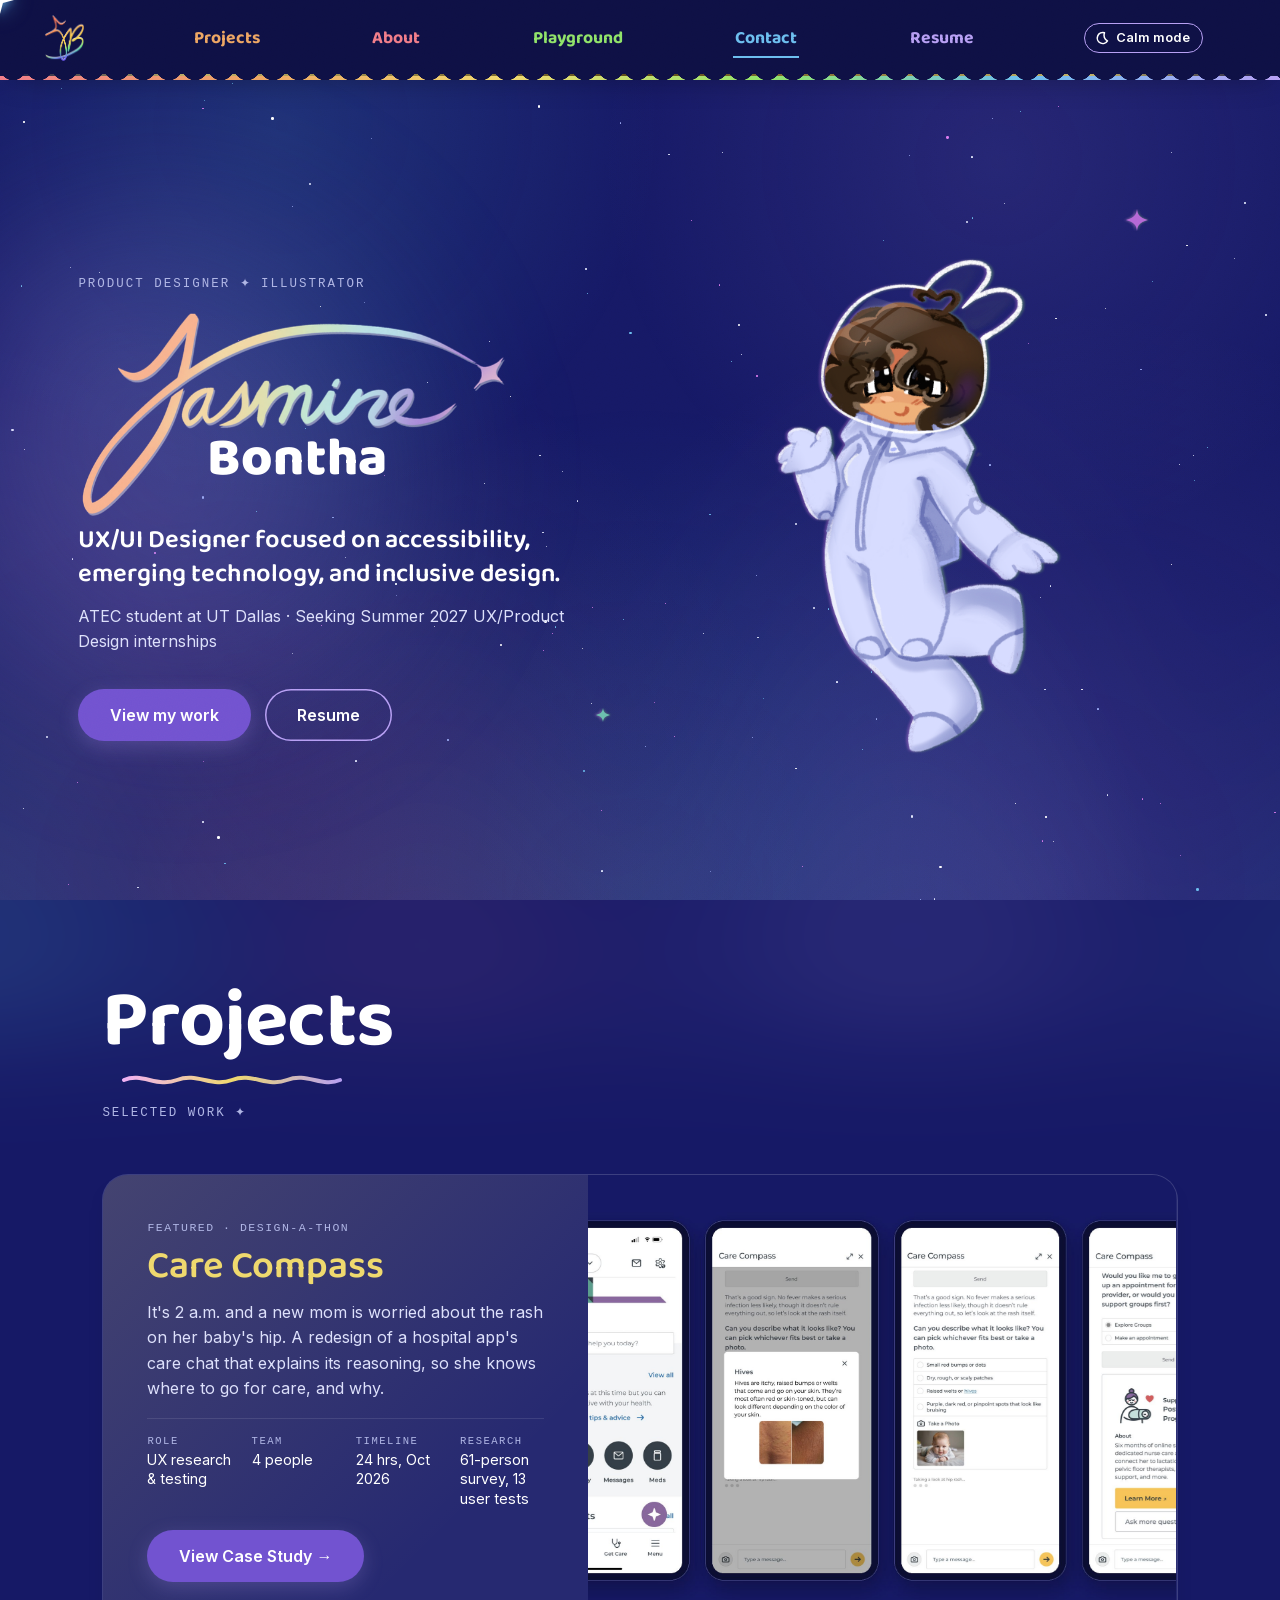
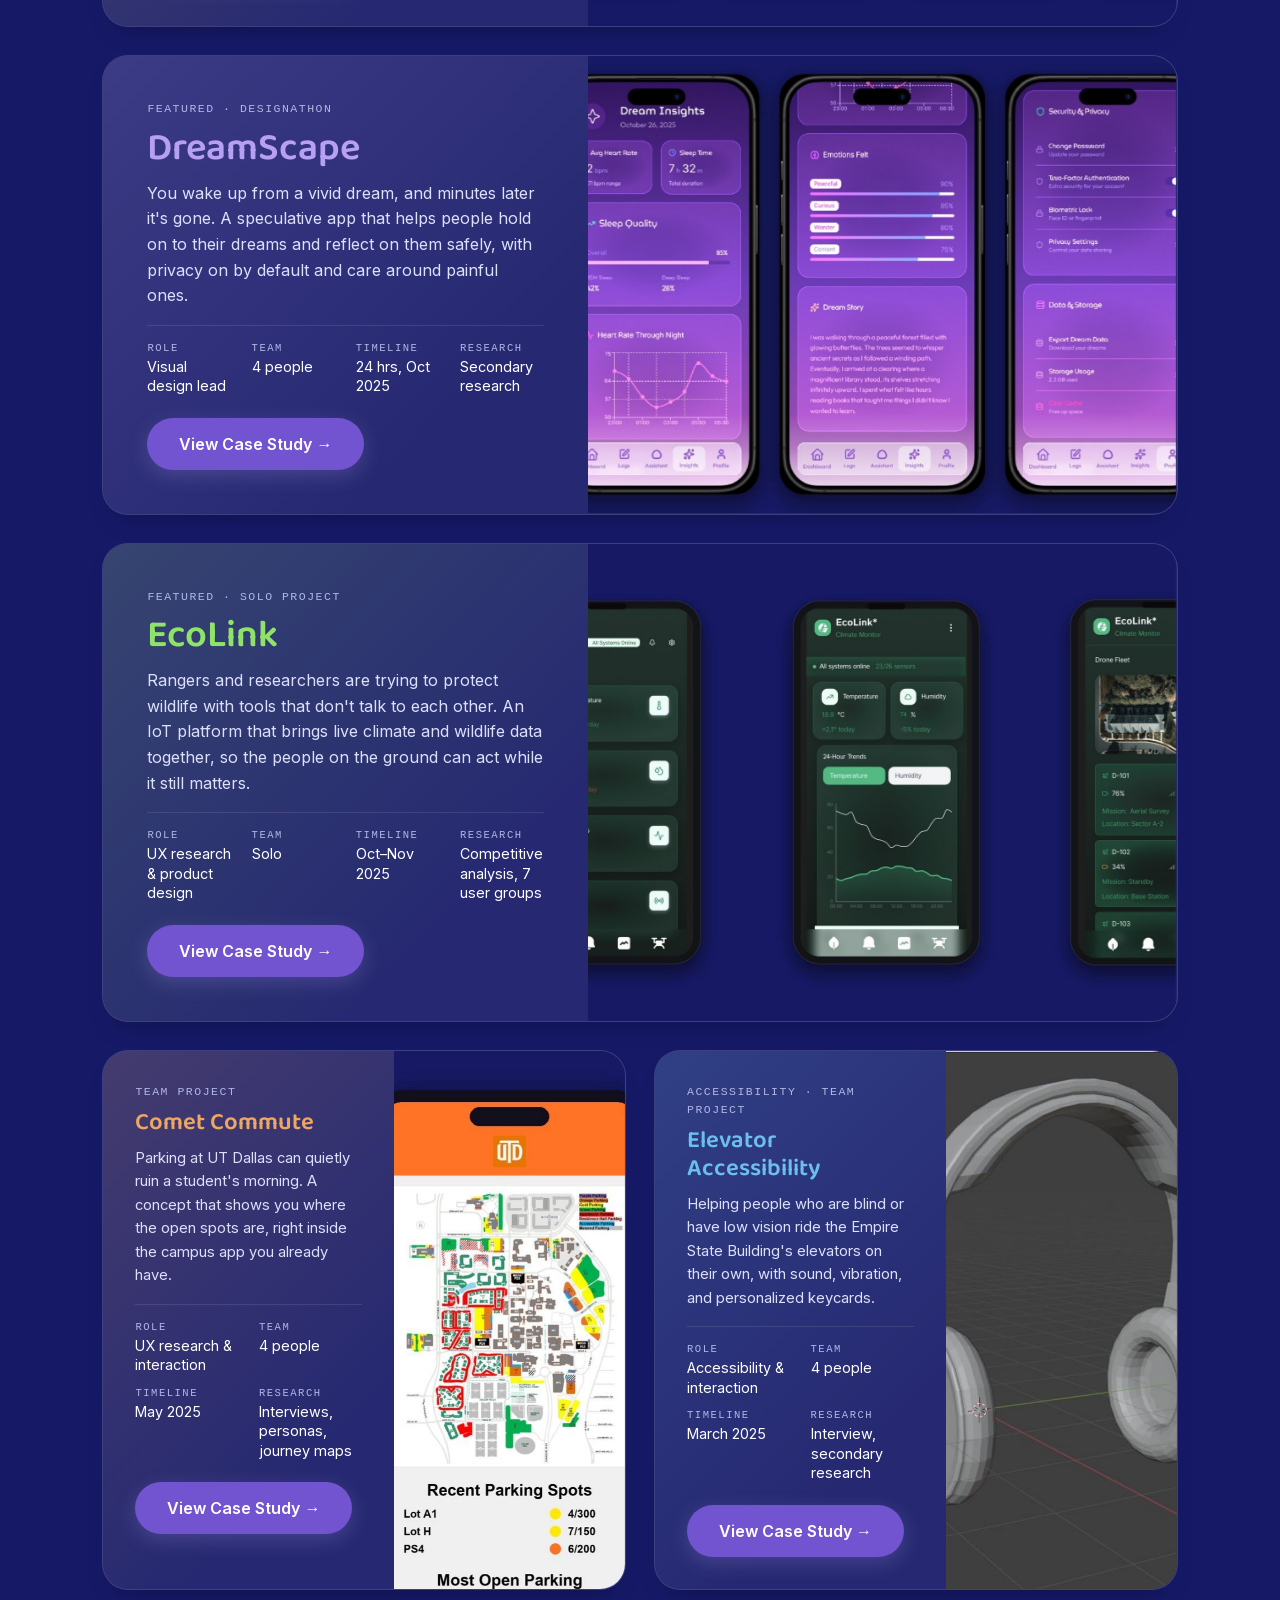
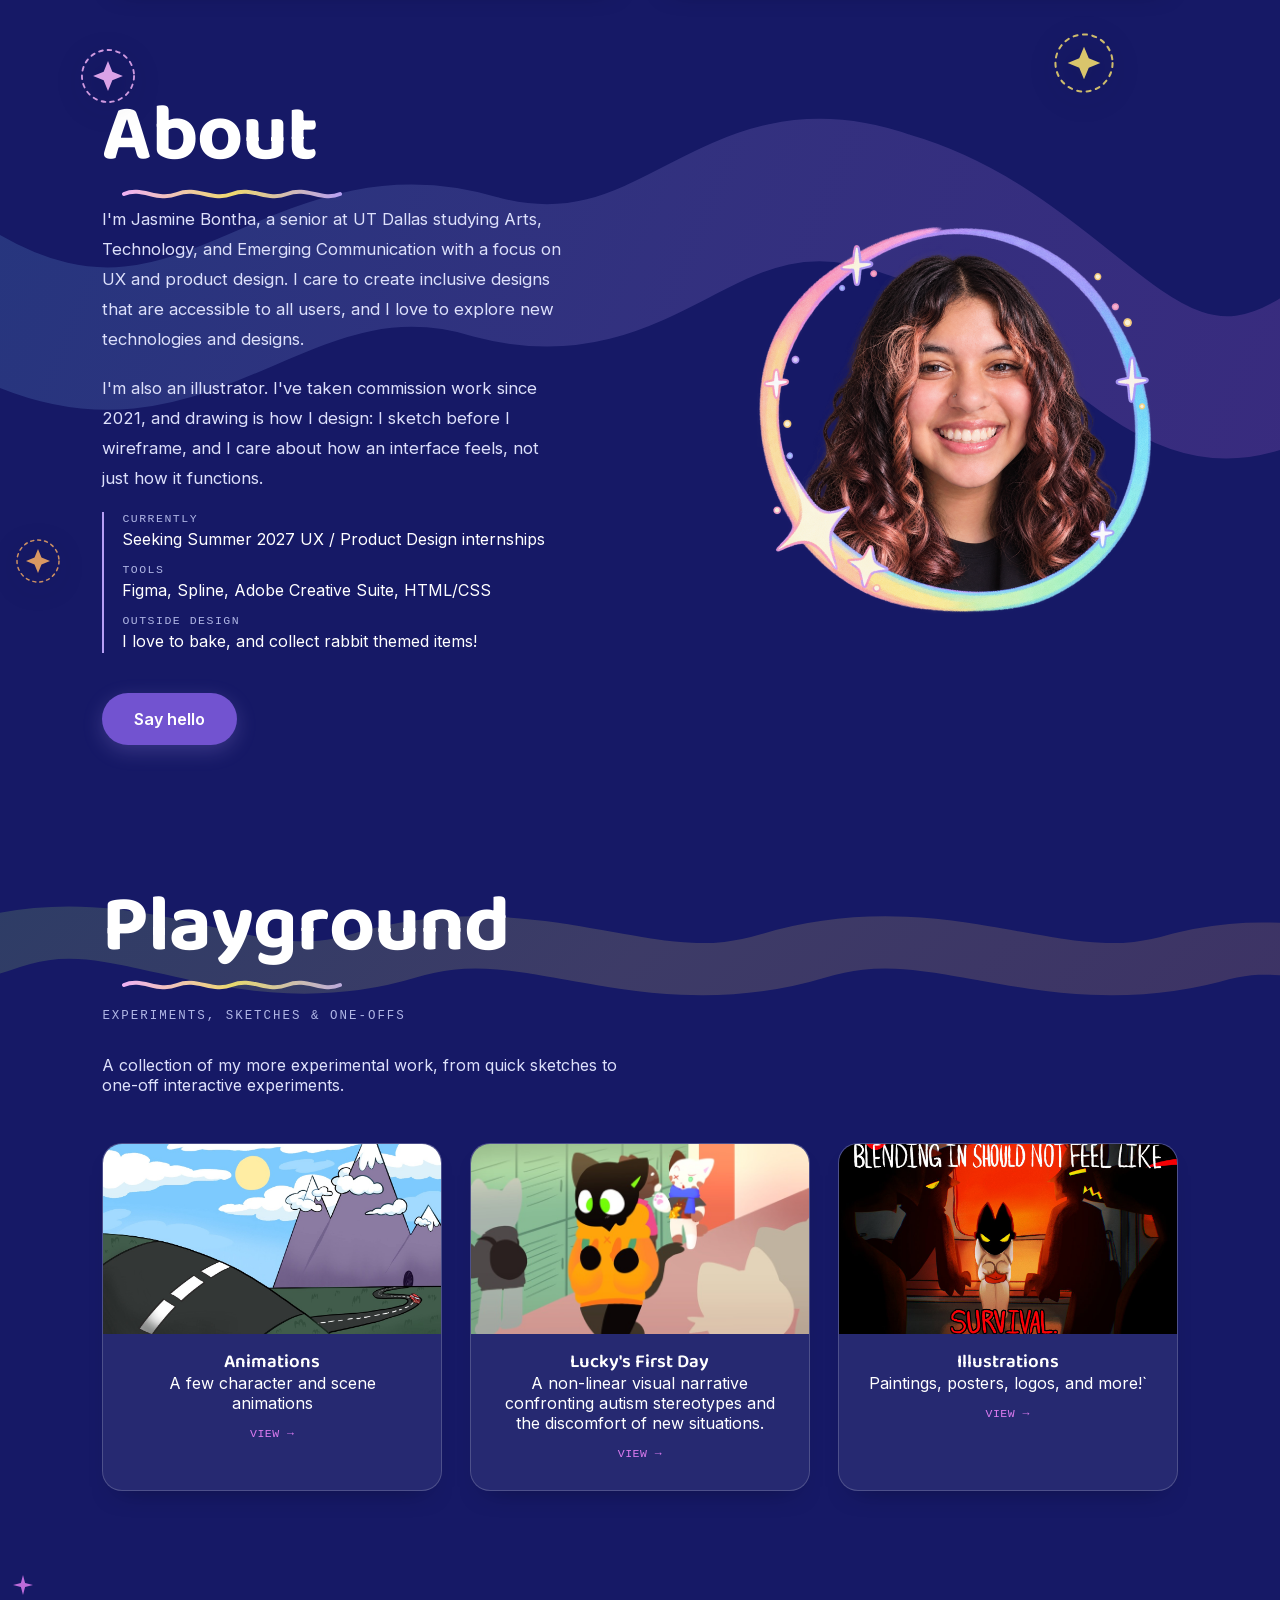
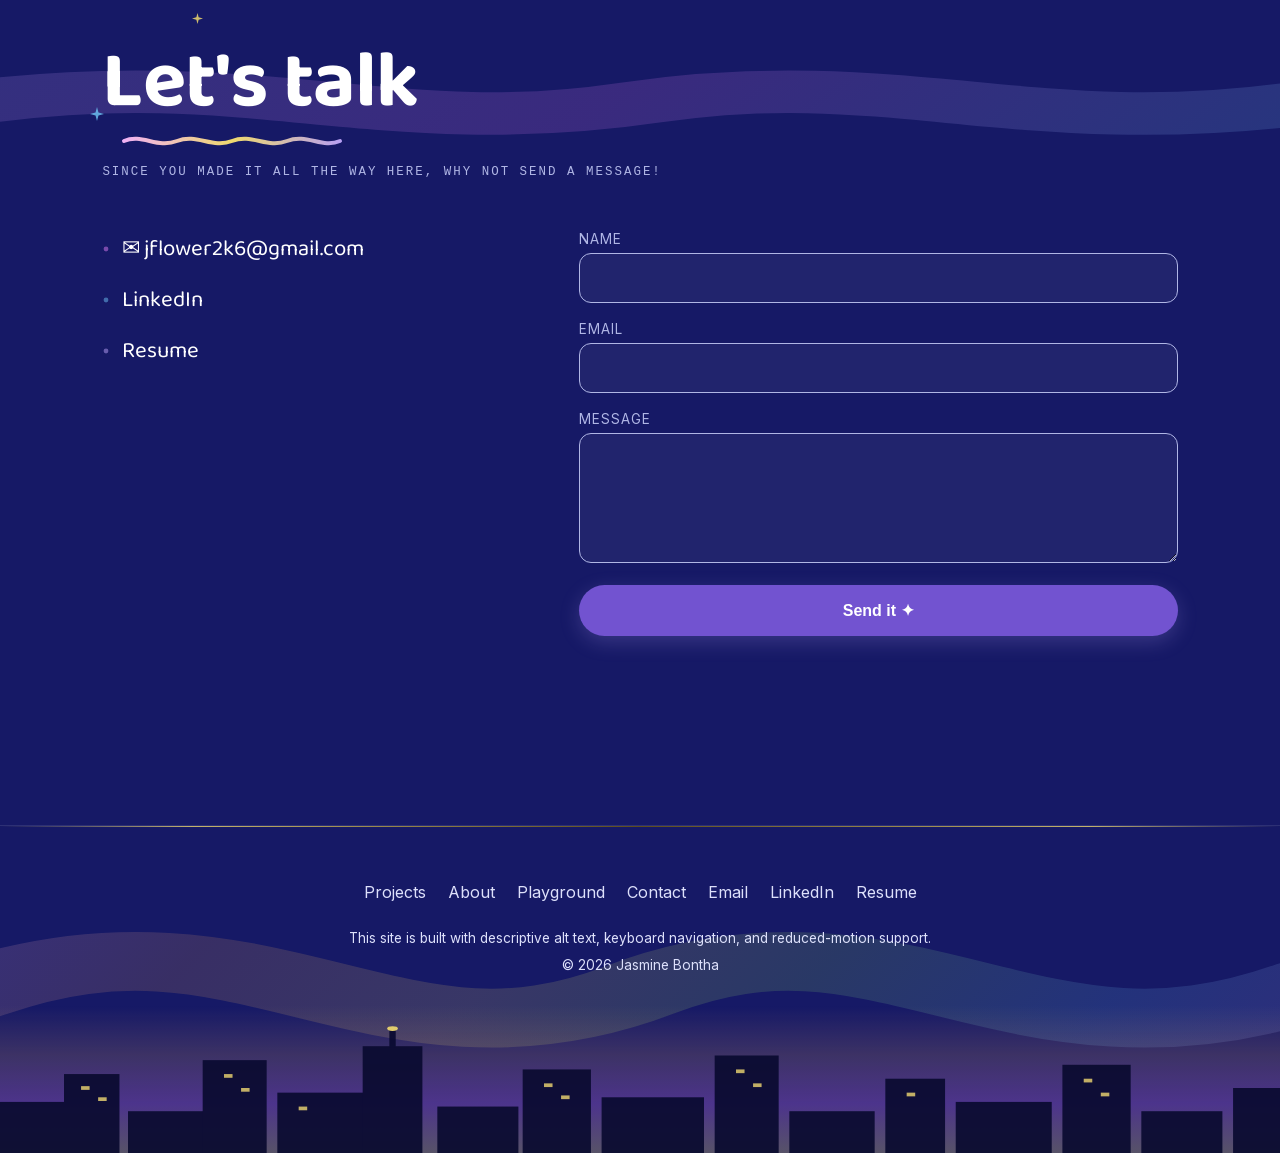
<file: index.html>
<!DOCTYPE html>
<html lang="en">

<head>
    <meta charset="UTF-8">
    <meta name="viewport" content="width=device-width, initial-scale=1.0">
    <title>Jasmine Bontha · Product Designer ✦ Illustrator</title>
    <meta name="description" content="Portfolio of Jasmine Bontha, a product designer and illustrator focused on accessibility and inclusive design.">
    <link rel="stylesheet" href="css/style.css">
    <script>
        /* Calm mode: set before first paint so there's no flash of motion.
           Defaults to on when the OS asks for reduced motion. See initCalmMode(). */
        (function () {
            var d = document.documentElement, pref = null;
            try { pref = localStorage.getItem('calm'); } catch (e) {}
            if (pref === '1' || (pref === null && window.matchMedia('(prefers-reduced-motion: reduce)').matches)) d.classList.add('calm');
            /* The big hero intro plays once per browser session; later loads
               get the quick entrance. See "First-visit hero intro" in style.css. */
            try {
                if (sessionStorage.getItem('introSeen')) d.classList.add('intro-seen');
                else sessionStorage.setItem('introSeen', '1');
            } catch (e) { d.classList.add('intro-seen'); }
        })();
    </script>
</head>

<body data-page="home" id="top">
    <a class="skip-link" href="#main-content">Skip to content</a>
    <div class="comet-trail" aria-hidden="true">
        <svg xmlns="http://www.w3.org/2000/svg" focusable="false">
            <defs>
                <!-- Full six-stop rainbow. reflect (not repeat) mirrors the run at each
                     tile boundary (red...purple...red) so there's no hard seam. -->
                <linearGradient id="trailGradient" gradientUnits="userSpaceOnUse" spreadMethod="reflect">
                    <stop offset="0%" stop-color="#f0b1f6" />
                    <stop offset="20%" stop-color="#eea663" />
                    <stop offset="40%" stop-color="#efd96e" />
                    <stop offset="60%" stop-color="#90e369" />
                    <stop offset="80%" stop-color="#6cbeef" />
                    <stop offset="100%" stop-color="#b79ff4" />
                </linearGradient>
                <clipPath id="trailReveal" clipPathUnits="userSpaceOnUse">
                    <rect id="trailRevealRect" x="0" y="0" width="0" height="0" />
                </clipPath>
                <!-- Fades the ribbon to transparent over its last stretch before
                     the reveal boundary, instead of ending in a hard flat cut —
                     reads as the trail thinning out into nothing, like a comet's
                     tail, right where the star's own glow picks up. y1/y2 are
                     updated every frame in tick() to track the current reveal
                     position; spreadMethod="pad" (the default) is what makes
                     everything above y1 stay fully opaque and everything below
                     y2 fully transparent, with no separate clip needed for those. -->
                <linearGradient id="trailFadeGradient" gradientUnits="userSpaceOnUse" x1="0" x2="0" y1="0" y2="0">
                    <stop offset="0%" stop-color="white" stop-opacity="1" />
                    <stop offset="100%" stop-color="white" stop-opacity="0" />
                </linearGradient>
                <mask id="trailFadeMask" maskUnits="userSpaceOnUse">
                    <rect id="trailFadeRect" x="0" y="0" width="0" height="0" fill="url(#trailFadeGradient)" />
                </mask>
            </defs>
        </svg>
    </div>
    <button class="comet-star" type="button" aria-label="Scroll to top">
        <span class="star-glyph">
            <svg viewBox="0 0 24 24" aria-hidden="true">
                <path
                    d="M12,1 L14.25,8.1 L21.53,6.5 L16.5,12 L21.53,17.5 L14.25,15.9 L12,23 L9.75,15.9 L2.47,17.5 L7.5,12 L2.47,6.5 L9.75,8.1 Z"
                    fill="#e2e7fc" />
            </svg>
        </span>
    </button>

    <div class="stars"></div>
    <div class="grain" aria-hidden="true"></div>

    <!-- Occasional shooting stars — long idle cycle, brief streak, so it
         happens every so often rather than as a constant repeating effect.
         Fixed in the viewport like .stars, so it stays put while the page
         scrolls. -->
    <div class="shooting-stars" aria-hidden="true">
        <span class="shooting-star shooting-star-a"></span>
        <span class="shooting-star shooting-star-b"></span>
    </div>

    <header class="site-nav">
        <nav class="nav-inner" aria-label="Primary">
            <a class="logo" href="#top"><img class="logo-mark" src="images/logo-jb.png" alt="Jasmine Bontha, back to top"></a>
            <button class="nav-toggle" type="button" aria-expanded="false" aria-controls="primary-links"><span aria-hidden="true">☰</span><span class="sr-only">Menu</span></button>
            <ul class="nav-links" id="primary-links">
                <li><a href="#projects" data-page="projects">Projects</a></li>
                <li><a href="#about" data-page="about">About</a></li>
                <li><a href="#playground" data-page="playground">Playground</a></li>
                <li><a href="#contact" data-page="contact">Contact</a></li>
                <li><a href="files/BonthaJasmine_RESUME2026.pdf" target="_blank" rel="noopener" data-page="resume">Resume<span class="sr-only"> (PDF, opens in a new tab)</span></a></li>
            </ul>
            <button class="calm-toggle" type="button" aria-pressed="false">
                <svg viewBox="0 0 32 32" aria-hidden="true" focusable="false"><path d="M21 5.5a11 11 0 1 0 6 16.2A12.5 12.5 0 0 1 21 5.5z" fill="none" stroke="currentColor" stroke-width="3" stroke-linejoin="round" /></svg>
                <span class="calm-label">Calm mode</span>
            </button>
        </nav>
        <div class="nav-underline" aria-hidden="true"></div>
    </header>

    <main id="main-content">
        <section class="hero">
            <!-- Soft rainbow nebula glow, filling the space behind the hero
                 text now that the comet ribbon is gone — a blurred radial-
                 gradient blob (the same procedural technique as body::before/
                 ::after), not a new illustration or motif. -->
            <div class="hero-glow" aria-hidden="true"></div>

            <div class="hero-text">
                <p class="eyebrow">PRODUCT DESIGNER ✦ ILLUSTRATOR</p>
                <h1 class="hero-name"><img class="hero-name-mark" src="images/logo-jasmine.png" alt="Jasmine"> <span class="hero-surname">Bontha</span></h1>
                <p class="hero-lede">UX/UI Designer focused on accessibility, emerging technology, and inclusive design.</p>
                <p class="hero-meta">ATEC student at UT Dallas · Seeking Summer 2027 UX/Product Design internships</p>
                <div class="hero-actions">
                    <a class="btn" href="#projects">View my work</a>
                    <a class="btn btn--ghost" href="files/BonthaJasmine_RESUME2026.pdf" target="_blank" rel="noopener">Resume <span class="sr-only">(PDF, opens in a new tab)</span></a>
                </div>
            </div>

            <div class="mascot-wrap">
                <button type="button" class="mascot-btn" aria-label="Boop her">
                    <img class="mascot" src="images/mascot-astronaut.png"
                        data-default-src="images/mascot-astronaut.png"
                        data-default-alt="Chibi illustration of Jasmine as an astronaut with bunny ears on her helmet, floating"
                        data-alt-src="images/mascot-astronaut-alt.png"
                        data-alt-alt="Chibi illustration of Jasmine as an astronaut, now scrunching her face mid-sneeze"
                        alt="Chibi illustration of Jasmine as an astronaut with bunny ears on her helmet, floating">
                </button>
                <svg class="hero-spark hero-spark-a" viewBox="0 0 24 24" aria-hidden="true">
                    <path d="M12 0 C13 6 14 9 24 12 C14 15 13 18 12 24 C11 18 10 15 0 12 C10 9 11 6 12 0 Z"
                        fill="#dc7bf0" />
                </svg>
                <svg class="hero-spark hero-spark-b" viewBox="0 0 24 24" aria-hidden="true">
                    <path d="M12 0 C13 6 14 9 24 12 C14 15 13 18 12 24 C11 18 10 15 0 12 C10 9 11 6 12 0 Z"
                        fill="#7ce3bd" />
                </svg>
            </div>
        </section>


        <section id="projects" class="page-hero" style="min-height:auto; padding-bottom:0;">
            <h2 class="reveal">Projects</h2>
            <svg class="squiggle-underline" viewBox="0 0 220 20" aria-hidden="true">
                <path d="M2,10 C20,2 35,18 55,10 C75,2 90,18 110,10 C130,2 145,18 165,10 C185,2 200,18 218,10"
                    fill="none" stroke="url(#squiggleGrad)" stroke-width="4" stroke-linecap="round" />
                <defs>
                    <linearGradient id="squiggleGrad" x1="0" y1="0" x2="220" y2="0" gradientUnits="userSpaceOnUse">
                        <stop offset="0%" stop-color="#f0b1f6" />
                        <stop offset="50%" stop-color="#efd96e" />
                        <stop offset="100%" stop-color="#b79ff4" />
                    </linearGradient>
                </defs>
            </svg>
            <p class="eyebrow" style="margin-top:14px;">SELECTED WORK ✦</p>
        </section>

        <section aria-label="Projects" class="projects-list">
            <!-- Flagships first and full width (Care Compass, DreamScape, EcoLink), then the
                 two team projects side by side. Order matches the case-study
                 prev/next loop. .project-meta only holds facts that are on the
                 case-study page or the resume. -->
            <article class="project-spread project-spread--featured reveal-fade" style="--accent:#efd96e; --accent-deep:#6e580c;">
                <div class="project-card">
                    <p class="project-kicker">Featured · Design-a-thon</p>
                    <h3>Care Compass</h3>
                    <p>It's 2 a.m. and a new mom is worried about the rash on her baby's hip. A redesign of a
                        hospital app's care chat that explains its reasoning, so she knows where to go for care,
                        and why.</p>
                    <dl class="project-meta">
                        <div><dt>Role</dt><dd>UX research &amp; testing</dd></div>
                        <div><dt>Team</dt><dd>4 people</dd></div>
                        <div><dt>Timeline</dt><dd>24 hrs, Oct 2026</dd></div>
                        <div><dt>Research</dt><dd>61-person survey, 13 user tests</dd></div>
                    </dl>
                    <a class="btn" href="case-studies/care-compass.html">View Case Study <span class="arrow">→</span></a>
                </div>
                <a class="project-visual" href="case-studies/care-compass.html" aria-label="View Care Compass case study">
                    <img src="images/case-carecompass-wide.jpg" alt="">
                </a>
            </article>

            <article class="project-spread project-spread--featured reveal-fade" style="--accent:#b79ff4; --accent-deep:#7253d0;">
                <div class="project-card">
                    <p class="project-kicker">Featured · Designathon</p>
                    <h3>DreamScape</h3>
                    <p>You wake up from a vivid dream, and minutes later it's gone. A speculative app that helps people
                        hold on to their dreams and reflect on them safely, with privacy on by default and care
                        around painful ones.</p>
                    <dl class="project-meta">
                        <div><dt>Role</dt><dd>Visual design lead</dd></div>
                        <div><dt>Team</dt><dd>4 people</dd></div>
                        <div><dt>Timeline</dt><dd>24 hrs, Oct 2025</dd></div>
                        <div><dt>Research</dt><dd>Secondary research</dd></div>
                    </dl>
                    <a class="btn" href="case-studies/dreamscape.html">View Case Study <span class="arrow">→</span></a>
                </div>
                <a class="project-visual" href="case-studies/dreamscape.html" aria-label="View DreamScape case study">
                    <img src="images/case-dreamscape-wide.jpg" alt="">
                </a>
            </article>

            <article class="project-spread project-spread--featured reveal-fade" style="--accent:#90e369; --accent-deep:#28713e;">
                <div class="project-card">
                    <p class="project-kicker">Featured · Solo project</p>
                    <h3>EcoLink</h3>
                    <p>Rangers and researchers are trying to protect wildlife with tools that don't talk to each other.
                        An IoT platform that brings live climate and wildlife data together, so the people on the
                        ground can act while it still matters.</p>
                    <dl class="project-meta">
                        <div><dt>Role</dt><dd>UX research &amp; product design</dd></div>
                        <div><dt>Team</dt><dd>Solo</dd></div>
                        <div><dt>Timeline</dt><dd>Oct–Nov 2025</dd></div>
                        <div><dt>Research</dt><dd>Competitive analysis, 7 user groups</dd></div>
                    </dl>
                    <a class="btn" href="case-studies/ecolink.html">View Case Study <span class="arrow">→</span></a>
                </div>
                <a class="project-visual" href="case-studies/ecolink.html" aria-label="View EcoLink case study">
                    <img src="images/case-ecolink-wide.jpg" alt="">
                </a>
            </article>

            <article class="project-spread reveal-fade" style="--accent:#eea663; --accent-deep:#98521c;">
                <div class="project-card">
                    <p class="project-kicker">Team project</p>
                    <h3>Comet Commute</h3>
                    <p>Parking at UT Dallas can quietly ruin a student's morning. A concept that shows you where the
                        open spots are, right inside the campus app you already have.</p>
                    <dl class="project-meta">
                        <div><dt>Role</dt><dd>UX research &amp; interaction</dd></div>
                        <div><dt>Team</dt><dd>4 people</dd></div>
                        <div><dt>Timeline</dt><dd>May 2025</dd></div>
                        <div><dt>Research</dt><dd>Interviews, personas, journey maps</dd></div>
                    </dl>
                    <a class="btn" href="case-studies/comet-commute.html">View Case Study <span class="arrow">→</span></a>
                </div>
                <a class="project-visual" href="case-studies/comet-commute.html" aria-label="View Comet Commute case study">
                    <img src="images/orbit-comet.jpg" alt="">
                </a>
            </article>

            <article class="project-spread reveal-fade" style="--accent:#6cbeef; --accent-deep:#3058c3;">
                <div class="project-card">
                    <p class="project-kicker">Accessibility · Team project</p>
                    <h3>Elevator Accessibility</h3>
                    <p>Helping people who are blind or have low vision ride the Empire State Building's elevators on
                        their own, with sound, vibration, and personalized keycards.</p>
                    <dl class="project-meta">
                        <div><dt>Role</dt><dd>Accessibility &amp; interaction</dd></div>
                        <div><dt>Team</dt><dd>4 people</dd></div>
                        <div><dt>Timeline</dt><dd>March 2025</dd></div>
                        <div><dt>Research</dt><dd>Interview, secondary research</dd></div>
                    </dl>
                    <a class="btn" href="case-studies/elevator-accessibility.html">View Case Study <span class="arrow">→</span></a>
                </div>
                <a class="project-visual" href="case-studies/elevator-accessibility.html" aria-label="View Elevator Accessibility case study">
                    <img src="images/orbit-elevator.jpg" alt="">
                </a>
            </article>
        </section>

        <section id="about" class="page-hero">
            <svg class="bg-squiggle" viewBox="0 0 1000 500" fill="none" preserveAspectRatio="none" aria-hidden="true">
                <defs>
                    <linearGradient id="aboutRibbon" x1="0" y1="0" x2="1000" y2="500" gradientUnits="userSpaceOnUse">
                        <stop offset="0%" stop-color="#6cbeef" />
                        <stop offset="50%" stop-color="#b79ff4" />
                        <stop offset="100%" stop-color="#dc7bf0" />
                    </linearGradient>
                </defs>
                <path d="M-20,180 C150,260 220,120 380,160 C520,190 560,80 700,120 C850,155 900,280 1020,220"
                    stroke="url(#aboutRibbon)" stroke-width="90" stroke-linecap="round" opacity=".18" />
            </svg>
            <div class="about-grid">
                <div class="about-copy reveal">
                    <h2>About</h2>
                    <svg class="squiggle-underline" viewBox="0 0 220 20" aria-hidden="true">
                        <path d="M2,10 C20,2 35,18 55,10 C75,2 90,18 110,10 C130,2 145,18 165,10 C185,2 200,18 218,10"
                            fill="none" stroke="url(#squiggleGrad)" stroke-width="4" stroke-linecap="round" />
                    </svg>
                    <p>
                        I'm Jasmine Bontha, a senior at UT Dallas studying Arts, Technology, and Emerging
                        Communication with a focus on UX and product design. I care to create inclusive designs that are accessible to all users, and I love to explore new technologies and designs.
                    </p>
                    <p>
                        I'm also an illustrator. I've taken commission work since 2021, and drawing is how I
                        design: I sketch before I wireframe, and I care about how an interface feels, not just how it
                        functions.
                    </p>
                    <dl class="about-facts">
                        <div>
                            <dt>Currently</dt>
                            <dd>Seeking Summer 2027 UX / Product Design internships</dd>
                        </div>
                        <div>
                            <dt>Tools</dt>
                            <dd>Figma, Spline, Adobe Creative Suite, HTML/CSS</dd>
                        </div>
                        <div>
                            <dt>Outside design</dt>
                            <dd>I love to bake, and collect rabbit themed items!</dd>
                        </div>
                    </dl>
                    <a class="btn" href="#contact" style="margin-top:10px; display:inline-block;">Say hello</a>
                </div>

                <div class="reveal-right">
                    <div class="avatar-frame">
                        <img class="avatar-photo" src="images/avatar-jasmine.png"
                            alt="Jasmine Bontha smiling, with a hand-illustrated rainbow shooting-star ring around the portrait">
                    </div>
                </div>
            </div>

            <!-- Sketchbook doodles — floating around the About content rather
                 than their own separate section below it. Each .doodle has an
                 individual aria-label, so no group label needed here. -->
            <div class="about-doodles">
                <button class="doodle doodle-1" aria-label="Fun fact about sewing">
                    <img src="images/doodle-1.svg" alt="">
                </button>
                <div class="planet-card" style="top:2%; left:13%;">
                    <h3>Sewing</h3>
                    <p>I've been learning to sew!</p>
                </div>

                <button class="doodle doodle-2" aria-label="Fun fact about my heritage">
                    <img src="images/doodle-2.svg" alt="">
                </button>
                <div class="planet-card" style="top:64%; left:8%;">
                    <h3>Heritage</h3>
                    <p>I'm mixed! I'm Tibetan and Indian!</p>
                </div>

                <button class="doodle doodle-3" aria-label="Fun fact about horror">
                    <img src="images/doodle-3.svg" alt="">
                </button>
                <div class="planet-card" style="top:2%; left:56%;">
                    <h3>Horror</h3>
                    <p>I love to read horror novels and watch scary things!</p>
                </div>
            </div>

            <div class="doodles-fallback reveal-fade">
                <div class="card">
                    <img src="images/doodle-1.svg" alt="">
                    <div><h3>Sewing</h3><p>I've been learning to sew!</p></div>
                </div>
                <div class="card">
                    <img src="images/doodle-2.svg" alt="">
                    <div><h3>Heritage</h3><p>I'm mixed! I'm Tibetan and Indian!</p></div>
                </div>
                <div class="card">
                    <img src="images/doodle-3.svg" alt="">
                    <div><h3>Horror</h3><p>I love to read horror novels and watch scary things!</p></div>
                </div>
            </div>
        </section>

        <section id="playground" class="page-hero" style="min-height:auto; padding-bottom:0;">
            <svg class="bg-squiggle" viewBox="0 0 1000 500" fill="none" preserveAspectRatio="none" aria-hidden="true">
                <defs>
                    <linearGradient id="playgroundRibbon" x1="0" y1="0" x2="1000" y2="500" gradientUnits="userSpaceOnUse">
                        <stop offset="0%" stop-color="#90e369" />
                        <stop offset="50%" stop-color="#efd96e" />
                        <stop offset="100%" stop-color="#eea663" />
                    </linearGradient>
                </defs>
                <path d="M-20,250 C100,150 180,340 300,260 C420,180 500,340 620,260 C740,180 820,340 940,260 C980,240 1000,250 1020,250"
                    stroke="url(#playgroundRibbon)" stroke-width="90" stroke-linecap="round" opacity=".18" />
            </svg>
            <h2 class="reveal">Playground</h2>
            <svg class="squiggle-underline" viewBox="0 0 220 20" aria-hidden="true">
                <path d="M2,10 C20,2 35,18 55,10 C75,2 90,18 110,10 C130,2 145,18 165,10 C185,2 200,18 218,10"
                    fill="none" stroke="url(#squiggleGrad)" stroke-width="4" stroke-linecap="round" />
            </svg>
            <p class="eyebrow" style="margin-top:14px;">EXPERIMENTS, SKETCHES &amp; ONE-OFFS</p>
            <p style="color:var(--text-dim); max-width:52ch; margin-top:14px;">
                A collection of my more experimental work, from quick sketches to one-off
                interactive experiments.
        </section>

        <section aria-label="Playground content">
            <div class="playground-deck stagger">
                <a class="sticker-card" href="playground/animations.html">
                    <img class="sticker-thumb" src="images/playground-animations.jpg" alt="">
                    <h3>Animations</h3>
                    <p>A few character and scene animations</p>
                    <span class="sticker-view">View →</span>
                </a>
                <!-- Real, finished work (not a placeholder) — moved here from the
                     Projects list at Jasmine's request. It has no case-study page in
                     this repo (it's an existing standalone illustration site), so it
                     links straight out to it, same as it did from Projects. -->
                <a class="sticker-card" href="https://cherrieb3.github.io/Luckys-First-Day/" target="_blank" rel="noopener">
                    <img class="sticker-thumb" src="images/playground-lucky.jpg" alt="">
                    <h3>Lucky's First Day</h3>
                    <p>A non-linear visual narrative confronting autism stereotypes and the discomfort of new situations.</p>
                    <span class="sticker-view">View →</span>
                </a>
                <a class="sticker-card" href="playground/illustrations.html">
                    <img class="sticker-thumb" src="images/playground-illustrations.jpg" alt="">
                    <h3>Illustrations</h3>
                    <p>Paintings, posters, logos, and more!`</p>
                    <span class="sticker-view">View →</span>
                </a>
            </div>
        </section>

        <section id="contact" class="page-hero" style="min-height:auto; padding-bottom:0;">
            <svg class="bg-squiggle" viewBox="0 0 1000 500" fill="none" preserveAspectRatio="none" aria-hidden="true">
                <defs>
                    <linearGradient id="contactRibbon" x1="0" y1="0" x2="1000" y2="500" gradientUnits="userSpaceOnUse">
                        <stop offset="0%" stop-color="#b79ff4" />
                        <stop offset="50%" stop-color="#dc7bf0" />
                        <stop offset="100%" stop-color="#6cbeef" />
                    </linearGradient>
                </defs>
                <path d="M-20,300 C200,220 300,380 500,300 C700,220 800,380 1020,300"
                    stroke="url(#contactRibbon)" stroke-width="90" stroke-linecap="round" opacity=".18" />
            </svg>
            <svg class="mini-spark spark-a" viewBox="0 0 24 24" aria-hidden="true"><path d="M12 0 L14.5 9.5 L24 12 L14.5 14.5 L12 24 L9.5 14.5 L0 12 L9.5 9.5 Z" fill="#dc7bf0" /></svg>
            <svg class="mini-spark spark-b" viewBox="0 0 24 24" aria-hidden="true"><path d="M12 0 L14.5 9.5 L24 12 L14.5 14.5 L12 24 L9.5 14.5 L0 12 L9.5 9.5 Z" fill="#6cbeef" /></svg>
            <svg class="mini-spark spark-c" viewBox="0 0 24 24" aria-hidden="true"><path d="M12 0 L14.5 9.5 L24 12 L14.5 14.5 L12 24 L9.5 14.5 L0 12 L9.5 9.5 Z" fill="#efd96e" /></svg>
            <h2 class="reveal">Let's talk</h2>
            <svg class="squiggle-underline" viewBox="0 0 220 20" aria-hidden="true">
                <path d="M2,10 C20,2 35,18 55,10 C75,2 90,18 110,10 C130,2 145,18 165,10 C185,2 200,18 218,10"
                    fill="none" stroke="url(#squiggleGrad)" stroke-width="4" stroke-linecap="round" />
            </svg>
            <p class="eyebrow" style="margin-top:14px;">Since you made it all the way here, why not send a message!</p>
        </section>

        <section class="contact-body">
            <div class="contact-grid reveal-fade">
                <div class="contact-direct">
                    <a href="mailto:jflower2k6@gmail.com">✉ jflower2k6@gmail.com</a>
                    <a href="https://www.linkedin.com/in/jasmine-b-1a2929231/" target="_blank" rel="noopener">LinkedIn</a>
                    <a href="files/BonthaJasmine_RESUME2026.pdf" target="_blank" rel="noopener">Resume <span class="sr-only">(PDF, opens in a new tab)</span></a>
                </div>

                <div>
                    <form class="contact-form" id="contactForm" action="https://formspree.io/f/xrpgwbwo" method="POST" aria-label="Contact form">
                        <div>
                            <label for="name">Name</label>
                            <input type="text" id="name" name="name" autocomplete="name" required>
                        </div>
                        <div>
                            <label for="email">Email</label>
                            <input type="email" id="email" name="email" autocomplete="email" required>
                        </div>
                        <div>
                            <label for="message">Message</label>
                            <textarea id="message" name="message" rows="5" required></textarea>
                        </div>
                        <button class="btn" type="submit" id="contactSendBtn">Send it ✦</button>
                        <p class="contact-form-status" id="contactFormStatus" role="status" aria-live="polite"></p>
                    </form>
                </div>
            </div>
        </section>
    </main>

    <footer>
        <svg class="bg-squiggle" viewBox="0 0 1000 500" fill="none" preserveAspectRatio="none" aria-hidden="true">
            <defs>
                <linearGradient id="footerRibbon" x1="0" y1="0" x2="1000" y2="500" gradientUnits="userSpaceOnUse">
                    <stop offset="0%" stop-color="#f0b1f6" />
                    <stop offset="20%" stop-color="#eea663" />
                    <stop offset="40%" stop-color="#efd96e" />
                    <stop offset="60%" stop-color="#90e369" />
                    <stop offset="80%" stop-color="#6cbeef" />
                    <stop offset="100%" stop-color="#b79ff4" />
                </linearGradient>
            </defs>
            <path d="M-20,250 C200,100 300,400 500,250 C700,100 800,400 1020,250"
                stroke="url(#footerRibbon)" stroke-width="90" stroke-linecap="round" opacity=".16" />
        </svg>

        <!-- The journey's end: after a whole page of deep space, the very
             bottom of the site is a warm horizon glow and a city skyline —
             landing back home on Earth. Simple hand-drawn building blocks,
             not a literal/detailed illustration, matching the rest of the
             site's line-art convention. -->
        <div class="horizon-glow" aria-hidden="true"></div>
        <svg class="city-skyline" viewBox="0 0 600 140" preserveAspectRatio="none" aria-hidden="true">
            <g fill="#0a0b30">
                <rect x="0" y="85" width="36" height="55" />
                <rect x="30" y="55" width="26" height="85" />
                <rect x="60" y="95" width="40" height="45" />
                <rect x="95" y="40" width="30" height="100" />
                <rect x="130" y="75" width="45" height="65" />
                <rect x="170" y="25" width="28" height="115" />
                <rect x="205" y="90" width="38" height="50" />
                <rect x="245" y="50" width="32" height="90" />
                <rect x="282" y="80" width="48" height="60" />
                <rect x="335" y="35" width="30" height="105" />
                <rect x="370" y="95" width="40" height="45" />
                <rect x="415" y="60" width="28" height="80" />
                <rect x="448" y="85" width="45" height="55" />
                <rect x="498" y="45" width="32" height="95" />
                <rect x="535" y="95" width="38" height="45" />
                <rect x="578" y="70" width="22" height="70" />
            </g>
            <!-- A little antenna on the tallest tower, and a scatter of lit
                 windows — small, warm, hand-placed touches rather than a
                 repeating pattern. -->
            <line x1="184" y1="25" x2="184" y2="8" stroke="#0a0b30" stroke-width="3" stroke-linecap="round" />
            <circle cx="184" cy="6" r="2.5" fill="#efd96e" />
            <g fill="#efd96e" opacity=".85">
                <rect x="38" y="68" width="4" height="4" />
                <rect x="46" y="80" width="4" height="4" />
                <rect x="105" y="55" width="4" height="4" />
                <rect x="113" y="70" width="4" height="4" />
                <rect x="140" y="90" width="4" height="4" />
                <rect x="255" y="65" width="4" height="4" />
                <rect x="263" y="78" width="4" height="4" />
                <rect x="345" y="50" width="4" height="4" />
                <rect x="353" y="65" width="4" height="4" />
                <rect x="425" y="75" width="4" height="4" />
                <rect x="508" y="60" width="4" height="4" />
                <rect x="516" y="75" width="4" height="4" />
            </g>
        </svg>

        <nav class="footer-links" aria-label="Footer">
            <a href="#projects">Projects</a>
            <a href="#about">About</a>
            <a href="#playground">Playground</a>
            <a href="#contact">Contact</a>
            <a href="mailto:jflower2k6@gmail.com">Email</a>
            <a href="https://www.linkedin.com/in/jasmine-b-1a2929231/" target="_blank" rel="noopener">LinkedIn<span class="sr-only"> (opens in a new tab)</span></a>
            <a href="files/BonthaJasmine_RESUME2026.pdf" target="_blank" rel="noopener">Resume<span class="sr-only"> (PDF, opens in a new tab)</span></a>
        </nav>
        <p class="footer-note">This site is built with descriptive alt text, keyboard navigation, and reduced-motion support.</p>
        <p class="footer-note">© 2026 Jasmine Bontha</p>
    </footer>

    <script src="js/main.js"></script>
</body>

</html>
</file>
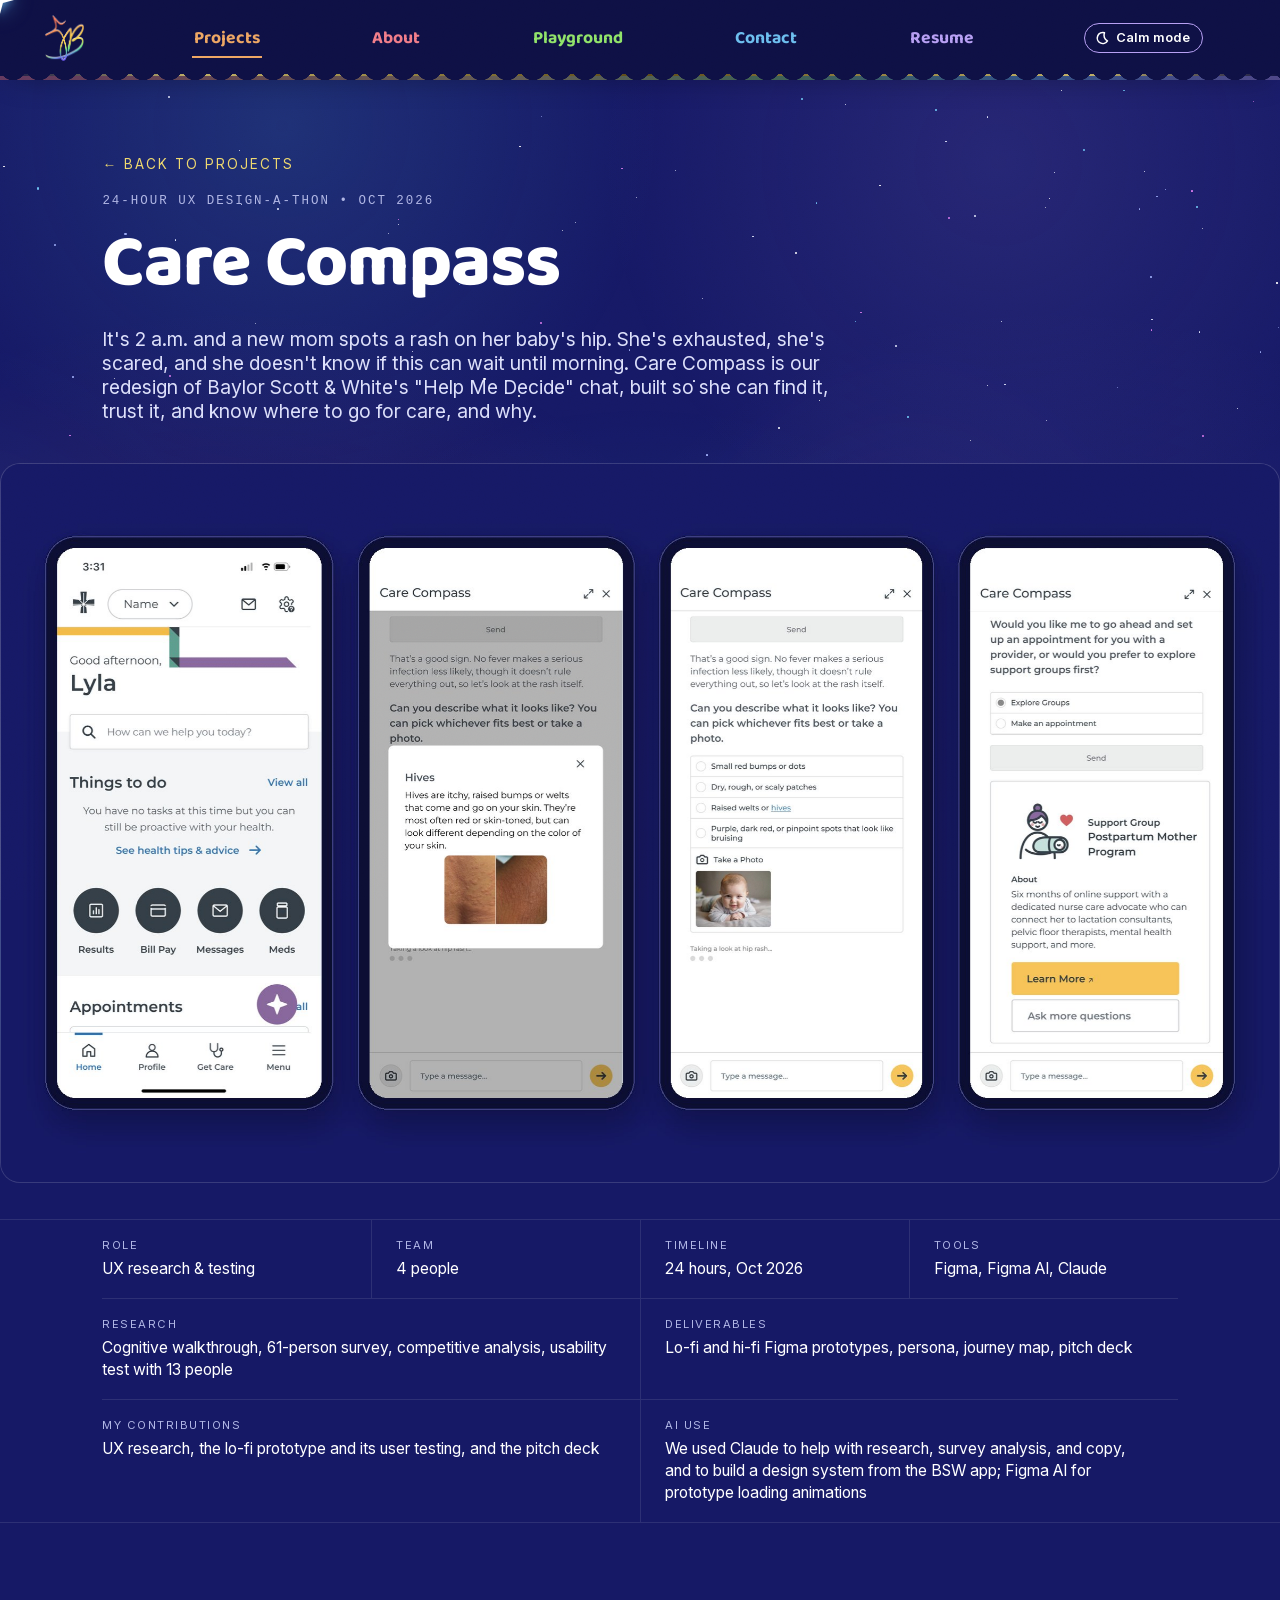
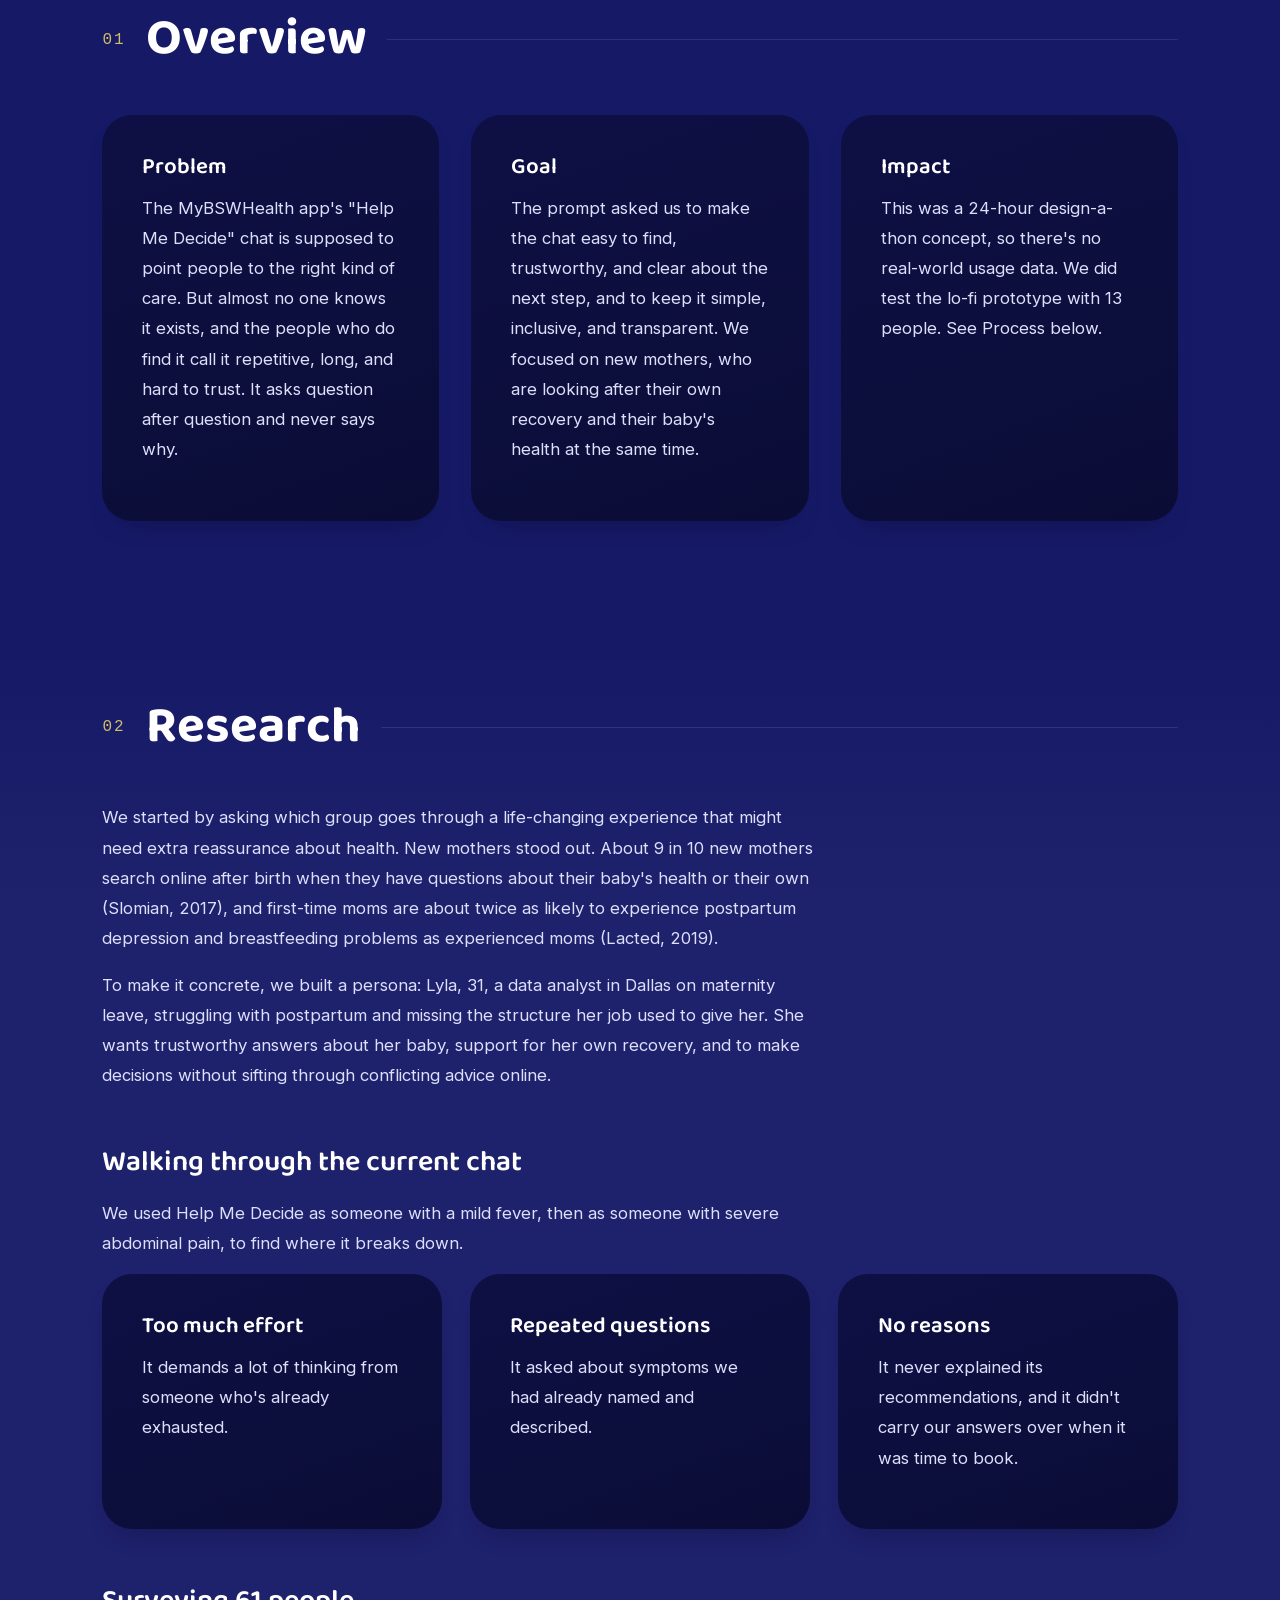
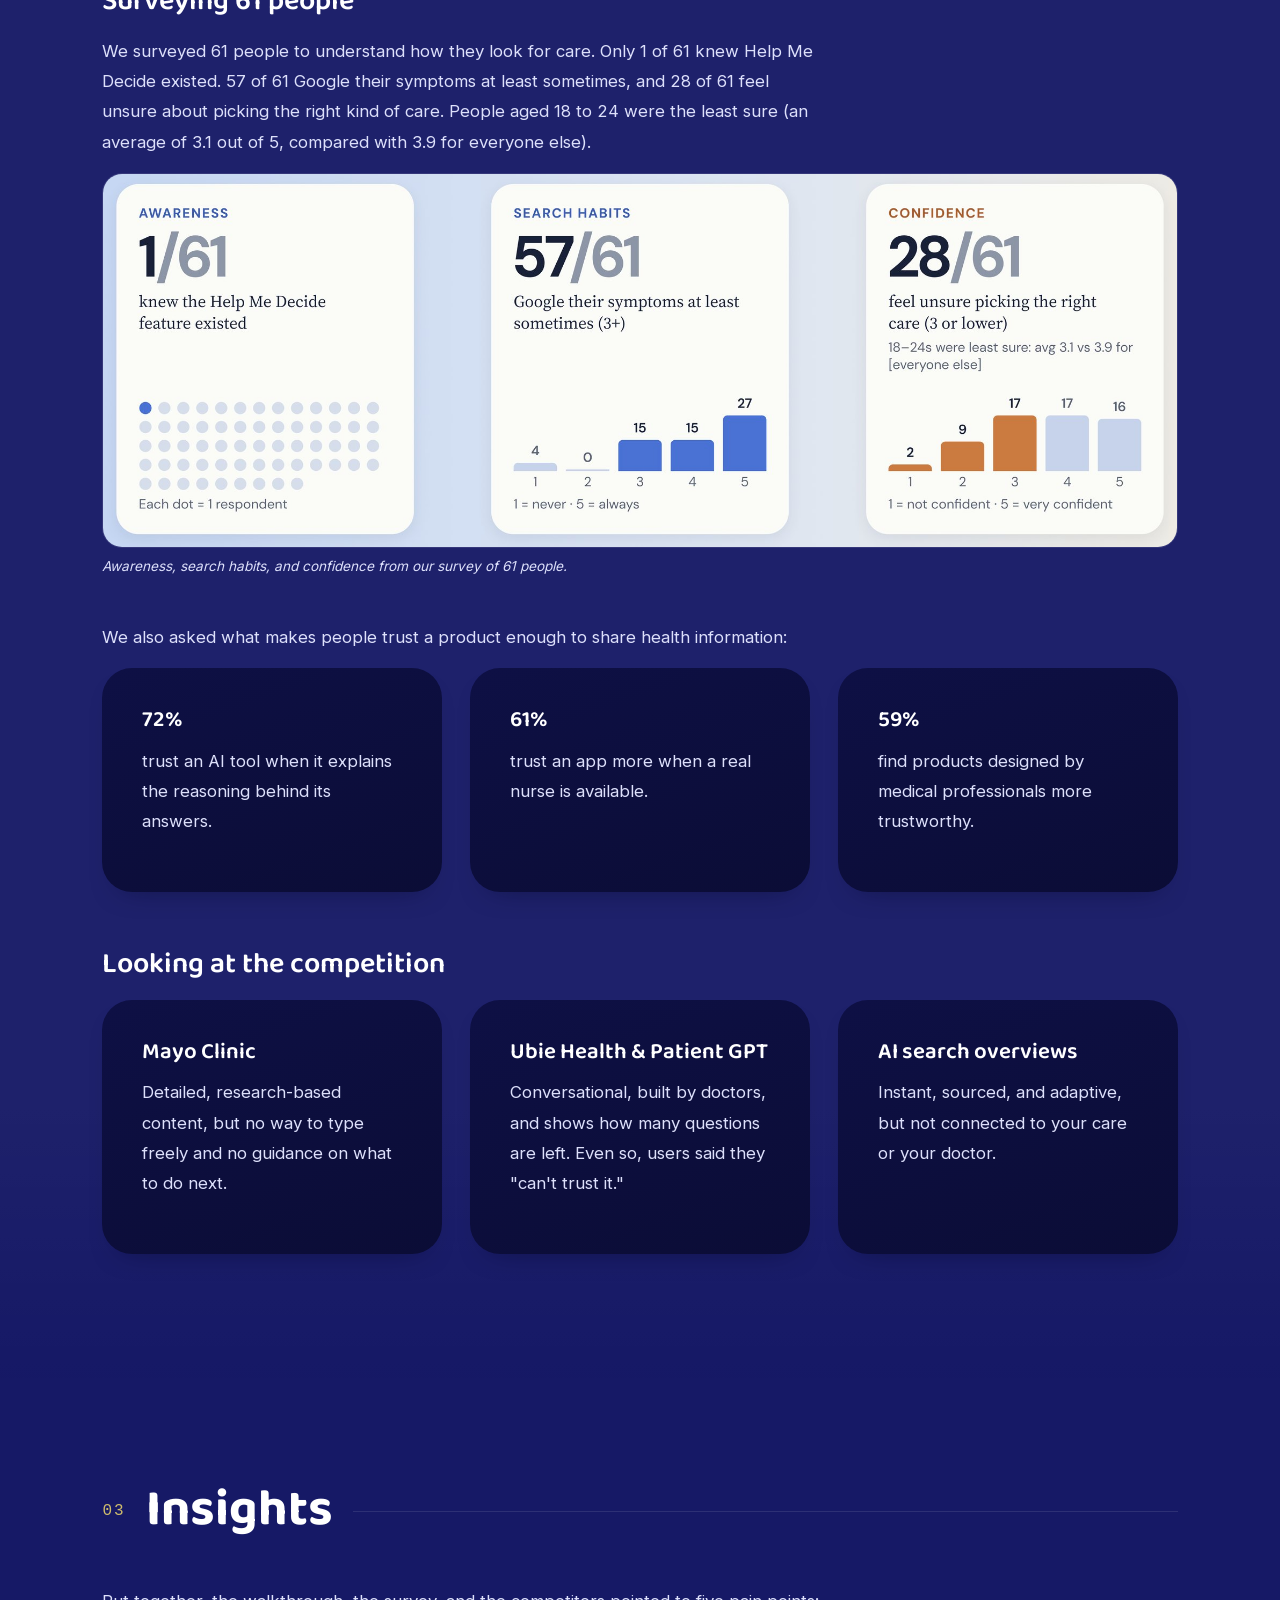
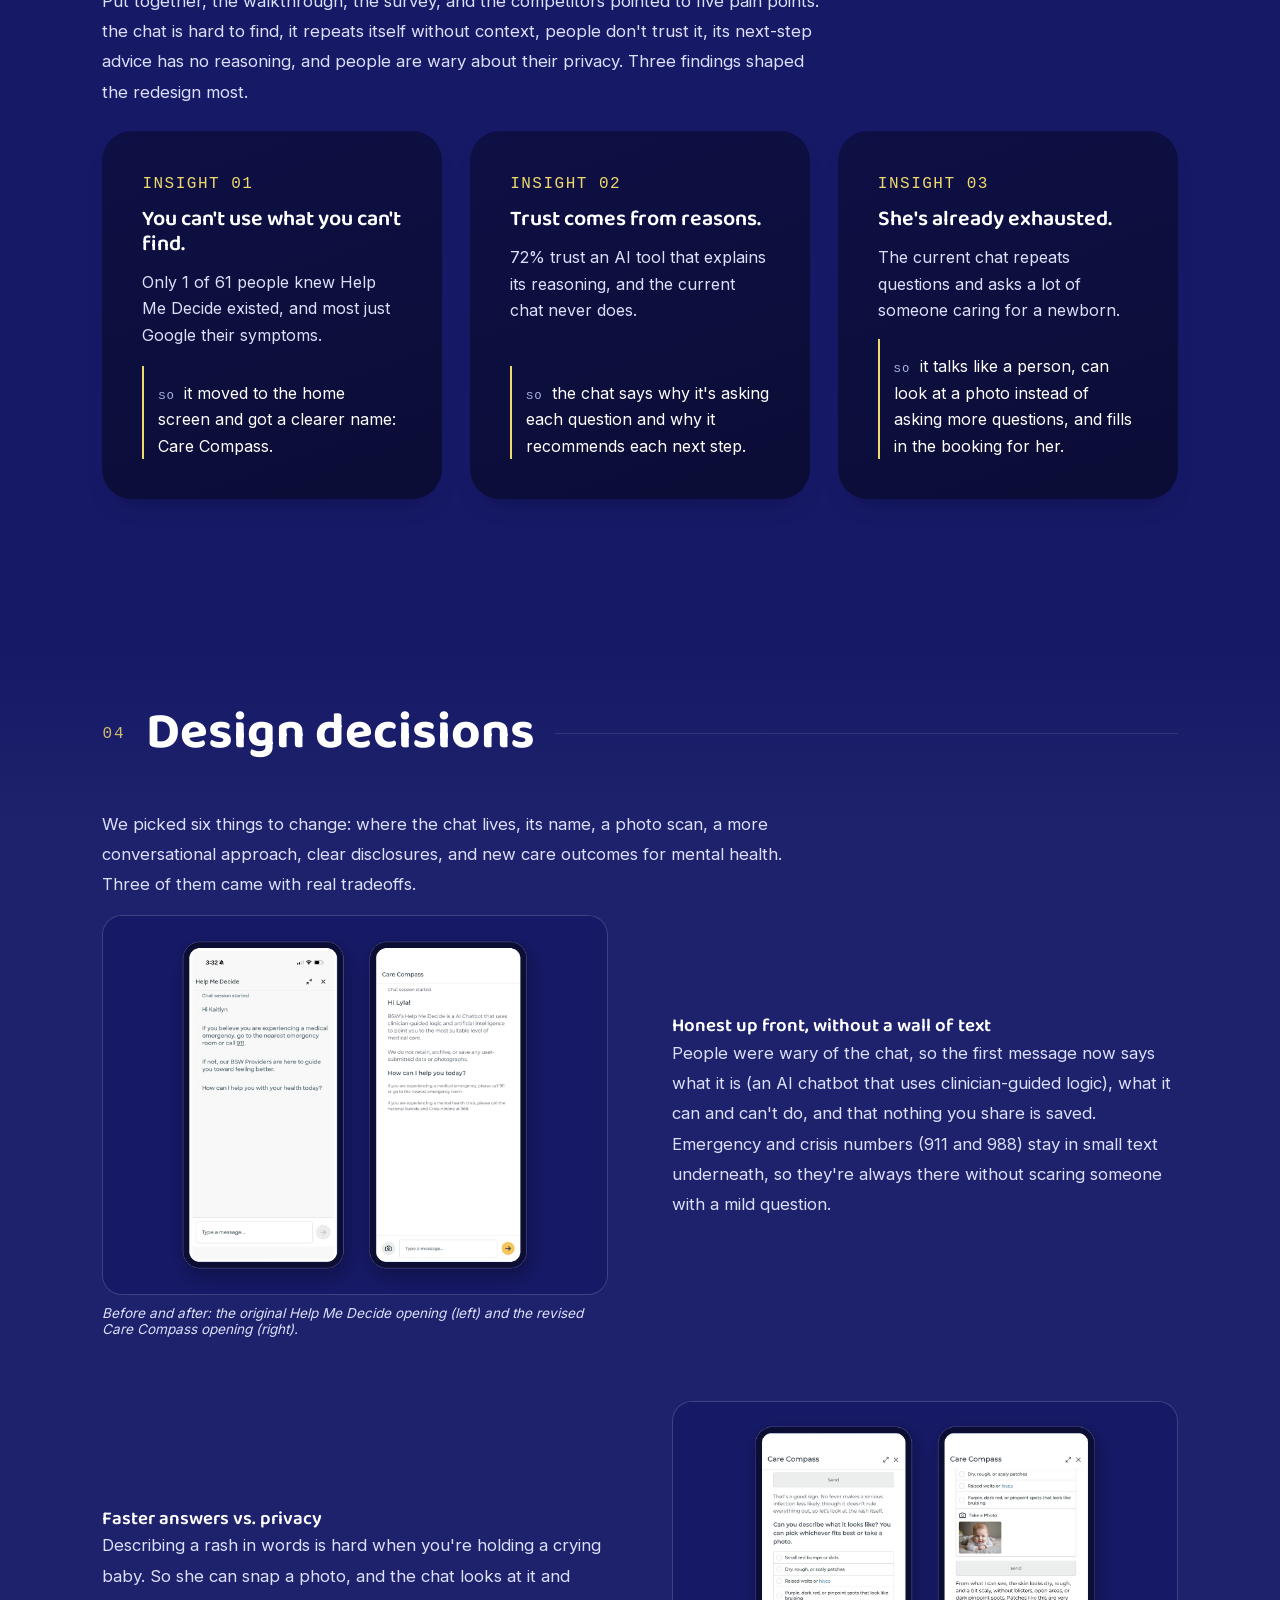
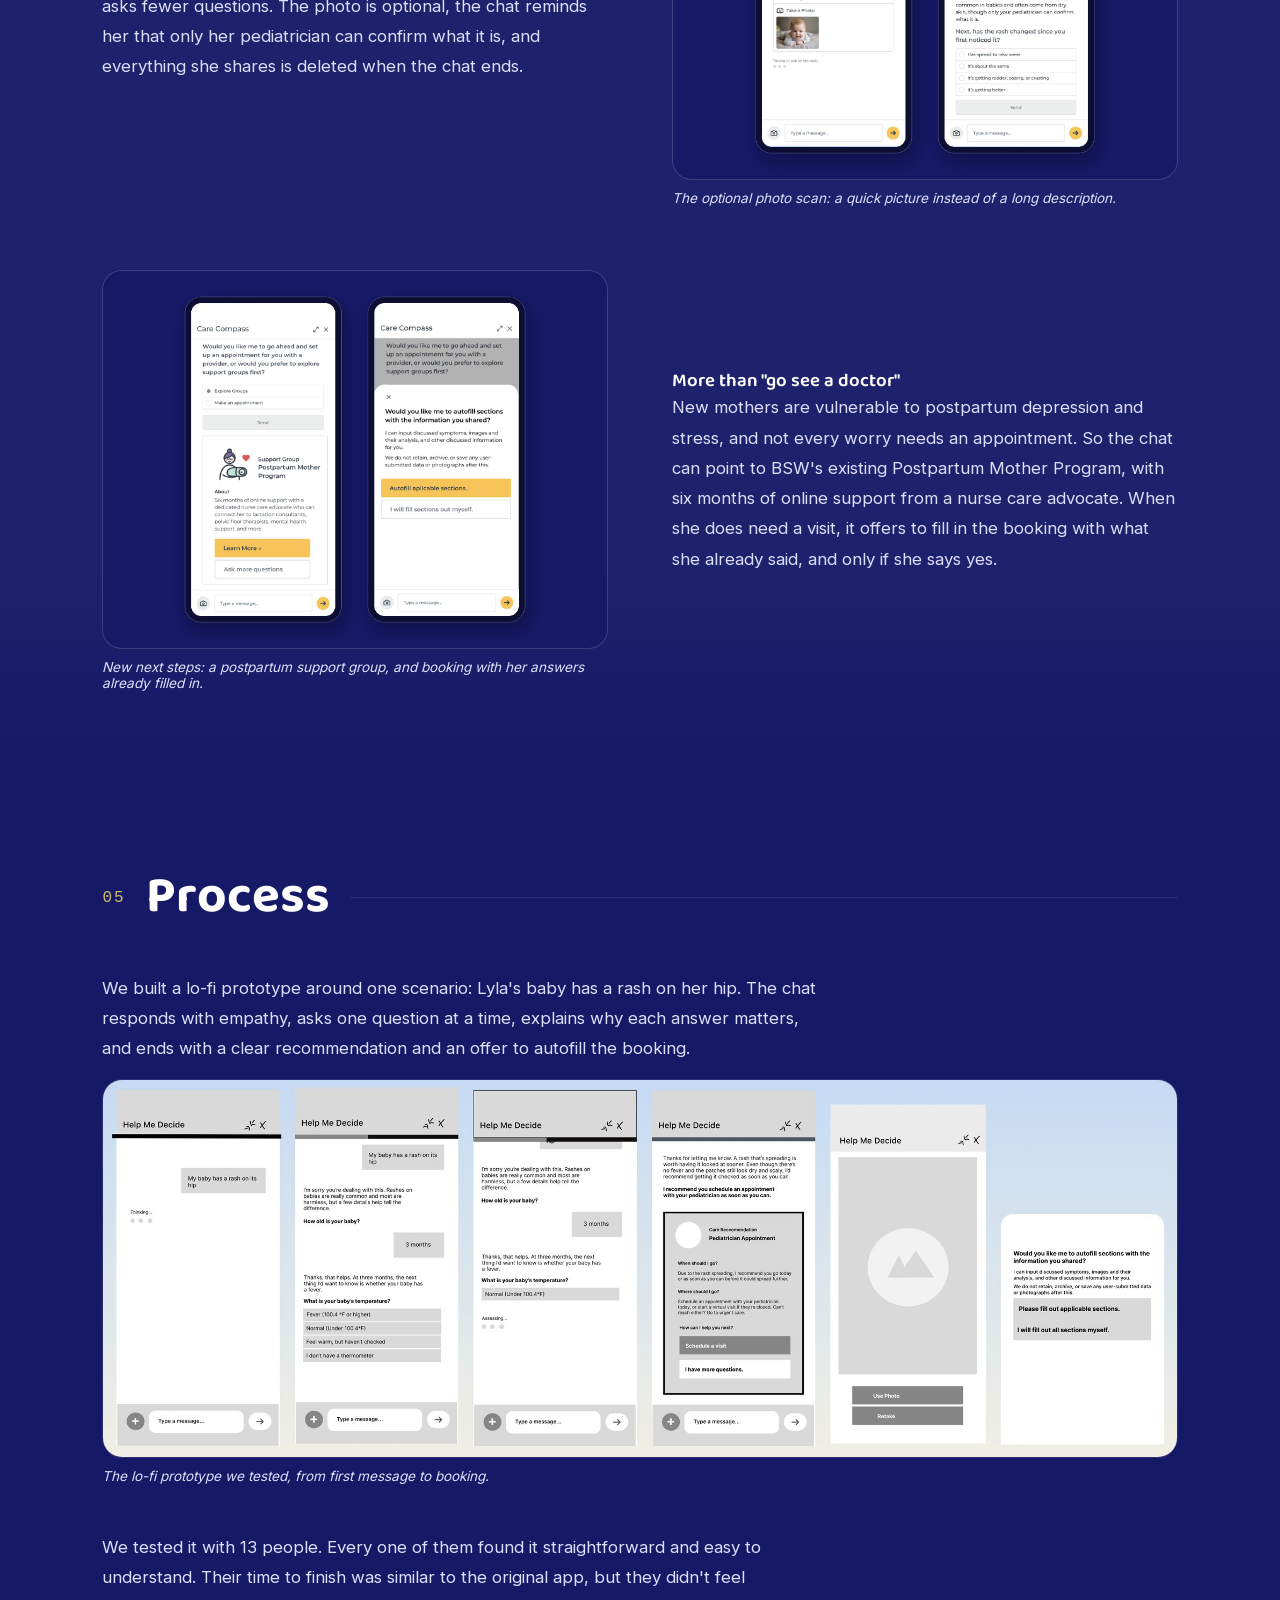
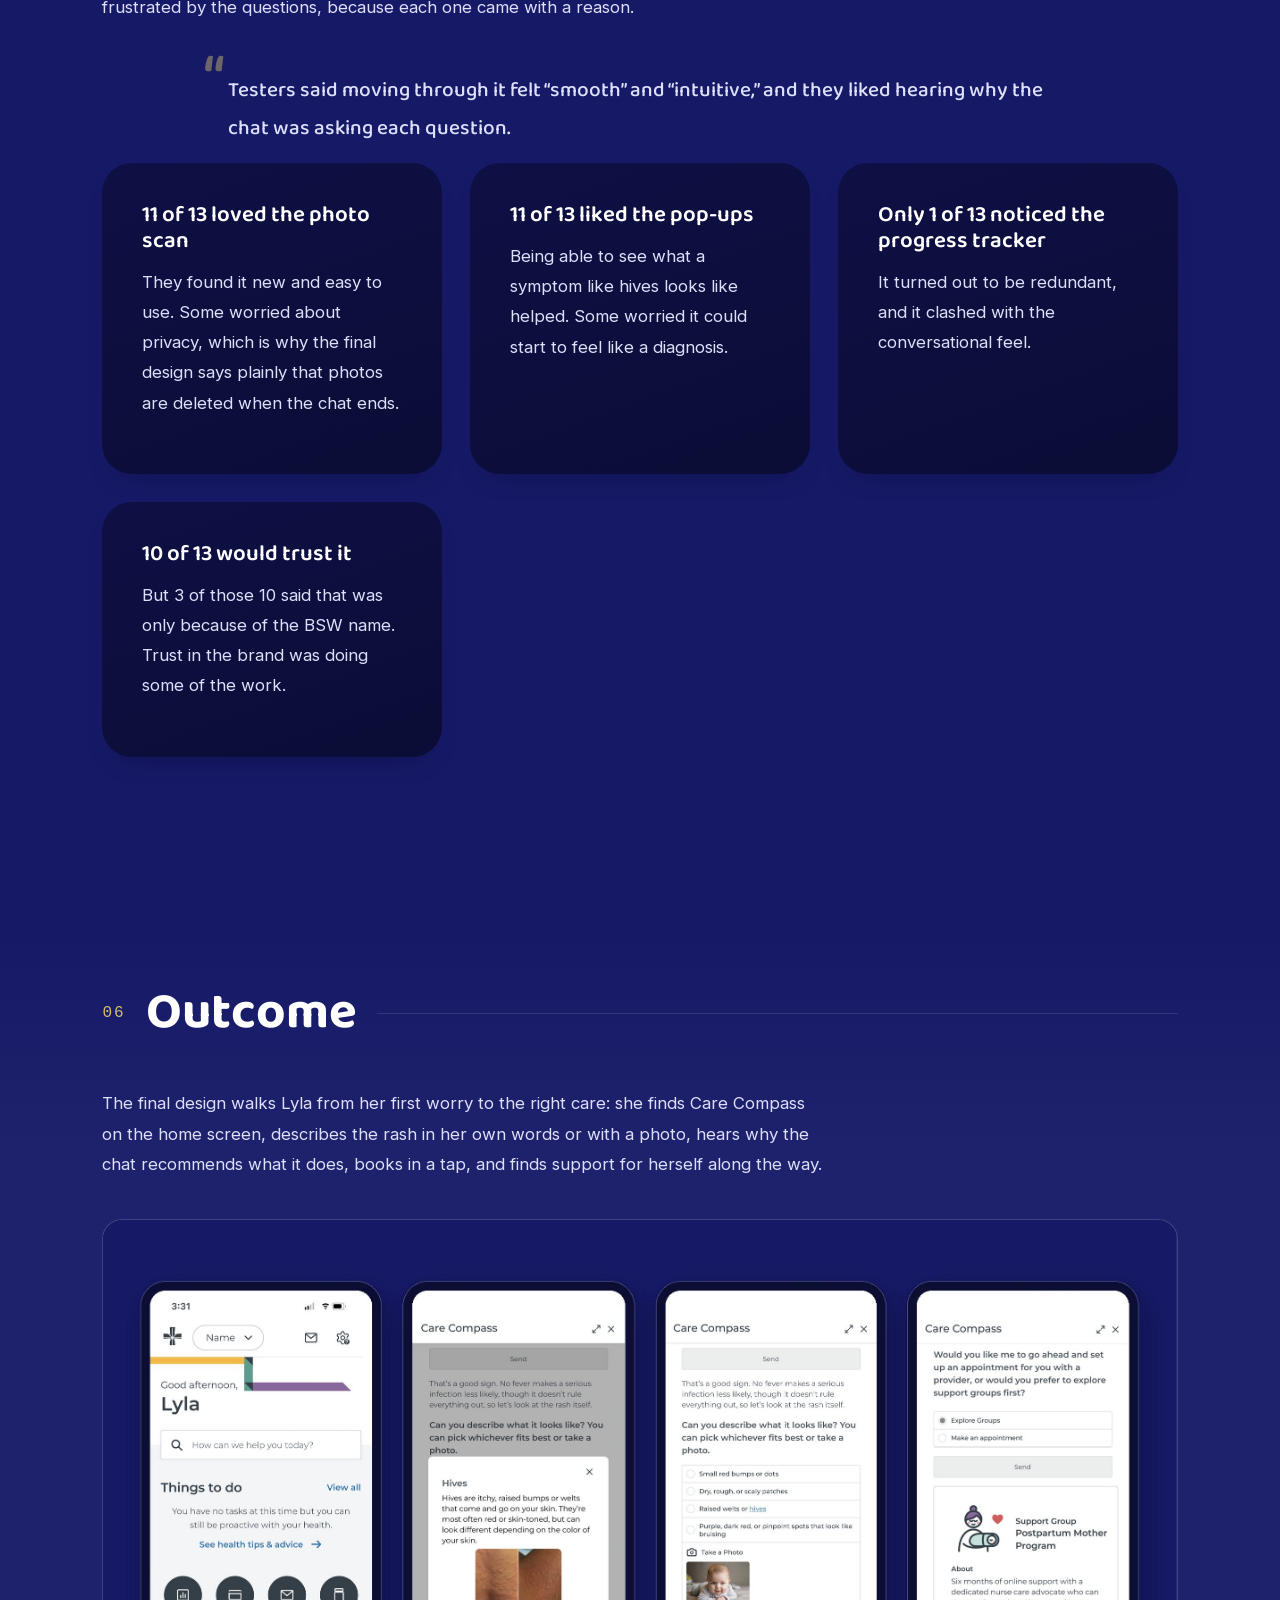
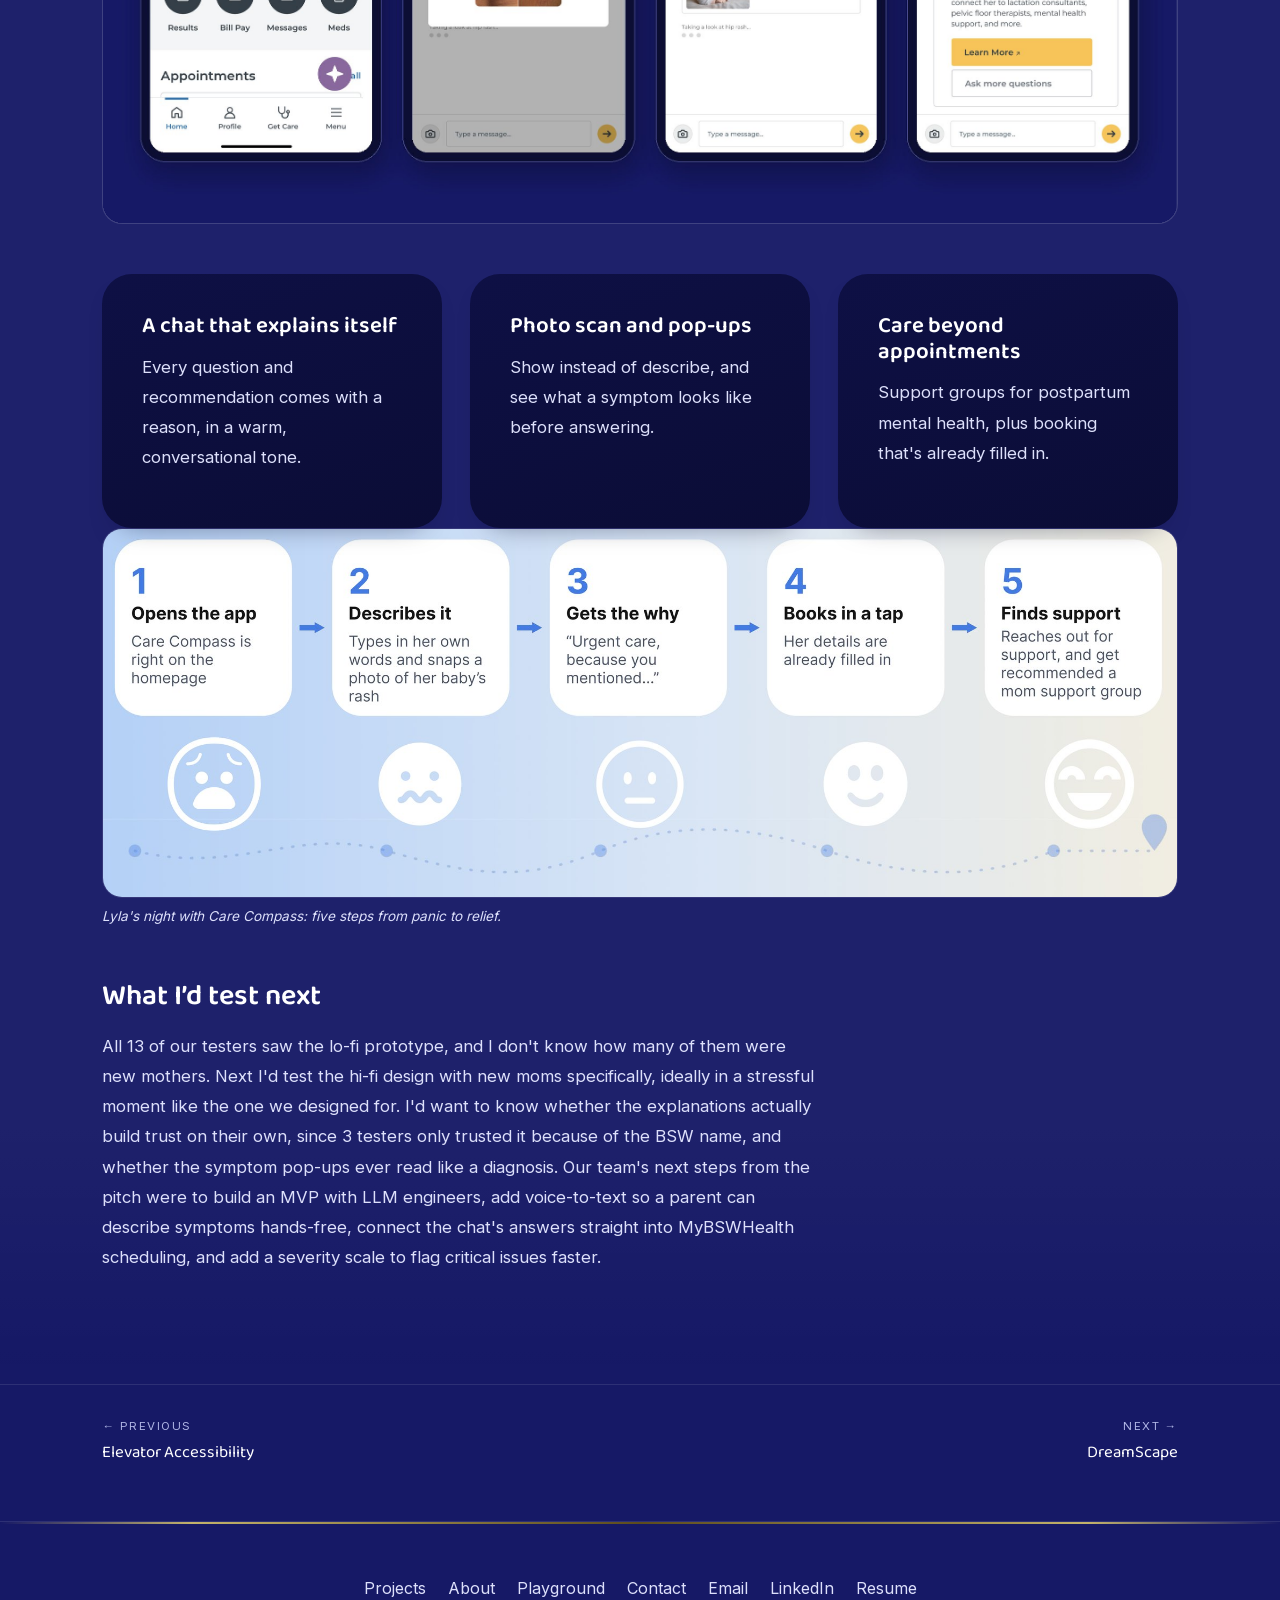
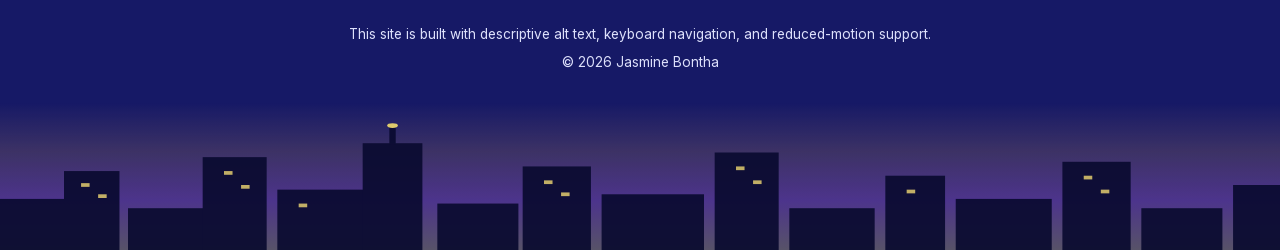
<file: case-studies/care-compass.html>
<!DOCTYPE html>
<html lang="en">

<head>
    <meta charset="UTF-8">
    <meta name="viewport" content="width=device-width, initial-scale=1.0">
    <title>Care Compass | Case Study | Jasmine Bontha</title>
    <meta name="description" content="A redesign of Baylor Scott &amp; White's care-navigation chat for new mothers, made in a 24-hour UX design-a-thon: a chatbot that explains its reasoning so people know where to go for care, and why.">
    <link rel="stylesheet" href="../css/style.css">
    <script>
        /* Calm mode: set before first paint so there's no flash of motion.
           Defaults to on when the OS asks for reduced motion. See initCalmMode(). */
        (function () {
            var d = document.documentElement, pref = null;
            try { pref = localStorage.getItem('calm'); } catch (e) {}
            if (pref === '1' || (pref === null && window.matchMedia('(prefers-reduced-motion: reduce)').matches)) d.classList.add('calm');
        })();
    </script>
</head>

<body data-page="projects" style="--case-accent: var(--c-yellow);">
    <a class="skip-link" href="#main-content">Skip to content</a>
    <div class="stars"></div>
    <div class="grain" aria-hidden="true"></div>

    <header class="site-nav">
        <nav class="nav-inner" aria-label="Primary">
            <a class="logo" href="../index.html"><img class="logo-mark" src="../images/logo-jb.png" alt="Jasmine Bontha, home"></a>
            <button class="nav-toggle" type="button" aria-expanded="false" aria-controls="primary-links"><span aria-hidden="true">☰</span><span class="sr-only">Menu</span></button>
            <ul class="nav-links" id="primary-links">
                <li><a href="../index.html#projects" data-page="projects">Projects</a></li>
                <li><a href="../index.html#about" data-page="about">About</a></li>
                <li><a href="../index.html#playground" data-page="playground">Playground</a></li>
                <li><a href="../index.html#contact" data-page="contact">Contact</a></li>
                <li><a href="../files/BonthaJasmine_RESUME2026.pdf" target="_blank" rel="noopener" data-page="resume">Resume<span class="sr-only"> (PDF, opens in a new tab)</span></a></li>
            </ul>
            <button class="calm-toggle" type="button" aria-pressed="false">
                <svg viewBox="0 0 32 32" aria-hidden="true" focusable="false"><path d="M21 5.5a11 11 0 1 0 6 16.2A12.5 12.5 0 0 1 21 5.5z" fill="none" stroke="currentColor" stroke-width="3" stroke-linejoin="round" /></svg>
                <span class="calm-label">Calm mode</span>
            </button>
        </nav>
        <div class="nav-underline" aria-hidden="true"></div>
    </header>

    <main id="main-content">
        <section class="page-hero case-hero" style="min-height:auto; padding-bottom:0;">
            <a class="case-back" href="../index.html#projects"><span class="arrow">←</span> Back to Projects</a>
            <p class="eyebrow">24-HOUR UX DESIGN-A-THON • OCT 2026</p>
            <h1>Care Compass</h1>
            <p class="case-hook">It's 2 a.m. and a new mom spots a rash on her baby's hip. She's exhausted, she's
                scared, and she doesn't know if this can wait until morning. Care Compass is our redesign of
                Baylor Scott &amp; White's "Help Me Decide" chat, built so she can find it, trust it, and know
                where to go for care, and why.</p>
        </section>

        <div class="case-mockup reveal">
            <img src="../images/case-carecompass-wide.jpg" alt="Four Care Compass screens: the MyBSWHealth home screen greeting Lyla with the Care Compass button, a pop-up explaining what hives look like, a rash question with a photo of the baby attached, and a recommendation for a postpartum mother support group">
        </div>

        <dl class="case-quickfacts stagger" aria-label="Project at a glance">
            <div>
                <dt>Role</dt>
                <dd>UX research &amp; testing</dd>
            </div>
            <div>
                <dt>Team</dt>
                <dd>4 people</dd>
            </div>
            <div>
                <dt>Timeline</dt>
                <dd>24 hours, Oct 2026</dd>
            </div>
            <div>
                <dt>Tools</dt>
                <dd>Figma, Figma AI, Claude</dd>
            </div>
            <div class="qf-wide qf-row-start">
                <dt>Research</dt>
                <dd>Cognitive walkthrough, 61-person survey, competitive analysis, usability test with 13 people</dd>
            </div>
            <div class="qf-wide">
                <dt>Deliverables</dt>
                <dd>Lo-fi and hi-fi Figma prototypes, persona, journey map, pitch deck</dd>
            </div>
            <div class="qf-wide qf-row-start">
                <dt>My contributions</dt>
                <dd>UX research, the lo-fi prototype and its user testing, and the pitch deck</dd>
            </div>
            <div class="qf-wide">
                <dt>AI use</dt>
                <dd>We used Claude to help with research, survey analysis, and copy, and to build a design system from the BSW app; Figma AI for prototype loading animations</dd>
            </div>
        </dl>

        <section class="case-chapter reveal">
            <div class="case-chapter-header"><span class="num">01</span><h2>Overview</h2></div>
            <div class="case-overview-grid stagger">
                <div class="card">
                    <h3>Problem</h3>
                    <p>The MyBSWHealth app's "Help Me Decide" chat is supposed to point people to the right kind of
                        care. But almost no one knows it exists, and the people who do find it call it repetitive,
                        long, and hard to trust. It asks question after question and never says why.</p>
                </div>
                <div class="card">
                    <h3>Goal</h3>
                    <p>The prompt asked us to make the chat easy to find, trustworthy, and clear about the next
                        step, and to keep it simple, inclusive, and transparent. We focused on new mothers, who are
                        looking after their own recovery and their baby's health at the same time.</p>
                </div>
                <div class="card">
                    <h3>Impact</h3>
                    <p>This was a 24-hour design-a-thon concept, so there's no real-world usage data. We did test
                        the lo-fi prototype with 13 people. See Process below.</p>
                </div>
            </div>
        </section>

        <section class="case-chapter case-chapter--tint reveal">
            <div class="case-chapter-header"><span class="num">02</span><h2>Research</h2></div>
            <p>We started by asking which group goes through a life-changing experience that might need extra
                reassurance about health. New mothers stood out. About 9 in 10 new mothers search online after
                birth when they have questions about their baby's health or their own (Slomian, 2017), and
                first-time moms are about twice as likely to experience postpartum depression and breastfeeding
                problems as experienced moms (Lacted, 2019).</p>
            <p>To make it concrete, we built a persona: Lyla, 31, a data analyst in Dallas on maternity leave,
                struggling with postpartum and missing the structure her job used to give her. She wants
                trustworthy answers about her baby, support for her own recovery, and to make decisions without
                sifting through conflicting advice online.</p>

            <h3 class="case-subhead">Walking through the current chat</h3>
            <p>We used Help Me Decide as someone with a mild fever, then as someone with severe abdominal pain,
                to find where it breaks down.</p>
            <div class="case-callout-grid">
                <div class="card">
                    <h3>Too much effort</h3>
                    <p>It demands a lot of thinking from someone who's already exhausted.</p>
                </div>
                <div class="card">
                    <h3>Repeated questions</h3>
                    <p>It asked about symptoms we had already named and described.</p>
                </div>
                <div class="card">
                    <h3>No reasons</h3>
                    <p>It never explained its recommendations, and it didn't carry our answers over when it was
                        time to book.</p>
                </div>
            </div>

            <h3 class="case-subhead">Surveying 61 people</h3>
            <p>We surveyed 61 people to understand how they look for care. Only 1 of 61 knew Help Me Decide
                existed. 57 of 61 Google their symptoms at least sometimes, and 28 of 61 feel unsure about picking
                the right kind of care. People aged 18 to 24 were the least sure (an average of 3.1 out of 5,
                compared with 3.9 for everyone else).</p>
            <figure class="case-sketch" style="max-width:1100px;">
                <img src="../images/case-carecompass-survey.jpg" alt="Survey results: 1 of 61 knew the Help Me Decide feature existed, 57 of 61 Google their symptoms at least sometimes, and 28 of 61 feel unsure picking the right care, with bar charts of each answer">
                <figcaption>Awareness, search habits, and confidence from our survey of 61 people.</figcaption>
            </figure>
            <p>We also asked what makes people trust a product enough to share health information:</p>
            <div class="case-callout-grid">
                <div class="card">
                    <h3>72%</h3>
                    <p>trust an AI tool when it explains the reasoning behind its answers.</p>
                </div>
                <div class="card">
                    <h3>61%</h3>
                    <p>trust an app more when a real nurse is available.</p>
                </div>
                <div class="card">
                    <h3>59%</h3>
                    <p>find products designed by medical professionals more trustworthy.</p>
                </div>
            </div>

            <h3 class="case-subhead">Looking at the competition</h3>
            <div class="case-callout-grid">
                <div class="card">
                    <h3>Mayo Clinic</h3>
                    <p>Detailed, research-based content, but no way to type freely and no guidance on what to do
                        next.</p>
                </div>
                <div class="card">
                    <h3>Ubie Health &amp; Patient GPT</h3>
                    <p>Conversational, built by doctors, and shows how many questions are left. Even so, users
                        said they "can't trust it."</p>
                </div>
                <div class="card">
                    <h3>AI search overviews</h3>
                    <p>Instant, sourced, and adaptive, but not connected to your care or your doctor.</p>
                </div>
            </div>
        </section>

        <section class="case-chapter reveal">
            <div class="case-chapter-header"><span class="num">03</span><h2>Insights</h2></div>
            <p>Put together, the walkthrough, the survey, and the competitors pointed to five pain points: the
                chat is hard to find, it repeats itself without context, people don't trust it, its next-step
                advice has no reasoning, and people are wary about their privacy. Three findings shaped the
                redesign most.</p>
            <div class="case-insight-grid stagger">
                <div class="card case-insight">
                    <p class="case-insight-num">Insight 01</p>
                    <h3>You can't use what you can't find.</h3>
                    <p>Only 1 of 61 people knew Help Me Decide existed, and most just Google their symptoms.</p>
                    <p class="case-insight-so"><span>So</span> it moved to the home screen and got a clearer name: Care Compass.</p>
                </div>
                <div class="card case-insight">
                    <p class="case-insight-num">Insight 02</p>
                    <h3>Trust comes from reasons.</h3>
                    <p>72% trust an AI tool that explains its reasoning, and the current chat never does.</p>
                    <p class="case-insight-so"><span>So</span> the chat says why it's asking each question and why it recommends each next step.</p>
                </div>
                <div class="card case-insight">
                    <p class="case-insight-num">Insight 03</p>
                    <h3>She's already exhausted.</h3>
                    <p>The current chat repeats questions and asks a lot of someone caring for a newborn.</p>
                    <p class="case-insight-so"><span>So</span> it talks like a person, can look at a photo instead of asking more questions, and fills in the booking for her.</p>
                </div>
            </div>
        </section>

        <section class="case-chapter case-chapter--tint reveal">
            <div class="case-chapter-header"><span class="num">04</span><h2>Design decisions</h2></div>
            <p>We picked six things to change: where the chat lives, its name, a photo scan, a more
                conversational approach, clear disclosures, and new care outcomes for mental health. Three of
                them came with real tradeoffs.</p>
            <div class="case-split-visual">
                <figure>
                    <div class="case-visual-box">
                        <img src="../images/case-carecompass-start.jpg" alt="Side by side: the original Help Me Decide chat opening with a short emergency warning, and the redesigned Care Compass opening that explains what the chatbot is, says no data is saved, and lists emergency and crisis numbers">
                    </div>
                    <figcaption>Before and after: the original Help Me Decide opening (left) and the revised Care
                        Compass opening (right).</figcaption>
                </figure>
                <div>
                    <h3>Honest up front, without a wall of text</h3>
                    <p>People were wary of the chat, so the first message now says what it is (an AI chatbot
                        that uses clinician-guided logic), what it can and can't do, and that nothing you share is
                        saved. Emergency and crisis numbers (911 and 988) stay in small text underneath, so
                        they're always there without scaring someone with a mild question.</p>
                </div>
            </div>
            <div class="case-split-visual case-split-visual--reverse">
                <figure>
                    <div class="case-visual-box">
                        <img src="../images/case-carecompass-photo.jpg" alt="Two Care Compass screens: the user picks Take a Photo and attaches a picture of her baby, then the chat describes the rash as dry, rough, and a bit scaly, says only a pediatrician can confirm it, and asks whether it has changed">
                    </div>
                    <figcaption>The optional photo scan: a quick picture instead of a long description.</figcaption>
                </figure>
                <div>
                    <h3>Faster answers vs. privacy</h3>
                    <p>Describing a rash in words is hard when you're holding a crying baby. So she can snap a
                        photo, and the chat looks at it and asks fewer questions. The photo is optional, the chat
                        reminds her that only her pediatrician can confirm what it is, and everything she shares is
                        deleted when the chat ends.</p>
                </div>
            </div>
            <div class="case-split-visual">
                <figure>
                    <div class="case-visual-box">
                        <img src="../images/case-carecompass-next-step.jpg" alt="Two Care Compass screens: the chat offers to make an appointment or explore support groups and recommends the Postpartum Mother Program, then asks whether to autofill the appointment with what she already shared">
                    </div>
                    <figcaption>New next steps: a postpartum support group, and booking with her answers already
                        filled in.</figcaption>
                </figure>
                <div>
                    <h3>More than "go see a doctor"</h3>
                    <p>New mothers are vulnerable to postpartum depression and stress, and not every worry needs
                        an appointment. So the chat can point to BSW's existing Postpartum Mother Program, with
                        six months of online support from a nurse care advocate. When she does need a visit, it
                        offers to fill in the booking with what she already said, and only if she says yes.</p>
                </div>
            </div>
        </section>

        <section class="case-chapter reveal">
            <div class="case-chapter-header"><span class="num">05</span><h2>Process</h2></div>
            <p>We built a lo-fi prototype around one scenario: Lyla's baby has a rash on her hip. The chat
                responds with empathy, asks one question at a time, explains why each answer matters, and ends
                with a clear recommendation and an offer to autofill the booking.</p>
            <figure class="case-sketch" style="max-width:1100px;">
                <img src="../images/case-carecompass-lofi.jpg" alt="Six gray lo-fi prototype screens of the Help Me Decide chat: the user says her baby has a rash on her hip, the chat asks the baby's age and temperature, recommends a pediatrician appointment with when and where to go, shows a photo screen, and asks to autofill the appointment">
                <figcaption>The lo-fi prototype we tested, from first message to booking.</figcaption>
            </figure>
            <p>We tested it with 13 people. Every one of them found it straightforward and easy to understand.
                Their time to finish was similar to the original app, but they didn't feel frustrated by the
                questions, because each one came with a reason.</p>
            <p class="case-quote" style="padding-left:20px; font-size:1.3rem;">
                Testers said moving through it felt “smooth” and “intuitive,” and they liked hearing why the chat
                was asking each question.
            </p>
            <div class="case-callout-grid">
                <div class="card">
                    <h3>11 of 13 loved the photo scan</h3>
                    <p>They found it new and easy to use. Some worried about privacy, which is why the final
                        design says plainly that photos are deleted when the chat ends.</p>
                </div>
                <div class="card">
                    <h3>11 of 13 liked the pop-ups</h3>
                    <p>Being able to see what a symptom like hives looks like helped. Some worried it could start
                        to feel like a diagnosis.</p>
                </div>
                <div class="card">
                    <h3>Only 1 of 13 noticed the progress tracker</h3>
                    <p>It turned out to be redundant, and it clashed with the conversational feel.</p>
                </div>
                <div class="card">
                    <h3>10 of 13 would trust it</h3>
                    <p>But 3 of those 10 said that was only because of the BSW name. Trust in the brand was
                        doing some of the work.</p>
                </div>
            </div>
        </section>

        <section class="case-chapter case-chapter--tint reveal">
            <div class="case-chapter-header"><span class="num">06</span><h2>Outcome</h2></div>
            <p>The final design walks Lyla from her first worry to the right care: she finds Care Compass on the
                home screen, describes the rash in her own words or with a photo, hears why the chat recommends
                what it does, books in a tap, and finds support for herself along the way.</p>
            <div class="case-mockup reveal">
                <img src="../images/case-carecompass-wide.jpg" alt="Four Care Compass screens: the MyBSWHealth home screen greeting Lyla with the Care Compass button, a pop-up explaining what hives look like, a rash question with a photo of the baby attached, and a recommendation for a postpartum mother support group">
            </div>
            <div class="case-feature-split stagger">
                <div class="card">
                    <h3>A chat that explains itself</h3>
                    <p>Every question and recommendation comes with a reason, in a warm, conversational tone.</p>
                </div>
                <div class="card">
                    <h3>Photo scan and pop-ups</h3>
                    <p>Show instead of describe, and see what a symptom looks like before answering.</p>
                </div>
                <div class="card">
                    <h3>Care beyond appointments</h3>
                    <p>Support groups for postpartum mental health, plus booking that's already filled in.</p>
                </div>
            </div>
            <figure class="case-sketch" style="max-width:1100px;">
                <img src="../images/case-carecompass-journey.jpg" alt="Journey map of Lyla's night with Care Compass in five steps: opens the app, describes the rash and snaps a photo, gets the why, books in a tap, and finds support, with her face going from panicked to relieved">
                <figcaption>Lyla's night with Care Compass: five steps from panic to relief.</figcaption>
            </figure>
            <h3 class="case-subhead">What I’d test next</h3>
            <p>All 13 of our testers saw the lo-fi prototype, and I don't know how many of them were new
                mothers. Next I'd test the hi-fi design with new moms specifically, ideally in a stressful
                moment like the one we designed for. I'd want to know whether the explanations actually build
                trust on their own, since 3 testers only trusted it because of the BSW name, and whether the
                symptom pop-ups ever read like a diagnosis. Our team's next steps from the pitch were to build an
                MVP with LLM engineers, add voice-to-text so a parent can describe symptoms hands-free, connect
                the chat's answers straight into MyBSWHealth scheduling, and add a severity scale to flag
                critical issues faster.</p>
        </section>

        <nav class="case-prevnext" aria-label="More case studies">
            <a href="elevator-accessibility.html">
                <span class="dir-label">← Previous</span>
                <span class="dir-title">Elevator Accessibility</span>
            </a>
            <a href="dreamscape.html">
                <span class="dir-label">Next →</span>
                <span class="dir-title">DreamScape</span>
            </a>
        </nav>
    </main>

    <footer>
        <div class="horizon-glow" aria-hidden="true"></div>
        <svg class="city-skyline" viewBox="0 0 600 140" preserveAspectRatio="none" aria-hidden="true">
            <g fill="#0a0b30">
                <rect x="0" y="85" width="36" height="55" />
                <rect x="30" y="55" width="26" height="85" />
                <rect x="60" y="95" width="40" height="45" />
                <rect x="95" y="40" width="30" height="100" />
                <rect x="130" y="75" width="45" height="65" />
                <rect x="170" y="25" width="28" height="115" />
                <rect x="205" y="90" width="38" height="50" />
                <rect x="245" y="50" width="32" height="90" />
                <rect x="282" y="80" width="48" height="60" />
                <rect x="335" y="35" width="30" height="105" />
                <rect x="370" y="95" width="40" height="45" />
                <rect x="415" y="60" width="28" height="80" />
                <rect x="448" y="85" width="45" height="55" />
                <rect x="498" y="45" width="32" height="95" />
                <rect x="535" y="95" width="38" height="45" />
                <rect x="578" y="70" width="22" height="70" />
            </g>
            <line x1="184" y1="25" x2="184" y2="8" stroke="#0a0b30" stroke-width="3" stroke-linecap="round" />
            <circle cx="184" cy="6" r="2.5" fill="#efd96e" />
            <g fill="#efd96e" opacity=".85">
                <rect x="38" y="68" width="4" height="4" />
                <rect x="46" y="80" width="4" height="4" />
                <rect x="105" y="55" width="4" height="4" />
                <rect x="113" y="70" width="4" height="4" />
                <rect x="140" y="90" width="4" height="4" />
                <rect x="255" y="65" width="4" height="4" />
                <rect x="263" y="78" width="4" height="4" />
                <rect x="345" y="50" width="4" height="4" />
                <rect x="353" y="65" width="4" height="4" />
                <rect x="425" y="75" width="4" height="4" />
                <rect x="508" y="60" width="4" height="4" />
                <rect x="516" y="75" width="4" height="4" />
            </g>
        </svg>

        <nav class="footer-links" aria-label="Footer">
            <a href="../index.html#projects">Projects</a>
            <a href="../index.html#about">About</a>
            <a href="../index.html#playground">Playground</a>
            <a href="../index.html#contact">Contact</a>
            <a href="mailto:jflower2k6@gmail.com">Email</a>
            <a href="https://www.linkedin.com/in/jasmine-b-1a2929231/" target="_blank" rel="noopener">LinkedIn<span class="sr-only"> (opens in a new tab)</span></a>
            <a href="../files/BonthaJasmine_RESUME2026.pdf" target="_blank" rel="noopener">Resume<span class="sr-only"> (PDF, opens in a new tab)</span></a>
        </nav>
        <p class="footer-note">This site is built with descriptive alt text, keyboard navigation, and reduced-motion support.</p>
        <p class="footer-note">© 2026 Jasmine Bontha</p>
    </footer>

    <script src="../js/main.js"></script>
</body>

</html>
</file>
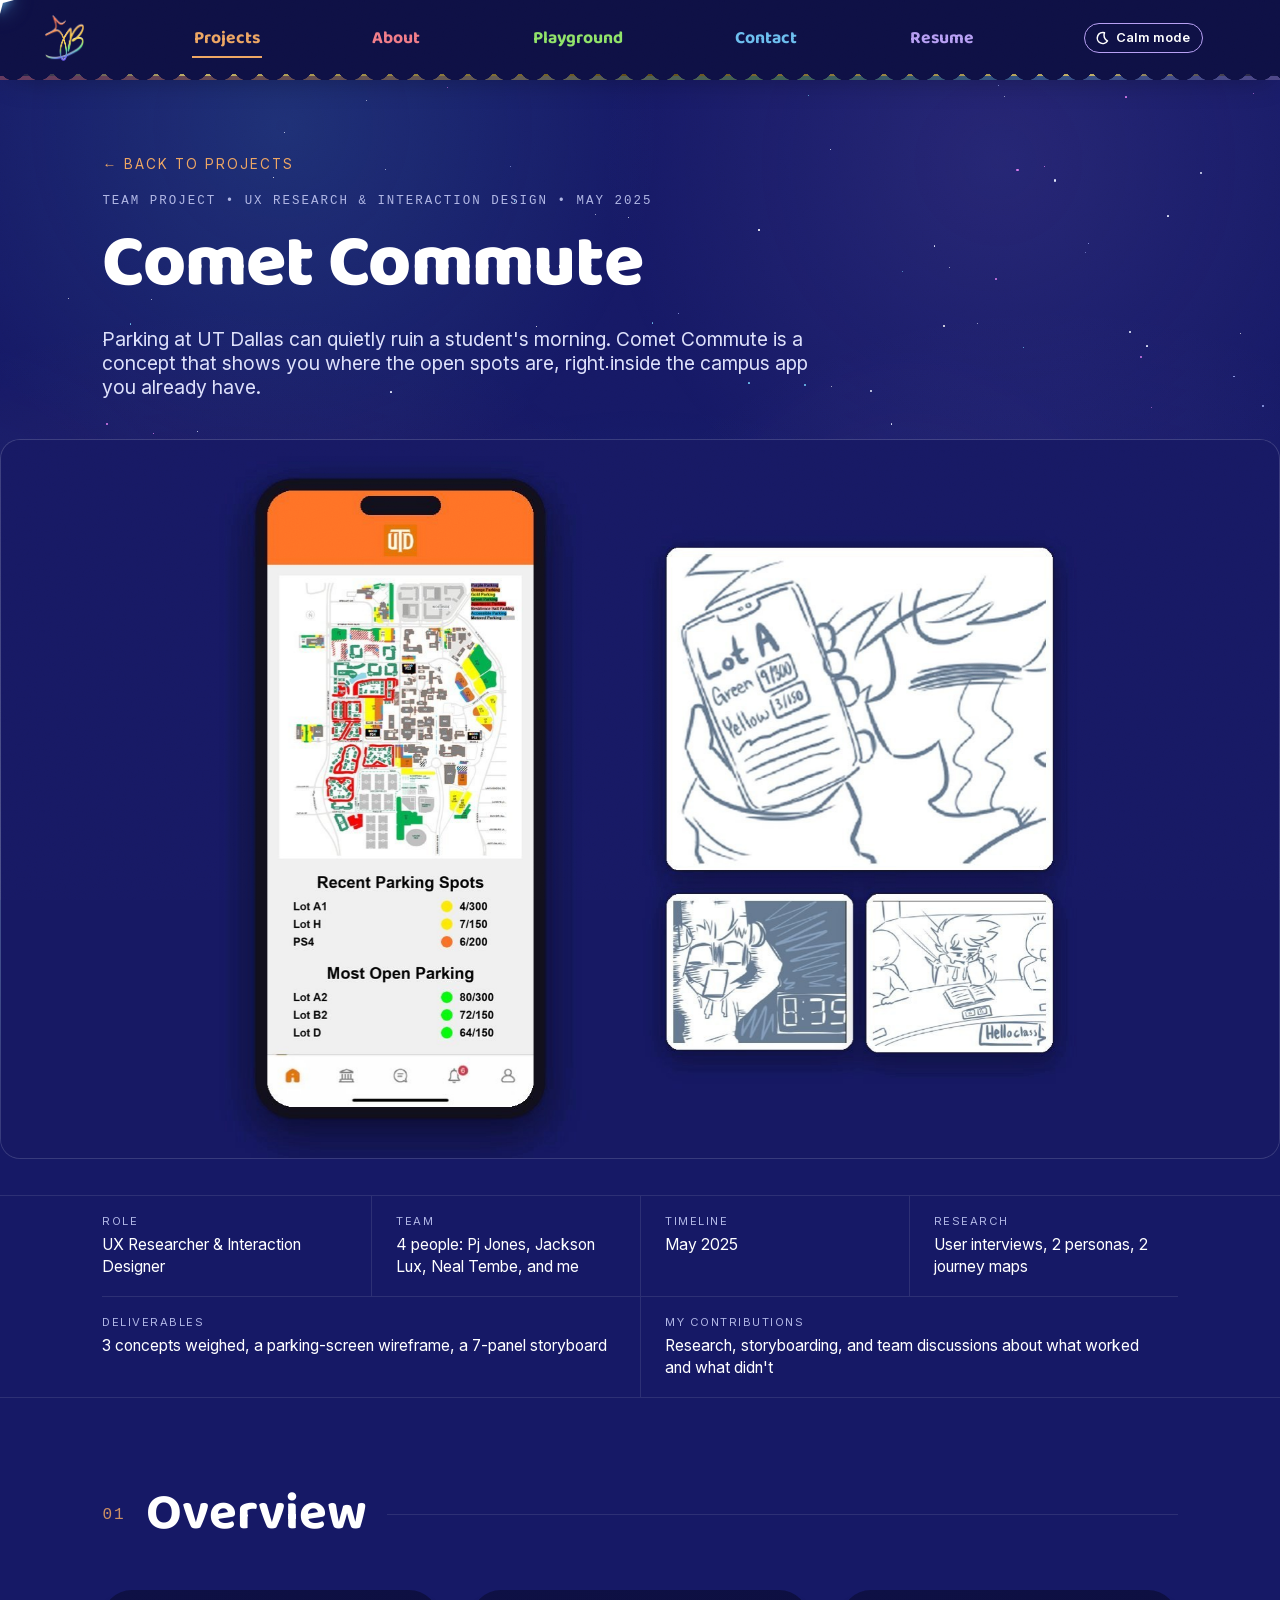
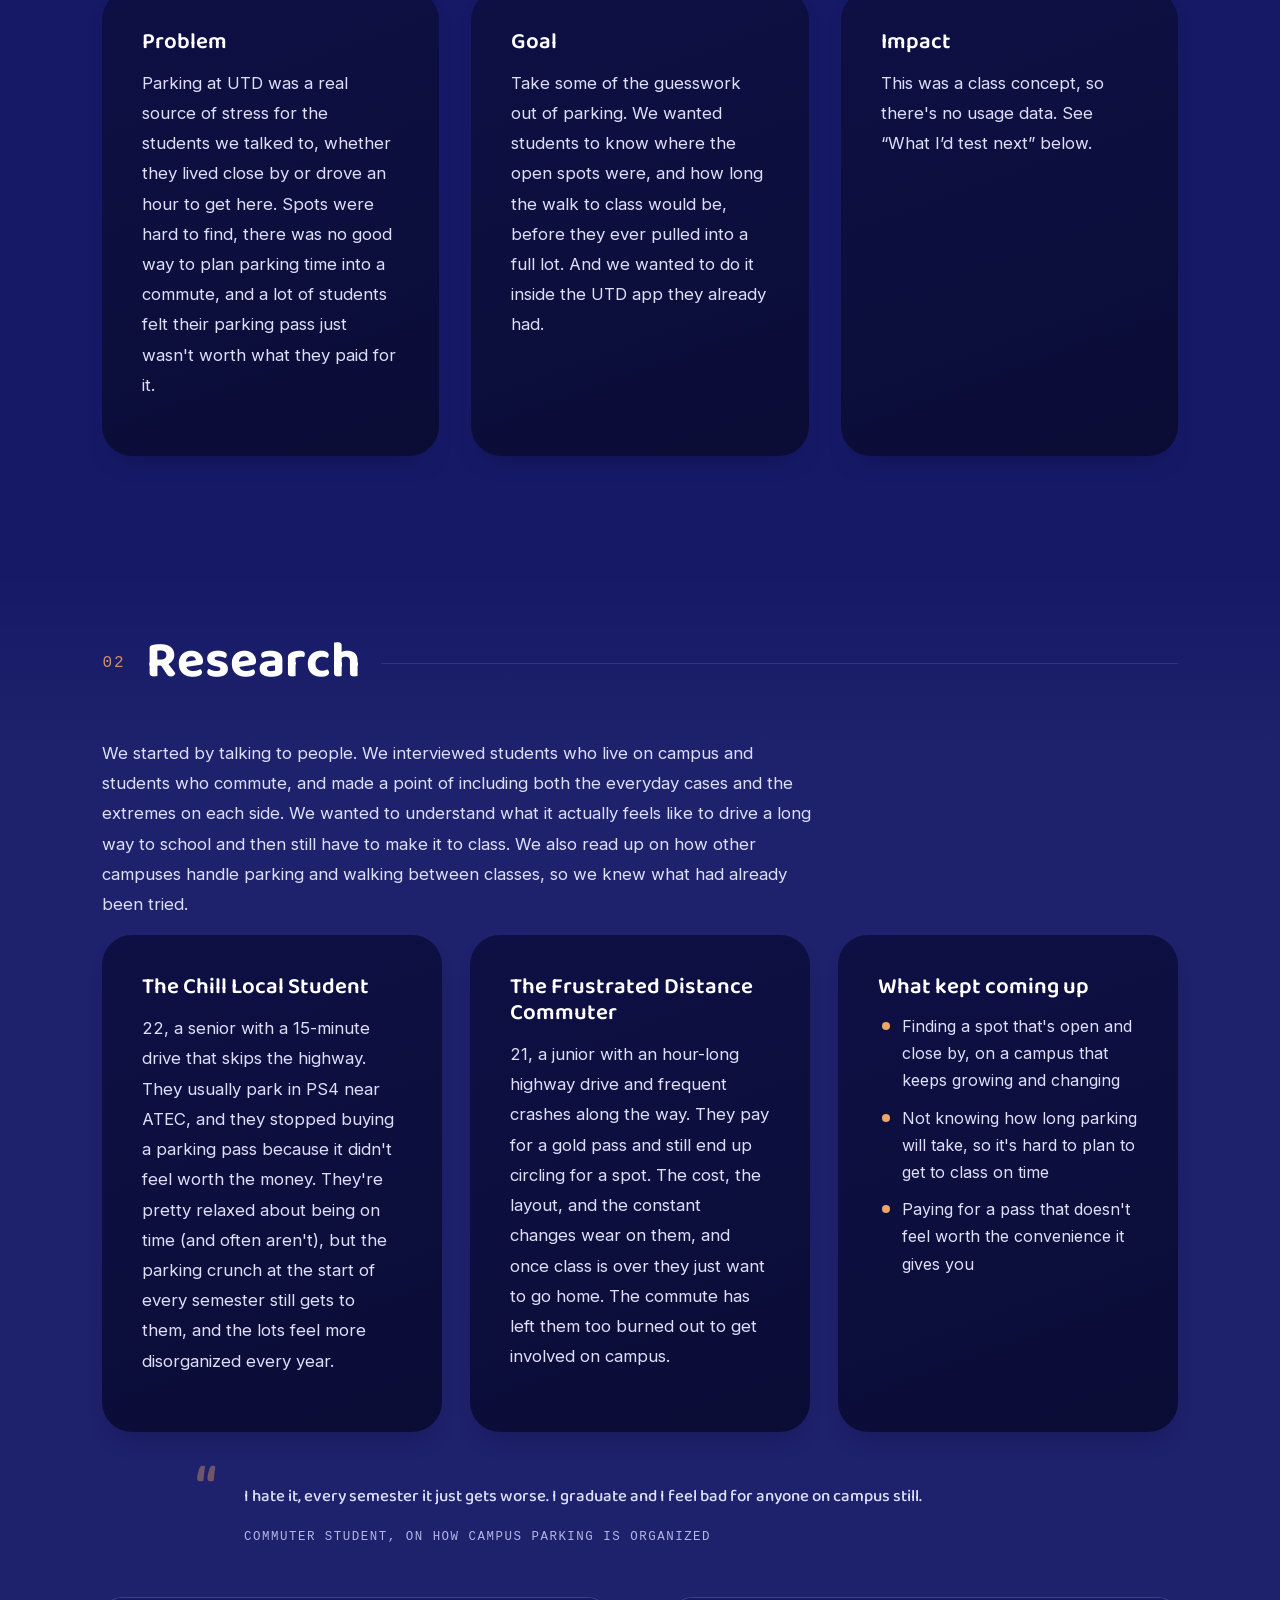
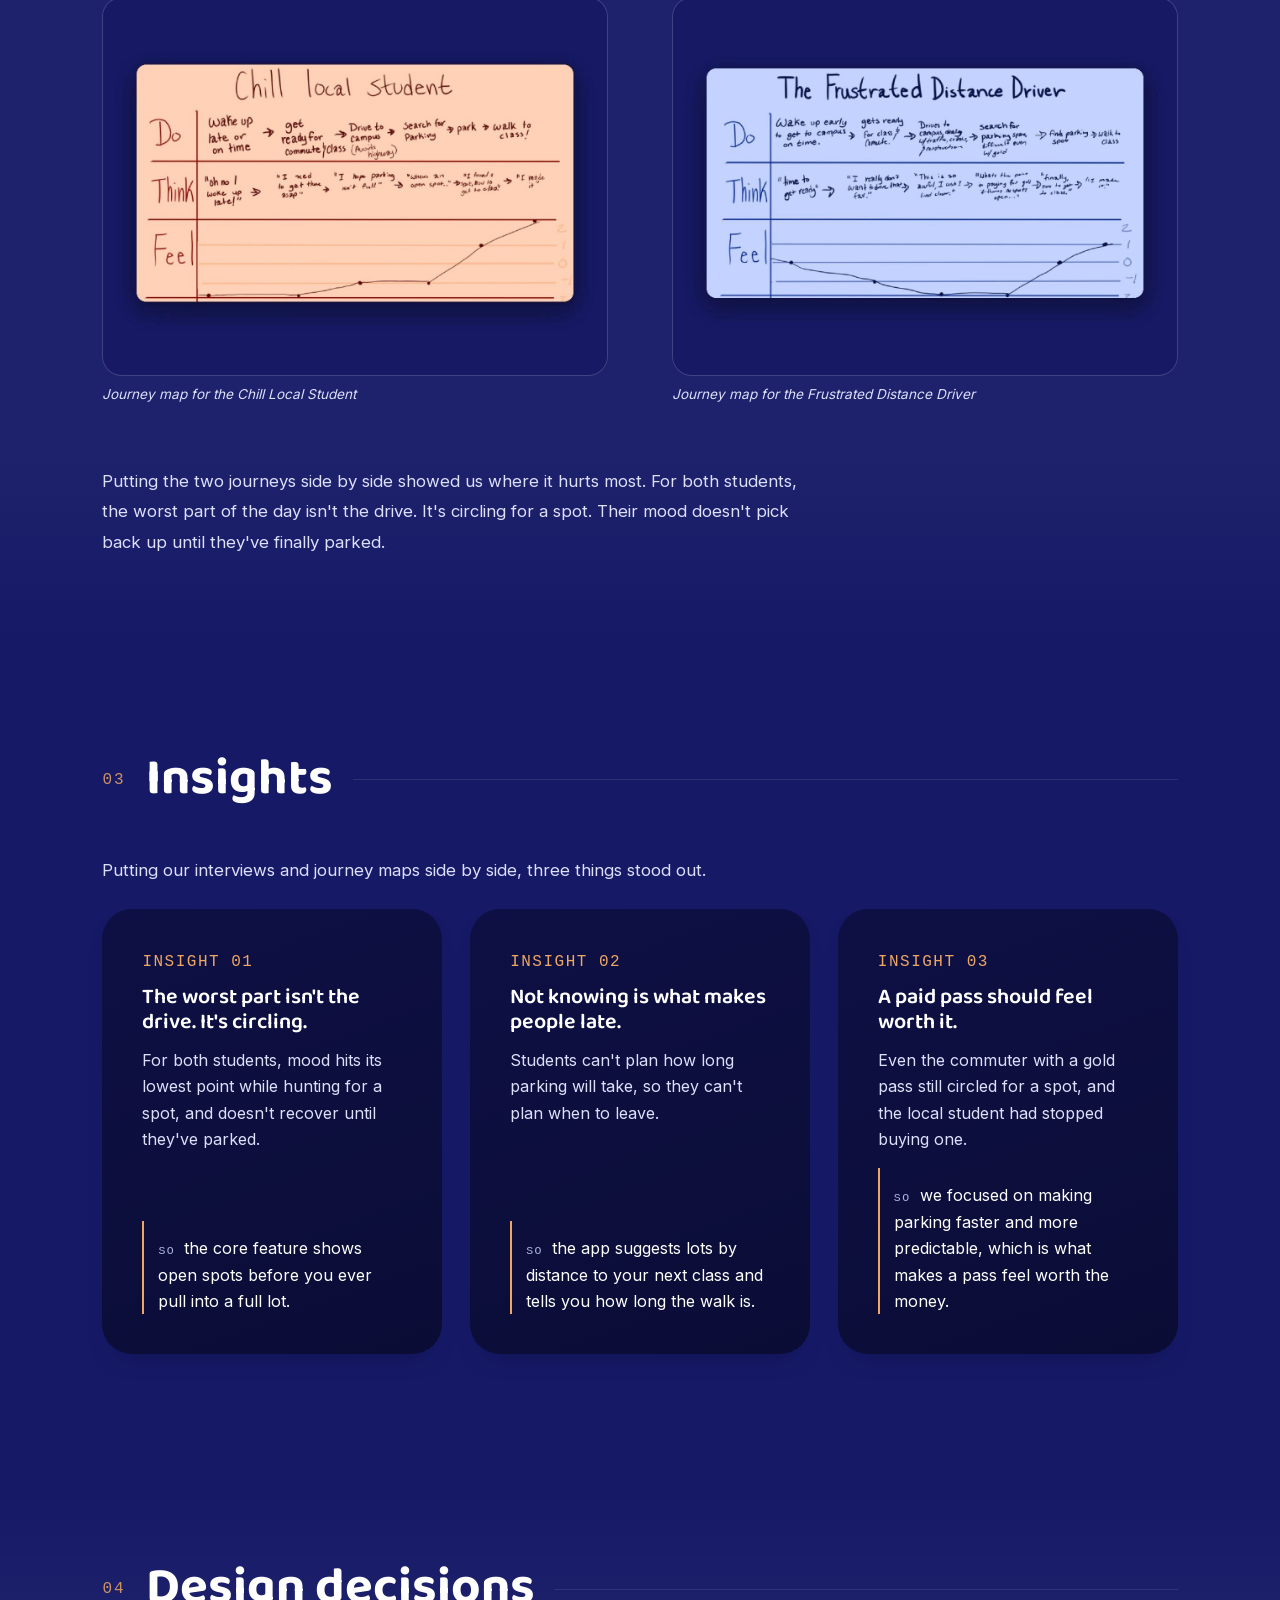
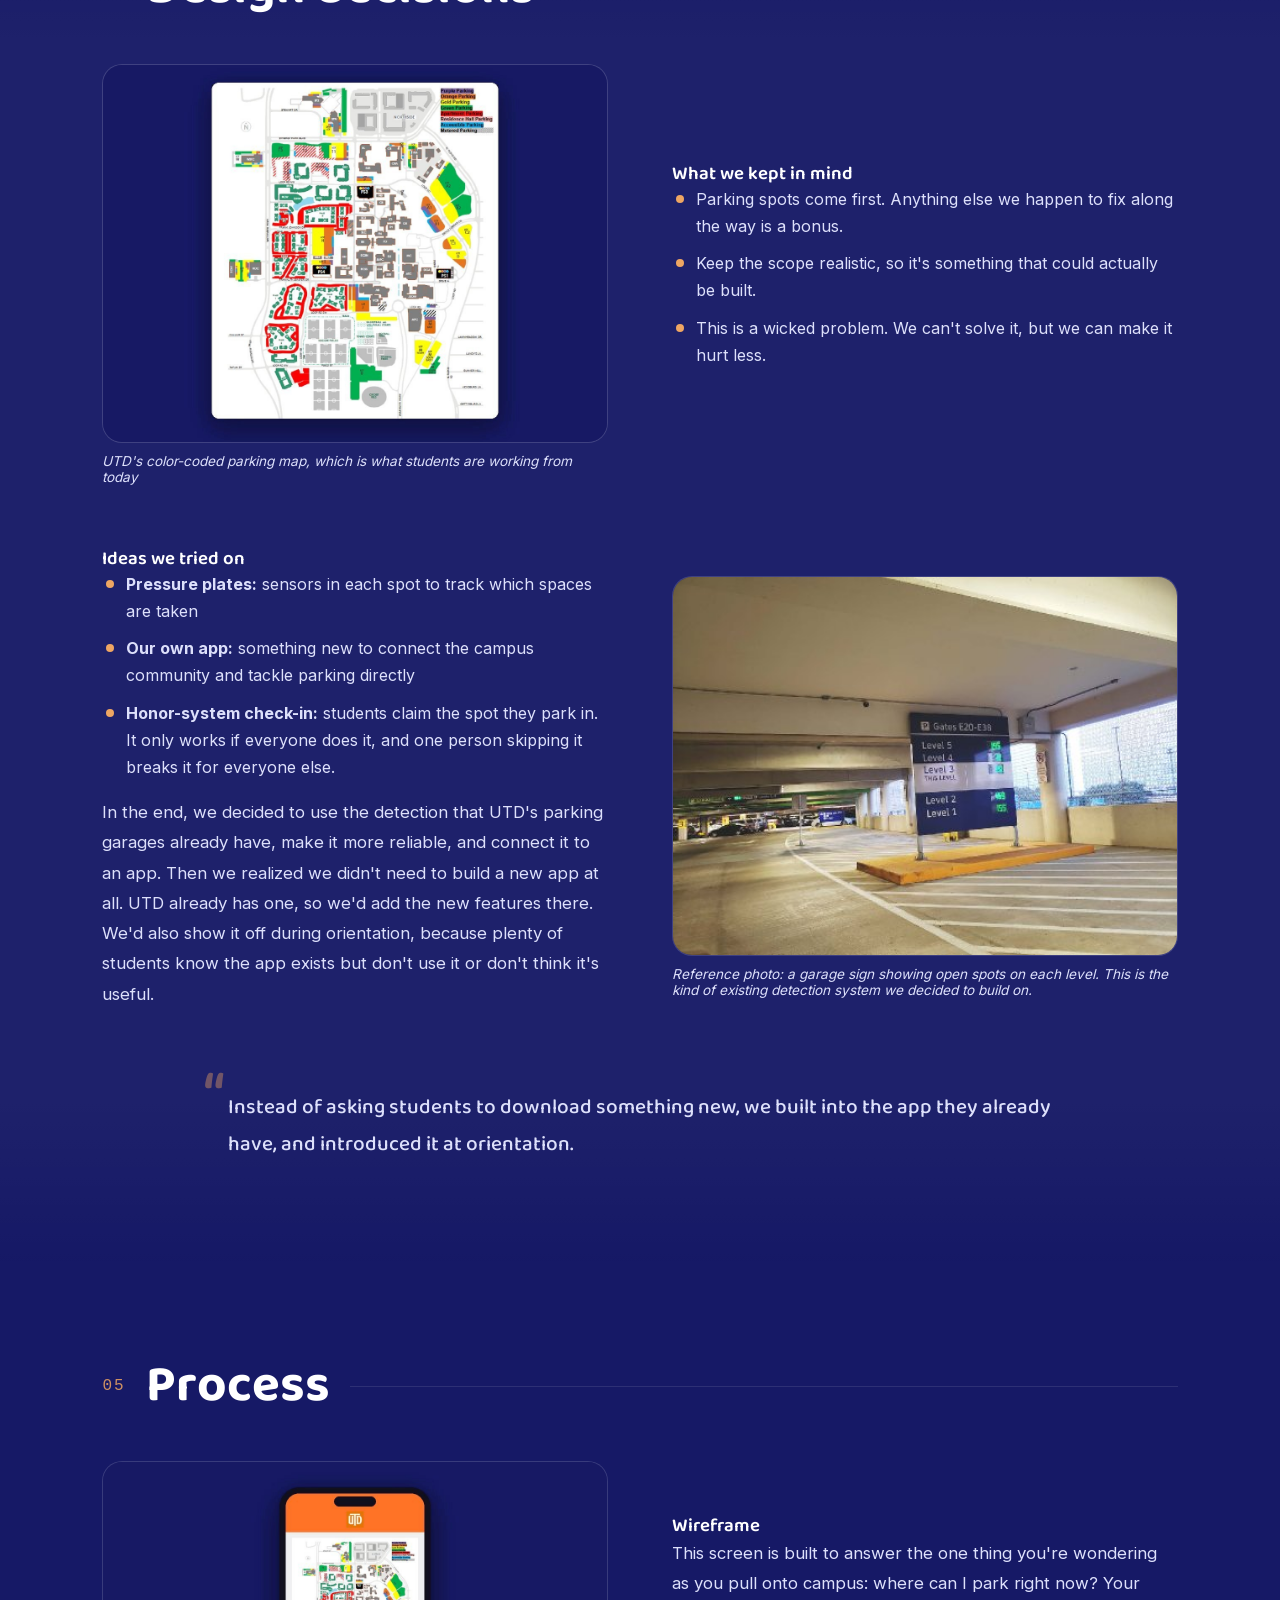
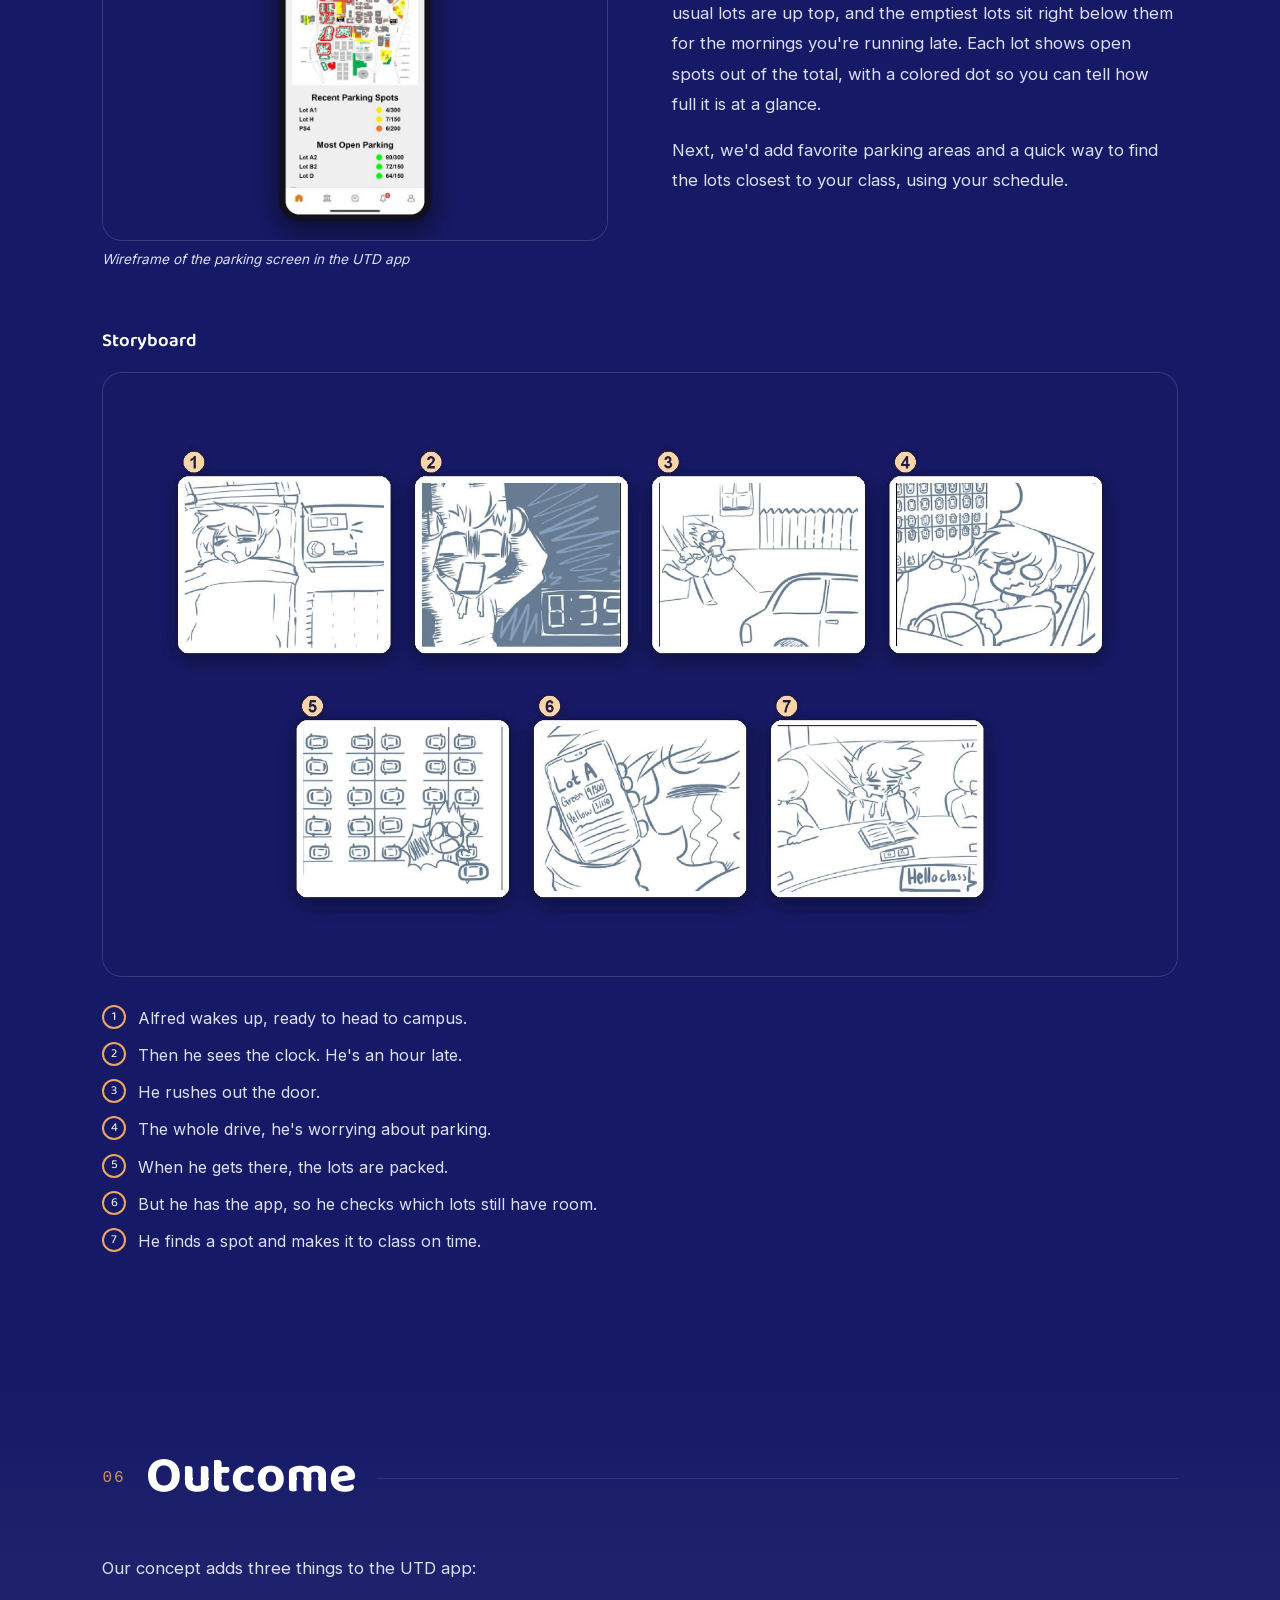
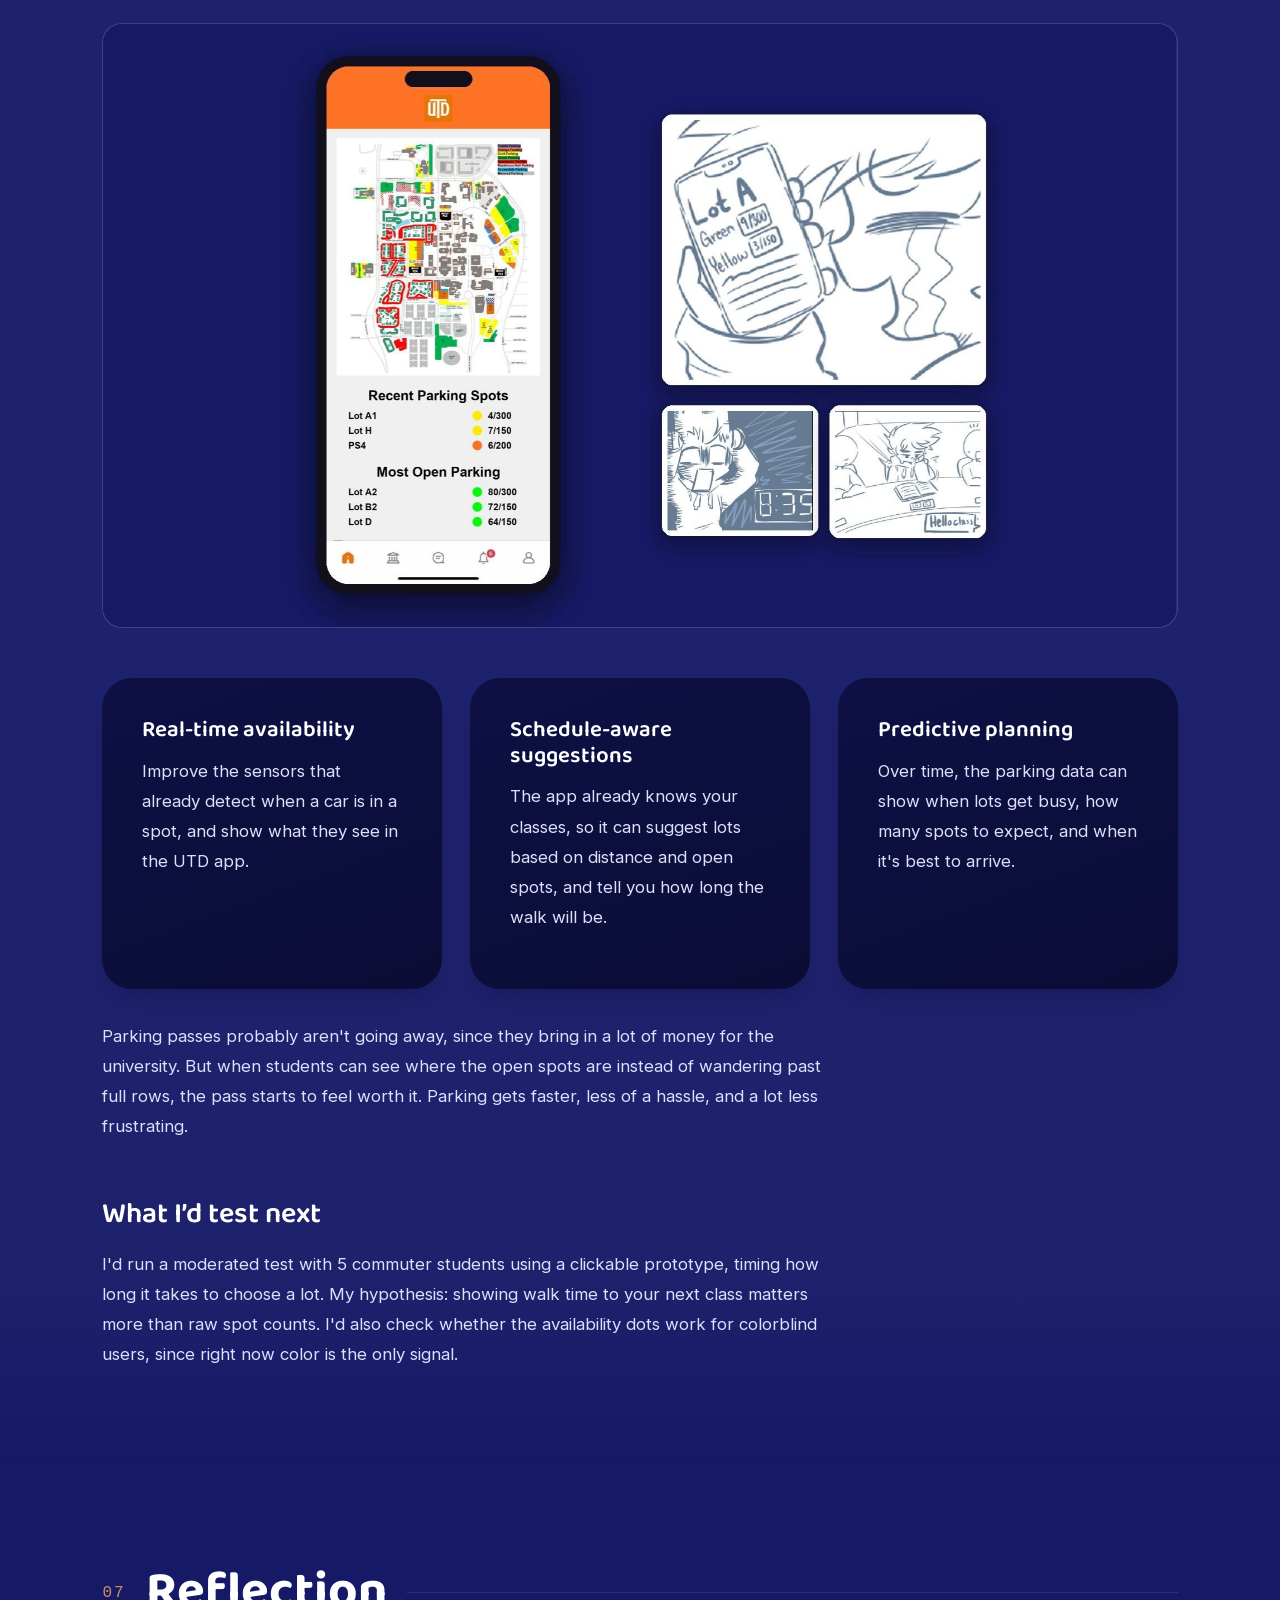
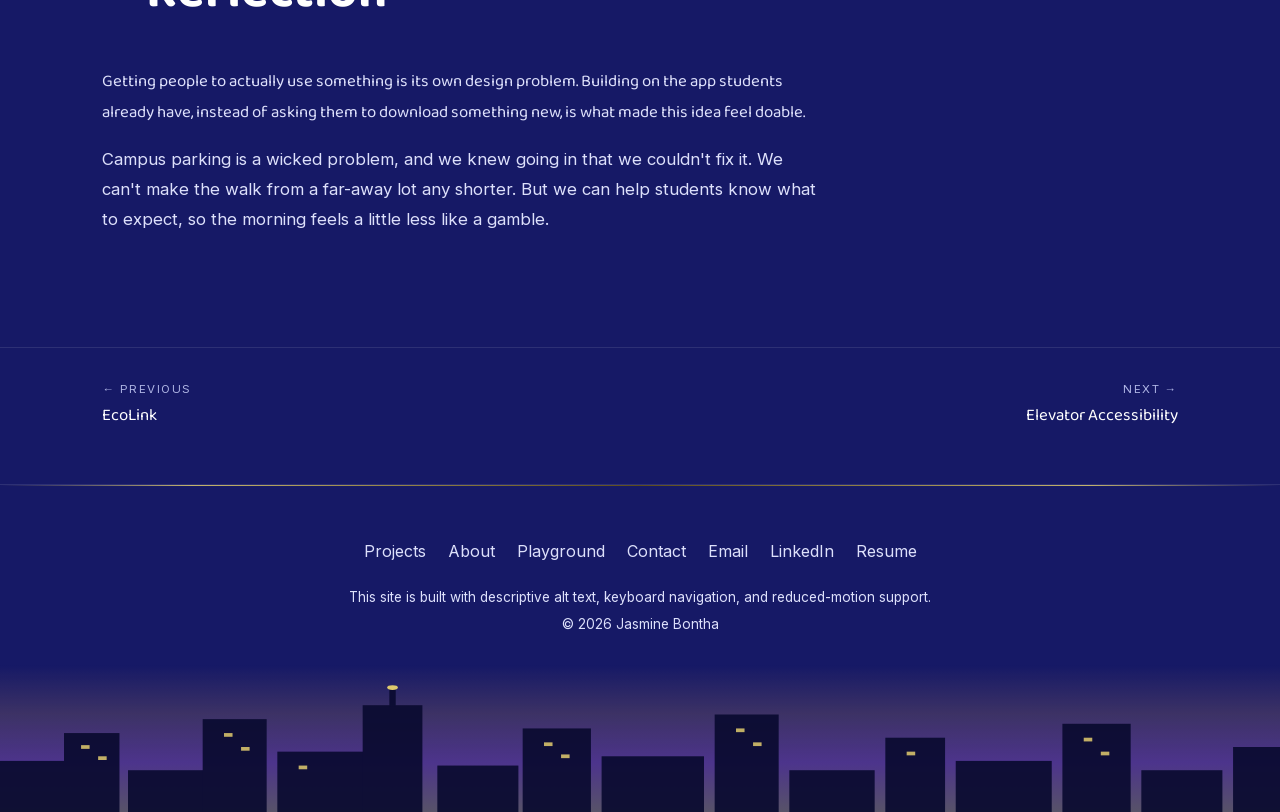
<file: case-studies/comet-commute.html>
<!DOCTYPE html>
<html lang="en">

<head>
    <meta charset="UTF-8">
    <meta name="viewport" content="width=device-width, initial-scale=1.0">
    <title>Comet Commute | Case Study | Jasmine Bontha</title>
    <meta name="description" content="Parking at UT Dallas can quietly ruin a student's morning. Comet Commute is a concept that shows students where the open spots are, inside the campus app they already have.">
    <link rel="stylesheet" href="../css/style.css">
    <script>
        /* Calm mode: set before first paint so there's no flash of motion.
           Defaults to on when the OS asks for reduced motion. See initCalmMode(). */
        (function () {
            var d = document.documentElement, pref = null;
            try { pref = localStorage.getItem('calm'); } catch (e) {}
            if (pref === '1' || (pref === null && window.matchMedia('(prefers-reduced-motion: reduce)').matches)) d.classList.add('calm');
        })();
    </script>
</head>

<body data-page="projects" style="--case-accent: var(--c-orange);">
    <a class="skip-link" href="#main-content">Skip to content</a>
    <div class="stars"></div>
    <div class="grain" aria-hidden="true"></div>

    <header class="site-nav">
        <nav class="nav-inner" aria-label="Primary">
            <a class="logo" href="../index.html"><img class="logo-mark" src="../images/logo-jb.png" alt="Jasmine Bontha, home"></a>
            <button class="nav-toggle" type="button" aria-expanded="false" aria-controls="primary-links"><span aria-hidden="true">☰</span><span class="sr-only">Menu</span></button>
            <ul class="nav-links" id="primary-links">
                <li><a href="../index.html#projects" data-page="projects">Projects</a></li>
                <li><a href="../index.html#about" data-page="about">About</a></li>
                <li><a href="../index.html#playground" data-page="playground">Playground</a></li>
                <li><a href="../index.html#contact" data-page="contact">Contact</a></li>
                <li><a href="../files/BonthaJasmine_RESUME2026.pdf" target="_blank" rel="noopener" data-page="resume">Resume<span class="sr-only"> (PDF, opens in a new tab)</span></a></li>
            </ul>
            <button class="calm-toggle" type="button" aria-pressed="false">
                <svg viewBox="0 0 32 32" aria-hidden="true" focusable="false"><path d="M21 5.5a11 11 0 1 0 6 16.2A12.5 12.5 0 0 1 21 5.5z" fill="none" stroke="currentColor" stroke-width="3" stroke-linejoin="round" /></svg>
                <span class="calm-label">Calm mode</span>
            </button>
        </nav>
        <div class="nav-underline" aria-hidden="true"></div>
    </header>

    <main id="main-content">
        <section class="page-hero case-hero" style="min-height:auto; padding-bottom:0;">
            <a class="case-back" href="../index.html#projects"><span class="arrow">←</span> Back to Projects</a>
            <p class="eyebrow">TEAM PROJECT • UX RESEARCH &amp; INTERACTION DESIGN • MAY 2025</p>
            <h1>Comet Commute</h1>
            <p class="case-hook">Parking at UT Dallas can quietly ruin a student's morning. Comet Commute is a concept
                that shows you where the open spots are, right inside the campus app you already have.</p>
        </section>

        <div class="case-mockup reveal">
            <img src="../images/case-comet-wide.jpg" alt="The Comet Commute parking screen in the UTD app, next to storyboard panels of a student checking open lots on their phone and making it to class on time">
        </div>

        <dl class="case-quickfacts stagger" aria-label="Project at a glance">
            <div>
                <dt>Role</dt>
                <dd>UX Researcher &amp; Interaction Designer</dd>
            </div>
            <div>
                <dt>Team</dt>
                <dd>4 people: Pj Jones, Jackson Lux, Neal Tembe, and me</dd>
            </div>
            <div>
                <dt>Timeline</dt>
                <dd>May 2025</dd>
            </div>
            <div>
                <dt>Research</dt>
                <dd>User interviews, 2 personas, 2 journey maps</dd>
            </div>
            <div class="qf-wide qf-row-start">
                <dt>Deliverables</dt>
                <dd>3 concepts weighed, a parking-screen wireframe, a 7-panel storyboard</dd>
            </div>
            <div class="qf-wide">
                <dt>My contributions</dt>
                <dd>Research, storyboarding, and team discussions about what worked and what didn't</dd>
            </div>
        </dl>

        <section class="case-chapter reveal">
            <div class="case-chapter-header"><span class="num">01</span><h2>Overview</h2></div>
            <div class="case-overview-grid stagger">
                <div class="card">
                    <h3>Problem</h3>
                    <p>Parking at UTD was a real source of stress for the students we talked to, whether they lived
                        close by or drove an hour to get here. Spots were hard to find, there was no good way to plan
                        parking time into a commute, and a lot of students felt their parking pass just wasn't worth
                        what they paid for it.</p>
                </div>
                <div class="card">
                    <h3>Goal</h3>
                    <p>Take some of the guesswork out of parking. We wanted students to know where the open spots
                        were, and how long the walk to class would be, before they ever pulled into a full lot. And we
                        wanted to do it inside the UTD app they already had.</p>
                </div>
                <div class="card">
                    <h3>Impact</h3>
                    <p>This was a class concept, so there's no usage data. See “What I’d test next” below.</p>
                </div>
            </div>
        </section>

        <section class="case-chapter case-chapter--tint reveal">
            <div class="case-chapter-header"><span class="num">02</span><h2>Research</h2></div>
            <p>We started by talking to people. We interviewed students who live on campus and students who commute,
                and made a point of including both the everyday cases and the extremes on each side. We wanted to
                understand what it actually feels like to drive a long way to school and then still have to make it
                to class. We also read up on how other campuses handle parking and walking between classes, so we
                knew what had already been tried.</p>
            <div class="case-callout-grid">
                <div class="card">
                    <h3>The Chill Local Student</h3>
                    <p>22, a senior with a 15-minute drive that skips the highway. They usually park in PS4 near ATEC,
                        and they stopped buying a parking pass because it didn't feel worth the money. They're pretty
                        relaxed about being on time (and often aren't), but the parking crunch at the start of every
                        semester still gets to them, and the lots feel more disorganized every year.</p>
                </div>
                <div class="card">
                    <h3>The Frustrated Distance Commuter</h3>
                    <p>21, a junior with an hour-long highway drive and frequent crashes along the way. They pay for
                        a gold pass and still end up circling for a spot. The cost, the layout, and the constant
                        changes wear on them, and once class is over they just want to go home. The commute has left
                        them too burned out to get involved on campus.</p>
                </div>
                <div class="card">
                    <h3>What kept coming up</h3>
                    <ul class="case-list">
                        <li>Finding a spot that's open and close by, on a campus that keeps growing and changing</li>
                        <li>Not knowing how long parking will take, so it's hard to plan to get to class on time</li>
                        <li>Paying for a pass that doesn't feel worth the convenience it gives you</li>
                    </ul>
                </div>
            </div>
            <blockquote class="case-quote">
                <p>I hate it, every semester it just gets worse. I graduate and I feel bad for anyone on campus still.</p>
                <cite>Commuter student, on how campus parking is organized</cite>
            </blockquote>
            <div class="case-split-visual">
                <figure>
                    <div class="case-visual-box">
                        <img src="../images/case-comet-journey-local.jpg" alt="Hand-drawn journey map for the Chill Local Student, with Do, Think, and Feel rows from waking up late through parking and walking to class. Their mood rises once they find a spot.">
                    </div>
                    <figcaption>Journey map for the Chill Local Student</figcaption>
                </figure>
                <figure>
                    <div class="case-visual-box">
                        <img src="../images/case-comet-journey-distance.jpg" alt="Hand-drawn journey map for the Frustrated Distance Driver. Their mood sinks through traffic and the search for a spot, even with a gold pass, and only recovers after parking.">
                    </div>
                    <figcaption>Journey map for the Frustrated Distance Driver</figcaption>
                </figure>
            </div>
            <p>Putting the two journeys side by side showed us where it hurts most. For both students, the worst part
                of the day isn't the drive. It's circling for a spot. Their mood doesn't pick back up until they've
                finally parked.</p>
        </section>

        <section class="case-chapter reveal">
            <div class="case-chapter-header"><span class="num">03</span><h2>Insights</h2></div>
            <p>Putting our interviews and journey maps side by side, three things stood out.</p>
            <div class="case-insight-grid stagger">
                <div class="card case-insight">
                    <p class="case-insight-num">Insight 01</p>
                    <h3>The worst part isn't the drive. It's circling.</h3>
                    <p>For both students, mood hits its lowest point while hunting for a spot, and doesn't recover until they've parked.</p>
                    <p class="case-insight-so"><span>So</span> the core feature shows open spots before you ever pull into a full lot.</p>
                </div>
                <div class="card case-insight">
                    <p class="case-insight-num">Insight 02</p>
                    <h3>Not knowing is what makes people late.</h3>
                    <p>Students can't plan how long parking will take, so they can't plan when to leave.</p>
                    <p class="case-insight-so"><span>So</span> the app suggests lots by distance to your next class and tells you how long the walk is.</p>
                </div>
                <div class="card case-insight">
                    <p class="case-insight-num">Insight 03</p>
                    <h3>A paid pass should feel worth it.</h3>
                    <p>Even the commuter with a gold pass still circled for a spot, and the local student had stopped buying one.</p>
                    <p class="case-insight-so"><span>So</span> we focused on making parking faster and more predictable, which is what makes a pass feel worth the money.</p>
                </div>
            </div>
        </section>

        <section class="case-chapter case-chapter--tint reveal">
            <div class="case-chapter-header"><span class="num">04</span><h2>Design decisions</h2></div>
            <div class="case-split-visual">
                <figure>
                    <div class="case-visual-box">
                        <img src="../images/case-comet-map.jpg" alt="UT Dallas campus parking map, color-coded by permit type: purple, orange, gold, green, apartment, residence hall, accessible, and metered lots">
                    </div>
                    <figcaption>UTD's color-coded parking map, which is what students are working from today</figcaption>
                </figure>
                <div>
                    <h3>What we kept in mind</h3>
                    <ul class="case-list">
                        <li>Parking spots come first. Anything else we happen to fix along the way is a bonus.</li>
                        <li>Keep the scope realistic, so it's something that could actually be built.</li>
                        <li>This is a wicked problem. We can't solve it, but we can make it hurt less.</li>
                    </ul>
                </div>
            </div>
            <div class="case-split-visual case-split-visual--reverse">
                <figure>
                    <div class="case-visual-box">
                        <img src="../images/case-comet-garage.jpg" alt="A parking garage sign showing the number of open spaces on each level">
                    </div>
                    <figcaption>Reference photo: a garage sign showing open spots on each level. This is the kind of
                        existing detection system we decided to build on.</figcaption>
                </figure>
                <div>
                    <h3>Ideas we tried on</h3>
                    <ul class="case-list">
                        <li><strong>Pressure plates:</strong> sensors in each spot to track which spaces are
                            taken</li>
                        <li><strong>Our own app:</strong> something new to connect the campus community and tackle
                            parking directly</li>
                        <li><strong>Honor-system check-in:</strong> students claim the spot they park in. It only
                            works if everyone does it, and one person skipping it breaks it for everyone else.</li>
                    </ul>
                    <p>In the end, we decided to use the detection that UTD's parking garages already have, make it
                        more reliable, and connect it to an app. Then we realized we didn't need to build a new app at
                        all. UTD already has one, so we'd add the new features there. We'd also show it off during
                        orientation, because plenty of students know the app exists but don't use it or don't think
                        it's useful.</p>
                </div>
            </div>
            <p class="case-quote" style="padding-left:20px; font-size:1.3rem;">
                Instead of asking students to download something new, we built into the app they already have, and
                introduced it at orientation.
            </p>
        </section>

        <section class="case-chapter reveal">
            <div class="case-chapter-header"><span class="num">05</span><h2>Process</h2></div>
            <div class="case-split-visual">
                <figure>
                    <div class="case-visual-box">
                        <img src="../images/case-comet-wireframe.jpg" alt="Wireframe of the parking screen in the UTD app: a campus map on top, then Recent Parking Spots (Lot A1 4/300, Lot H 7/150, PS4 6/200) and Most Open Parking (Lot A2 80/300, Lot B2 72/150, Lot D 64/150), each with a colored availability dot">
                    </div>
                    <figcaption>Wireframe of the parking screen in the UTD app</figcaption>
                </figure>
                <div>
                    <h3>Wireframe</h3>
                    <p>This screen is built to answer the one thing you're wondering as you pull onto campus: where
                        can I park right now? Your usual lots are up top, and the emptiest lots sit right below them
                        for the mornings you're running late. Each lot shows open spots out of the total, with a
                        colored dot so you can tell how full it is at a glance.</p>
                    <p>Next, we'd add favorite parking areas and a quick way to find the lots closest to your class,
                        using your schedule.</p>
                </div>
            </div>
            <h3>Storyboard</h3>
            <div class="case-mockup" style="margin-top:20px;">
                <img src="../images/case-comet-storyboard.jpg" alt="Seven-panel storyboard of a student named Alfred: waking up, realizing he's an hour late, rushing to his car, worrying about parking, finding the lots packed, checking lot availability on his phone, and arriving to class on time">
            </div>
            <ol class="case-list case-list--numbered" style="margin-top:28px;">
                <li>Alfred wakes up, ready to head to campus.</li>
                <li>Then he sees the clock. He's an hour late.</li>
                <li>He rushes out the door.</li>
                <li>The whole drive, he's worrying about parking.</li>
                <li>When he gets there, the lots are packed.</li>
                <li>But he has the app, so he checks which lots still have room.</li>
                <li>He finds a spot and makes it to class on time.</li>
            </ol>
        </section>

        <section class="case-chapter case-chapter--tint reveal">
            <div class="case-chapter-header"><span class="num">06</span><h2>Outcome</h2></div>
            <p>Our concept adds three things to the UTD app:</p>
            <div class="case-mockup reveal">
                <img src="../images/case-comet-wide.jpg" alt="The final Comet Commute concept: the parking screen in the UTD app, next to storyboard panels of a student using it to find a spot">
            </div>
            <div class="case-feature-split stagger">
                <div class="card">
                    <h3>Real-time availability</h3>
                    <p>Improve the sensors that already detect when a car is in a spot, and show what they see in
                        the UTD app.</p>
                </div>
                <div class="card">
                    <h3>Schedule-aware suggestions</h3>
                    <p>The app already knows your classes, so it can suggest lots based on distance and open spots,
                        and tell you how long the walk will be.</p>
                </div>
                <div class="card">
                    <h3>Predictive planning</h3>
                    <p>Over time, the parking data can show when lots get busy, how many spots to expect, and when
                        it's best to arrive.</p>
                </div>
            </div>
            <p style="margin-top:32px;">Parking passes probably aren't going away, since they bring in a lot of money
                for the university. But when students can see where the open spots are instead of wandering past
                full rows, the pass starts to feel worth it. Parking gets faster, less of a hassle, and a lot less
                frustrating.</p>
            <h3 class="case-subhead">What I’d test next</h3>
            <p>I'd run a moderated test with 5 commuter students using a clickable prototype, timing how
                long it takes to choose a lot. My hypothesis: showing walk time to your next class
                matters more than raw spot counts. I'd also check whether the availability dots work for
                colorblind users, since right now color is the only signal.</p>
        
        </section>


        <section class="case-chapter reveal">
            <div class="case-chapter-header"><span class="num">07</span><h2>Reflection</h2></div>
            <p class="case-reflection">Getting people to actually use something is its own design problem. Building
                on the app students already have, instead of asking them to download something new, is what made
                this idea feel doable.</p>
            <p>Campus parking is a wicked problem, and we knew going in that we couldn't fix it. We can't make the
                walk from a far-away lot any shorter. But we can help students know what to expect, so the morning
                feels a little less like a gamble.</p>
        </section>

        <nav class="case-prevnext" aria-label="More case studies">
            <a href="ecolink.html">
                <span class="dir-label">← Previous</span>
                <span class="dir-title">EcoLink</span>
            </a>
            <a href="elevator-accessibility.html">
                <span class="dir-label">Next →</span>
                <span class="dir-title">Elevator Accessibility</span>
            </a>
        </nav>
    </main>

    <footer>
        <div class="horizon-glow" aria-hidden="true"></div>
        <svg class="city-skyline" viewBox="0 0 600 140" preserveAspectRatio="none" aria-hidden="true">
            <g fill="#0a0b30">
                <rect x="0" y="85" width="36" height="55" />
                <rect x="30" y="55" width="26" height="85" />
                <rect x="60" y="95" width="40" height="45" />
                <rect x="95" y="40" width="30" height="100" />
                <rect x="130" y="75" width="45" height="65" />
                <rect x="170" y="25" width="28" height="115" />
                <rect x="205" y="90" width="38" height="50" />
                <rect x="245" y="50" width="32" height="90" />
                <rect x="282" y="80" width="48" height="60" />
                <rect x="335" y="35" width="30" height="105" />
                <rect x="370" y="95" width="40" height="45" />
                <rect x="415" y="60" width="28" height="80" />
                <rect x="448" y="85" width="45" height="55" />
                <rect x="498" y="45" width="32" height="95" />
                <rect x="535" y="95" width="38" height="45" />
                <rect x="578" y="70" width="22" height="70" />
            </g>
            <line x1="184" y1="25" x2="184" y2="8" stroke="#0a0b30" stroke-width="3" stroke-linecap="round" />
            <circle cx="184" cy="6" r="2.5" fill="#efd96e" />
            <g fill="#efd96e" opacity=".85">
                <rect x="38" y="68" width="4" height="4" />
                <rect x="46" y="80" width="4" height="4" />
                <rect x="105" y="55" width="4" height="4" />
                <rect x="113" y="70" width="4" height="4" />
                <rect x="140" y="90" width="4" height="4" />
                <rect x="255" y="65" width="4" height="4" />
                <rect x="263" y="78" width="4" height="4" />
                <rect x="345" y="50" width="4" height="4" />
                <rect x="353" y="65" width="4" height="4" />
                <rect x="425" y="75" width="4" height="4" />
                <rect x="508" y="60" width="4" height="4" />
                <rect x="516" y="75" width="4" height="4" />
            </g>
        </svg>

        <nav class="footer-links" aria-label="Footer">
            <a href="../index.html#projects">Projects</a>
            <a href="../index.html#about">About</a>
            <a href="../index.html#playground">Playground</a>
            <a href="../index.html#contact">Contact</a>
            <a href="mailto:jflower2k6@gmail.com">Email</a>
            <a href="https://www.linkedin.com/in/jasmine-b-1a2929231/" target="_blank" rel="noopener">LinkedIn<span class="sr-only"> (opens in a new tab)</span></a>
            <a href="../files/BonthaJasmine_RESUME2026.pdf" target="_blank" rel="noopener">Resume<span class="sr-only"> (PDF, opens in a new tab)</span></a>
        </nav>
        <p class="footer-note">This site is built with descriptive alt text, keyboard navigation, and reduced-motion support.</p>
        <p class="footer-note">© 2026 Jasmine Bontha</p>
    </footer>

    <script src="../js/main.js"></script>
</body>

</html>
</file>
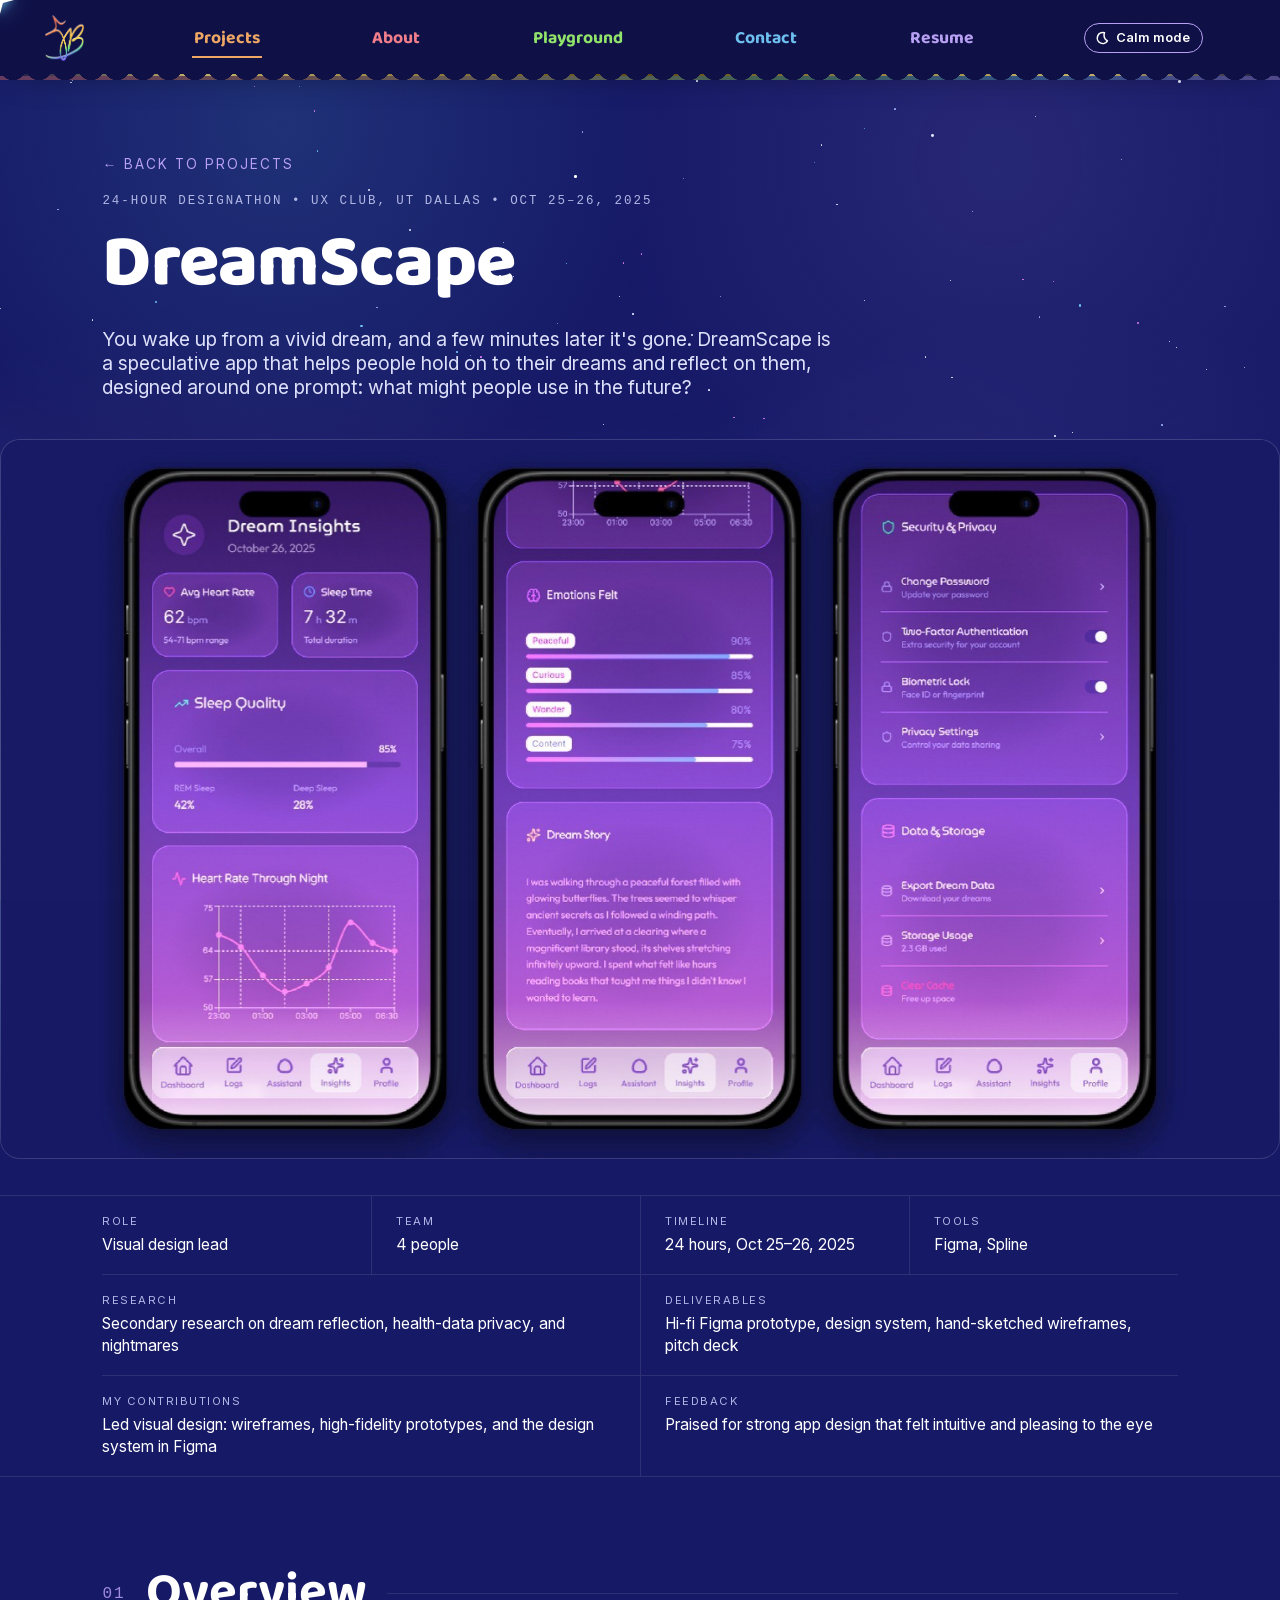
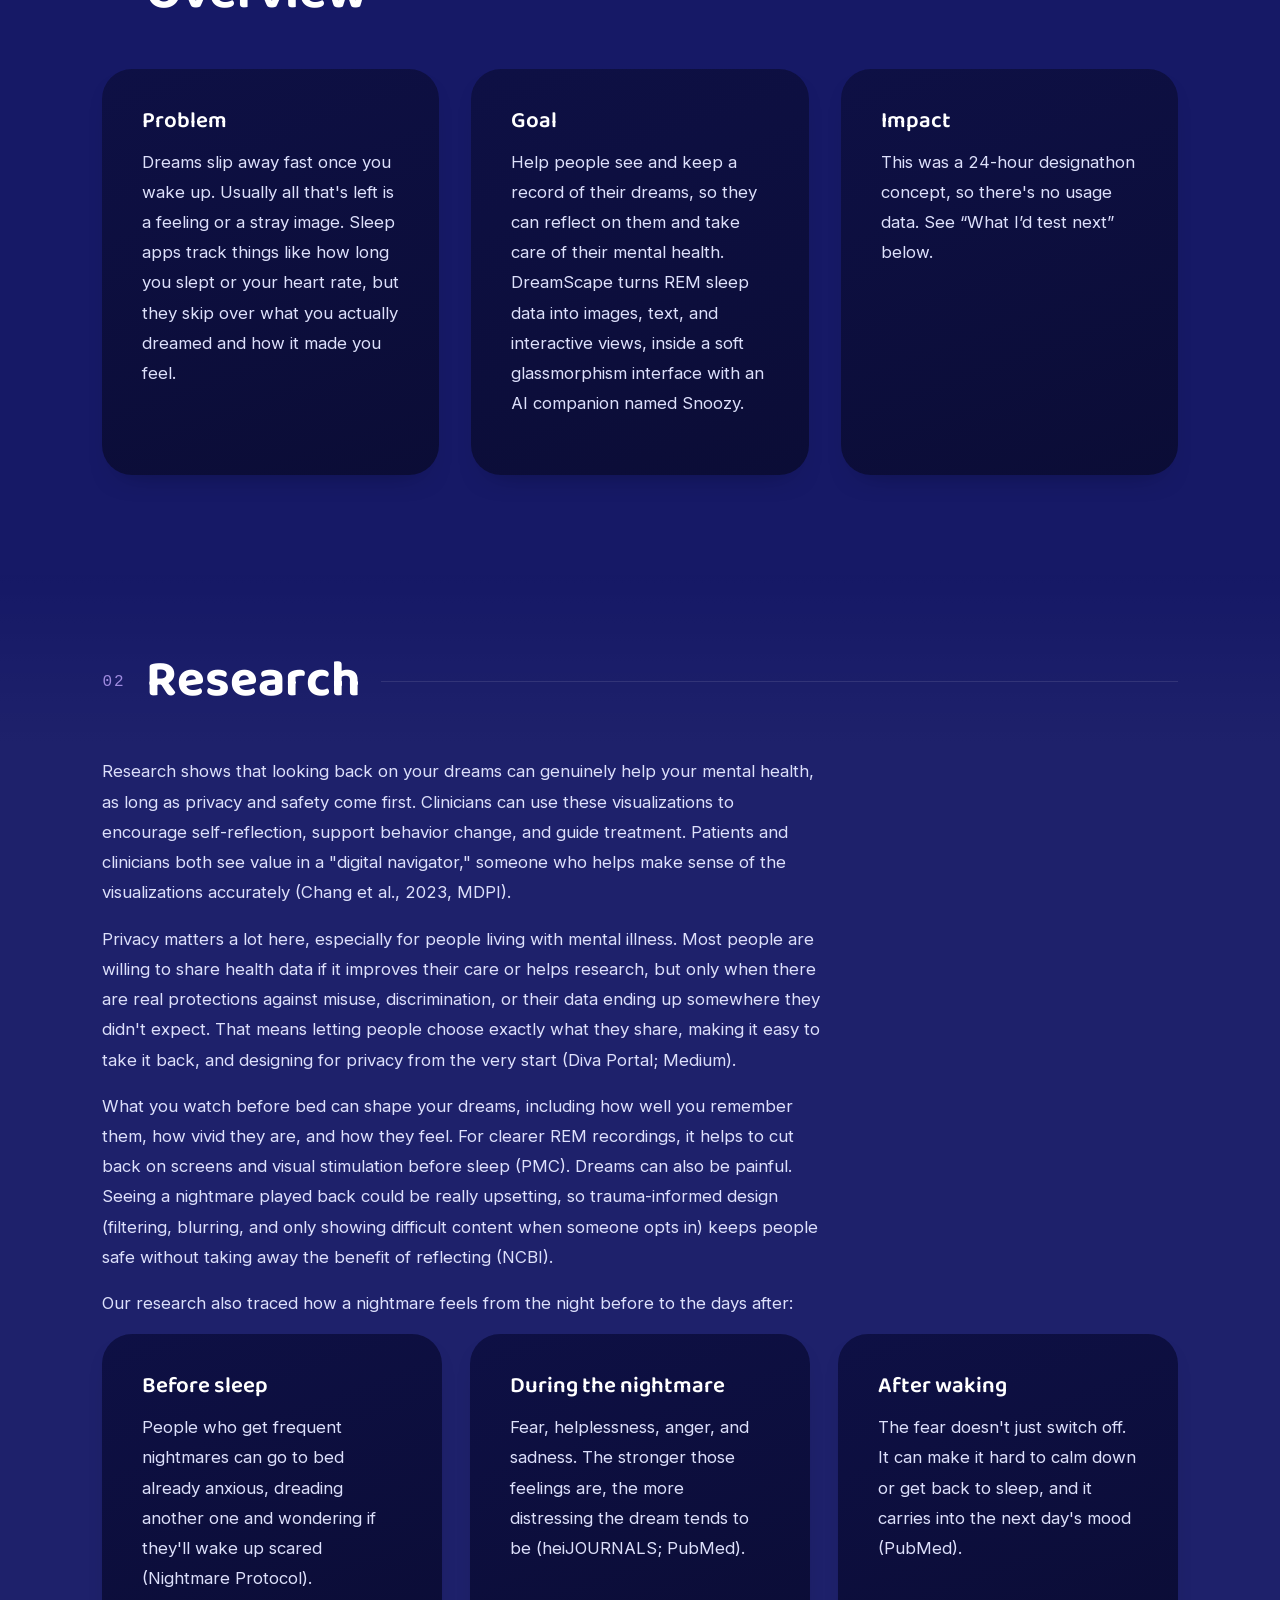
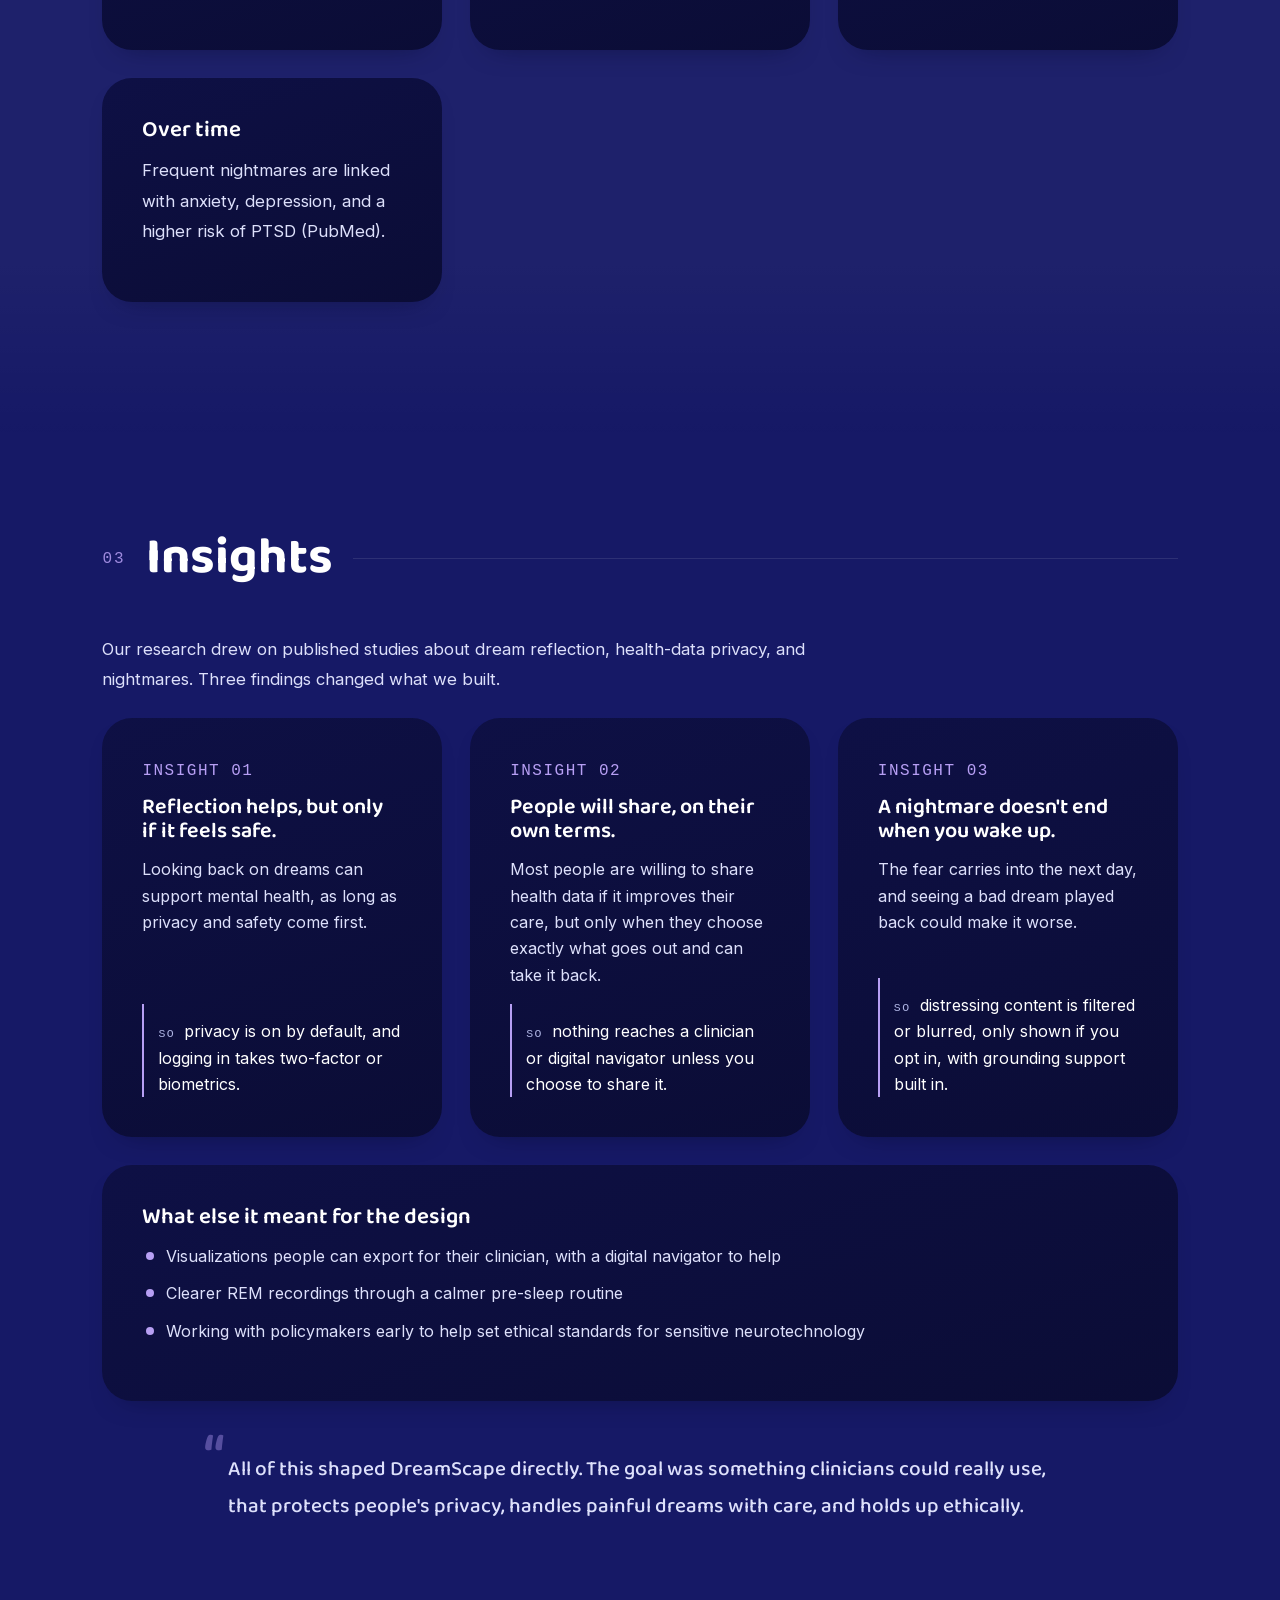
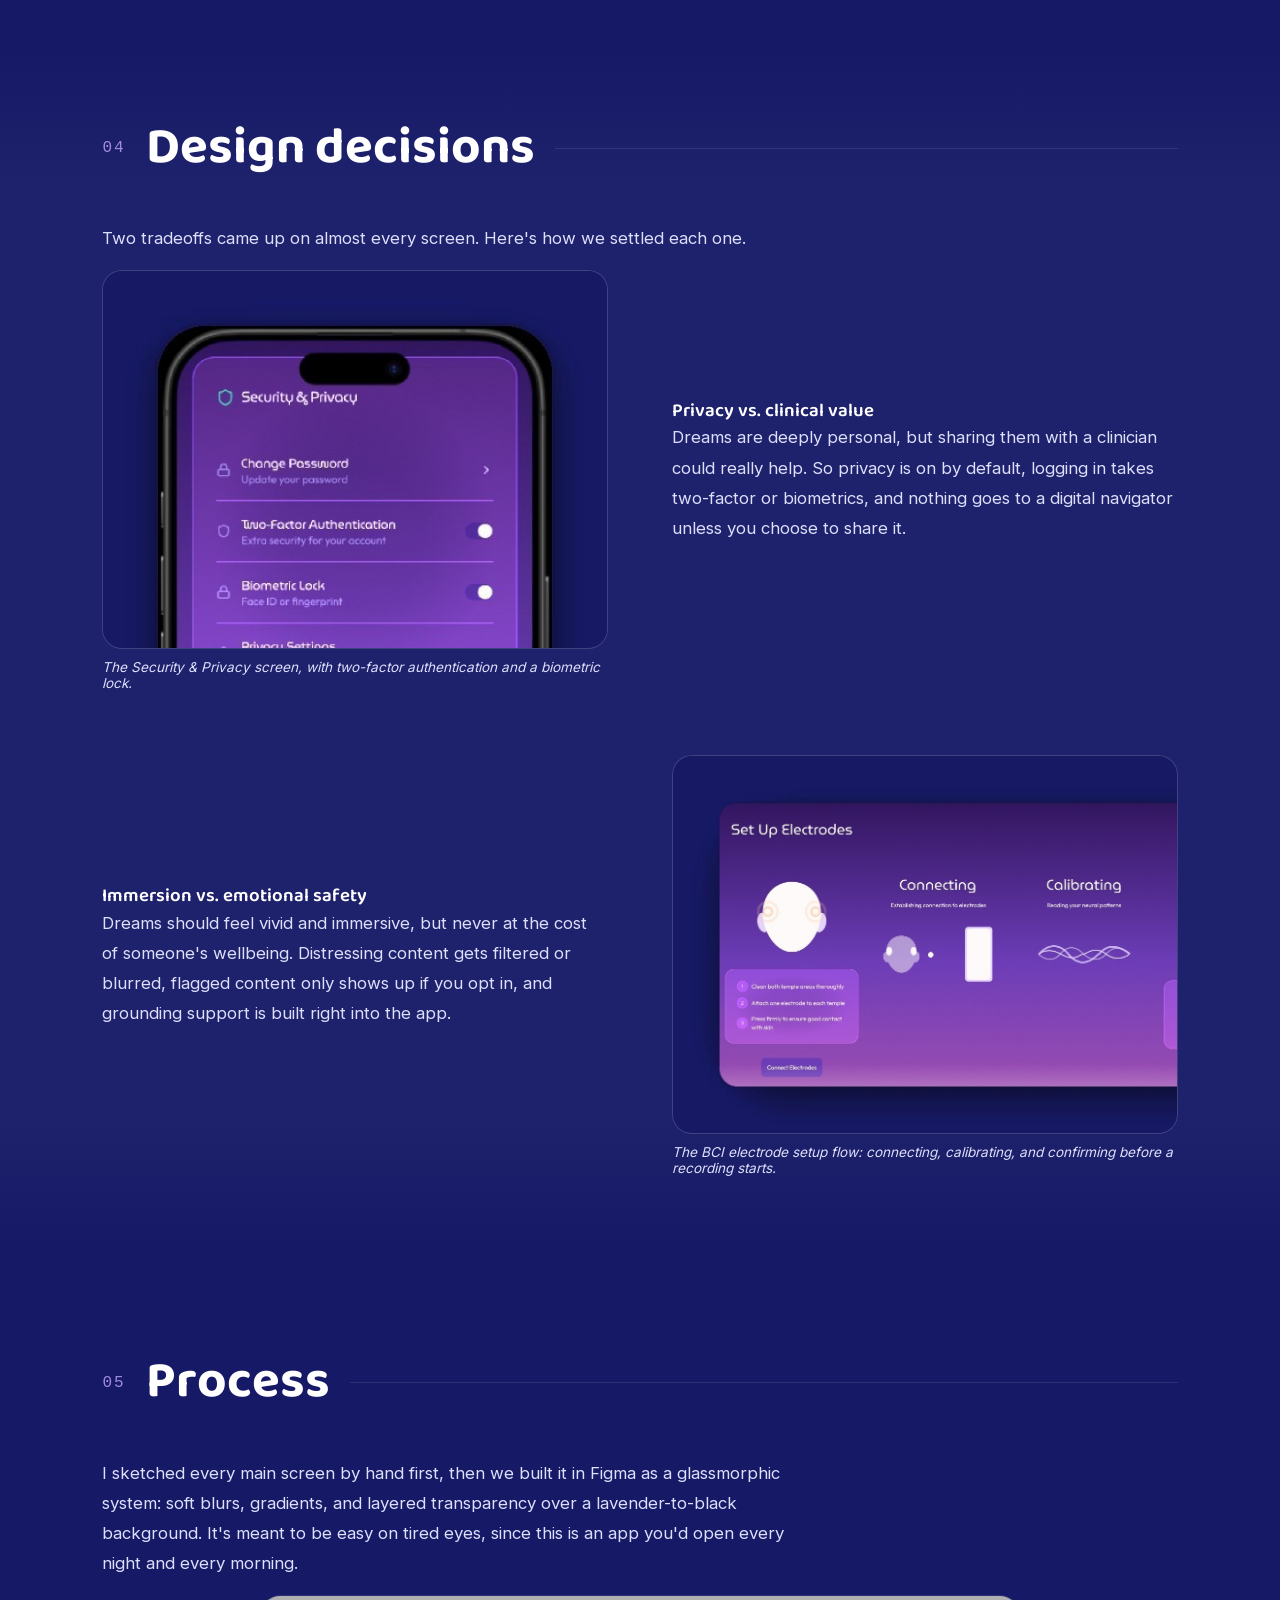
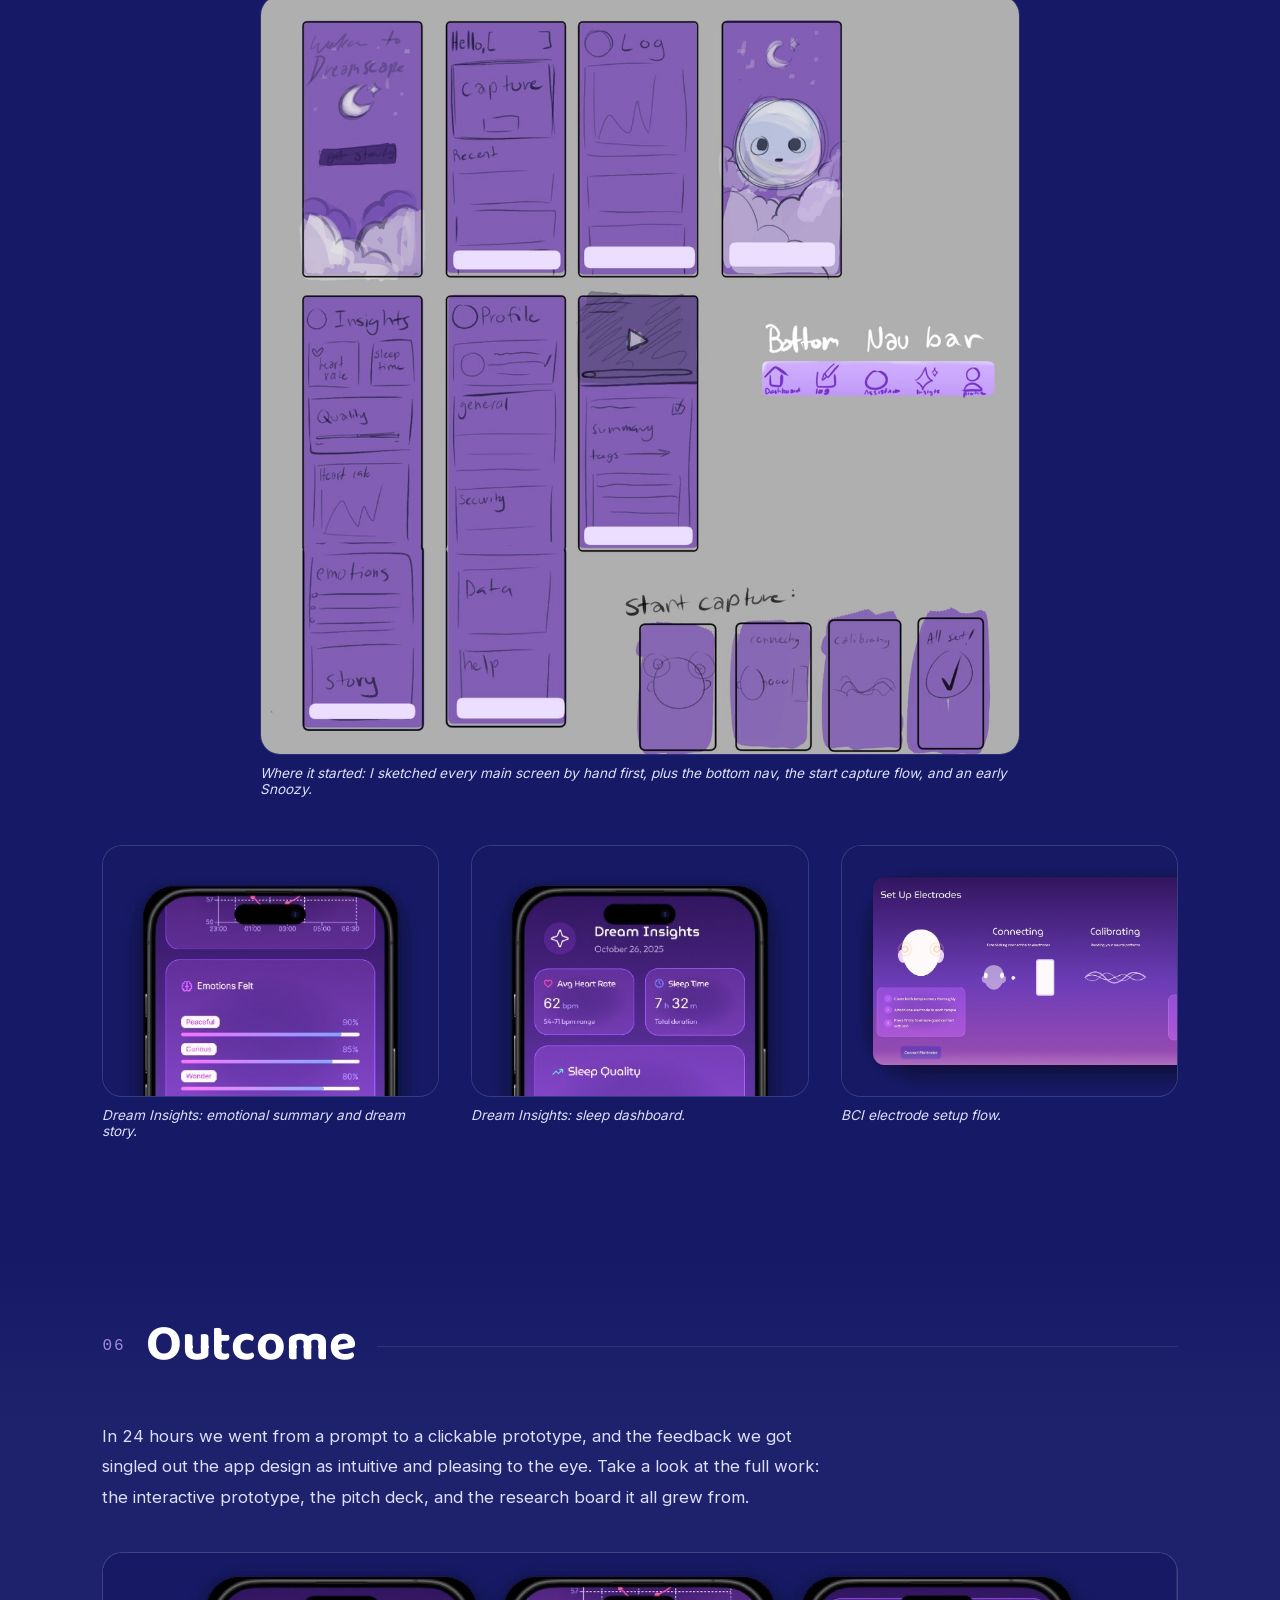
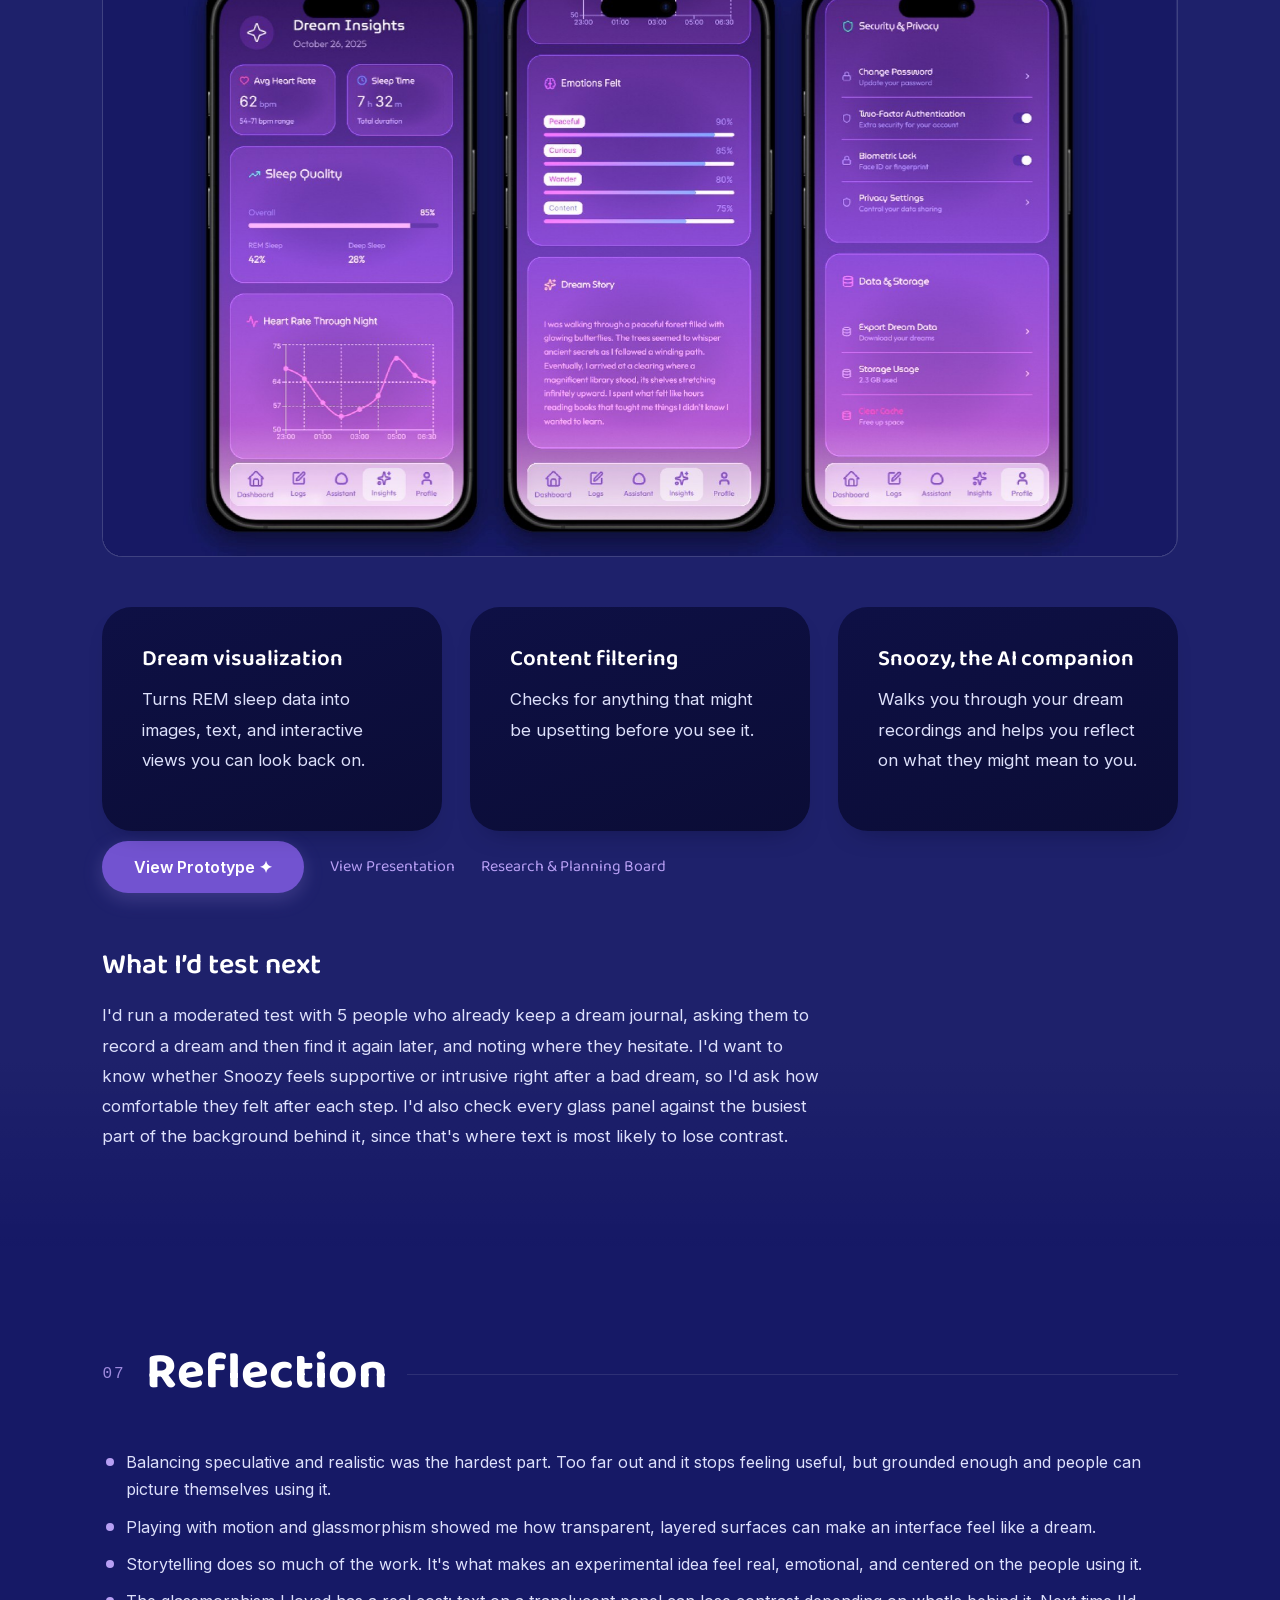
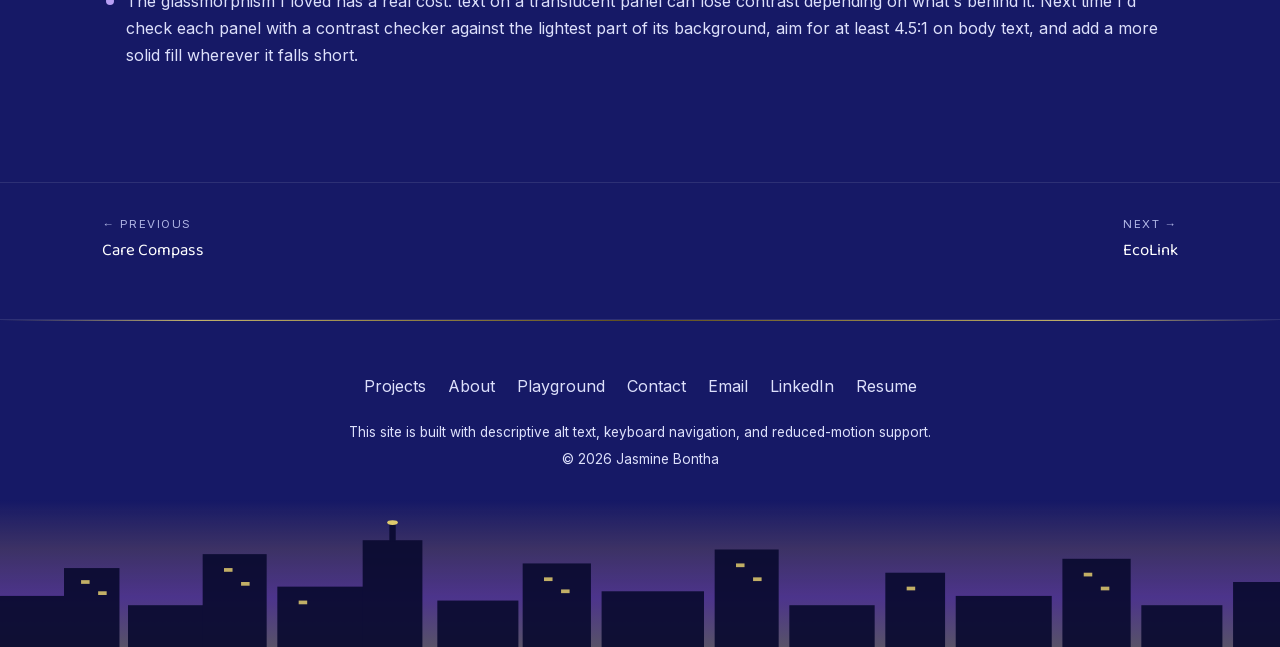
<file: case-studies/dreamscape.html>
<!DOCTYPE html>
<html lang="en">

<head>
    <meta charset="UTF-8">
    <meta name="viewport" content="width=device-width, initial-scale=1.0">
    <title>DreamScape | Case Study | Jasmine Bontha</title>
    <meta name="description" content="A speculative app that helps people hold on to their dreams and reflect on them, designed in a 24-hour UX Club designathon at UT Dallas.">
    <link rel="stylesheet" href="../css/style.css">
    <script>
        /* Calm mode: set before first paint so there's no flash of motion.
           Defaults to on when the OS asks for reduced motion. See initCalmMode(). */
        (function () {
            var d = document.documentElement, pref = null;
            try { pref = localStorage.getItem('calm'); } catch (e) {}
            if (pref === '1' || (pref === null && window.matchMedia('(prefers-reduced-motion: reduce)').matches)) d.classList.add('calm');
        })();
    </script>
</head>

<body data-page="projects" style="--case-accent: var(--c-purple);">
    <a class="skip-link" href="#main-content">Skip to content</a>
    <div class="stars"></div>
    <div class="grain" aria-hidden="true"></div>

    <header class="site-nav">
        <nav class="nav-inner" aria-label="Primary">
            <a class="logo" href="../index.html"><img class="logo-mark" src="../images/logo-jb.png" alt="Jasmine Bontha, home"></a>
            <button class="nav-toggle" type="button" aria-expanded="false" aria-controls="primary-links"><span aria-hidden="true">☰</span><span class="sr-only">Menu</span></button>
            <ul class="nav-links" id="primary-links">
                <li><a href="../index.html#projects" data-page="projects">Projects</a></li>
                <li><a href="../index.html#about" data-page="about">About</a></li>
                <li><a href="../index.html#playground" data-page="playground">Playground</a></li>
                <li><a href="../index.html#contact" data-page="contact">Contact</a></li>
                <li><a href="../files/BonthaJasmine_RESUME2026.pdf" target="_blank" rel="noopener" data-page="resume">Resume<span class="sr-only"> (PDF, opens in a new tab)</span></a></li>
            </ul>
            <button class="calm-toggle" type="button" aria-pressed="false">
                <svg viewBox="0 0 32 32" aria-hidden="true" focusable="false"><path d="M21 5.5a11 11 0 1 0 6 16.2A12.5 12.5 0 0 1 21 5.5z" fill="none" stroke="currentColor" stroke-width="3" stroke-linejoin="round" /></svg>
                <span class="calm-label">Calm mode</span>
            </button>
        </nav>
        <div class="nav-underline" aria-hidden="true"></div>
    </header>

    <main id="main-content">
        <section class="page-hero case-hero" style="min-height:auto; padding-bottom:0;">
            <a class="case-back" href="../index.html#projects"><span class="arrow">←</span> Back to Projects</a>
            <p class="eyebrow">24-HOUR DESIGNATHON • UX CLUB, UT DALLAS • OCT 25–26, 2025</p>
            <h1>DreamScape</h1>
            <p class="case-hook">You wake up from a vivid dream, and a few minutes later it's gone. DreamScape is a
                speculative app that helps people hold on to their dreams and reflect on them, designed around one
                prompt: what might people use in the future?</p>
        </section>

        <div class="case-mockup reveal">
            <img src="../images/case-dreamscape-wide.jpg" alt="DreamScape app screens: the Dream Insights sleep dashboard, the emotional summary and dream story view, and the Security &amp; Privacy screen">
        </div>

        <dl class="case-quickfacts stagger" aria-label="Project at a glance">
            <div>
                <dt>Role</dt>
                <dd>Visual design lead</dd>
            </div>
            <div>
                <dt>Team</dt>
                <dd>4 people</dd>
            </div>
            <div>
                <dt>Timeline</dt>
                <dd>24 hours, Oct 25–26, 2025</dd>
            </div>
            <div>
                <dt>Tools</dt>
                <dd>Figma, Spline</dd>
            </div>
            <div class="qf-wide qf-row-start">
                <dt>Research</dt>
                <dd>Secondary research on dream reflection, health-data privacy, and nightmares</dd>
            </div>
            <div class="qf-wide">
                <dt>Deliverables</dt>
                <dd>Hi-fi Figma prototype, design system, hand-sketched wireframes, pitch deck</dd>
            </div>
            <div class="qf-wide qf-row-start">
                <dt>My contributions</dt>
                <dd>Led visual design: wireframes, high-fidelity prototypes, and the design system in Figma</dd>
            </div>
            <div class="qf-wide">
                <dt>Feedback</dt>
                <dd>Praised for strong app design that felt intuitive and pleasing to the eye</dd>
            </div>
        </dl>

        <section class="case-chapter reveal">
            <div class="case-chapter-header"><span class="num">01</span><h2>Overview</h2></div>
            <div class="case-overview-grid stagger">
                <div class="card">
                    <h3>Problem</h3>
                    <p>Dreams slip away fast once you wake up. Usually all that's left is a feeling or a stray image.
                        Sleep apps track things like how long you slept or your heart rate, but they skip over what
                        you actually dreamed and how it made you feel.</p>
                </div>
                <div class="card">
                    <h3>Goal</h3>
                    <p>Help people see and keep a record of their dreams, so they can reflect on them and take care
                        of their mental health. DreamScape turns REM sleep data into images, text, and interactive
                        views, inside a soft glassmorphism interface with an AI companion named Snoozy.</p>
                </div>
                <div class="card">
                    <h3>Impact</h3>
                    <p>This was a 24-hour designathon concept, so there's no usage data. See “What I’d test next” below.</p>
                </div>
            </div>
        </section>

        <section class="case-chapter case-chapter--tint reveal">
            <div class="case-chapter-header"><span class="num">02</span><h2>Research</h2></div>
            <p>Research shows that looking back on your dreams can genuinely help your mental health, as long as
                privacy and safety come first. Clinicians can use these visualizations to encourage self-reflection,
                support behavior change, and guide treatment. Patients and clinicians both see value in a "digital
                navigator," someone who helps make sense of the visualizations accurately (Chang et al., 2023,
                MDPI).</p>
            <p>Privacy matters a lot here, especially for people living with mental illness. Most people are willing
                to share health data if it improves their care or helps research, but only when there are real
                protections against misuse, discrimination, or their data ending up somewhere they didn't expect.
                That means letting people choose exactly what they share, making it easy to take it back, and
                designing for privacy from the very start (Diva Portal; Medium).</p>
            <p>What you watch before bed can shape your dreams, including how well you remember them, how vivid they
                are, and how they feel. For clearer REM recordings, it helps to cut back on screens and visual
                stimulation before sleep (PMC). Dreams can also be painful. Seeing a nightmare played back could be
                really upsetting, so trauma-informed design (filtering, blurring, and only showing difficult content
                when someone opts in) keeps people safe without taking away the benefit of reflecting (NCBI).</p>
            <p>Our research also traced how a nightmare feels from the night before to the days after:</p>
            <div class="case-callout-grid">
                <div class="card">
                    <h3>Before sleep</h3>
                    <p>People who get frequent nightmares can go to bed already anxious, dreading another one and
                        wondering if they'll wake up scared (Nightmare Protocol).</p>
                </div>
                <div class="card">
                    <h3>During the nightmare</h3>
                    <p>Fear, helplessness, anger, and sadness. The stronger those feelings are, the more
                        distressing the dream tends to be (heiJOURNALS; PubMed).</p>
                </div>
                <div class="card">
                    <h3>After waking</h3>
                    <p>The fear doesn't just switch off. It can make it hard to calm down or get back to sleep, and
                        it carries into the next day's mood (PubMed).</p>
                </div>
                <div class="card">
                    <h3>Over time</h3>
                    <p>Frequent nightmares are linked with anxiety, depression, and a higher risk of PTSD
                        (PubMed).</p>
                </div>
            </div>
        </section>

        <section class="case-chapter reveal">
            <div class="case-chapter-header"><span class="num">03</span><h2>Insights</h2></div>
            <p>Our research drew on published studies about dream reflection, health-data privacy, and nightmares. Three findings changed what we built.</p>
            <div class="case-insight-grid stagger">
                <div class="card case-insight">
                    <p class="case-insight-num">Insight 01</p>
                    <h3>Reflection helps, but only if it feels safe.</h3>
                    <p>Looking back on dreams can support mental health, as long as privacy and safety come first.</p>
                    <p class="case-insight-so"><span>So</span> privacy is on by default, and logging in takes two-factor or biometrics.</p>
                </div>
                <div class="card case-insight">
                    <p class="case-insight-num">Insight 02</p>
                    <h3>People will share, on their own terms.</h3>
                    <p>Most people are willing to share health data if it improves their care, but only when they choose exactly what goes out and can take it back.</p>
                    <p class="case-insight-so"><span>So</span> nothing reaches a clinician or digital navigator unless you choose to share it.</p>
                </div>
                <div class="card case-insight">
                    <p class="case-insight-num">Insight 03</p>
                    <h3>A nightmare doesn't end when you wake up.</h3>
                    <p>The fear carries into the next day, and seeing a bad dream played back could make it worse.</p>
                    <p class="case-insight-so"><span>So</span> distressing content is filtered or blurred, only shown if you opt in, with grounding support built in.</p>
                </div>
            </div>
            <div class="case-callout-grid">
                <div class="card">
                    <h3>What else it meant for the design</h3>
                    <ul class="case-list">
                        <li>Visualizations people can export for their clinician, with a digital navigator to
                            help</li>
                        <li>Clearer REM recordings through a calmer pre-sleep routine</li>
                        <li>Working with policymakers early to help set ethical standards for sensitive
                            neurotechnology</li>
                    </ul>
                </div>
            </div>
            <p class="case-quote" style="padding-left:20px; font-size:1.3rem;">
                All of this shaped DreamScape directly. The goal was something clinicians could really use, that
                protects people's privacy, handles painful dreams with care, and holds up ethically.
            </p>
        </section>

        <section class="case-chapter case-chapter--tint reveal">
            <div class="case-chapter-header"><span class="num">04</span><h2>Design decisions</h2></div>
            <p>Two tradeoffs came up on almost every screen. Here's how we settled each one.</p>
            <div class="case-split-visual">
                <figure>
                    <div class="case-visual-box">
                        <img src="../images/case-dreamscape-security.jpg" alt="DreamScape's Security &amp; Privacy screen, showing two-factor authentication and biometric lock toggles" style="object-position: top;">
                    </div>
                    <figcaption>The Security &amp; Privacy screen, with two-factor authentication and a biometric
                        lock.</figcaption>
                </figure>
                <div>
                    <h3>Privacy vs. clinical value</h3>
                    <p>Dreams are deeply personal, but sharing them with a clinician could really help. So privacy is
                        on by default, logging in takes two-factor or biometrics, and nothing goes to a digital
                        navigator unless you choose to share it.</p>
                </div>
            </div>
            <div class="case-split-visual case-split-visual--reverse">
                <figure>
                    <div class="case-visual-box">
                        <img src="../images/case-dreamscape-bci.jpg" alt="DreamScape's BCI electrode setup flow: Connecting, Calibrating, and All Set states" style="object-position: left;">
                    </div>
                    <figcaption>The BCI electrode setup flow: connecting, calibrating, and confirming before a
                        recording starts.</figcaption>
                </figure>
                <div>
                    <h3>Immersion vs. emotional safety</h3>
                    <p>Dreams should feel vivid and immersive, but never at the cost of someone's wellbeing.
                        Distressing content gets filtered or blurred, flagged content only shows up if you opt in,
                        and grounding support is built right into the app.</p>
                </div>
            </div>
        </section>

        <section class="case-chapter reveal">
            <div class="case-chapter-header"><span class="num">05</span><h2>Process</h2></div>
            <p>I sketched every main screen by hand first, then we built it in Figma as a glassmorphic system: soft blurs, gradients, and layered transparency over a
                lavender-to-black background. It's meant to be easy on tired eyes, since this is an app you'd open
                every night and every morning.</p>
            <figure class="case-sketch">
                <img src="../images/case-dreamscape-sketches.jpg" alt="Hand-sketched purple wireframes for DreamScape: a welcome screen with a crescent moon and clouds, a home screen with a capture button and recent dreams, a sleep log graph, an early sketch of Snoozy the mascot in a bubble helmet, an insights screen with heart rate, sleep quality, emotions, and story, a profile screen with general, security, data, and help settings, a dream playback screen with summary and tags, a five-icon bottom nav bar, and a four-step start capture flow ending in a check mark">
                <figcaption>Where it started: I sketched every main screen by hand first, plus the bottom nav, the
                    start capture flow, and an early Snoozy.</figcaption>
            </figure>
            <div class="case-gallery">
                <figure>
                    <div class="case-visual-box">
                        <img src="../images/case-dreamscape-gallery-emotions.jpg" alt="DreamScape's Emotions Felt and Dream Story screen" style="object-position: top;">
                    </div>
                    <figcaption>Dream Insights: emotional summary and dream story.</figcaption>
                </figure>
                <figure>
                    <div class="case-visual-box">
                        <img src="../images/case-dreamscape-gallery-dashboard.jpg" alt="DreamScape's Dream Insights sleep dashboard" style="object-position: top;">
                    </div>
                    <figcaption>Dream Insights: sleep dashboard.</figcaption>
                </figure>
                <figure>
                    <div class="case-visual-box">
                        <img src="../images/case-dreamscape-gallery-bci.jpg" alt="DreamScape's BCI electrode setup flow" style="object-position: left;">
                    </div>
                    <figcaption>BCI electrode setup flow.</figcaption>
                </figure>
            </div>
        </section>

        <section class="case-chapter case-chapter--tint reveal">
            <div class="case-chapter-header"><span class="num">06</span><h2>Outcome</h2></div>
            <p>In 24 hours we went from a prompt to a clickable prototype, and the feedback we got singled out
                the app design as intuitive and pleasing to the eye. Take a look at the full work: the
                interactive prototype, the pitch deck, and the research board it all grew from.</p>
            <div class="case-mockup reveal">
                <img src="../images/case-dreamscape-wide.jpg" alt="DreamScape app screens: the Dream Insights sleep dashboard, the emotional summary and dream story view, and the Security &amp; Privacy screen">
            </div>
            <div class="case-feature-split stagger">
                <div class="card">
                    <h3>Dream visualization</h3>
                    <p>Turns REM sleep data into images, text, and interactive views you can look back on.</p>
                </div>
                <div class="card">
                    <h3>Content filtering</h3>
                    <p>Checks for anything that might be upsetting before you see it.</p>
                </div>
                <div class="card">
                    <h3>Snoozy, the AI companion</h3>
                    <p>Walks you through your dream recordings and helps you reflect on what they might mean to
                        you.</p>
                </div>
            </div>
            <div class="case-links">
                <a class="btn" href="https://www.figma.com/proto/tGSuZnt90sJURlK7vrsUot/TheApp?page-id=0%3A1&node-id=195-44&m=draw&scaling=scale-down&content-scaling=fixed&starting-point-node-id=220%3A484&t=al7d6f4lJZmUnPwI-1" target="_blank" rel="noopener">View Prototype ✦</a>
                <a href="https://www.figma.com/slides/T82kmCIE6atAVeX7BgOY8l/DreamScape?node-id=1-311&t=cNRLU24Pud1xGSB0-1" target="_blank" rel="noopener">View Presentation</a>
                <a href="https://www.figma.com/board/hyp6nlV7BqqQg6ZqCKtqlp/Planning?node-id=0-1&t=Ye2wFCF2TyRbEtIe-1" target="_blank" rel="noopener">Research &amp; Planning Board</a>
            </div>
            <h3 class="case-subhead">What I’d test next</h3>
            <p>I'd run a moderated test with 5 people who already keep a dream journal, asking them to
                record a dream and then find it again later, and noting where they hesitate. I'd want to
                know whether Snoozy feels supportive or intrusive right after a bad dream, so I'd ask
                how comfortable they felt after each step. I'd also check every glass panel against the
                busiest part of the background behind it, since that's where text is most likely to lose
                contrast.</p>
        
        </section>


        <section class="case-chapter reveal">
            <div class="case-chapter-header"><span class="num">07</span><h2>Reflection</h2></div>
            <ul class="case-list">
                <li>Balancing speculative and realistic was the hardest part. Too far out and it stops feeling useful,
                    but grounded enough and people can picture themselves using it.</li>
                <li>Playing with motion and glassmorphism showed me how transparent, layered surfaces can make an
                    interface feel like a dream.</li>
                <li>Storytelling does so much of the work. It's what makes an experimental idea feel real, emotional,
                    and centered on the people using it.</li>
                <li>The glassmorphism I loved has a real cost: text on a translucent panel can lose
                    contrast depending on what's behind it. Next time I'd check each panel with a
                    contrast checker against the lightest part of its background, aim for at least 4.5:1
                    on body text, and add a more solid fill wherever it falls short.</li>
            </ul>
        </section>

        <nav class="case-prevnext" aria-label="More case studies">
            <a href="care-compass.html">
                <span class="dir-label">← Previous</span>
                <span class="dir-title">Care Compass</span>
            </a>
            <a href="ecolink.html">
                <span class="dir-label">Next →</span>
                <span class="dir-title">EcoLink</span>
            </a>
        </nav>
    </main>

    <footer>
        <div class="horizon-glow" aria-hidden="true"></div>
        <svg class="city-skyline" viewBox="0 0 600 140" preserveAspectRatio="none" aria-hidden="true">
            <g fill="#0a0b30">
                <rect x="0" y="85" width="36" height="55" />
                <rect x="30" y="55" width="26" height="85" />
                <rect x="60" y="95" width="40" height="45" />
                <rect x="95" y="40" width="30" height="100" />
                <rect x="130" y="75" width="45" height="65" />
                <rect x="170" y="25" width="28" height="115" />
                <rect x="205" y="90" width="38" height="50" />
                <rect x="245" y="50" width="32" height="90" />
                <rect x="282" y="80" width="48" height="60" />
                <rect x="335" y="35" width="30" height="105" />
                <rect x="370" y="95" width="40" height="45" />
                <rect x="415" y="60" width="28" height="80" />
                <rect x="448" y="85" width="45" height="55" />
                <rect x="498" y="45" width="32" height="95" />
                <rect x="535" y="95" width="38" height="45" />
                <rect x="578" y="70" width="22" height="70" />
            </g>
            <line x1="184" y1="25" x2="184" y2="8" stroke="#0a0b30" stroke-width="3" stroke-linecap="round" />
            <circle cx="184" cy="6" r="2.5" fill="#efd96e" />
            <g fill="#efd96e" opacity=".85">
                <rect x="38" y="68" width="4" height="4" />
                <rect x="46" y="80" width="4" height="4" />
                <rect x="105" y="55" width="4" height="4" />
                <rect x="113" y="70" width="4" height="4" />
                <rect x="140" y="90" width="4" height="4" />
                <rect x="255" y="65" width="4" height="4" />
                <rect x="263" y="78" width="4" height="4" />
                <rect x="345" y="50" width="4" height="4" />
                <rect x="353" y="65" width="4" height="4" />
                <rect x="425" y="75" width="4" height="4" />
                <rect x="508" y="60" width="4" height="4" />
                <rect x="516" y="75" width="4" height="4" />
            </g>
        </svg>

        <nav class="footer-links" aria-label="Footer">
            <a href="../index.html#projects">Projects</a>
            <a href="../index.html#about">About</a>
            <a href="../index.html#playground">Playground</a>
            <a href="../index.html#contact">Contact</a>
            <a href="mailto:jflower2k6@gmail.com">Email</a>
            <a href="https://www.linkedin.com/in/jasmine-b-1a2929231/" target="_blank" rel="noopener">LinkedIn<span class="sr-only"> (opens in a new tab)</span></a>
            <a href="../files/BonthaJasmine_RESUME2026.pdf" target="_blank" rel="noopener">Resume<span class="sr-only"> (PDF, opens in a new tab)</span></a>
        </nav>
        <p class="footer-note">This site is built with descriptive alt text, keyboard navigation, and reduced-motion support.</p>
        <p class="footer-note">© 2026 Jasmine Bontha</p>
    </footer>

    <script src="../js/main.js"></script>
</body>

</html>
</file>
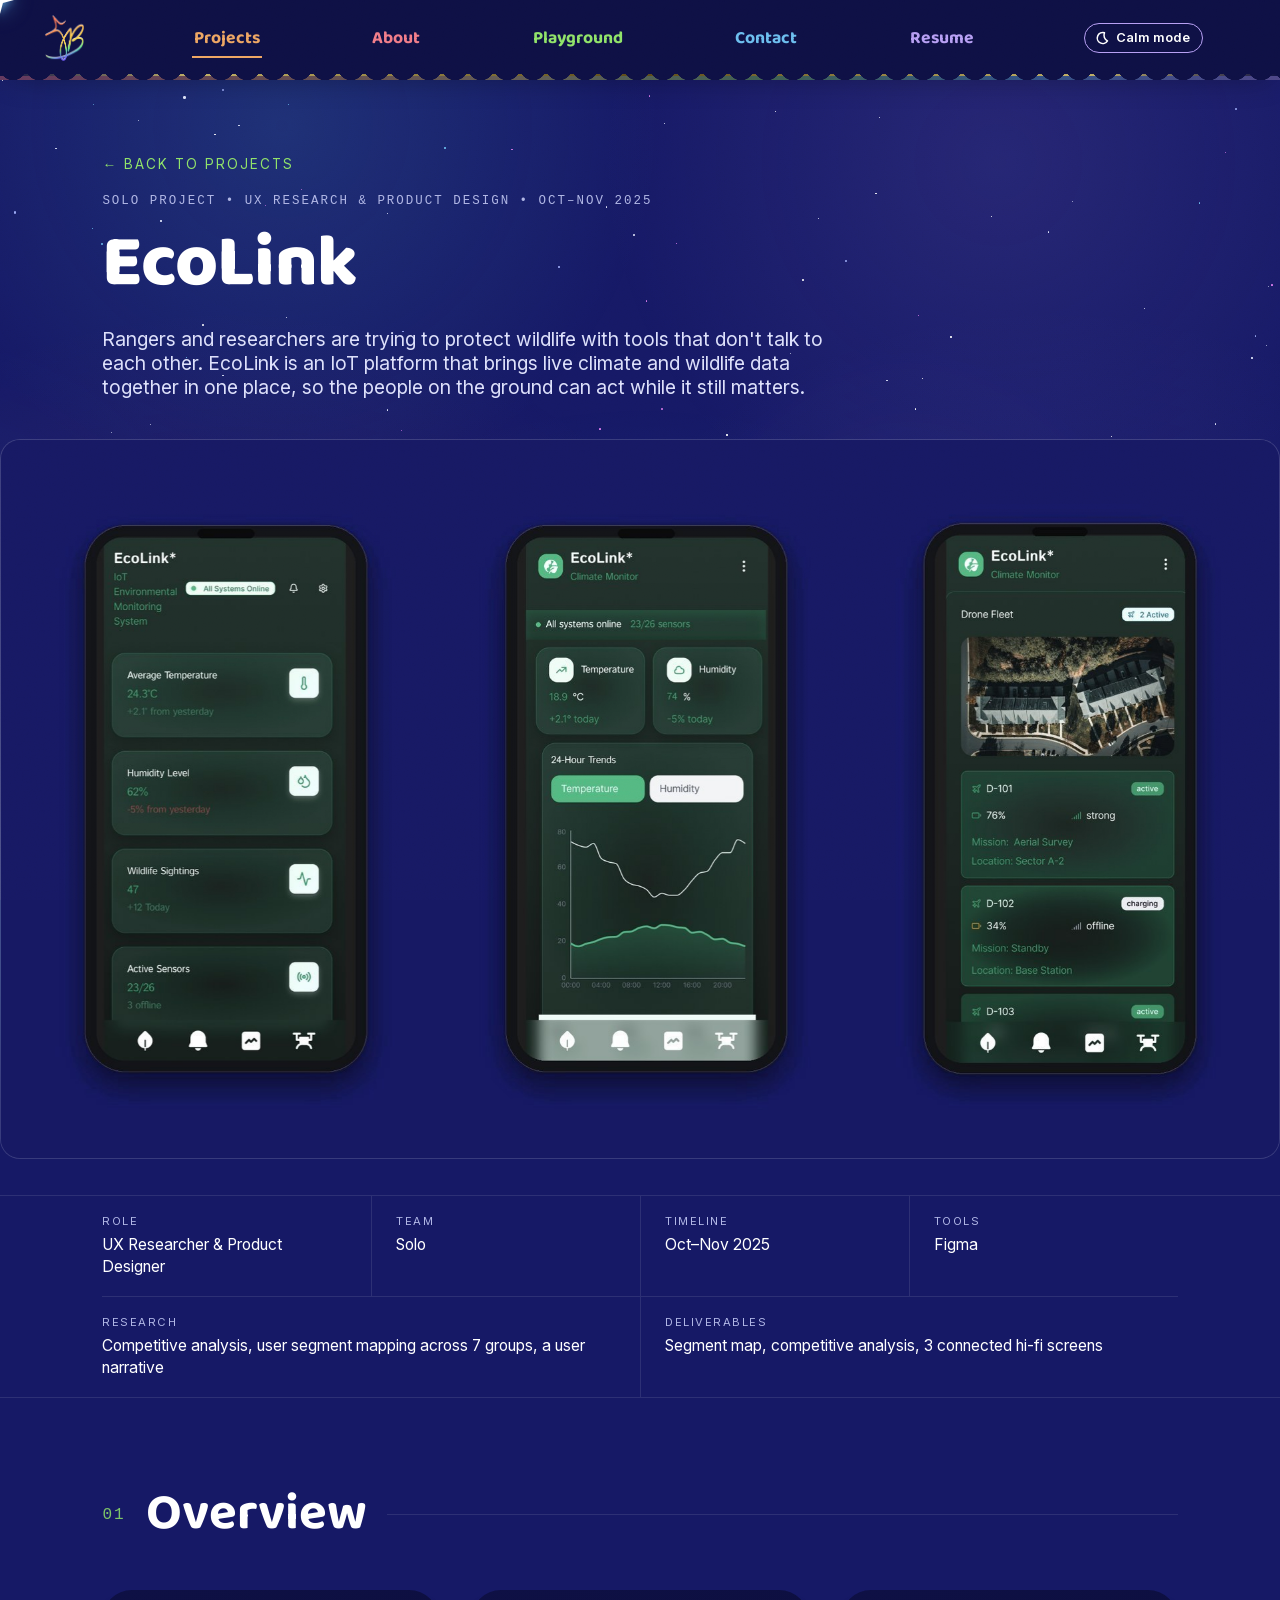
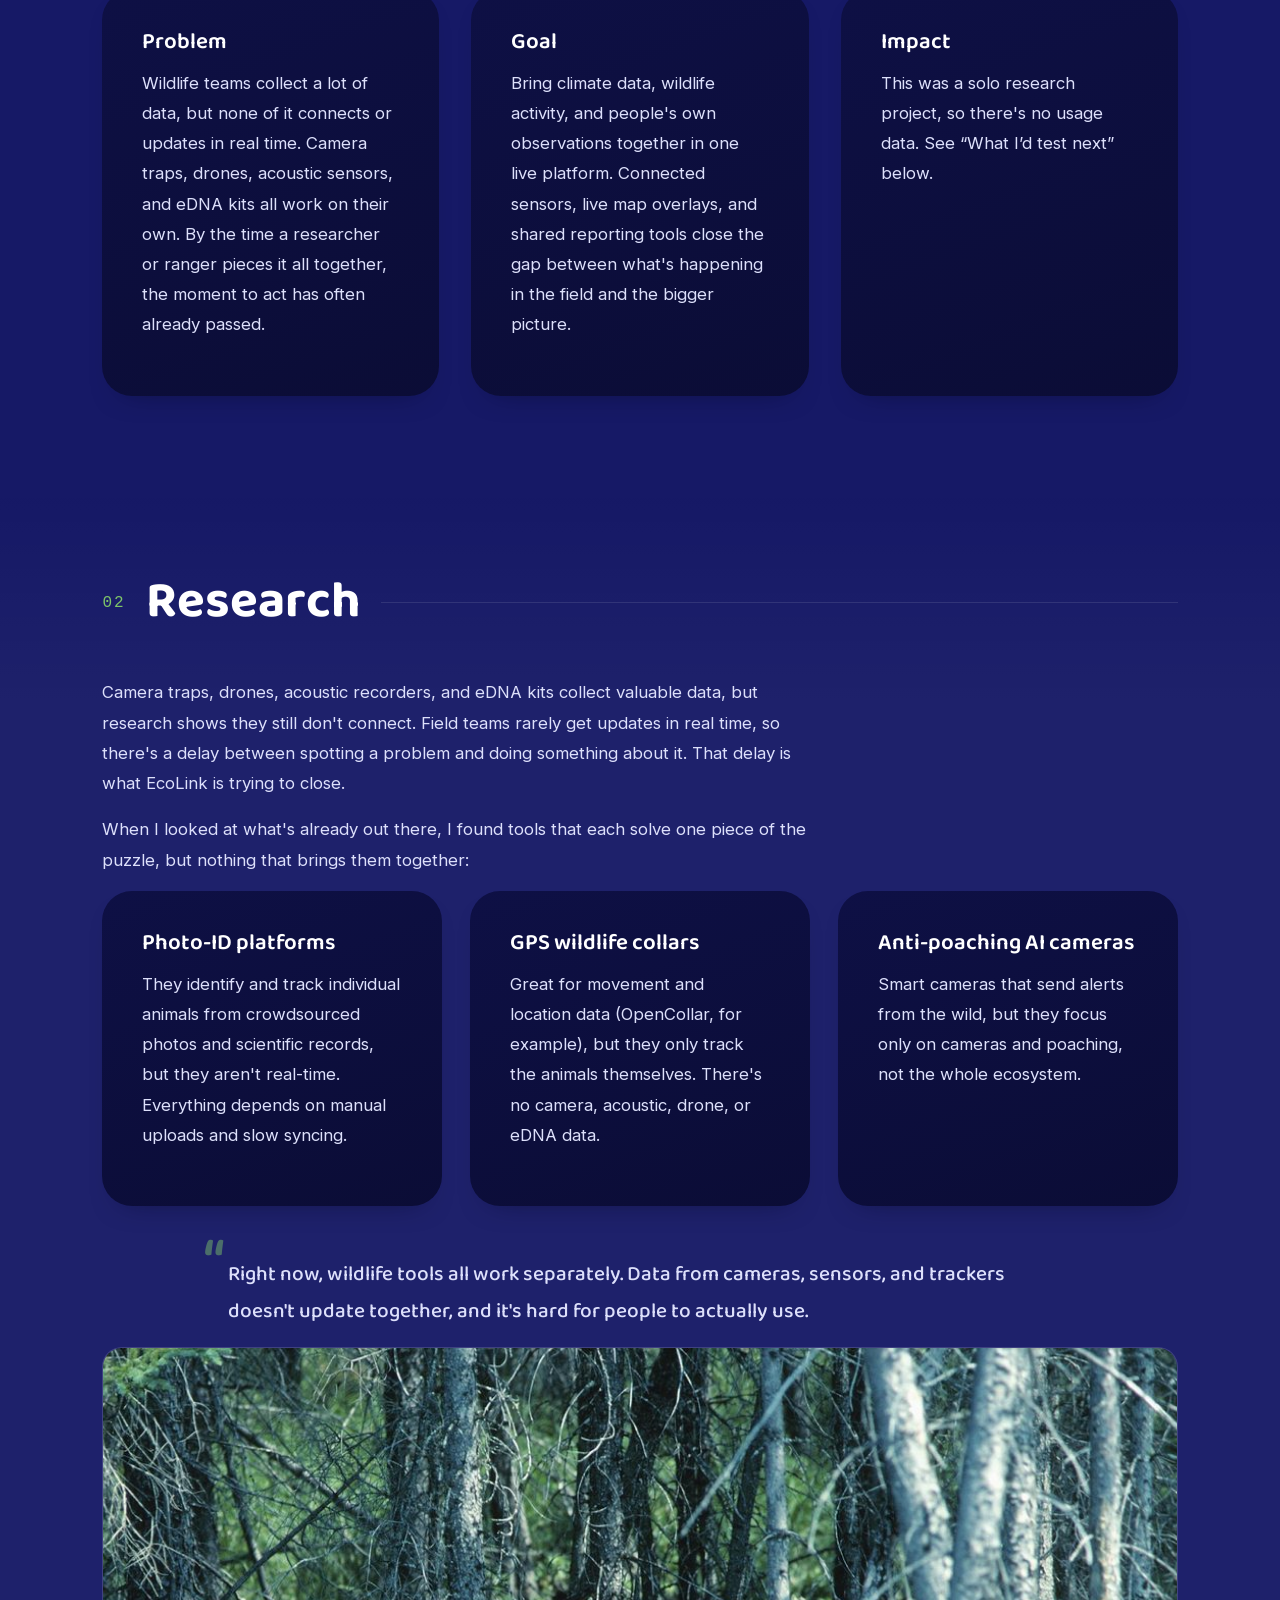
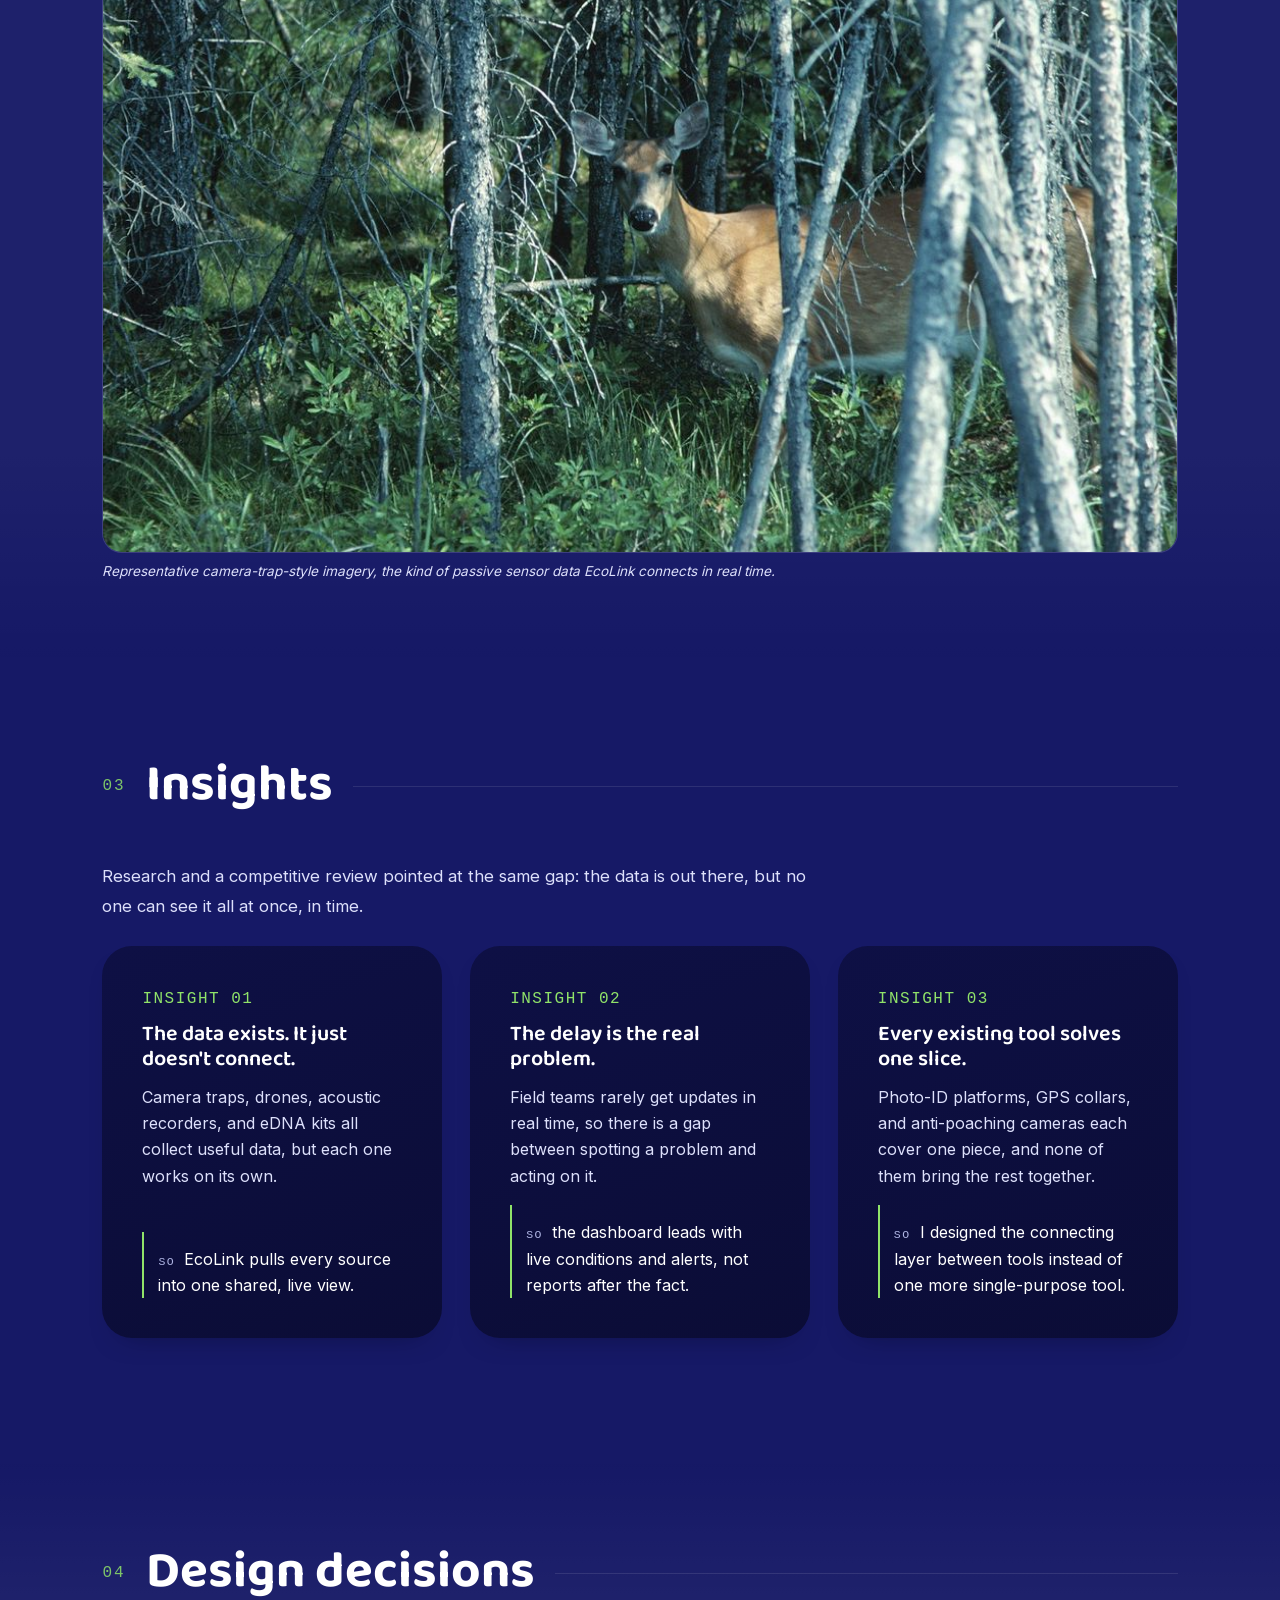
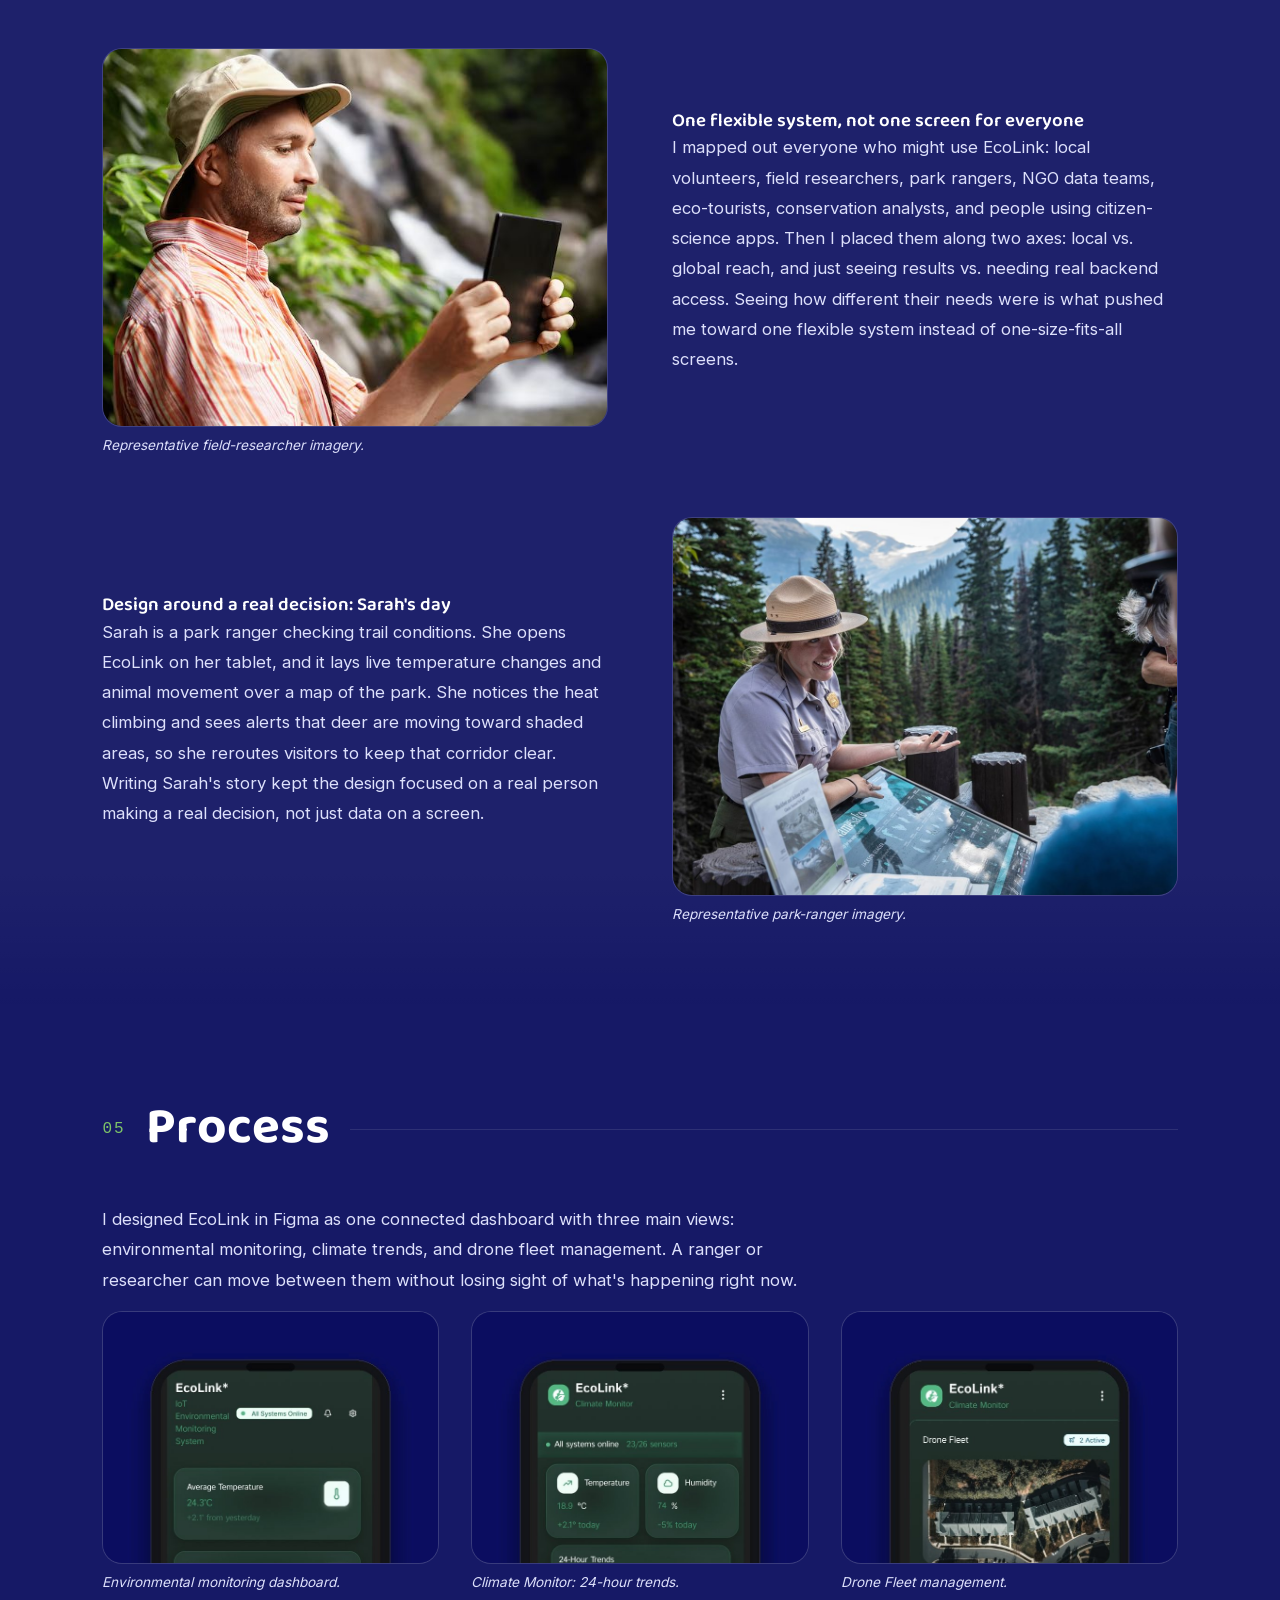
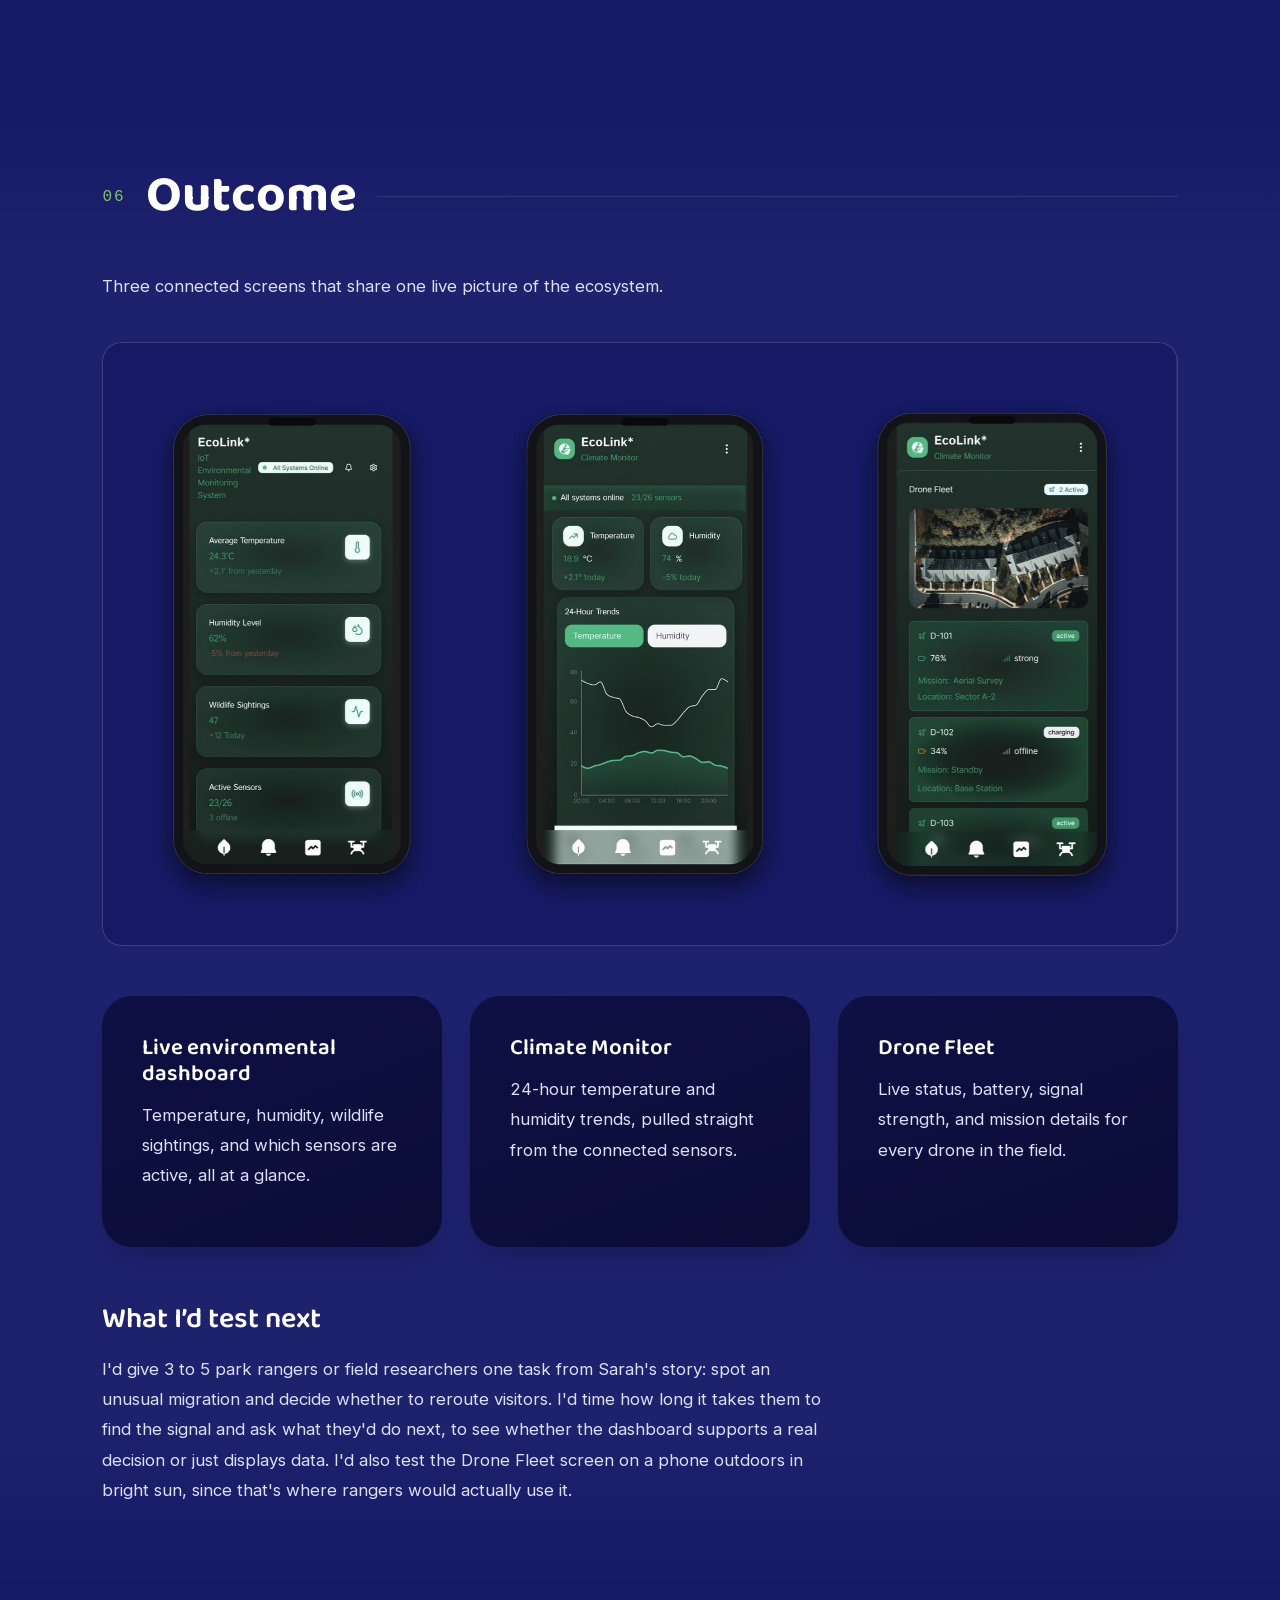
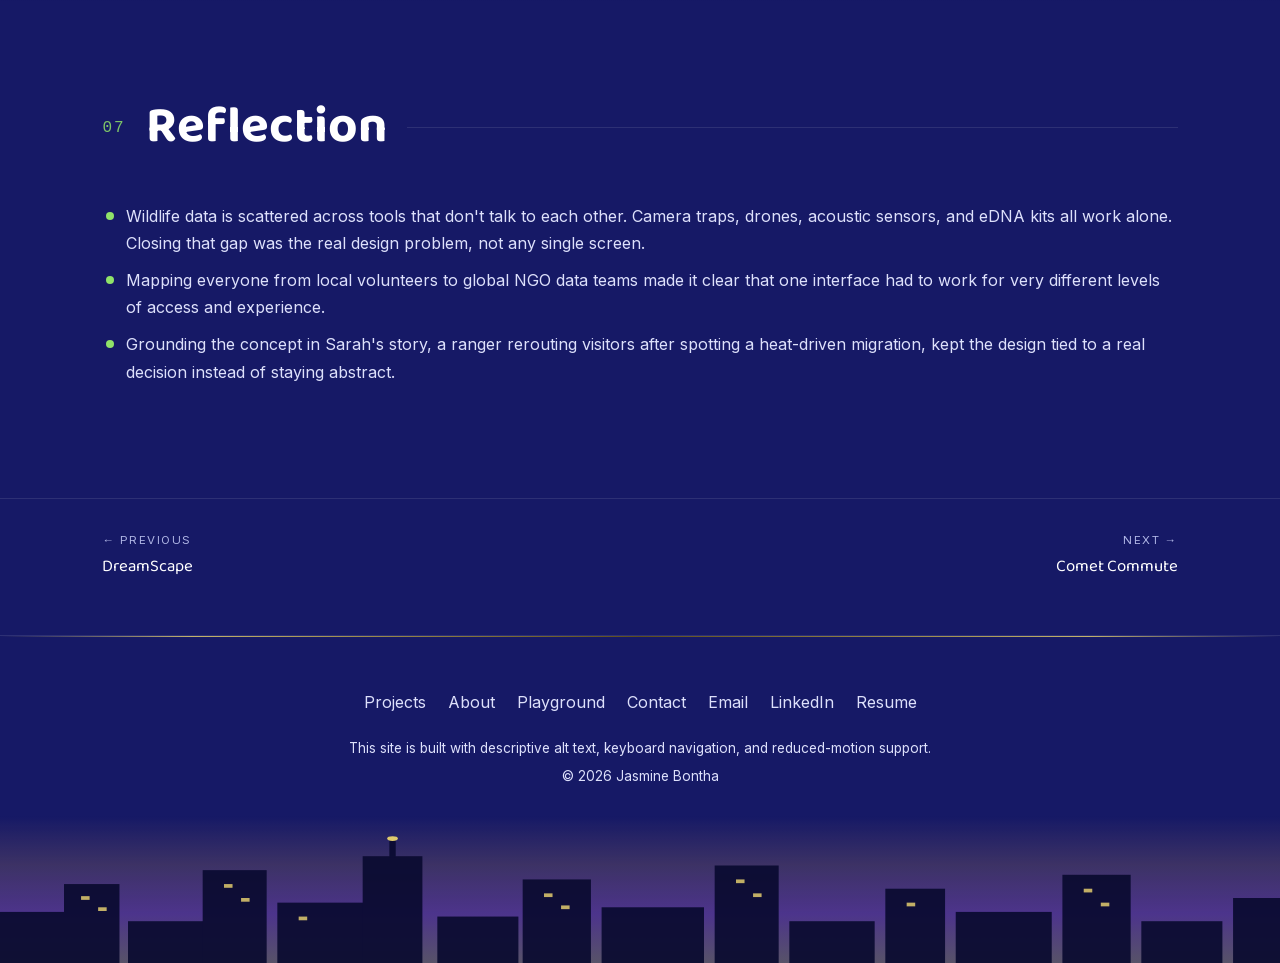
<file: case-studies/ecolink.html>
<!DOCTYPE html>
<html lang="en">

<head>
    <meta charset="UTF-8">
    <meta name="viewport" content="width=device-width, initial-scale=1.0">
    <title>EcoLink | Case Study | Jasmine Bontha</title>
    <meta name="description" content="An IoT platform that brings live climate and wildlife data together, so rangers, researchers, and citizen scientists can act while it still matters.">
    <link rel="stylesheet" href="../css/style.css">
    <script>
        /* Calm mode: set before first paint so there's no flash of motion.
           Defaults to on when the OS asks for reduced motion. See initCalmMode(). */
        (function () {
            var d = document.documentElement, pref = null;
            try { pref = localStorage.getItem('calm'); } catch (e) {}
            if (pref === '1' || (pref === null && window.matchMedia('(prefers-reduced-motion: reduce)').matches)) d.classList.add('calm');
        })();
    </script>
</head>

<body data-page="projects" style="--case-accent: var(--c-green);">
    <a class="skip-link" href="#main-content">Skip to content</a>
    <div class="stars"></div>
    <div class="grain" aria-hidden="true"></div>

    <header class="site-nav">
        <nav class="nav-inner" aria-label="Primary">
            <a class="logo" href="../index.html"><img class="logo-mark" src="../images/logo-jb.png" alt="Jasmine Bontha, home"></a>
            <button class="nav-toggle" type="button" aria-expanded="false" aria-controls="primary-links"><span aria-hidden="true">☰</span><span class="sr-only">Menu</span></button>
            <ul class="nav-links" id="primary-links">
                <li><a href="../index.html#projects" data-page="projects">Projects</a></li>
                <li><a href="../index.html#about" data-page="about">About</a></li>
                <li><a href="../index.html#playground" data-page="playground">Playground</a></li>
                <li><a href="../index.html#contact" data-page="contact">Contact</a></li>
                <li><a href="../files/BonthaJasmine_RESUME2026.pdf" target="_blank" rel="noopener" data-page="resume">Resume<span class="sr-only"> (PDF, opens in a new tab)</span></a></li>
            </ul>
            <button class="calm-toggle" type="button" aria-pressed="false">
                <svg viewBox="0 0 32 32" aria-hidden="true" focusable="false"><path d="M21 5.5a11 11 0 1 0 6 16.2A12.5 12.5 0 0 1 21 5.5z" fill="none" stroke="currentColor" stroke-width="3" stroke-linejoin="round" /></svg>
                <span class="calm-label">Calm mode</span>
            </button>
        </nav>
        <div class="nav-underline" aria-hidden="true"></div>
    </header>

    <main id="main-content">
        <section class="page-hero case-hero" style="min-height:auto; padding-bottom:0;">
            <a class="case-back" href="../index.html#projects"><span class="arrow">←</span> Back to Projects</a>
            <p class="eyebrow">SOLO PROJECT • UX RESEARCH &amp; PRODUCT DESIGN • OCT–NOV 2025</p>
            <h1>EcoLink</h1>
            <p class="case-hook">Rangers and researchers are trying to protect wildlife with tools that don't talk to
                each other. EcoLink is an IoT platform that brings live climate and wildlife data together in one
                place, so the people on the ground can act while it still matters.</p>
        </section>

        <div class="case-mockup reveal">
            <img src="../images/case-ecolink-wide.jpg" alt="EcoLink app screens: the environmental monitoring dashboard, Climate Monitor, and Drone Fleet views">
        </div>

        <dl class="case-quickfacts stagger" aria-label="Project at a glance">
            <div>
                <dt>Role</dt>
                <dd>UX Researcher &amp; Product Designer</dd>
            </div>
            <div>
                <dt>Team</dt>
                <dd>Solo</dd>
            </div>
            <div>
                <dt>Timeline</dt>
                <dd>Oct–Nov 2025</dd>
            </div>
            <div>
                <dt>Tools</dt>
                <dd>Figma</dd>
            </div>
            <div class="qf-wide qf-row-start">
                <dt>Research</dt>
                <dd>Competitive analysis, user segment mapping across 7 groups, a user narrative</dd>
            </div>
            <div class="qf-wide">
                <dt>Deliverables</dt>
                <dd>Segment map, competitive analysis, 3 connected hi-fi screens</dd>
            </div>
        </dl>

        <section class="case-chapter reveal">
            <div class="case-chapter-header"><span class="num">01</span><h2>Overview</h2></div>
            <div class="case-overview-grid stagger">
                <div class="card">
                    <h3>Problem</h3>
                    <p>Wildlife teams collect a lot of data, but none of it connects or updates in real time. Camera
                        traps, drones, acoustic sensors, and eDNA kits all work on their own. By the time a researcher
                        or ranger pieces it all together, the moment to act has often already passed.</p>
                </div>
                <div class="card">
                    <h3>Goal</h3>
                    <p>Bring climate data, wildlife activity, and people's own observations together in one live
                        platform. Connected sensors, live map overlays, and shared reporting tools close the gap
                        between what's happening in the field and the bigger picture.</p>
                </div>
                <div class="card">
                    <h3>Impact</h3>
                    <p>This was a solo research project, so there's no usage data. See “What I’d test next” below.</p>
                </div>
            </div>
        </section>

        <section class="case-chapter case-chapter--tint reveal">
            <div class="case-chapter-header"><span class="num">02</span><h2>Research</h2></div>
            <p>Camera traps, drones, acoustic recorders, and eDNA kits collect valuable data, but research shows they
                still don't connect. Field teams rarely get updates in real time, so there's a delay between spotting
                a problem and doing something about it. That delay is what EcoLink is trying to close.</p>
            <p>When I looked at what's already out there, I found tools that each solve one piece of the puzzle, but
                nothing that brings them together:</p>
            <div class="case-callout-grid">
                <div class="card">
                    <h3>Photo-ID platforms</h3>
                    <p>They identify and track individual animals from crowdsourced photos and scientific records,
                        but they aren't real-time. Everything depends on manual uploads and slow syncing.</p>
                </div>
                <div class="card">
                    <h3>GPS wildlife collars</h3>
                    <p>Great for movement and location data (OpenCollar, for example), but they only track the
                        animals themselves. There's no camera, acoustic, drone, or eDNA data.</p>
                </div>
                <div class="card">
                    <h3>Anti-poaching AI cameras</h3>
                    <p>Smart cameras that send alerts from the wild, but they focus only on cameras and poaching,
                        not the whole ecosystem.</p>
                </div>
            </div>
            <p class="case-quote" style="padding-left:20px; font-size:1.3rem;">
                Right now, wildlife tools all work separately. Data from cameras, sensors, and trackers doesn't
                update together, and it's hard for people to actually use.
            </p>
            <figure>
                <div class="case-visual-box">
                    <img src="../images/case-ecolink-research.jpg" alt="A deer partly hidden among trees, representative of the kind of passive camera-trap imagery wildlife sensors capture">
                </div>
                <figcaption>Representative camera-trap-style imagery, the kind of passive sensor data EcoLink
                    connects in real time.</figcaption>
            </figure>
        </section>

        <section class="case-chapter reveal">
            <div class="case-chapter-header"><span class="num">03</span><h2>Insights</h2></div>
            <p>Research and a competitive review pointed at the same gap: the data is out there, but no one can see it all at once, in time.</p>
            <div class="case-insight-grid stagger">
                <div class="card case-insight">
                    <p class="case-insight-num">Insight 01</p>
                    <h3>The data exists. It just doesn't connect.</h3>
                    <p>Camera traps, drones, acoustic recorders, and eDNA kits all collect useful data, but each one works on its own.</p>
                    <p class="case-insight-so"><span>So</span> EcoLink pulls every source into one shared, live view.</p>
                </div>
                <div class="card case-insight">
                    <p class="case-insight-num">Insight 02</p>
                    <h3>The delay is the real problem.</h3>
                    <p>Field teams rarely get updates in real time, so there is a gap between spotting a problem and acting on it.</p>
                    <p class="case-insight-so"><span>So</span> the dashboard leads with live conditions and alerts, not reports after the fact.</p>
                </div>
                <div class="card case-insight">
                    <p class="case-insight-num">Insight 03</p>
                    <h3>Every existing tool solves one slice.</h3>
                    <p>Photo-ID platforms, GPS collars, and anti-poaching cameras each cover one piece, and none of them bring the rest together.</p>
                    <p class="case-insight-so"><span>So</span> I designed the connecting layer between tools instead of one more single-purpose tool.</p>
                </div>
            </div>
        </section>

        <section class="case-chapter case-chapter--tint reveal">
            <div class="case-chapter-header"><span class="num">04</span><h2>Design decisions</h2></div>
            <div class="case-split-visual">
                <figure>
                    <div class="case-visual-box">
                        <img src="../images/case-ecolink-field.jpg" alt="A researcher checking a tablet in the field, representing the field-researcher end of EcoLink's range of users">
                    </div>
                    <figcaption>Representative field-researcher imagery.</figcaption>
                </figure>
                <div>
                    <h3>One flexible system, not one screen for everyone</h3>
                    <p>I mapped out everyone who might use EcoLink: local volunteers, field researchers, park
                        rangers, NGO data teams, eco-tourists, conservation analysts, and people using citizen-science
                        apps. Then I placed them along two axes: local vs. global reach, and just seeing results vs.
                        needing real backend access. Seeing how different their needs were is what pushed me toward
                        one flexible system instead of one-size-fits-all screens.</p>
                </div>
            </div>
            <div class="case-split-visual case-split-visual--reverse">
                <figure>
                    <div class="case-visual-box">
                        <img src="../images/case-ecolink-narrative.jpg" alt="A park ranger showing a visitor a trail map, representing the ranger user narrative">
                    </div>
                    <figcaption>Representative park-ranger imagery.</figcaption>
                </figure>
                <div>
                    <h3>Design around a real decision: Sarah's day</h3>
                    <p>Sarah is a park ranger checking trail conditions. She opens EcoLink on her tablet, and it lays
                        live temperature changes and animal movement over a map of the park. She notices the heat
                        climbing and sees alerts that deer are moving toward shaded areas, so she reroutes visitors
                        to keep that corridor clear. Writing Sarah's story kept the design focused on a real person
                        making a real decision, not just data on a screen.</p>
                </div>
            </div>
        </section>

        <section class="case-chapter reveal">
            <div class="case-chapter-header"><span class="num">05</span><h2>Process</h2></div>
            <p>I designed EcoLink in Figma as one connected dashboard with three main views: environmental
                monitoring, climate trends, and drone fleet management. A ranger or researcher can move between them
                without losing sight of what's happening right now.</p>
            <div class="case-gallery">
                <figure>
                    <div class="case-visual-box">
                        <img src="../images/case-ecolink-gallery-dashboard.jpg" alt="EcoLink dashboard screen showing average temperature, humidity level, wildlife sightings, and active sensors" style="object-position: top;">
                    </div>
                    <figcaption>Environmental monitoring dashboard.</figcaption>
                </figure>
                <figure>
                    <div class="case-visual-box">
                        <img src="../images/case-ecolink-gallery-climate.jpg" alt="EcoLink Climate Monitor screen showing 24-hour temperature and humidity trends" style="object-position: top;">
                    </div>
                    <figcaption>Climate Monitor: 24-hour trends.</figcaption>
                </figure>
                <figure>
                    <div class="case-visual-box">
                        <img src="../images/case-ecolink-gallery-drone.jpg" alt="EcoLink Drone Fleet screen showing drone status, battery, signal, and mission details" style="object-position: top;">
                    </div>
                    <figcaption>Drone Fleet management.</figcaption>
                </figure>
            </div>
        </section>

        <section class="case-chapter case-chapter--tint reveal">
            <div class="case-chapter-header"><span class="num">06</span><h2>Outcome</h2></div>
            <p>Three connected screens that share one live picture of the ecosystem.</p>
            <div class="case-mockup reveal">
                <img src="../images/case-ecolink-wide.jpg" alt="EcoLink app screens: the environmental monitoring dashboard, Climate Monitor, and Drone Fleet views">
            </div>
            <div class="case-feature-split stagger">
                <div class="card">
                    <h3>Live environmental dashboard</h3>
                    <p>Temperature, humidity, wildlife sightings, and which sensors are active, all at a glance.</p>
                </div>
                <div class="card">
                    <h3>Climate Monitor</h3>
                    <p>24-hour temperature and humidity trends, pulled straight from the connected sensors.</p>
                </div>
                <div class="card">
                    <h3>Drone Fleet</h3>
                    <p>Live status, battery, signal strength, and mission details for every drone in the field.</p>
                </div>
            </div>
            <h3 class="case-subhead">What I’d test next</h3>
            <p>I'd give 3 to 5 park rangers or field researchers one task from Sarah's story: spot an
                unusual migration and decide whether to reroute visitors. I'd time how long it takes
                them to find the signal and ask what they'd do next, to see whether the dashboard
                supports a real decision or just displays data. I'd also test the Drone Fleet screen on
                a phone outdoors in bright sun, since that's where rangers would actually use it.</p>
        
        </section>


        <section class="case-chapter reveal">
            <div class="case-chapter-header"><span class="num">07</span><h2>Reflection</h2></div>
            <ul class="case-list">
                <li>Wildlife data is scattered across tools that don't talk to each other. Camera traps, drones,
                    acoustic sensors, and eDNA kits all work alone. Closing that gap was the real design problem,
                    not any single screen.</li>
                <li>Mapping everyone from local volunteers to global NGO data teams made it clear that one interface
                    had to work for very different levels of access and experience.</li>
                <li>Grounding the concept in Sarah's story, a ranger rerouting visitors after spotting a heat-driven
                    migration, kept the design tied to a real decision instead of staying abstract.</li>
            </ul>
        </section>

        <nav class="case-prevnext" aria-label="More case studies">
            <a href="dreamscape.html">
                <span class="dir-label">← Previous</span>
                <span class="dir-title">DreamScape</span>
            </a>
            <a href="comet-commute.html">
                <span class="dir-label">Next →</span>
                <span class="dir-title">Comet Commute</span>
            </a>
        </nav>
    </main>

    <footer>
        <div class="horizon-glow" aria-hidden="true"></div>
        <svg class="city-skyline" viewBox="0 0 600 140" preserveAspectRatio="none" aria-hidden="true">
            <g fill="#0a0b30">
                <rect x="0" y="85" width="36" height="55" />
                <rect x="30" y="55" width="26" height="85" />
                <rect x="60" y="95" width="40" height="45" />
                <rect x="95" y="40" width="30" height="100" />
                <rect x="130" y="75" width="45" height="65" />
                <rect x="170" y="25" width="28" height="115" />
                <rect x="205" y="90" width="38" height="50" />
                <rect x="245" y="50" width="32" height="90" />
                <rect x="282" y="80" width="48" height="60" />
                <rect x="335" y="35" width="30" height="105" />
                <rect x="370" y="95" width="40" height="45" />
                <rect x="415" y="60" width="28" height="80" />
                <rect x="448" y="85" width="45" height="55" />
                <rect x="498" y="45" width="32" height="95" />
                <rect x="535" y="95" width="38" height="45" />
                <rect x="578" y="70" width="22" height="70" />
            </g>
            <line x1="184" y1="25" x2="184" y2="8" stroke="#0a0b30" stroke-width="3" stroke-linecap="round" />
            <circle cx="184" cy="6" r="2.5" fill="#efd96e" />
            <g fill="#efd96e" opacity=".85">
                <rect x="38" y="68" width="4" height="4" />
                <rect x="46" y="80" width="4" height="4" />
                <rect x="105" y="55" width="4" height="4" />
                <rect x="113" y="70" width="4" height="4" />
                <rect x="140" y="90" width="4" height="4" />
                <rect x="255" y="65" width="4" height="4" />
                <rect x="263" y="78" width="4" height="4" />
                <rect x="345" y="50" width="4" height="4" />
                <rect x="353" y="65" width="4" height="4" />
                <rect x="425" y="75" width="4" height="4" />
                <rect x="508" y="60" width="4" height="4" />
                <rect x="516" y="75" width="4" height="4" />
            </g>
        </svg>

        <nav class="footer-links" aria-label="Footer">
            <a href="../index.html#projects">Projects</a>
            <a href="../index.html#about">About</a>
            <a href="../index.html#playground">Playground</a>
            <a href="../index.html#contact">Contact</a>
            <a href="mailto:jflower2k6@gmail.com">Email</a>
            <a href="https://www.linkedin.com/in/jasmine-b-1a2929231/" target="_blank" rel="noopener">LinkedIn<span class="sr-only"> (opens in a new tab)</span></a>
            <a href="../files/BonthaJasmine_RESUME2026.pdf" target="_blank" rel="noopener">Resume<span class="sr-only"> (PDF, opens in a new tab)</span></a>
        </nav>
        <p class="footer-note">This site is built with descriptive alt text, keyboard navigation, and reduced-motion support.</p>
        <p class="footer-note">© 2026 Jasmine Bontha</p>
    </footer>

    <script src="../js/main.js"></script>
</body>

</html>
</file>
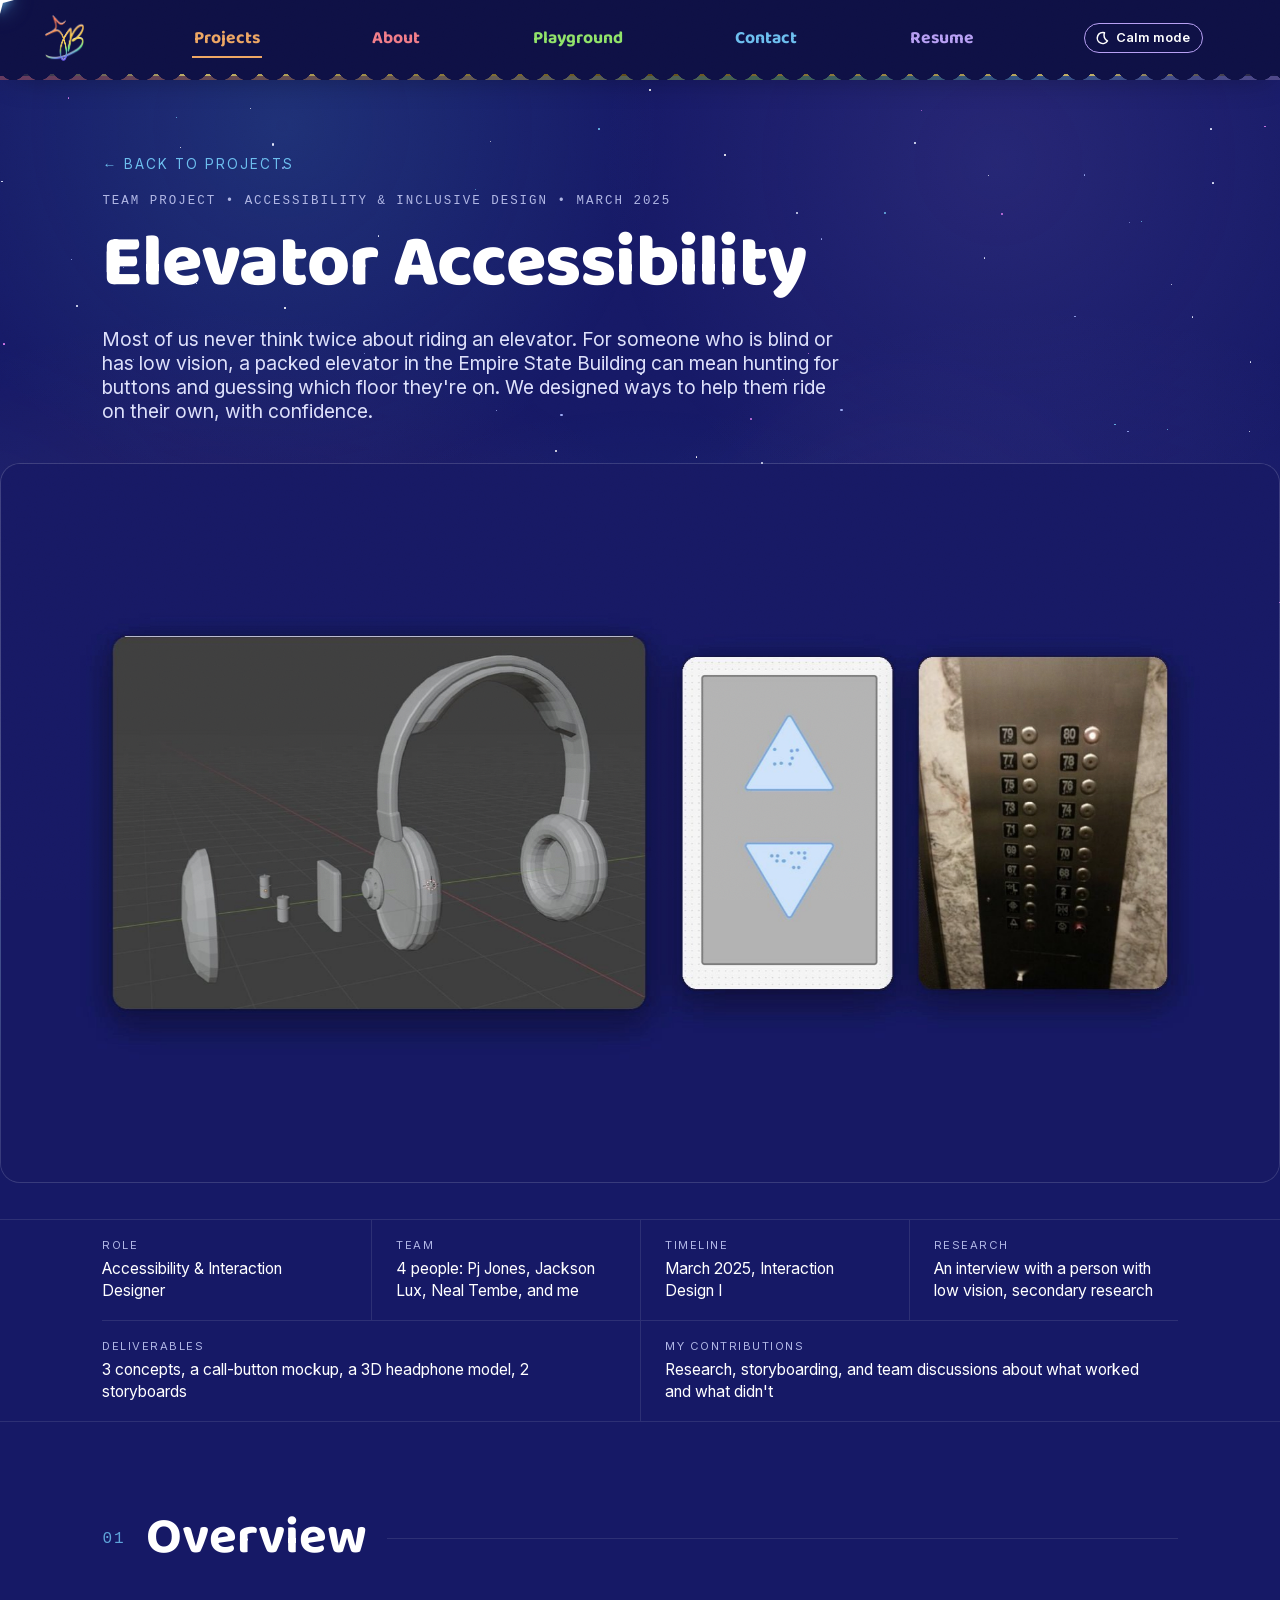
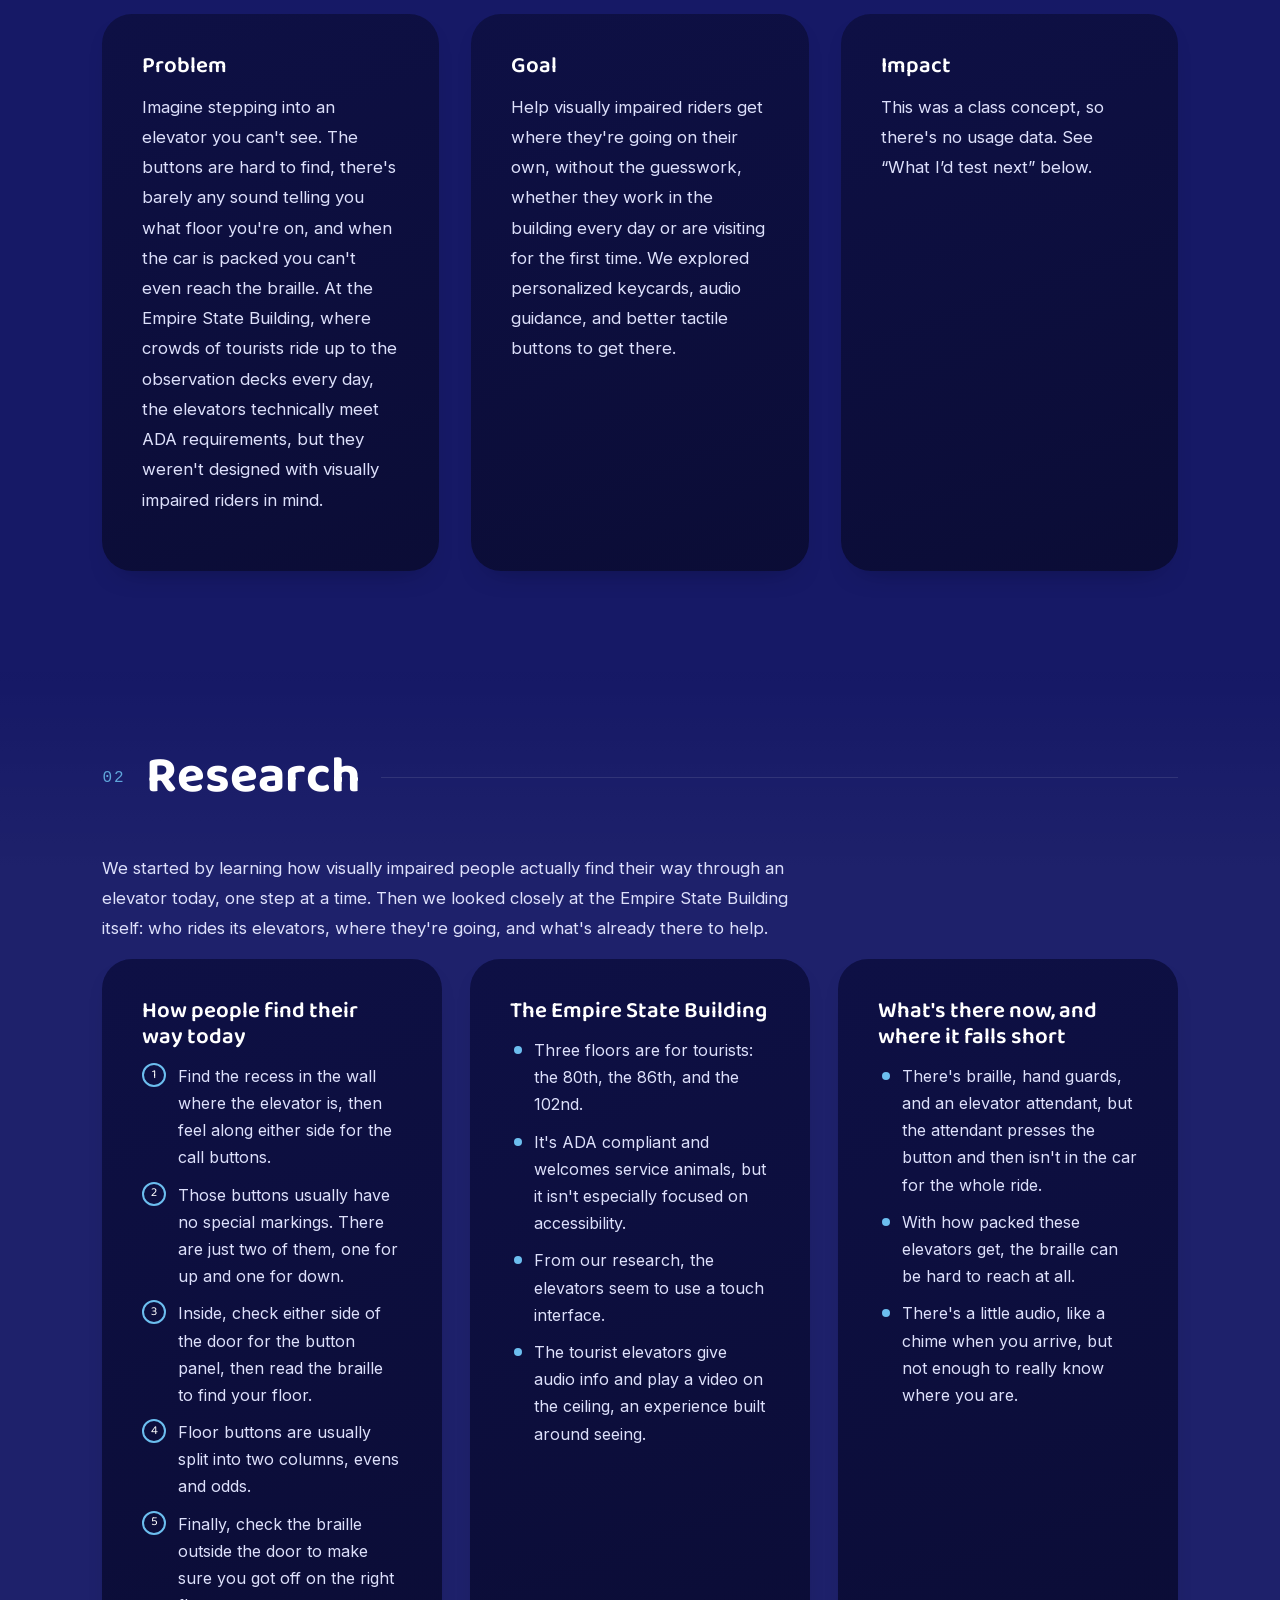
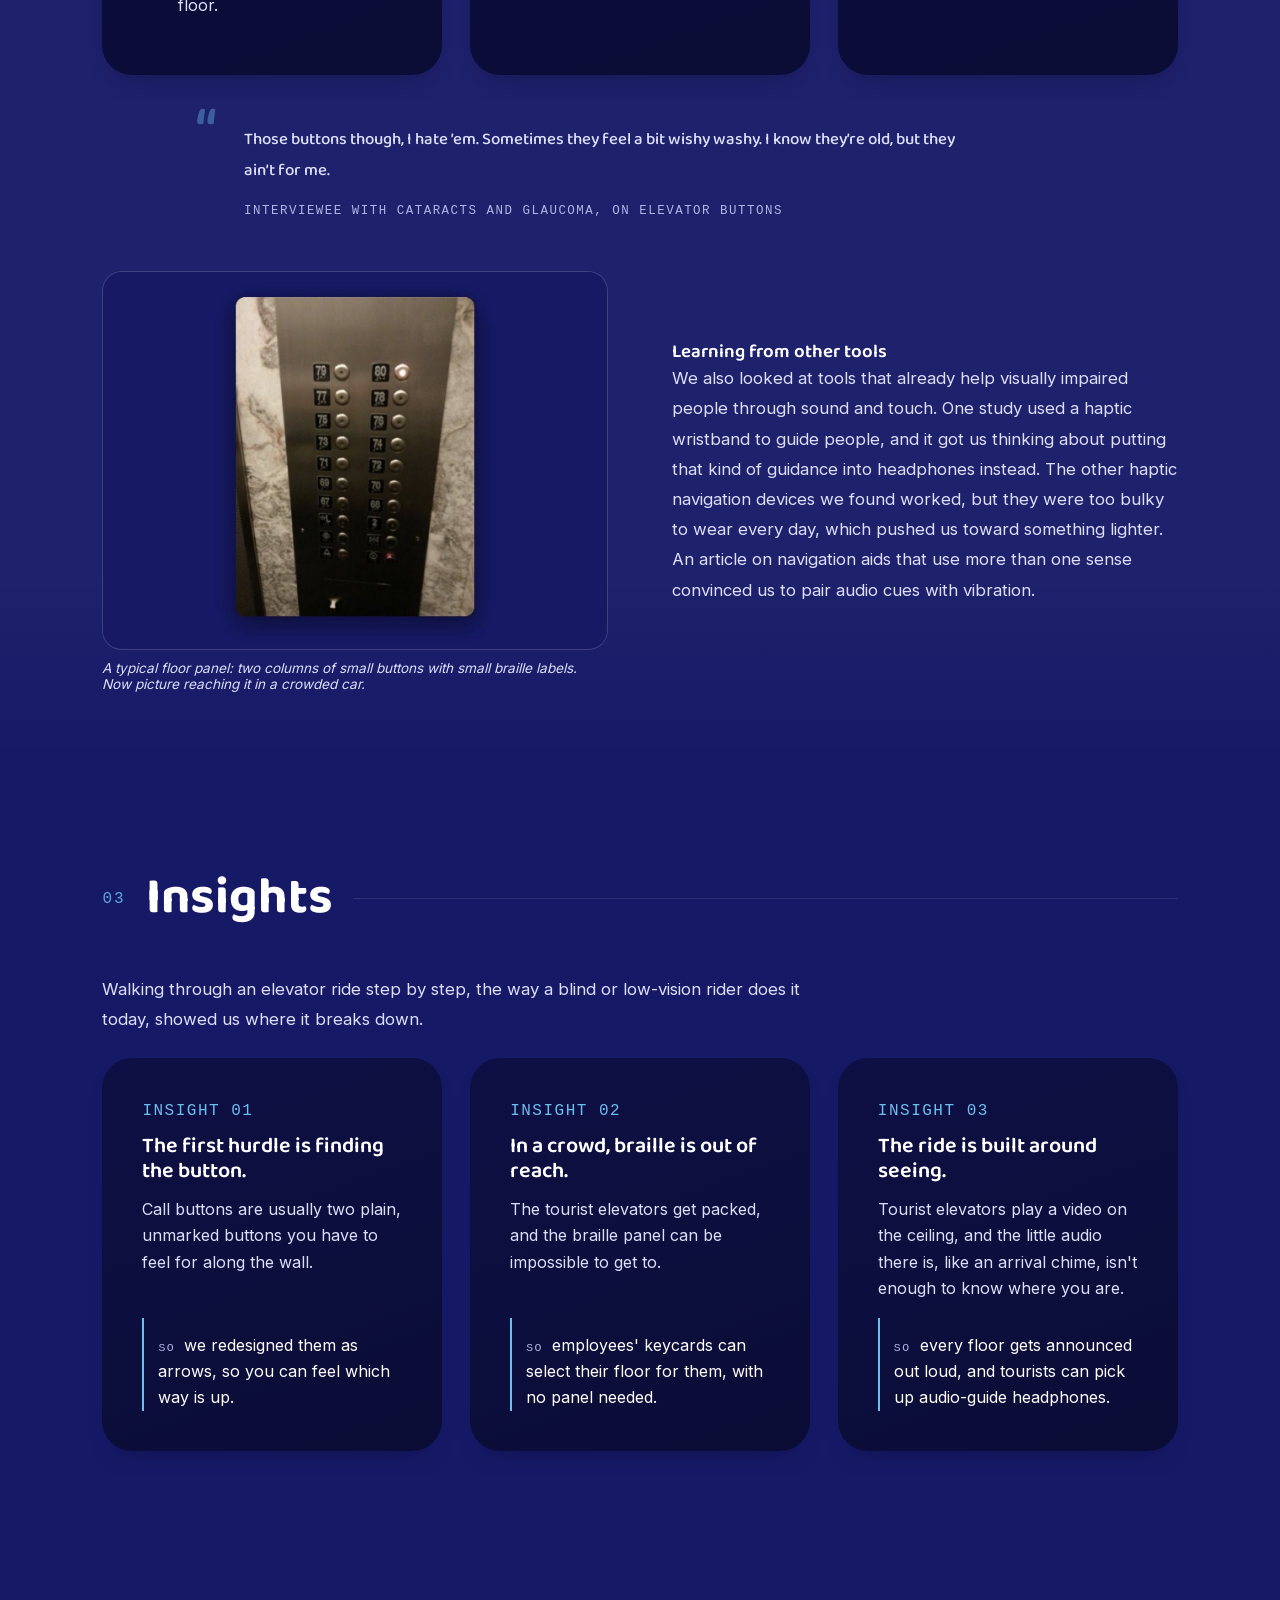
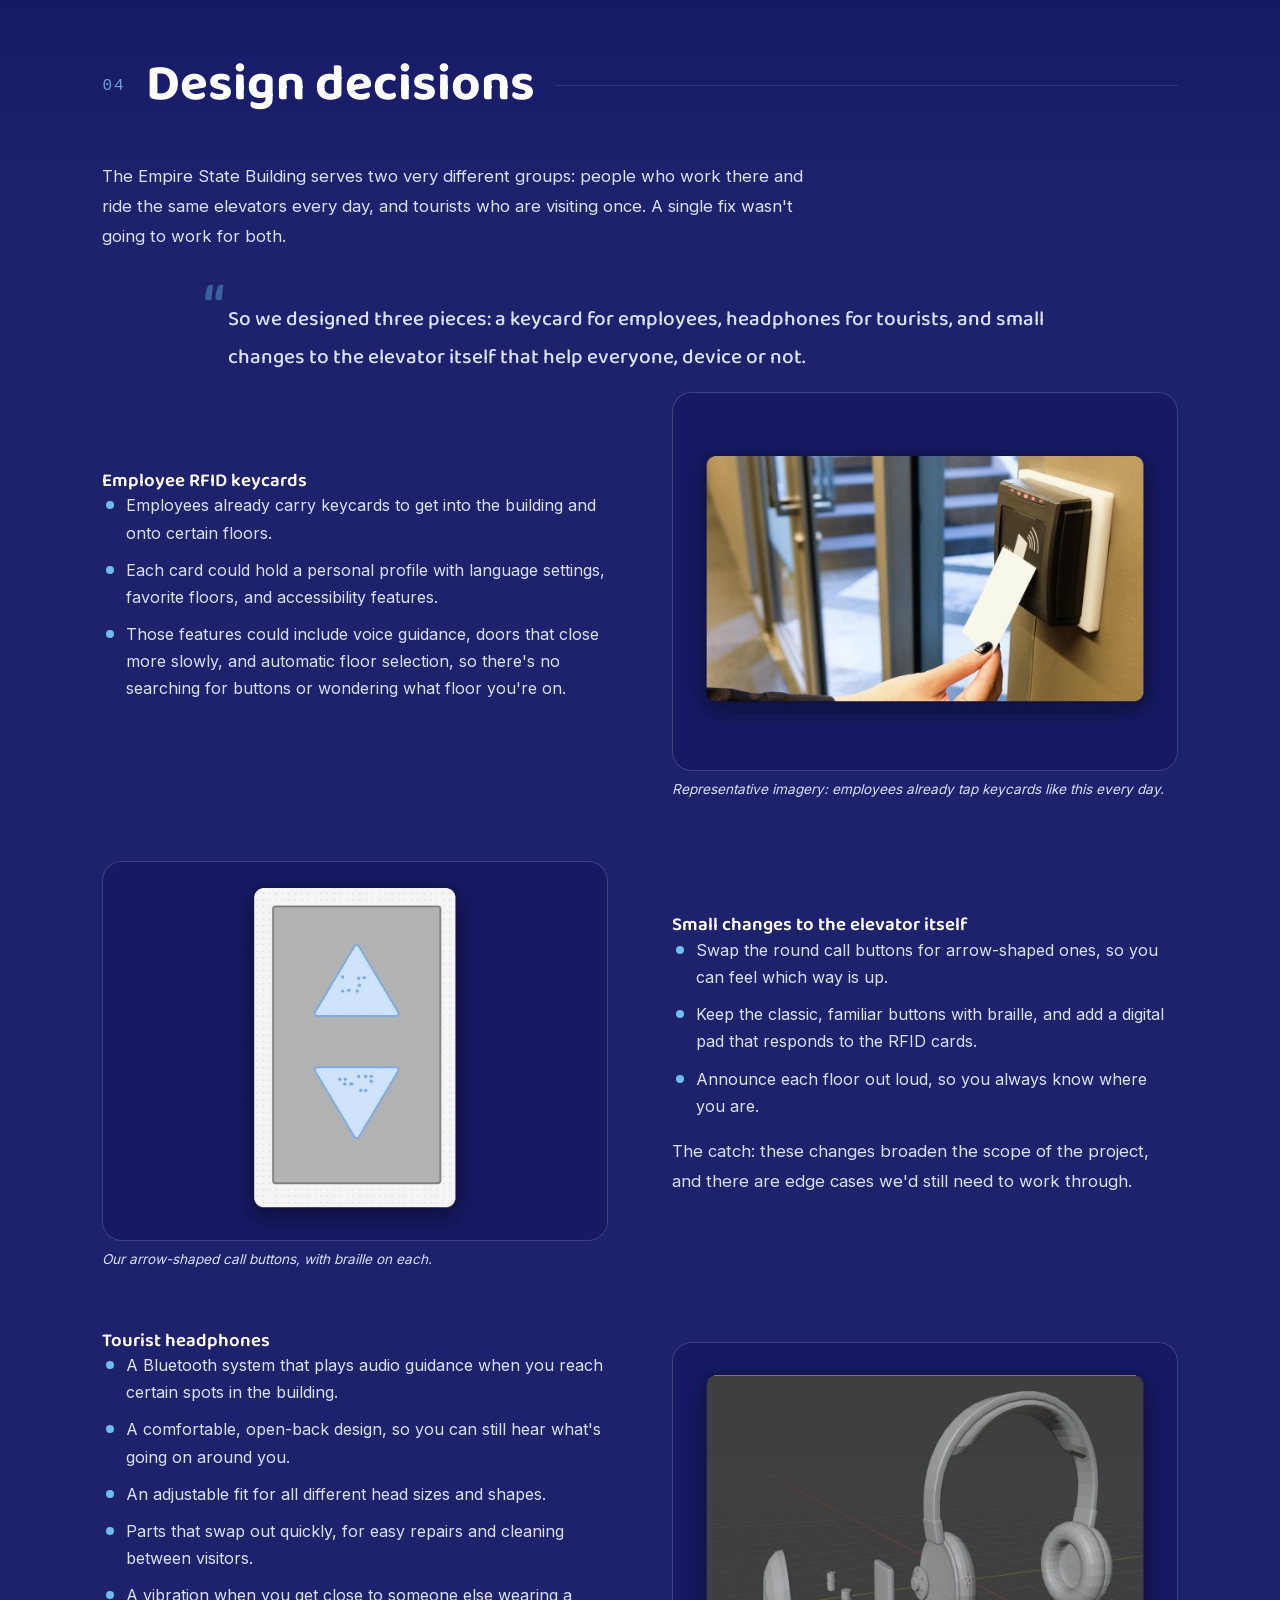
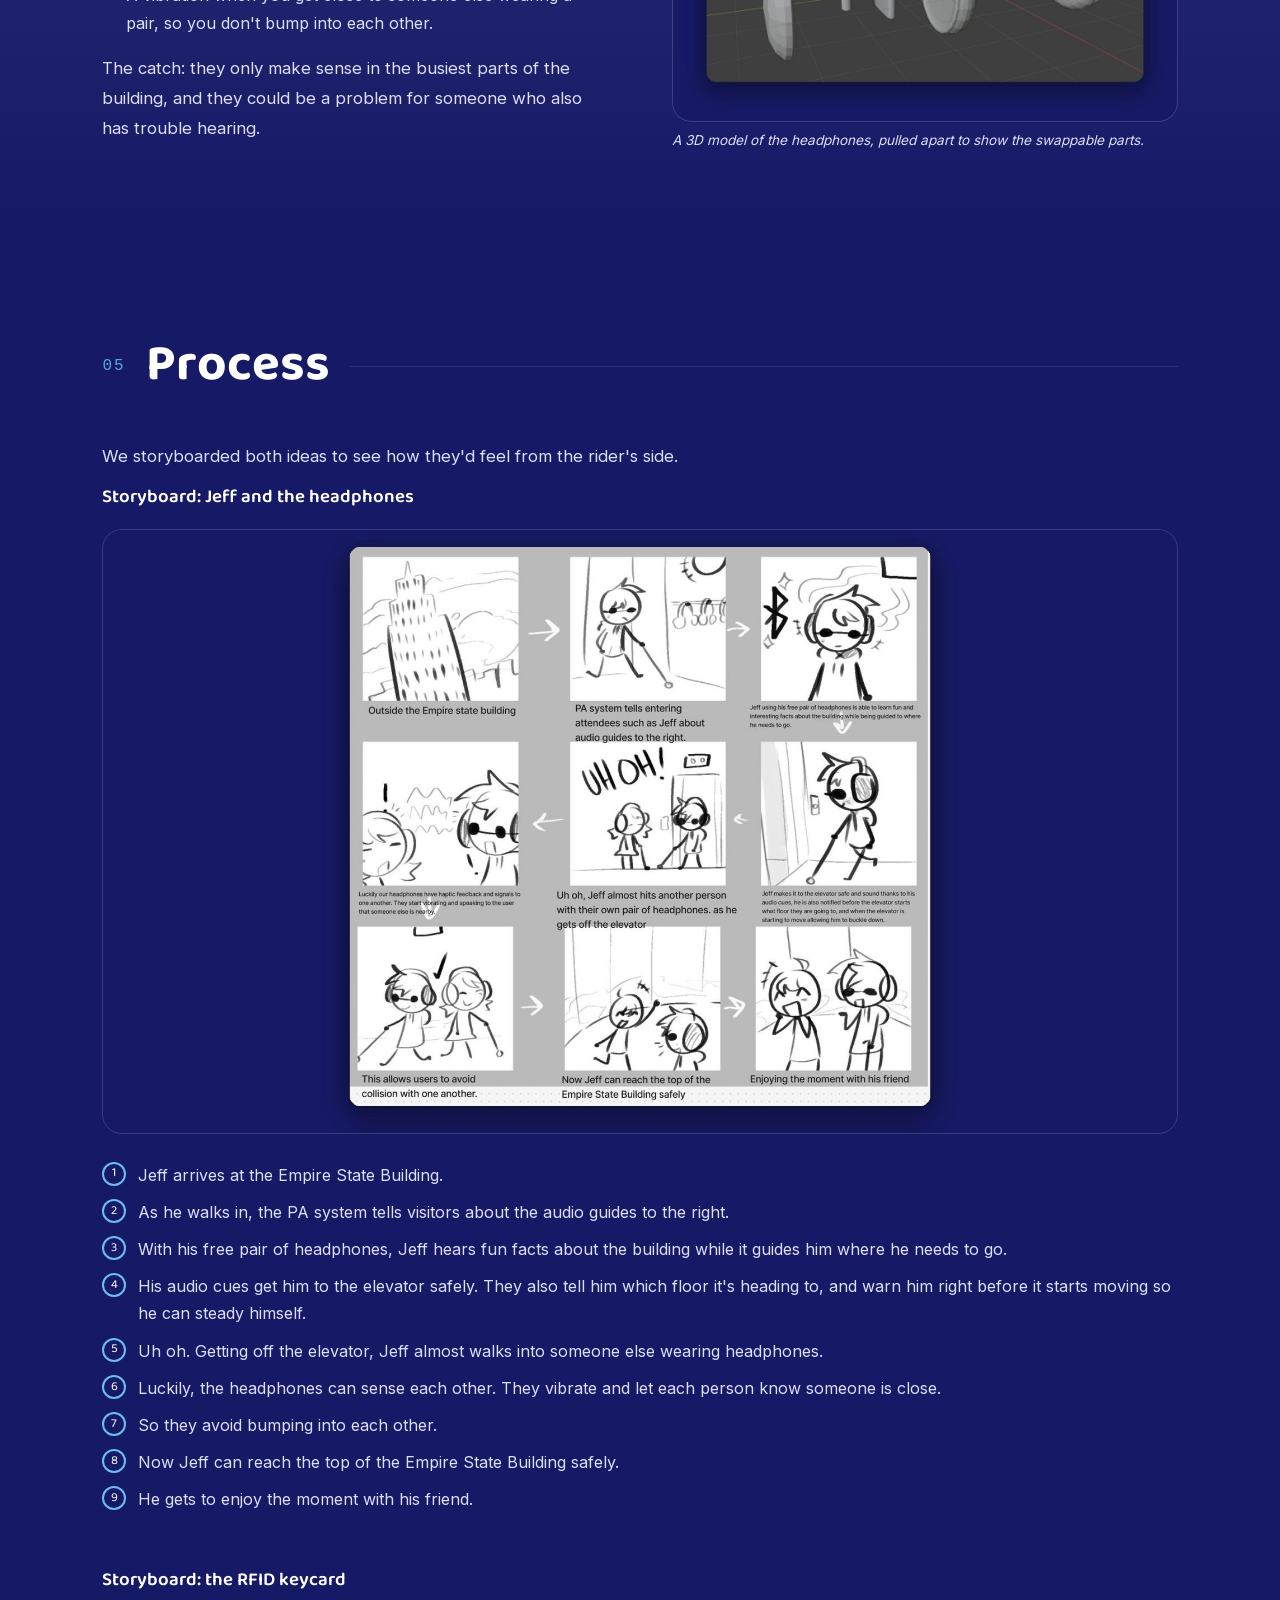
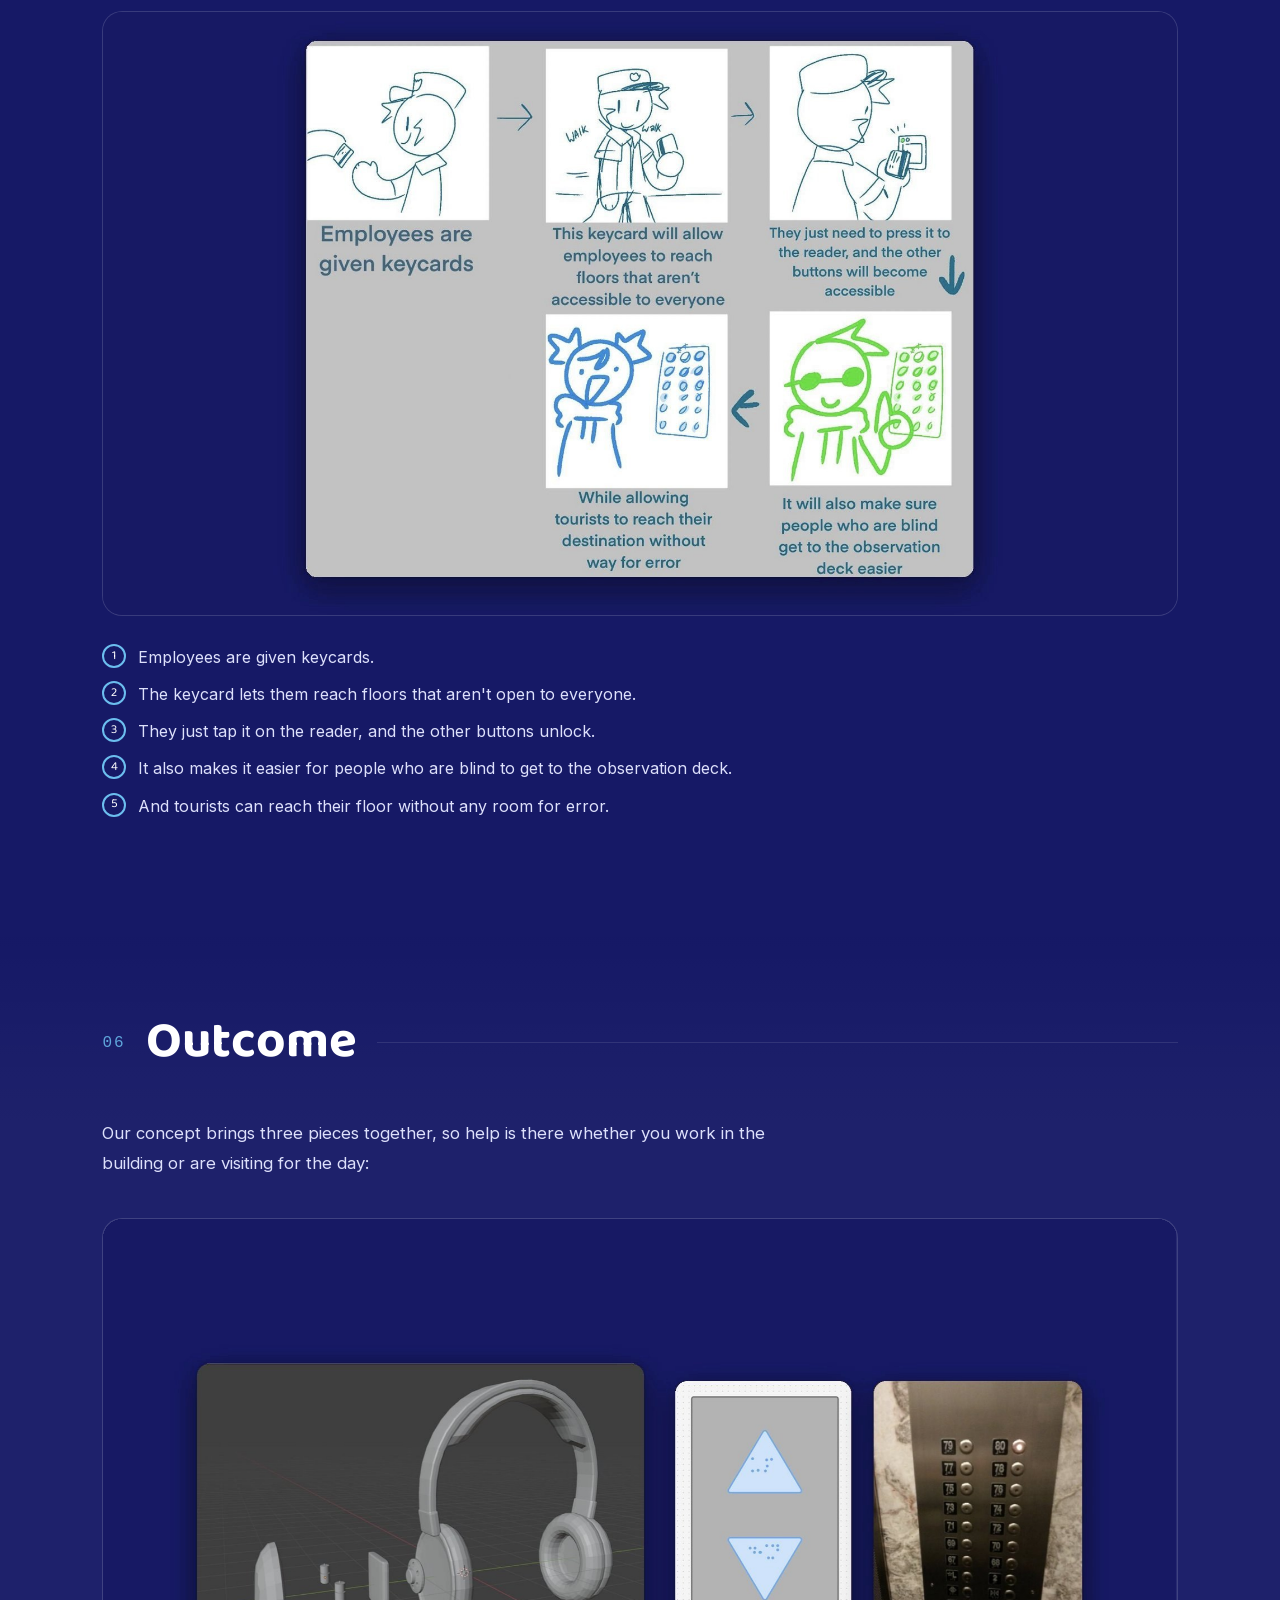
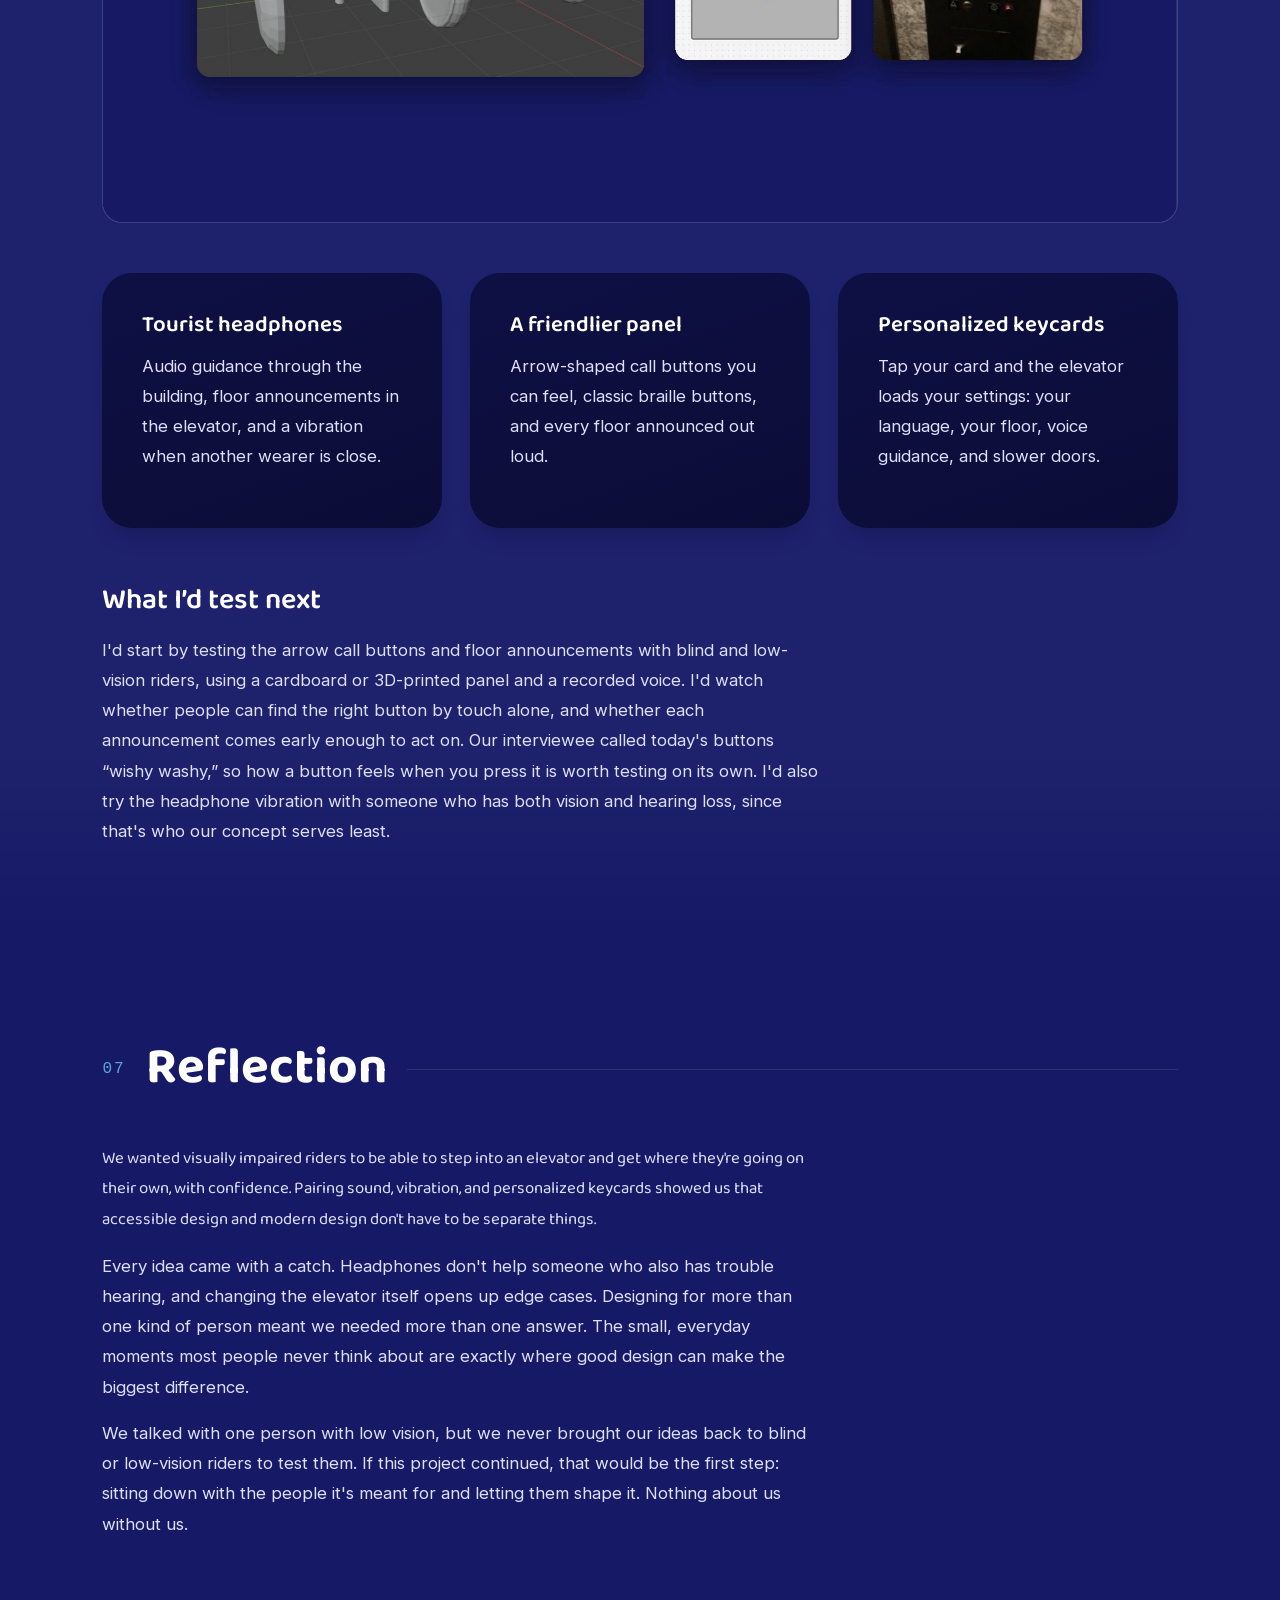
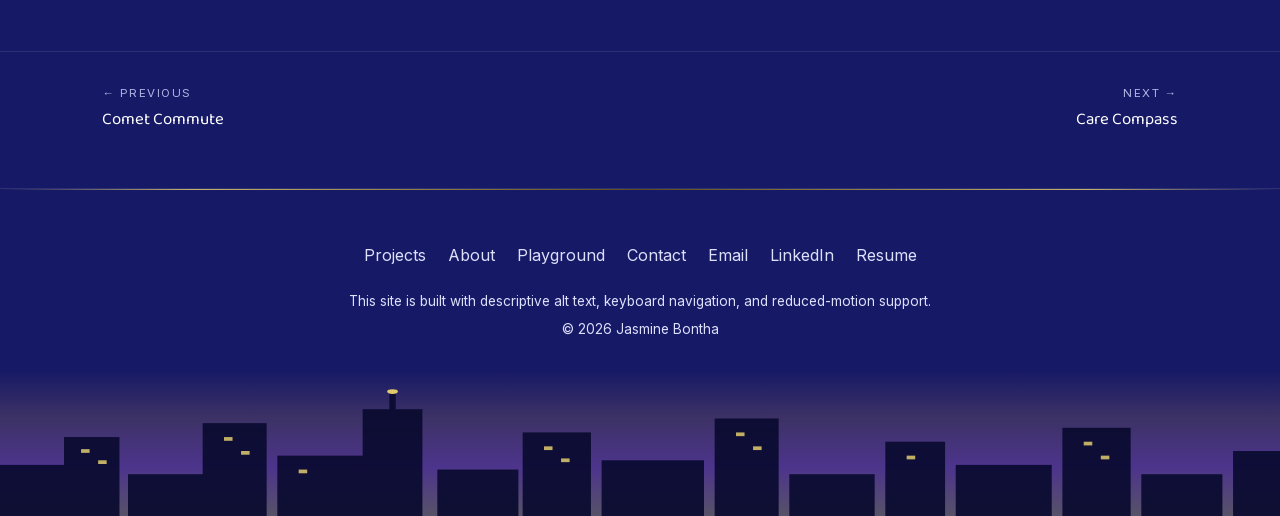
<file: case-studies/elevator-accessibility.html>
<!DOCTYPE html>
<html lang="en">

<head>
    <meta charset="UTF-8">
    <meta name="viewport" content="width=device-width, initial-scale=1.0">
    <title>Elevator Accessibility | Case Study | Jasmine Bontha</title>
    <meta name="description" content="A concept that uses sound, vibration, and personalized keycards to help people who are blind or have low vision ride the Empire State Building's elevators on their own, with confidence.">
    <link rel="stylesheet" href="../css/style.css">
    <script>
        /* Calm mode: set before first paint so there's no flash of motion.
           Defaults to on when the OS asks for reduced motion. See initCalmMode(). */
        (function () {
            var d = document.documentElement, pref = null;
            try { pref = localStorage.getItem('calm'); } catch (e) {}
            if (pref === '1' || (pref === null && window.matchMedia('(prefers-reduced-motion: reduce)').matches)) d.classList.add('calm');
        })();
    </script>
</head>

<body data-page="projects" style="--case-accent: var(--c-blue);">
    <a class="skip-link" href="#main-content">Skip to content</a>
    <div class="stars"></div>
    <div class="grain" aria-hidden="true"></div>

    <header class="site-nav">
        <nav class="nav-inner" aria-label="Primary">
            <a class="logo" href="../index.html"><img class="logo-mark" src="../images/logo-jb.png" alt="Jasmine Bontha, home"></a>
            <button class="nav-toggle" type="button" aria-expanded="false" aria-controls="primary-links"><span aria-hidden="true">☰</span><span class="sr-only">Menu</span></button>
            <ul class="nav-links" id="primary-links">
                <li><a href="../index.html#projects" data-page="projects">Projects</a></li>
                <li><a href="../index.html#about" data-page="about">About</a></li>
                <li><a href="../index.html#playground" data-page="playground">Playground</a></li>
                <li><a href="../index.html#contact" data-page="contact">Contact</a></li>
                <li><a href="../files/BonthaJasmine_RESUME2026.pdf" target="_blank" rel="noopener" data-page="resume">Resume<span class="sr-only"> (PDF, opens in a new tab)</span></a></li>
            </ul>
            <button class="calm-toggle" type="button" aria-pressed="false">
                <svg viewBox="0 0 32 32" aria-hidden="true" focusable="false"><path d="M21 5.5a11 11 0 1 0 6 16.2A12.5 12.5 0 0 1 21 5.5z" fill="none" stroke="currentColor" stroke-width="3" stroke-linejoin="round" /></svg>
                <span class="calm-label">Calm mode</span>
            </button>
        </nav>
        <div class="nav-underline" aria-hidden="true"></div>
    </header>

    <main id="main-content">
        <section class="page-hero case-hero" style="min-height:auto; padding-bottom:0;">
            <a class="case-back" href="../index.html#projects"><span class="arrow">←</span> Back to Projects</a>
            <p class="eyebrow">TEAM PROJECT • ACCESSIBILITY &amp; INCLUSIVE DESIGN • MARCH 2025</p>
            <h1>Elevator Accessibility</h1>
            <p class="case-hook">Most of us never think twice about riding an elevator. For someone who is blind or
                has low vision, a packed elevator in the Empire State Building can mean hunting for buttons and
                guessing which floor they're on. We designed ways to help them ride on their own, with confidence.</p>
        </section>

        <div class="case-mockup reveal">
            <img src="../images/case-elevator-wide.jpg" alt="Three pieces of the concept: a 3D model of the tourist headphones with their swappable parts pulled apart, a mockup of arrow-shaped call buttons with braille, and a photo of a real elevator button panel">
        </div>

        <dl class="case-quickfacts stagger" aria-label="Project at a glance">
            <div>
                <dt>Role</dt>
                <dd>Accessibility &amp; Interaction Designer</dd>
            </div>
            <div>
                <dt>Team</dt>
                <dd>4 people: Pj Jones, Jackson Lux, Neal Tembe, and me</dd>
            </div>
            <div>
                <dt>Timeline</dt>
                <dd>March 2025, Interaction Design I</dd>
            </div>
            <div>
                <dt>Research</dt>
                <dd>An interview with a person with low vision, secondary research</dd>
            </div>
            <div class="qf-wide qf-row-start">
                <dt>Deliverables</dt>
                <dd>3 concepts, a call-button mockup, a 3D headphone model, 2 storyboards</dd>
            </div>
            <div class="qf-wide">
                <dt>My contributions</dt>
                <dd>Research, storyboarding, and team discussions about what worked and what didn't</dd>
            </div>
        </dl>

        <section class="case-chapter reveal">
            <div class="case-chapter-header"><span class="num">01</span><h2>Overview</h2></div>
            <div class="case-overview-grid stagger">
                <div class="card">
                    <h3>Problem</h3>
                    <p>Imagine stepping into an elevator you can't see. The buttons are hard to find, there's barely
                        any sound telling you what floor you're on, and when the car is packed you can't even reach the
                        braille. At the Empire State Building, where crowds of tourists ride up to the observation
                        decks every day, the elevators technically meet ADA requirements, but they weren't designed
                        with visually impaired riders in mind.</p>
                </div>
                <div class="card">
                    <h3>Goal</h3>
                    <p>Help visually impaired riders get where they're going on their own, without the guesswork,
                        whether they work in the building every day or are visiting for the first time. We explored
                        personalized keycards, audio guidance, and better tactile buttons to get there.</p>
                </div>
                <div class="card">
                    <h3>Impact</h3>
                    <p>This was a class concept, so there's no usage data. See “What I’d test next” below.</p>
                </div>
            </div>
        </section>

        <section class="case-chapter case-chapter--tint reveal">
            <div class="case-chapter-header"><span class="num">02</span><h2>Research</h2></div>
            <p>We started by learning how visually impaired people actually find their way through an elevator
                today, one step at a time. Then we looked closely at the Empire State Building itself: who rides its
                elevators, where they're going, and what's already there to help.</p>
            <div class="case-callout-grid">
                <div class="card">
                    <h3>How people find their way today</h3>
                    <ol class="case-list case-list--numbered">
                        <li>Find the recess in the wall where the elevator is, then feel along either side for the
                            call buttons.</li>
                        <li>Those buttons usually have no special markings. There are just two of them, one for up
                            and one for down.</li>
                        <li>Inside, check either side of the door for the button panel, then read the braille to
                            find your floor.</li>
                        <li>Floor buttons are usually split into two columns, evens and odds.</li>
                        <li>Finally, check the braille outside the door to make sure you got off on the right
                            floor.</li>
                    </ol>
                </div>
                <div class="card">
                    <h3>The Empire State Building</h3>
                    <ul class="case-list">
                        <li>Three floors are for tourists: the 80th, the 86th, and the 102nd.</li>
                        <li>It's ADA compliant and welcomes service animals, but it isn't especially focused on
                            accessibility.</li>
                        <li>From our research, the elevators seem to use a touch interface.</li>
                        <li>The tourist elevators give audio info and play a video on the ceiling, an experience
                            built around seeing.</li>
                    </ul>
                </div>
                <div class="card">
                    <h3>What's there now, and where it falls short</h3>
                    <ul class="case-list">
                        <li>There's braille, hand guards, and an elevator attendant, but the attendant presses the
                            button and then isn't in the car for the whole ride.</li>
                        <li>With how packed these elevators get, the braille can be hard to reach at all.</li>
                        <li>There's a little audio, like a chime when you arrive, but not enough to really know where
                            you are.</li>
                    </ul>
                </div>
            </div>
            <blockquote class="case-quote">
                <p>Those buttons though, I hate ’em. Sometimes they feel a bit wishy washy. I know they’re old, but they ain’t for me.</p>
                <cite>Interviewee with cataracts and glaucoma, on elevator buttons</cite>
            </blockquote>
            <div class="case-split-visual">
                <figure>
                    <div class="case-visual-box">
                        <img src="../images/case-elevator-panel.jpg" alt="A tall elevator button panel with two columns of floor buttons for the upper floors, each with a small braille label">
                    </div>
                    <figcaption>A typical floor panel: two columns of small buttons with small braille labels. Now
                        picture reaching it in a crowded car.</figcaption>
                </figure>
                <div>
                    <h3>Learning from other tools</h3>
                    <p>We also looked at tools that already help visually impaired people through sound and touch.
                        One study used a haptic wristband to guide people, and it got us thinking about putting that
                        kind of guidance into headphones instead. The other haptic navigation devices we found worked,
                        but they were too bulky to wear every day, which pushed us toward something lighter. An
                        article on navigation aids that use more than one sense convinced us to pair audio cues with
                        vibration.</p>
                </div>
            </div>
        </section>

        <section class="case-chapter reveal">
            <div class="case-chapter-header"><span class="num">03</span><h2>Insights</h2></div>
            <p>Walking through an elevator ride step by step, the way a blind or low-vision rider does it today, showed us where it breaks down.</p>
            <div class="case-insight-grid stagger">
                <div class="card case-insight">
                    <p class="case-insight-num">Insight 01</p>
                    <h3>The first hurdle is finding the button.</h3>
                    <p>Call buttons are usually two plain, unmarked buttons you have to feel for along the wall.</p>
                    <p class="case-insight-so"><span>So</span> we redesigned them as arrows, so you can feel which way is up.</p>
                </div>
                <div class="card case-insight">
                    <p class="case-insight-num">Insight 02</p>
                    <h3>In a crowd, braille is out of reach.</h3>
                    <p>The tourist elevators get packed, and the braille panel can be impossible to get to.</p>
                    <p class="case-insight-so"><span>So</span> employees' keycards can select their floor for them, with no panel needed.</p>
                </div>
                <div class="card case-insight">
                    <p class="case-insight-num">Insight 03</p>
                    <h3>The ride is built around seeing.</h3>
                    <p>Tourist elevators play a video on the ceiling, and the little audio there is, like an arrival chime, isn't enough to know where you are.</p>
                    <p class="case-insight-so"><span>So</span> every floor gets announced out loud, and tourists can pick up audio-guide headphones.</p>
                </div>
            </div>
        </section>

        <section class="case-chapter case-chapter--tint reveal">
            <div class="case-chapter-header"><span class="num">04</span><h2>Design decisions</h2></div>
            <p>The Empire State Building serves two very different groups: people who work there and ride the same
                elevators every day, and tourists who are visiting once. A single fix wasn't going to work for both.</p>
            <p class="case-quote" style="padding-left:20px; font-size:1.3rem;">
                So we designed three pieces: a keycard for employees, headphones for tourists, and small changes to
                the elevator itself that help everyone, device or not.
            </p>
            <div class="case-split-visual">
                <div>
                    <h3>Employee RFID keycards</h3>
                    <ul class="case-list">
                        <li>Employees already carry keycards to get into the building and onto certain floors.</li>
                        <li>Each card could hold a personal profile with language settings, favorite floors, and
                            accessibility features.</li>
                        <li>Those features could include voice guidance, doors that close more slowly, and automatic
                            floor selection, so there's no searching for buttons or wondering what floor you're on.</li>
                    </ul>
                </div>
                <figure>
                    <div class="case-visual-box">
                        <img src="../images/case-elevator-rfid.jpg" alt="A hand tapping a white keycard against a wall-mounted card reader beside a glass door">
                    </div>
                    <figcaption>Representative imagery: employees already tap keycards like this every day.</figcaption>
                </figure>
            </div>
            <div class="case-split-visual case-split-visual--reverse">
                <div>
                    <h3>Small changes to the elevator itself</h3>
                    <ul class="case-list">
                        <li>Swap the round call buttons for arrow-shaped ones, so you can feel which way is up.</li>
                        <li>Keep the classic, familiar buttons with braille, and add a digital pad that responds to
                            the RFID cards.</li>
                        <li>Announce each floor out loud, so you always know where you are.</li>
                    </ul>
                    <p>The catch: these changes broaden the scope of the project, and there are edge cases we'd still
                        need to work through.</p>
                </div>
                <figure>
                    <div class="case-visual-box">
                        <img src="../images/case-elevator-buttons.jpg" alt="Mockup of an elevator call panel with a triangle pointing up and a triangle pointing down, each with braille dots">
                    </div>
                    <figcaption>Our arrow-shaped call buttons, with braille on each.</figcaption>
                </figure>
            </div>
            <div class="case-split-visual">
                <div>
                    <h3>Tourist headphones</h3>
                    <ul class="case-list">
                        <li>A Bluetooth system that plays audio guidance when you reach certain spots in the
                            building.</li>
                        <li>A comfortable, open-back design, so you can still hear what's going on around you.</li>
                        <li>An adjustable fit for all different head sizes and shapes.</li>
                        <li>Parts that swap out quickly, for easy repairs and cleaning between visitors.</li>
                        <li>A vibration when you get close to someone else wearing a pair, so you don't bump into
                            each other.</li>
                    </ul>
                    <p>The catch: they only make sense in the busiest parts of the building, and they could be a
                        problem for someone who also has trouble hearing.</p>
                </div>
                <figure>
                    <div class="case-visual-box">
                        <img src="../images/case-elevator-headphones.jpg" alt="3D model of the tourist headphones, with the ear cup cover, batteries, and circuit board pulled apart to show the swappable parts">
                    </div>
                    <figcaption>A 3D model of the headphones, pulled apart to show the swappable parts.</figcaption>
                </figure>
            </div>
        </section>

        <section class="case-chapter reveal">
            <div class="case-chapter-header"><span class="num">05</span><h2>Process</h2></div>
            <p>We storyboarded both ideas to see how they'd feel from the rider's side.</p>
            <h3>Storyboard: Jeff and the headphones</h3>
            <div class="case-mockup" style="margin-top:20px;">
                <img src="../images/case-elevator-storyboard-headphones.jpg" alt="Nine-panel storyboard of Jeff, a blind visitor with a cane, picking up free audio-guide headphones at the Empire State Building, riding the elevator, nearly bumping into another headphone wearer, getting a warning vibration, and enjoying the top with a friend">
            </div>
            <ol class="case-list case-list--numbered" style="margin-top:28px;">
                <li>Jeff arrives at the Empire State Building.</li>
                <li>As he walks in, the PA system tells visitors about the audio guides to the right.</li>
                <li>With his free pair of headphones, Jeff hears fun facts about the building while it guides him
                    where he needs to go.</li>
                <li>His audio cues get him to the elevator safely. They also tell him which floor it's heading to,
                    and warn him right before it starts moving so he can steady himself.</li>
                <li>Uh oh. Getting off the elevator, Jeff almost walks into someone else wearing headphones.</li>
                <li>Luckily, the headphones can sense each other. They vibrate and let each person know someone is
                    close.</li>
                <li>So they avoid bumping into each other.</li>
                <li>Now Jeff can reach the top of the Empire State Building safely.</li>
                <li>He gets to enjoy the moment with his friend.</li>
            </ol>
            <h3 style="margin-top:56px;">Storyboard: the RFID keycard</h3>
            <div class="case-mockup" style="margin-top:20px;">
                <img src="../images/case-elevator-storyboard-rfid.jpg" alt="Five-panel storyboard: an employee is handed a keycard, walks to the elevator, taps it on the reader to unlock more floors, then a blind rider and a tourist each use the panel to reach their floors">
            </div>
            <ol class="case-list case-list--numbered" style="margin-top:28px;">
                <li>Employees are given keycards.</li>
                <li>The keycard lets them reach floors that aren't open to everyone.</li>
                <li>They just tap it on the reader, and the other buttons unlock.</li>
                <li>It also makes it easier for people who are blind to get to the observation deck.</li>
                <li>And tourists can reach their floor without any room for error.</li>
            </ol>
        </section>

        <section class="case-chapter case-chapter--tint reveal">
            <div class="case-chapter-header"><span class="num">06</span><h2>Outcome</h2></div>
            <p>Our concept brings three pieces together, so help is there whether you work in the building or are
                visiting for the day:</p>
            <div class="case-mockup reveal">
                <img src="../images/case-elevator-wide.jpg" alt="The final concept: the tourist headphones, the arrow-shaped braille call buttons, and the elevator panel they'd improve on">
            </div>
            <div class="case-feature-split stagger">
                <div class="card">
                    <h3>Tourist headphones</h3>
                    <p>Audio guidance through the building, floor announcements in the elevator, and a vibration
                        when another wearer is close.</p>
                </div>
                <div class="card">
                    <h3>A friendlier panel</h3>
                    <p>Arrow-shaped call buttons you can feel, classic braille buttons, and every floor announced out
                        loud.</p>
                </div>
                <div class="card">
                    <h3>Personalized keycards</h3>
                    <p>Tap your card and the elevator loads your settings: your language, your floor, voice guidance,
                        and slower doors.</p>
                </div>
            </div>
            <h3 class="case-subhead">What I’d test next</h3>
            <p>I'd start by testing the arrow call buttons and floor announcements with blind and
                low-vision riders, using a cardboard or 3D-printed panel and a recorded voice. I'd watch
                whether people can find the right button by touch alone, and whether each announcement
                comes early enough to act on. Our interviewee called today's buttons “wishy washy,” so
                how a button feels when you press it is worth testing on its own. I'd also try the
                headphone vibration with someone who has both vision and hearing loss, since that's who
                our concept serves least.</p>
        
        </section>


        <section class="case-chapter reveal">
            <div class="case-chapter-header"><span class="num">07</span><h2>Reflection</h2></div>
            <p class="case-reflection">We wanted visually impaired riders to be able to step into an elevator and
                get where they're going on their own, with confidence. Pairing sound, vibration, and personalized
                keycards showed us that accessible design and modern design don't have to be separate things.</p>
            <p>Every idea came with a catch. Headphones don't help someone who also has trouble hearing, and changing
                the elevator itself opens up edge cases. Designing for more than one kind of person meant we needed
                more than one answer. The small, everyday moments most people never think about are exactly where
                good design can make the biggest difference.</p>
            <p>We talked with one person with low vision, but we never brought our ideas back to blind
                or low-vision riders to test them. If this project continued, that would be the first
                step: sitting down with the people it's meant for and letting them shape it. Nothing
                about us without us.</p>
        </section>

        <nav class="case-prevnext" aria-label="More case studies">
            <a href="comet-commute.html">
                <span class="dir-label">← Previous</span>
                <span class="dir-title">Comet Commute</span>
            </a>
            <a href="care-compass.html">
                <span class="dir-label">Next →</span>
                <span class="dir-title">Care Compass</span>
            </a>
        </nav>
    </main>

    <footer>
        <div class="horizon-glow" aria-hidden="true"></div>
        <svg class="city-skyline" viewBox="0 0 600 140" preserveAspectRatio="none" aria-hidden="true">
            <g fill="#0a0b30">
                <rect x="0" y="85" width="36" height="55" />
                <rect x="30" y="55" width="26" height="85" />
                <rect x="60" y="95" width="40" height="45" />
                <rect x="95" y="40" width="30" height="100" />
                <rect x="130" y="75" width="45" height="65" />
                <rect x="170" y="25" width="28" height="115" />
                <rect x="205" y="90" width="38" height="50" />
                <rect x="245" y="50" width="32" height="90" />
                <rect x="282" y="80" width="48" height="60" />
                <rect x="335" y="35" width="30" height="105" />
                <rect x="370" y="95" width="40" height="45" />
                <rect x="415" y="60" width="28" height="80" />
                <rect x="448" y="85" width="45" height="55" />
                <rect x="498" y="45" width="32" height="95" />
                <rect x="535" y="95" width="38" height="45" />
                <rect x="578" y="70" width="22" height="70" />
            </g>
            <line x1="184" y1="25" x2="184" y2="8" stroke="#0a0b30" stroke-width="3" stroke-linecap="round" />
            <circle cx="184" cy="6" r="2.5" fill="#efd96e" />
            <g fill="#efd96e" opacity=".85">
                <rect x="38" y="68" width="4" height="4" />
                <rect x="46" y="80" width="4" height="4" />
                <rect x="105" y="55" width="4" height="4" />
                <rect x="113" y="70" width="4" height="4" />
                <rect x="140" y="90" width="4" height="4" />
                <rect x="255" y="65" width="4" height="4" />
                <rect x="263" y="78" width="4" height="4" />
                <rect x="345" y="50" width="4" height="4" />
                <rect x="353" y="65" width="4" height="4" />
                <rect x="425" y="75" width="4" height="4" />
                <rect x="508" y="60" width="4" height="4" />
                <rect x="516" y="75" width="4" height="4" />
            </g>
        </svg>

        <nav class="footer-links" aria-label="Footer">
            <a href="../index.html#projects">Projects</a>
            <a href="../index.html#about">About</a>
            <a href="../index.html#playground">Playground</a>
            <a href="../index.html#contact">Contact</a>
            <a href="mailto:jflower2k6@gmail.com">Email</a>
            <a href="https://www.linkedin.com/in/jasmine-b-1a2929231/" target="_blank" rel="noopener">LinkedIn<span class="sr-only"> (opens in a new tab)</span></a>
            <a href="../files/BonthaJasmine_RESUME2026.pdf" target="_blank" rel="noopener">Resume<span class="sr-only"> (PDF, opens in a new tab)</span></a>
        </nav>
        <p class="footer-note">This site is built with descriptive alt text, keyboard navigation, and reduced-motion support.</p>
        <p class="footer-note">© 2026 Jasmine Bontha</p>
    </footer>

    <script src="../js/main.js"></script>
</body>

</html>
</file>
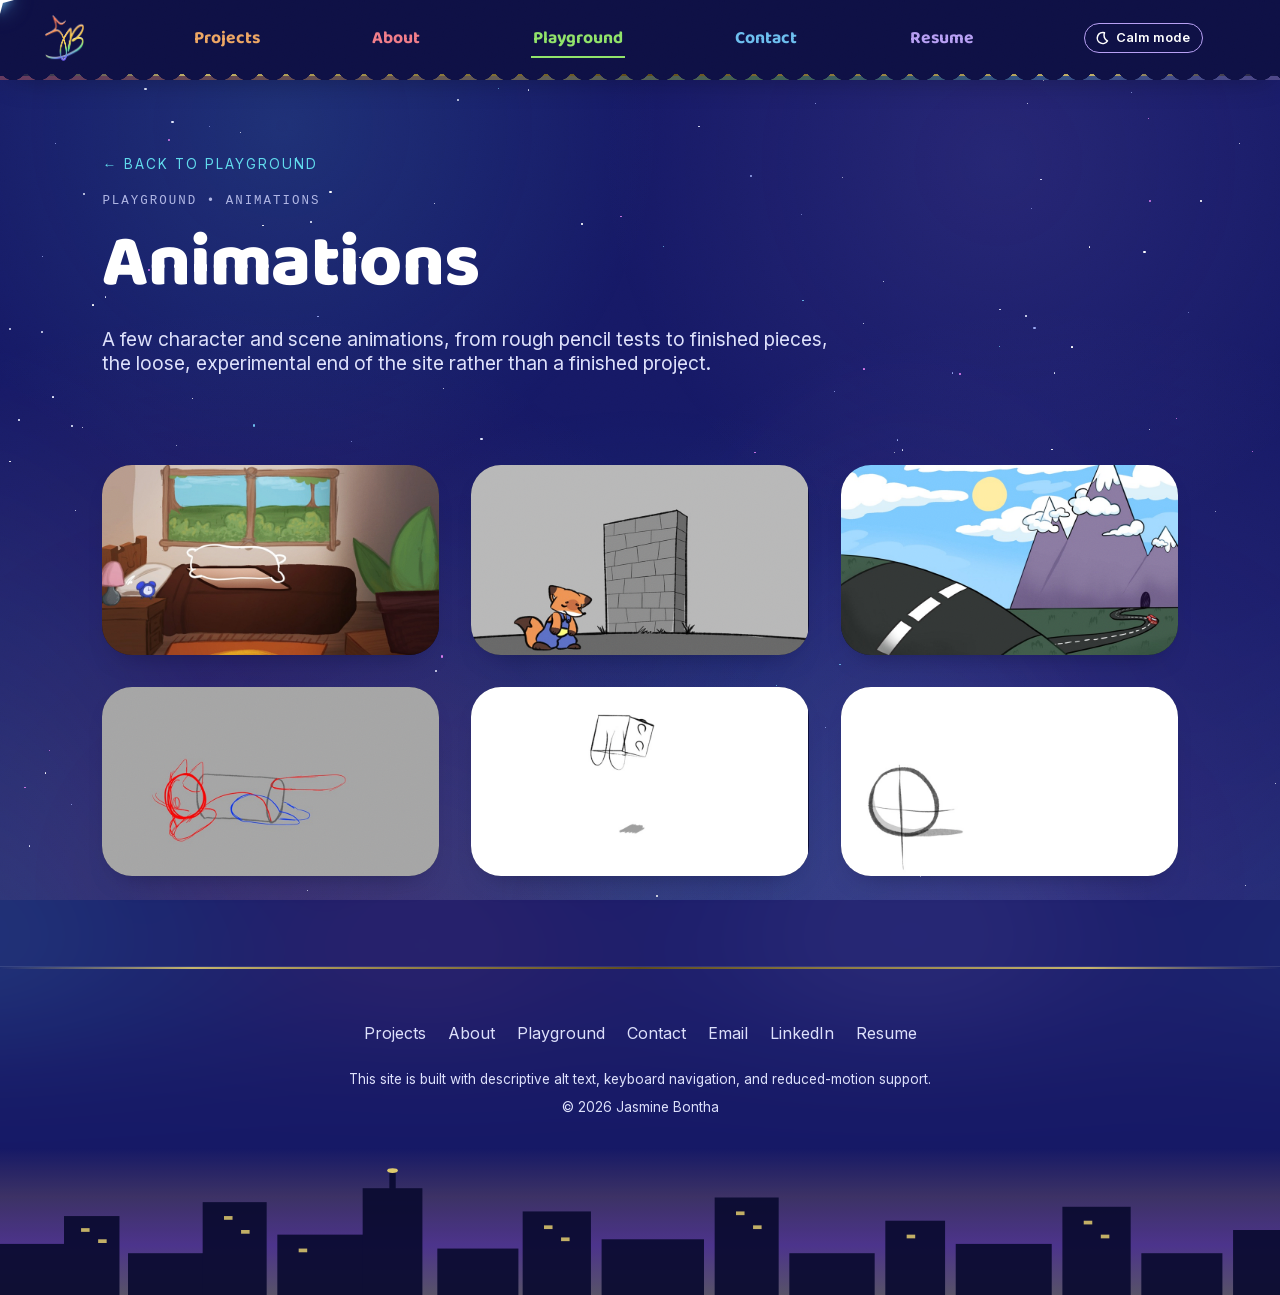
<file: playground/animations.html>
<!DOCTYPE html>
<html lang="en">

<head>
    <meta charset="UTF-8">
    <meta name="viewport" content="width=device-width, initial-scale=1.0">
    <title>Animations | Playground | Jasmine Bontha</title>
    <meta name="description" content="A rotating collection of animation experiments and motion studies from Jasmine Bontha's Playground.">
    <link rel="stylesheet" href="../css/style.css">
    <script>
        /* Calm mode: set before first paint so there's no flash of motion.
           Defaults to on when the OS asks for reduced motion. See initCalmMode(). */
        (function () {
            var d = document.documentElement, pref = null;
            try { pref = localStorage.getItem('calm'); } catch (e) {}
            if (pref === '1' || (pref === null && window.matchMedia('(prefers-reduced-motion: reduce)').matches)) d.classList.add('calm');
        })();
    </script>
</head>

<body data-page="playground" style="--case-accent: var(--c-teal);">
    <a class="skip-link" href="#main-content">Skip to content</a>
    <div class="stars"></div>
    <div class="grain" aria-hidden="true"></div>

    <header class="site-nav">
        <nav class="nav-inner" aria-label="Primary">
            <a class="logo" href="../index.html"><img class="logo-mark" src="../images/logo-jb.png" alt="Jasmine Bontha, home"></a>
            <button class="nav-toggle" type="button" aria-expanded="false" aria-controls="primary-links"><span aria-hidden="true">☰</span><span class="sr-only">Menu</span></button>
            <ul class="nav-links" id="primary-links">
                <li><a href="../index.html#projects" data-page="projects">Projects</a></li>
                <li><a href="../index.html#about" data-page="about">About</a></li>
                <li><a href="../index.html#playground" data-page="playground">Playground</a></li>
                <li><a href="../index.html#contact" data-page="contact">Contact</a></li>
                <li><a href="../files/BonthaJasmine_RESUME2026.pdf" target="_blank" rel="noopener" data-page="resume">Resume<span class="sr-only"> (PDF, opens in a new tab)</span></a></li>
            </ul>
            <button class="calm-toggle" type="button" aria-pressed="false">
                <svg viewBox="0 0 32 32" aria-hidden="true" focusable="false"><path d="M21 5.5a11 11 0 1 0 6 16.2A12.5 12.5 0 0 1 21 5.5z" fill="none" stroke="currentColor" stroke-width="3" stroke-linejoin="round" /></svg>
                <span class="calm-label">Calm mode</span>
            </button>
        </nav>
        <div class="nav-underline" aria-hidden="true"></div>
    </header>

    <main id="main-content">
        <section class="page-hero case-hero" style="min-height:auto; padding-bottom:0;">
            <a class="case-back" href="../index.html#playground"><span class="arrow">←</span> Back to Playground</a>
            <p class="eyebrow">PLAYGROUND • ANIMATIONS</p>
            <h1>Animations</h1>
            <p class="case-hook">A few character and scene animations, from rough pencil tests to finished
                pieces, the loose, experimental end of the site rather than a finished project.</p>
        </section>

        <section class="case-chapter">
            <div class="animation-gallery">
                <button type="button" class="card animation-tile" data-theater-src="../videos/animation-flour-sack.mp4"
                    data-theater-poster="../images/poster-animation-flour-sack.jpg"
                    aria-label="Open larger: the flour sack test, a classic animation fundamentals exercise for weight and squash-and-stretch, rendered in a painted bedroom scene">
                    <video muted loop playsinline preload="metadata" poster="../images/poster-animation-flour-sack.jpg">
                        <source src="../videos/animation-flour-sack.mp4" type="video/mp4">
                    </video>
                </button>
                <button type="button" class="card animation-tile" data-theater-src="../videos/animation-fox-character.mp4"
                    data-theater-poster="../images/poster-animation-fox-character.jpg"
                    aria-label="Open larger: a finished character animation of a fox in overalls">
                    <video muted loop playsinline preload="metadata" poster="../images/poster-animation-fox-character.jpg">
                        <source src="../videos/animation-fox-character.mp4" type="video/mp4">
                    </video>
                </button>
                <button type="button" class="card animation-tile" data-theater-src="../videos/animation-road-trip.mp4"
                    data-theater-poster="../images/poster-animation-road-trip.jpg"
                    aria-label="Open larger: a short scene animation of a car winding along a mountain road">
                    <video muted loop playsinline preload="metadata" poster="../images/poster-animation-road-trip.jpg">
                        <source src="../videos/animation-road-trip.mp4" type="video/mp4">
                    </video>
                </button>
                <button type="button" class="card animation-tile" data-theater-src="../videos/animation-construction-study.mp4"
                    data-theater-poster="../images/poster-animation-construction-study.jpg"
                    aria-label="Open larger: a construction pass blocking out a character's basic shapes and pose">
                    <video muted loop playsinline preload="metadata" poster="../images/poster-animation-construction-study.jpg">
                        <source src="../videos/animation-construction-study.mp4" type="video/mp4">
                    </video>
                </button>
                <button type="button" class="card animation-tile" data-theater-src="../videos/animation-weight-test.mp4"
                    data-theater-poster="../images/poster-animation-weight-test.jpg"
                    aria-label="Open larger: a rough pencil test exploring weight and timing">
                    <video muted loop playsinline preload="metadata" poster="../images/poster-animation-weight-test.jpg">
                        <source src="../videos/animation-weight-test.mp4" type="video/mp4">
                    </video>
                </button>
                <button type="button" class="card animation-tile" data-theater-src="../videos/animation-ball-bounce.gif"
                    data-theater-type="image"
                    aria-label="Open larger: a classic bouncing-ball exercise with cross-section guides for tracking rotation">
                    <img src="../images/poster-animation-ball-bounce.jpg" data-hover-src="../videos/animation-ball-bounce.gif" alt="">
                </button>
            </div>
        </section>
    </main>

    <!-- Theater mode: clicking any tile above opens its clip full-size here
         instead of playing inline in the small gallery tile. One shared
         modal, populated by initAnimationTheater() in js/main.js rather
         than duplicating a video/close-button per tile. Deliberately a
         sibling of <main>, not nested inside it — <main> has its own
         position:relative; z-index:1, which would trap this modal's
         z-index:2000 inside that stacking context (capped at 1) and it
         could never actually paint above .site-nav (z-index:200), the
         same reason .skip-link sits outside <main> too. -->
    <div class="theater-modal" id="theaterModal" role="dialog" aria-modal="true" aria-label="Animation player" hidden>
        <button type="button" class="theater-close" aria-label="Close">
            <svg viewBox="0 0 24 24" aria-hidden="true">
                <path d="M5 5 L19 19 M19 5 L5 19" stroke="currentColor" stroke-width="2.4" stroke-linecap="round" />
            </svg>
        </button>
        <div class="theater-stage"></div>
    </div>

    <footer>
        <div class="horizon-glow" aria-hidden="true"></div>
        <svg class="city-skyline" viewBox="0 0 600 140" preserveAspectRatio="none" aria-hidden="true">
            <g fill="#0a0b30">
                <rect x="0" y="85" width="36" height="55" />
                <rect x="30" y="55" width="26" height="85" />
                <rect x="60" y="95" width="40" height="45" />
                <rect x="95" y="40" width="30" height="100" />
                <rect x="130" y="75" width="45" height="65" />
                <rect x="170" y="25" width="28" height="115" />
                <rect x="205" y="90" width="38" height="50" />
                <rect x="245" y="50" width="32" height="90" />
                <rect x="282" y="80" width="48" height="60" />
                <rect x="335" y="35" width="30" height="105" />
                <rect x="370" y="95" width="40" height="45" />
                <rect x="415" y="60" width="28" height="80" />
                <rect x="448" y="85" width="45" height="55" />
                <rect x="498" y="45" width="32" height="95" />
                <rect x="535" y="95" width="38" height="45" />
                <rect x="578" y="70" width="22" height="70" />
            </g>
            <line x1="184" y1="25" x2="184" y2="8" stroke="#0a0b30" stroke-width="3" stroke-linecap="round" />
            <circle cx="184" cy="6" r="2.5" fill="#efd96e" />
            <g fill="#efd96e" opacity=".85">
                <rect x="38" y="68" width="4" height="4" />
                <rect x="46" y="80" width="4" height="4" />
                <rect x="105" y="55" width="4" height="4" />
                <rect x="113" y="70" width="4" height="4" />
                <rect x="140" y="90" width="4" height="4" />
                <rect x="255" y="65" width="4" height="4" />
                <rect x="263" y="78" width="4" height="4" />
                <rect x="345" y="50" width="4" height="4" />
                <rect x="353" y="65" width="4" height="4" />
                <rect x="425" y="75" width="4" height="4" />
                <rect x="508" y="60" width="4" height="4" />
                <rect x="516" y="75" width="4" height="4" />
            </g>
        </svg>

        <nav class="footer-links" aria-label="Footer">
            <a href="../index.html#projects">Projects</a>
            <a href="../index.html#about">About</a>
            <a href="../index.html#playground">Playground</a>
            <a href="../index.html#contact">Contact</a>
            <a href="mailto:jflower2k6@gmail.com">Email</a>
            <a href="https://www.linkedin.com/in/jasmine-b-1a2929231/" target="_blank" rel="noopener">LinkedIn<span class="sr-only"> (opens in a new tab)</span></a>
            <a href="../files/BonthaJasmine_RESUME2026.pdf" target="_blank" rel="noopener">Resume<span class="sr-only"> (PDF, opens in a new tab)</span></a>
        </nav>
        <p class="footer-note">This site is built with descriptive alt text, keyboard navigation, and reduced-motion support.</p>
        <p class="footer-note">© 2026 Jasmine Bontha</p>
    </footer>

    <script src="../js/main.js"></script>
</body>

</html>
</file>
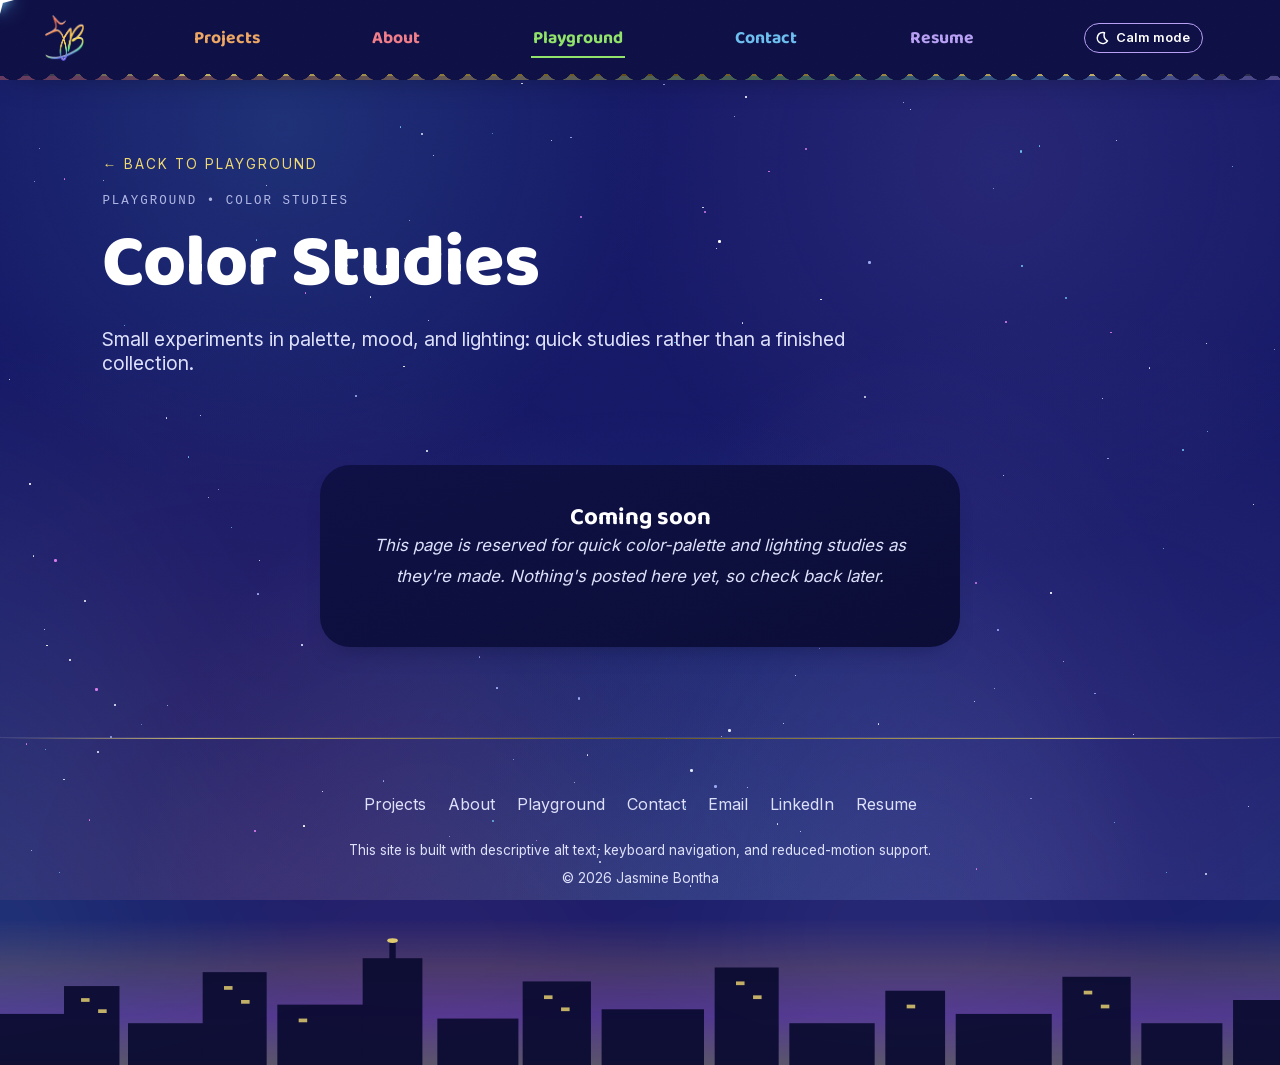
<file: playground/color-studies.html>
<!DOCTYPE html>
<html lang="en">

<head>
    <meta charset="UTF-8">
    <meta name="viewport" content="width=device-width, initial-scale=1.0">
    <title>Color Studies | Playground | Jasmine Bontha</title>
    <meta name="description" content="Quick color-palette and mood studies from Jasmine Bontha's Playground.">
    <link rel="stylesheet" href="../css/style.css">
    <script>
        /* Calm mode: set before first paint so there's no flash of motion.
           Defaults to on when the OS asks for reduced motion. See initCalmMode(). */
        (function () {
            var d = document.documentElement, pref = null;
            try { pref = localStorage.getItem('calm'); } catch (e) {}
            if (pref === '1' || (pref === null && window.matchMedia('(prefers-reduced-motion: reduce)').matches)) d.classList.add('calm');
        })();
    </script>
</head>

<body data-page="playground" style="--case-accent: var(--c-yellow);">
    <a class="skip-link" href="#main-content">Skip to content</a>
    <div class="stars"></div>
    <div class="grain" aria-hidden="true"></div>

    <header class="site-nav">
        <nav class="nav-inner" aria-label="Primary">
            <a class="logo" href="../index.html"><img class="logo-mark" src="../images/logo-jb.png" alt="Jasmine Bontha, home"></a>
            <button class="nav-toggle" type="button" aria-expanded="false" aria-controls="primary-links"><span aria-hidden="true">☰</span><span class="sr-only">Menu</span></button>
            <ul class="nav-links" id="primary-links">
                <li><a href="../index.html#projects" data-page="projects">Projects</a></li>
                <li><a href="../index.html#about" data-page="about">About</a></li>
                <li><a href="../index.html#playground" data-page="playground">Playground</a></li>
                <li><a href="../index.html#contact" data-page="contact">Contact</a></li>
                <li><a href="../files/Jasmine-Bontha-Resume.pdf" target="_blank" rel="noopener" data-page="resume">Resume<span class="sr-only"> (PDF, opens in a new tab)</span></a></li>
            </ul>
            <button class="calm-toggle" type="button" aria-pressed="false">
                <svg viewBox="0 0 32 32" aria-hidden="true" focusable="false"><path d="M21 5.5a11 11 0 1 0 6 16.2A12.5 12.5 0 0 1 21 5.5z" fill="none" stroke="currentColor" stroke-width="3" stroke-linejoin="round" /></svg>
                <span class="calm-label">Calm mode</span>
            </button>
        </nav>
        <div class="nav-underline" aria-hidden="true"></div>
    </header>

    <main id="main-content">
        <section class="page-hero case-hero" style="min-height:auto; padding-bottom:0;">
            <a class="case-back" href="../index.html#playground"><span class="arrow">←</span> Back to Playground</a>
            <p class="eyebrow">PLAYGROUND • COLOR STUDIES</p>
            <h1>Color Studies</h1>
            <p class="case-hook">Small experiments in palette, mood, and lighting: quick studies rather than
                a finished collection.</p>
        </section>

        <section class="case-chapter">
            <div class="card" style="max-width:640px; margin:0 auto; text-align:center;">
                <h2>Coming soon</h2>
                <p class="tbd">This page is reserved for quick color-palette and lighting studies as they're made.
                    Nothing's posted here yet, so check back later.</p>
            </div>
        </section>
    </main>

    <footer>
        <div class="horizon-glow" aria-hidden="true"></div>
        <svg class="city-skyline" viewBox="0 0 600 140" preserveAspectRatio="none" aria-hidden="true">
            <g fill="#0a0b30">
                <rect x="0" y="85" width="36" height="55" />
                <rect x="30" y="55" width="26" height="85" />
                <rect x="60" y="95" width="40" height="45" />
                <rect x="95" y="40" width="30" height="100" />
                <rect x="130" y="75" width="45" height="65" />
                <rect x="170" y="25" width="28" height="115" />
                <rect x="205" y="90" width="38" height="50" />
                <rect x="245" y="50" width="32" height="90" />
                <rect x="282" y="80" width="48" height="60" />
                <rect x="335" y="35" width="30" height="105" />
                <rect x="370" y="95" width="40" height="45" />
                <rect x="415" y="60" width="28" height="80" />
                <rect x="448" y="85" width="45" height="55" />
                <rect x="498" y="45" width="32" height="95" />
                <rect x="535" y="95" width="38" height="45" />
                <rect x="578" y="70" width="22" height="70" />
            </g>
            <line x1="184" y1="25" x2="184" y2="8" stroke="#0a0b30" stroke-width="3" stroke-linecap="round" />
            <circle cx="184" cy="6" r="2.5" fill="#efd96e" />
            <g fill="#efd96e" opacity=".85">
                <rect x="38" y="68" width="4" height="4" />
                <rect x="46" y="80" width="4" height="4" />
                <rect x="105" y="55" width="4" height="4" />
                <rect x="113" y="70" width="4" height="4" />
                <rect x="140" y="90" width="4" height="4" />
                <rect x="255" y="65" width="4" height="4" />
                <rect x="263" y="78" width="4" height="4" />
                <rect x="345" y="50" width="4" height="4" />
                <rect x="353" y="65" width="4" height="4" />
                <rect x="425" y="75" width="4" height="4" />
                <rect x="508" y="60" width="4" height="4" />
                <rect x="516" y="75" width="4" height="4" />
            </g>
        </svg>

        <nav class="footer-links" aria-label="Footer">
            <a href="../index.html#projects">Projects</a>
            <a href="../index.html#about">About</a>
            <a href="../index.html#playground">Playground</a>
            <a href="../index.html#contact">Contact</a>
            <a href="mailto:jflower2k6@gmail.com">Email</a>
            <a href="https://www.linkedin.com/in/jasmine-b-1a2929231/" target="_blank" rel="noopener">LinkedIn<span class="sr-only"> (opens in a new tab)</span></a>
            <a href="../files/Jasmine-Bontha-Resume.pdf" target="_blank" rel="noopener">Resume<span class="sr-only"> (PDF, opens in a new tab)</span></a>
        </nav>
        <p class="footer-note">This site is built with descriptive alt text, keyboard navigation, and reduced-motion support.</p>
        <p class="footer-note">© 2026 Jasmine Bontha</p>
    </footer>

    <script src="../js/main.js"></script>
</body>

</html>
</file>
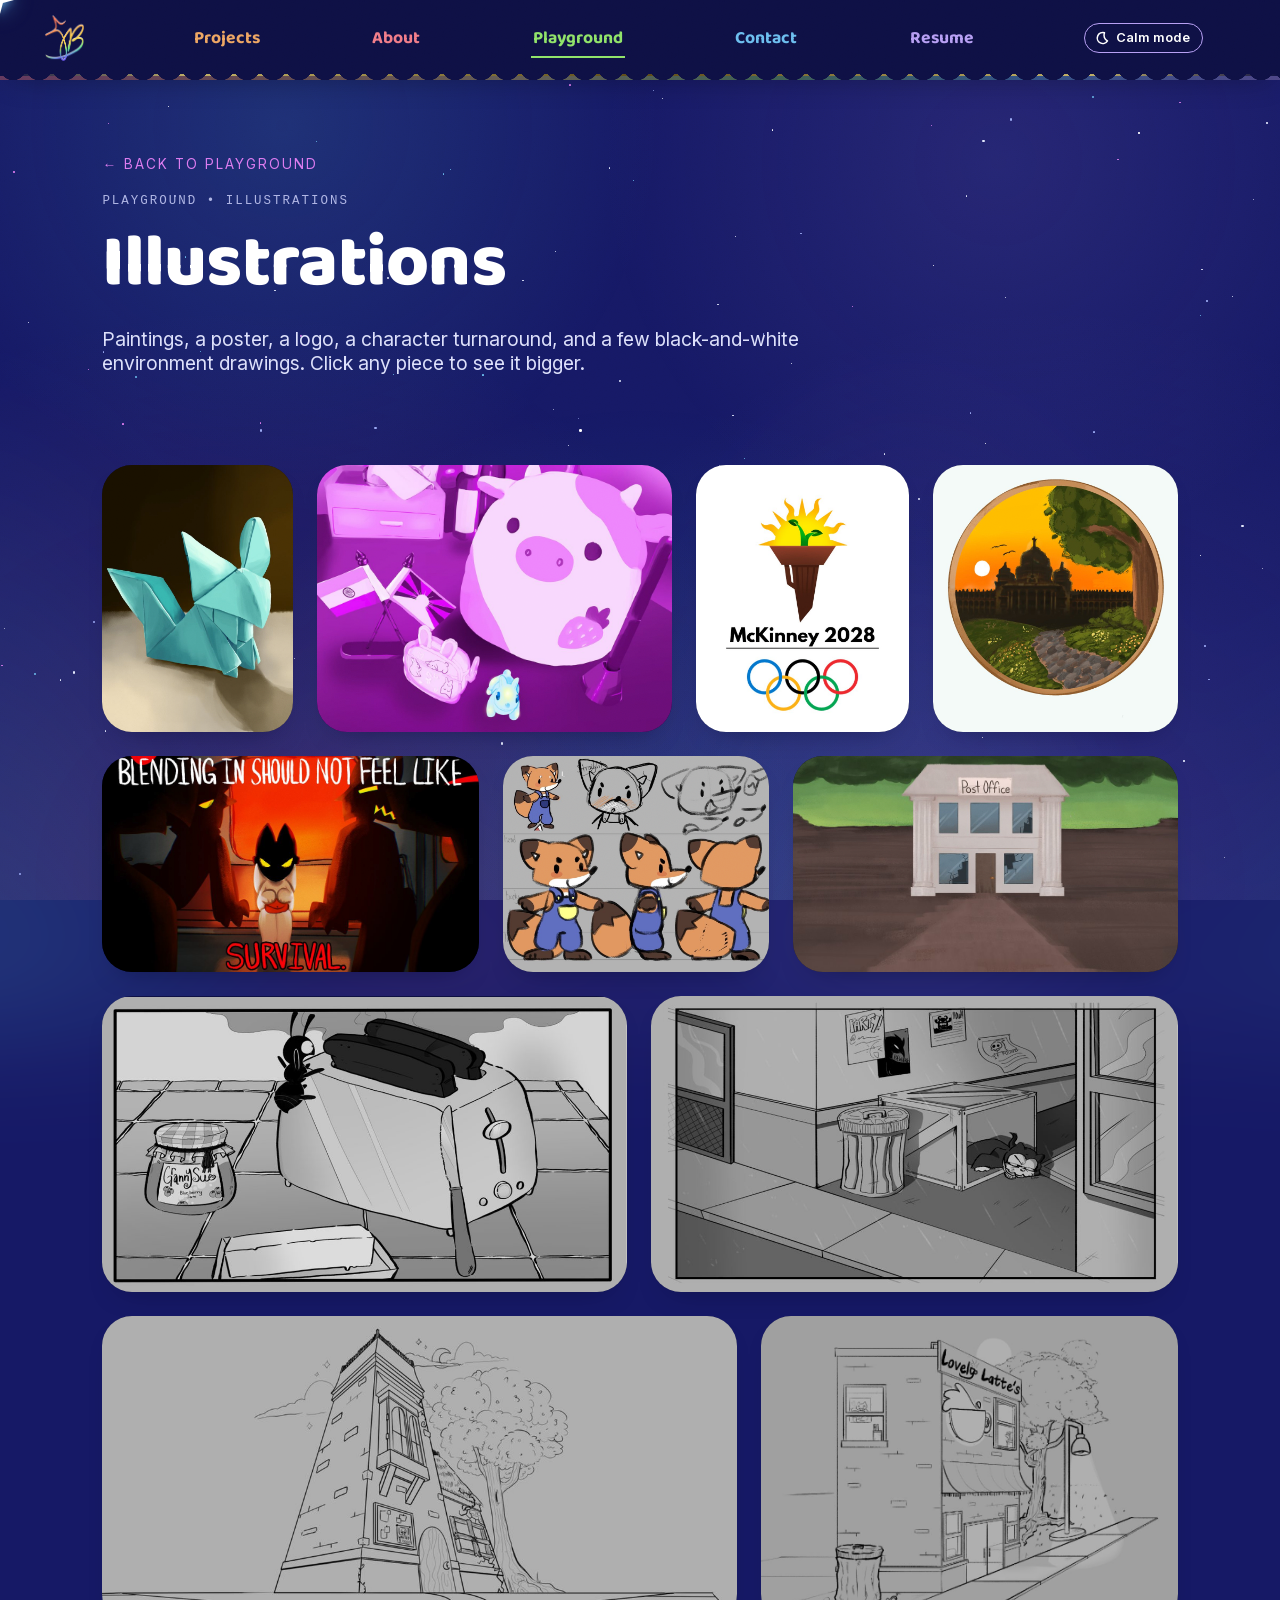
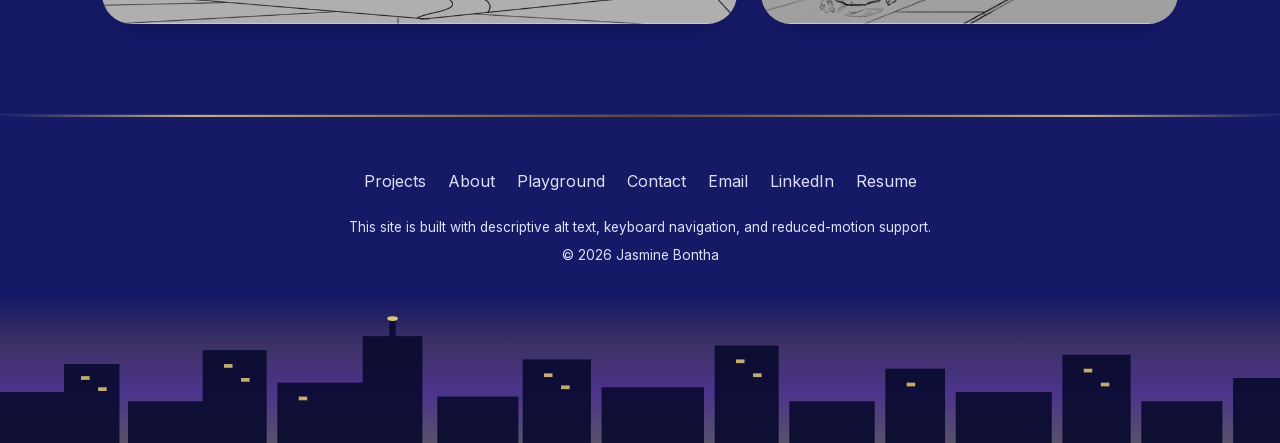
<file: playground/illustrations.html>
<!DOCTYPE html>
<html lang="en">

<head>
    <meta charset="UTF-8">
    <meta name="viewport" content="width=device-width, initial-scale=1.0">
    <title>Illustrations | Playground | Jasmine Bontha</title>
    <meta name="description" content="Paintings, a poster, a logo, a character turnaround, and environment drawings by Jasmine Bontha.">
    <link rel="stylesheet" href="../css/style.css">
    <script>
        /* Calm mode: set before first paint so there's no flash of motion.
           Defaults to on when the OS asks for reduced motion. See initCalmMode(). */
        (function () {
            var d = document.documentElement, pref = null;
            try { pref = localStorage.getItem('calm'); } catch (e) {}
            if (pref === '1' || (pref === null && window.matchMedia('(prefers-reduced-motion: reduce)').matches)) d.classList.add('calm');
        })();
    </script>
</head>

<body data-page="playground" class="illustration-page" style="--case-accent: var(--c-pink);">
    <a class="skip-link" href="#main-content">Skip to content</a>
    <div class="stars"></div>
    <div class="grain" aria-hidden="true"></div>

    <header class="site-nav">
        <nav class="nav-inner" aria-label="Primary">
            <a class="logo" href="../index.html"><img class="logo-mark" src="../images/logo-jb.png" alt="Jasmine Bontha, home"></a>
            <button class="nav-toggle" type="button" aria-expanded="false" aria-controls="primary-links"><span aria-hidden="true">☰</span><span class="sr-only">Menu</span></button>
            <ul class="nav-links" id="primary-links">
                <li><a href="../index.html#projects" data-page="projects">Projects</a></li>
                <li><a href="../index.html#about" data-page="about">About</a></li>
                <li><a href="../index.html#playground" data-page="playground">Playground</a></li>
                <li><a href="../index.html#contact" data-page="contact">Contact</a></li>
                <li><a href="../files/BonthaJasmine_RESUME2026.pdf" target="_blank" rel="noopener" data-page="resume">Resume<span class="sr-only"> (PDF, opens in a new tab)</span></a></li>
            </ul>
            <button class="calm-toggle" type="button" aria-pressed="false">
                <svg viewBox="0 0 32 32" aria-hidden="true" focusable="false"><path d="M21 5.5a11 11 0 1 0 6 16.2A12.5 12.5 0 0 1 21 5.5z" fill="none" stroke="currentColor" stroke-width="3" stroke-linejoin="round" /></svg>
                <span class="calm-label">Calm mode</span>
            </button>
        </nav>
        <div class="nav-underline" aria-hidden="true"></div>
    </header>

    <main id="main-content">
        <section class="page-hero case-hero" style="min-height:auto; padding-bottom:0;">
            <a class="case-back" href="../index.html#playground"><span class="arrow">←</span> Back to Playground</a>
            <p class="eyebrow">PLAYGROUND • ILLUSTRATIONS</p>
            <h1>Illustrations</h1>
            <p class="case-hook">Paintings, a poster, a logo, a character turnaround, and a few black-and-white
                environment drawings. Click any piece to see it bigger.</p>
        </section>

        <section class="case-chapter">
            <div class="animation-gallery illustration-gallery">
                <button type="button" class="card animation-tile illustration-tile" style="--ar: 0.714;" data-theater-src="../images/illustration-value-study-fox.jpg"
                    data-theater-type="image"
                    aria-label="Open larger: A painted value study of a teal origami fox sitting on a pale surface, lit from the side against a dark brown background">
                    <img src="../images/illustration-value-study-fox-thumb.jpg" alt="" loading="lazy" width="714" height="1000">
                </button>
                <button type="button" class="card animation-tile illustration-tile" style="--ar: 1.333;" data-theater-src="../images/illustration-symbolic-painting.jpg"
                    data-theater-type="image"
                    aria-label="Open larger: A symbolic painting washed in magenta: a cow-print plush with a strawberry on it, crossed flags of India and Tibet, a bunny-patterned pouch, and a small glowing blue bunny on a desk">
                    <img src="../images/illustration-symbolic-painting-thumb.jpg" alt="" loading="lazy" width="1000" height="750">
                </button>
                <button type="button" class="card animation-tile illustration-tile" style="--ar: 0.800;" data-theater-src="../images/illustration-mckinney-2028.jpg"
                    data-theater-type="image"
                    aria-label="Open larger: A logo for McKinney 2028: a brown torch holding a yellow sun with a green sprout, above the name and the Olympic rings">
                    <img src="../images/illustration-mckinney-2028-thumb.jpg" alt="" loading="lazy" width="800" height="1000">
                </button>
                <button type="button" class="card animation-tile illustration-tile" style="--ar: 0.917;" data-theater-src="../images/illustration-sunset-palace.jpg"
                    data-theater-type="image"
                    aria-label="Open larger: A round painting of a grand domed building silhouetted against an orange sunset, with two birds, a leafy tree, and a cobblestone path winding through flowering grass">
                    <img src="../images/illustration-sunset-palace-thumb.jpg" alt="" loading="lazy" width="917" height="1000">
                </button>
                <button type="button" class="card animation-tile illustration-tile" style="--ar: 1.739;" data-theater-src="../images/illustration-blending-in-poster.jpg"
                    data-theater-type="image"
                    aria-label="Open larger: A poster reading "Blending in should not feel like survival." A small black cat character with glowing yellow eyes sits hunched on a train seat between two looming shadowy figures, backlit in red and orange">
                    <img src="../images/illustration-blending-in-poster-thumb.jpg" alt="" loading="lazy" width="1000" height="575">
                </button>
                <button type="button" class="card animation-tile illustration-tile" style="--ar: 1.225;" data-theater-src="../images/illustration-fox-turnaround.jpg"
                    data-theater-type="image"
                    aria-label="Open larger: A character turnaround sheet for a fox in blue overalls: a finished pose and rough head sketches along the top, then front, side, and back views lined up on head, body, and leg guidelines">
                    <img src="../images/illustration-fox-turnaround-thumb.jpg" alt="" loading="lazy" width="1000" height="816">
                </button>
                <button type="button" class="card animation-tile illustration-tile" style="--ar: 1.776;" data-theater-src="../images/illustration-post-office.jpg"
                    data-theater-type="image"
                    aria-label="Open larger: A painted background of a lonely white post office with columns and cracked windows, at the end of a dirt path under a dark green sky">
                    <img src="../images/illustration-post-office-thumb.jpg" alt="" loading="lazy" width="1000" height="563">
                </button>
                <button type="button" class="card animation-tile illustration-tile" style="--ar: 1.776;" data-theater-src="../images/illustration-ant-toaster.jpg"
                    data-theater-type="image"
                    aria-label="Open larger: A black-and-white panel of a wide-eyed ant clinging to a smoking toaster full of burnt toast, next to a jar of Granny Sue's blueberry jam, a stick of butter, and a knife">
                    <img src="../images/illustration-ant-toaster-thumb.jpg" alt="" loading="lazy" width="1000" height="563">
                </button>
                <button type="button" class="card animation-tile illustration-tile" style="--ar: 1.786;" data-theater-src="../images/illustration-rainy-alley.jpg"
                    data-theater-type="image"
                    aria-label="Open larger: A black-and-white panel of a rainy city sidewalk where a small cat sleeps curled up inside a wooden crate, beside a trash can and a wall of posters">
                    <img src="../images/illustration-rainy-alley-thumb.jpg" alt="" loading="lazy" width="1000" height="560">
                </button>
                <button type="button" class="card animation-tile illustration-tile" style="--ar: 2.058;" data-theater-src="../images/illustration-tower-perspective.jpg"
                    data-theater-type="image"
                    aria-label="Open larger: A low-angle perspective line drawing of a tall stone tower with a bay window, an arched wooden door, and a notice board, beside a leafy tree under a crescent moon">
                    <img src="../images/illustration-tower-perspective-thumb.jpg" alt="" loading="lazy" width="1000" height="486">
                </button>
                <button type="button" class="card animation-tile illustration-tile" style="--ar: 1.351;" data-theater-src="../images/illustration-lovely-lattes.jpg"
                    data-theater-type="image"
                    aria-label="Open larger: A grayscale street-corner drawing of a brick cafe called Lovely Latte's, with a coffee-cup sign, an awning, a trash can, a tree, and a glowing streetlamp">
                    <img src="../images/illustration-lovely-lattes-thumb.jpg" alt="" loading="lazy" width="955" height="707">
                </button>
            </div>
        </section>
    </main>

    <!-- Shared full-size viewer (initAnimationTheater() in js/main.js). A
         sibling of <main>, not nested inside it, so its z-index can clear
         the fixed nav; see the note on animations.html. -->
    <div class="theater-modal" id="theaterModal" role="dialog" aria-modal="true" aria-label="Illustration viewer" hidden>
        <button type="button" class="theater-close" aria-label="Close">
            <svg viewBox="0 0 24 24" aria-hidden="true">
                <path d="M5 5 L19 19 M19 5 L5 19" stroke="currentColor" stroke-width="2.4" stroke-linecap="round" />
            </svg>
        </button>
        <div class="theater-stage"></div>
    </div>

    <footer>
        <div class="horizon-glow" aria-hidden="true"></div>
        <svg class="city-skyline" viewBox="0 0 600 140" preserveAspectRatio="none" aria-hidden="true">
            <g fill="#0a0b30">
                <rect x="0" y="85" width="36" height="55" />
                <rect x="30" y="55" width="26" height="85" />
                <rect x="60" y="95" width="40" height="45" />
                <rect x="95" y="40" width="30" height="100" />
                <rect x="130" y="75" width="45" height="65" />
                <rect x="170" y="25" width="28" height="115" />
                <rect x="205" y="90" width="38" height="50" />
                <rect x="245" y="50" width="32" height="90" />
                <rect x="282" y="80" width="48" height="60" />
                <rect x="335" y="35" width="30" height="105" />
                <rect x="370" y="95" width="40" height="45" />
                <rect x="415" y="60" width="28" height="80" />
                <rect x="448" y="85" width="45" height="55" />
                <rect x="498" y="45" width="32" height="95" />
                <rect x="535" y="95" width="38" height="45" />
                <rect x="578" y="70" width="22" height="70" />
            </g>
            <line x1="184" y1="25" x2="184" y2="8" stroke="#0a0b30" stroke-width="3" stroke-linecap="round" />
            <circle cx="184" cy="6" r="2.5" fill="#efd96e" />
            <g fill="#efd96e" opacity=".85">
                <rect x="38" y="68" width="4" height="4" />
                <rect x="46" y="80" width="4" height="4" />
                <rect x="105" y="55" width="4" height="4" />
                <rect x="113" y="70" width="4" height="4" />
                <rect x="140" y="90" width="4" height="4" />
                <rect x="255" y="65" width="4" height="4" />
                <rect x="263" y="78" width="4" height="4" />
                <rect x="345" y="50" width="4" height="4" />
                <rect x="353" y="65" width="4" height="4" />
                <rect x="425" y="75" width="4" height="4" />
                <rect x="508" y="60" width="4" height="4" />
                <rect x="516" y="75" width="4" height="4" />
            </g>
        </svg>

        <nav class="footer-links" aria-label="Footer">
            <a href="../index.html#projects">Projects</a>
            <a href="../index.html#about">About</a>
            <a href="../index.html#playground">Playground</a>
            <a href="../index.html#contact">Contact</a>
            <a href="mailto:jflower2k6@gmail.com">Email</a>
            <a href="https://www.linkedin.com/in/jasmine-b-1a2929231/" target="_blank" rel="noopener">LinkedIn<span class="sr-only"> (opens in a new tab)</span></a>
            <a href="../files/BonthaJasmine_RESUME2026.pdf" target="_blank" rel="noopener">Resume<span class="sr-only"> (PDF, opens in a new tab)</span></a>
        </nav>
        <p class="footer-note">This site is built with descriptive alt text, keyboard navigation, and reduced-motion support.</p>
        <p class="footer-note">© 2026 Jasmine Bontha</p>
    </footer>

    <script src="../js/main.js"></script>
</body>

</html>
</file>
<file: css/style.css>
/* =========================================================
   Jasmine Bontha — Portfolio design system
   Cosmic motif. See CLAUDE.md for the rationale.
   ========================================================= */

/* Typed as <angle> so browsers that support @property (most current ones)
   can smoothly interpolate --tilt-x/--tilt-y when they change — used by
   the magnetic card-tilt effect (initTiltCards() in js/main.js). Falls
   back gracefully to an instant (untyped) change in older browsers;
   nothing breaks, the tilt just isn't eased on those. */
@property --tilt-x {
  syntax: '<angle>';
  inherits: false;
  initial-value: 0deg;
}
@property --tilt-y {
  syntax: '<angle>';
  inherits: false;
  initial-value: 0deg;
}

/* Native cross-document View Transitions — a quiet wormhole feel between
   full page loads (index.html <-> case-studies/*.html, and case study <->
   case study via the prev/next links) instead of the browser's default
   hard cut: the old page eases down and brightens slightly as if it's
   receding into a point of light, then the new page eases in from that
   same soft glow and settles. A restrained version of "shrink into
   light / emerge from light" rather than a showy zoom — a small signature
   beat, not a spectacle. Pure CSS, no router/framework/JS (rule 3: no
   dependency creep) — browsers without support (Firefox, at the time of
   writing) just navigate normally with no transition, so this is
   enhancement-only and never blocks navigation. Scoped sitewide via this
   shared stylesheet rather than only on the links into case studies, so
   every full-page navigation on the site feels consistent rather than
   some jumping and others transitioning. */
@view-transition {
  navigation: auto;
}

::view-transition-old(root) {
  animation: wormhole-suck-in .32s ease-in forwards;
}

::view-transition-new(root) {
  animation: wormhole-burst-out .4s cubic-bezier(.2, .7, .3, 1) forwards;
}

@keyframes wormhole-suck-in {
  0%   { opacity: 1; scale: 1;    rotate: 0deg;    filter: blur(0px) brightness(1); }
  100% { opacity: 0; scale: .94;  rotate: -1.5deg; filter: blur(3px) brightness(1.12); }
}

@keyframes wormhole-burst-out {
  0%   { opacity: 0; scale: .95; rotate: 1deg; filter: blur(3px) brightness(1.12); }
  100% { opacity: 1; scale: 1;   rotate: 0deg; filter: blur(0px) brightness(1); }
}

@media (prefers-reduced-motion: reduce) {
  ::view-transition-old(root),
  ::view-transition-new(root) {
    animation: none;
  }
}

/* Self-hosted rather than linked from fonts.googleapis.com: privacy-focused
   browsers and extensions (Brave's shields, Safari's cross-site tracking
   prevention, many ad blockers) block Google Fonts requests by default,
   which silently fell back to a generic serif/cursive system font — the
   nav, logo, and every heading on the live GitHub Pages deploy rendered in
   the wrong typeface for anyone with those protections on, even though
   the page itself loaded fine. Self-hosting removes the third-party
   request entirely, so the type is never at the mercy of the visitor's
   browser privacy settings. Latin-subset .woff2 only (this site has no
   non-Latin copy) — same files Google itself would have served.
   Regenerate from https://fonts.google.com if new weights are needed. */
@font-face {
  font-family: 'Baloo 2';
  font-style: normal;
  font-weight: 400 800;
  font-display: swap;
  src: url('../fonts/baloo2-v23-latin-var.woff2') format('woff2-variations'), url('../fonts/baloo2-v23-latin-var.woff2') format('woff2');
}

@font-face {
  font-family: 'Inter';
  font-style: normal;
  font-weight: 100 900;
  font-display: swap;
  src: url('../fonts/inter-v20-latin-var.woff2') format('woff2-variations'), url('../fonts/inter-v20-latin-var.woff2') format('woff2');
}

* { margin: 0; padding: 0; box-sizing: border-box; }

/* =========================================================
   Art direction: Bee and PuppyCat mood
   The rainbow palette was repainted from vivid neon toward soft, dusty
   pastel hues — dusty rose, peach, muted gold, pale mint, sky blue,
   lavender — for a cozier, more whimsical feel, "a magical mailbox
   floating in space" rather than a technical/corporate one. This was
   first tried as a FULL light-mode flip (cream background, dark text)
   and Jasmine didn't like that — the background is back to the
   original dark cosmic void (#07092a). What stuck from the pastel pass:
   the accent palette itself, Baloo 2 as the display font, and softened/
   recolored versions of the decorative extras added alongside it
   (drifting clouds, occasional shooting stars, the floating mail
   envelope, warm plum-tinted shadows instead of flat black). Every
   rainbow token below KEPT ITS ORIGINAL NAME (--c-red, --d-blue, etc.)
   even though its hue changed — every rule elsewhere in this file that
   already reads var(--c-red) etc. picked up the new palette automatically
   with zero changes to that rule. Keep extending the palette this same
   way (new value, same slot) rather than introducing parallel new tokens.
   The two-tier structure is back to its original meaning now that the
   background is dark again: --c-* (soft pastel) is the vivid-on-dark
   decorative tier (glows, thin borders, dots, planet fills); --d-* (deep)
   is for AA-safe text on the light nav/paper surfaces, and for white text
   sitting on top of a button/badge fill — --c-* is too light for that.
   ========================================================= */
/* CURRENT PALETTE (supersedes the history above): shifted to match
   Jasmine's own Carrd site (sqeakerz.carrd.co), a saturated cobalt-navy
   sky, white/periwinkle sparkles, a vivid rainbow, and violet buttons.
   Same token names, new values; see CLAUDE.md "Art direction" for the
   contrast-checked table. */
:root {
  /* space + surfaces — dark cosmic base (Jasmine's call after seeing the
     full light-cream version: keep the pastel accent palette, but back on
     a dark night-sky background). Tinted deep indigo-violet rather than
     near-black, per a moodboard reference Jasmine shared (a glowing
     cyan/teal night scene) — a lighter, more saturated "moonlit" dark
     rather than a flat void. */
  --bg: #161966;
  --bg-soft: #1f247b;
  --panel: rgba(255, 255, 255, .05);
  --panel-border: rgba(255, 255, 255, .1);
  --paper: #f4faf8;
  --ink: #1d2162;
  /* The nav's own surface — a smidge darker than --bg, not the light
     "paper" surface used for planet-card tooltips and Free Draw's paper
     texture (those stay light/cream on purpose; only the nav itself
     moved to dark). */
  --nav-bg: #0e1045;

  /* text on dark */
  --text: #ffffff;
  --text-dim: #dde0fb;
  --text-mute: #b0b6e5;

  /* soft pastel tier — decorative use (glows, thin borders, dots),
     never as a fill under white text (see note above). Red and teal
     nudged toward coral-salmon and a more vivid glowing cyan respectively
     — closer to a moodboard reference Jasmine shared (coral-pink stars,
     glowing teal clouds, deep indigo night). Saturation raised a notch
     sitewide (both tiers, ~+16% HSL saturation here / ~+8% on the deep
     tier below) at Jasmine's request for a bit more punch than the very
     dusty original pastel pass — still a soft palette, not a return to
     neon. The deep tier's boost was capped smaller and re-checked against
     white and #f4faf8 (the paper/nav surface) so every AA text-contrast
     pairing documented in CLAUDE.md still holds; --d-green has the
     tightest margin (~4.6:1) — don't push its saturation any further
     without re-checking contrast. */
  --c-red: #f17d89;
  --c-orange: #eea663;
  --c-yellow: #efd96e;
  --c-green: #90e369;
  --c-blue: #6cbeef;
  --c-purple: #b79ff4;
  --c-pink: #dc7bf0;
  /* Added from Jasmine's cosmic-creature moodboard reference — a mint/teal
     that the original 6-hue rainbow didn't have. Accent-only, like pink:
     no --d-teal counterpart, since it isn't used as nav/text-on-white. */
  --c-teal: #60dbed;

  /* deep tier — saturated enough for AA-safe text-on-cream AND for white
     text sitting on top of it as a button/badge fill */
  --d-red: #b13556;
  --d-orange: #98521c;
  --d-gold: #6e580c;
  --d-green: #28713e;
  --d-blue: #3058c3;
  --d-purple: #7253d0;

  --gradient-rainbow: linear-gradient(90deg, var(--c-red), var(--c-orange), var(--c-yellow), var(--c-green), var(--c-blue), var(--c-purple));

  --radius-lg: 30px;
  --radius-md: 20px;
  --radius-sm: 12px;
  --nav-h: 76px;

  /* A third, deliberately plainer type voice — system monospace, no extra
     font file — reserved for "meta" marks (eyebrows, running heads,
     section numbers, dates). Pairing a technical/editorial mono against
     the handwritten-feeling display face and the humanist body face is
     what gives the type system a magazine-like, considered contrast
     instead of reading as one generic sans-everywhere template. */
  --font-mono: ui-monospace, 'SF Mono', 'Menlo', 'Cascadia Code', 'Courier New', monospace;
}

html { scroll-behavior: smooth; }

body {
  font-family: 'Inter', sans-serif;
  background: var(--bg);
  color: var(--text);
  overflow-x: hidden;
}

/* Reference mood: a dark starry sky above, warm magenta/gold/purple
   nebula clouds glowing up from below — recreated with the site's own
   CSS-only techniques (gradients + blur), not an embedded image, per the
   "no raster assets" rule; this is a from-scratch match to that mood, not
   a copy of the reference artwork itself. */
body::before {
  content: '';
  position: fixed;
  inset: 0;
  background:
    radial-gradient(circle at 22% 14%, rgba(96, 219, 237, .12), transparent 30%),
    radial-gradient(circle at 78% 18%, rgba(183, 159, 244, .1), transparent 32%),
    radial-gradient(circle at 18% 98%, rgba(241, 125, 137, .12), transparent 42%),
    radial-gradient(circle at 50% 102%, rgba(96, 219, 237, .13), transparent 46%),
    radial-gradient(circle at 82% 98%, rgba(183, 159, 244, .12), transparent 42%);
  z-index: -2;
  pointer-events: none;
}

/* Aurora — tall, soft-edged color curtains, heavily blurred and gently
   drifting, glowing UP from the bottom of the viewport (not draping down
   from the top). screen blend mode (correct again now the background is
   dark — it was briefly switched to multiply during a light-background
   version of this palette that didn't stick) so the pastel colors glow
   and layer over each other and the starfield instead of sitting as flat
   tinted panels. Opacities were lowered ~40% in the accessibility pass:
   at full strength the bottom of the viewport got light enough that
   muted text scrolling over it fell below 4.5:1. Re-check contrast
   before brightening any of these again. */
body::after {
  content: '';
  position: fixed;
  inset: -15% -20%;
  background:
    radial-gradient(ellipse 34% 125% at 12% 118%, rgba(96, 219, 237, .2), transparent 60%),
    radial-gradient(ellipse 30% 115% at 38% 124%, rgba(241, 125, 137, .16), transparent 58%),
    radial-gradient(ellipse 32% 125% at 65% 118%, rgba(183, 159, 244, .17), transparent 60%),
    radial-gradient(ellipse 28% 110% at 90% 124%, rgba(96, 219, 237, .14), transparent 56%);
  filter: blur(55px);
  mix-blend-mode: screen;
  z-index: -2;
  pointer-events: none;
  animation: aurora-drift 22s ease-in-out infinite alternate;
}

@keyframes aurora-drift {
  0%   { transform: translateX(-2%) scaleY(1); }
  50%  { transform: translateX(1.5%) scaleY(1.06); }
  100% { transform: translateX(-1%) scaleY(0.97); }
}

.stars {
  position: fixed;
  inset: 0;
  z-index: -1;
  pointer-events: none;
  overflow: hidden;
}

/* A faint, always-on film-grain texture over the whole page — procedural
   (SVG feTurbulence, not a raster asset), so nothing here is a flat,
   untextured gradient the way a template background usually is. Sits
   above everything (z-index above content) but visually reads as
   underneath, since it's this subtle and additive-blended — the point is
   a hand-printed/paper tactility, not a visible effect on its own. */
.grain {
  position: fixed;
  inset: 0;
  z-index: 250;
  pointer-events: none;
  opacity: .05;
  mix-blend-mode: overlay;
  background-image: url("data:image/svg+xml,%3Csvg xmlns='http://www.w3.org/2000/svg'%3E%3Cfilter id='n'%3E%3CfeTurbulence type='fractalNoise' baseFrequency='0.85' numOctaves='2' stitchTiles='stitch'/%3E%3C/filter%3E%3Crect width='100%25' height='100%25' filter='url(%23n)'/%3E%3C/svg%3E");
  background-size: 180px 180px;
}

@media (prefers-reduced-motion: reduce), (max-width: 500px) {
  .grain { display: none; }
}

.stars .star {
  position: absolute;
  /* Warm gold by default — set per-star in JS (initStarfield()) to one of
     a few soft pastel hues for variety, rather than plain white, to match
     the site's pastel Bee-and-PuppyCat palette. */
  background: var(--star-color, #e2e7fc);
  border-radius: 50%;
  animation: star-twinkle var(--dur, 3.4s) ease-in-out infinite;
  animation-delay: var(--delay, 0s);
}

@keyframes star-twinkle {
  0%, 100% { opacity: calc(var(--max-op, .5) * .2); transform: scale(.75); }
  50% { opacity: var(--max-op, .5); transform: scale(1.1); }
}

/* Fixed layer for the occasional shooting stars, pinned to the viewport
   like .stars rather than scrolling with the page. Used to also hold the
   background planets/moons (removed at Jasmine's request); kept as its
   own fixed wrapper since the shooting stars still need one. */
.shooting-stars {
  position: fixed;
  inset: 0;
  z-index: -1;
  pointer-events: none;
  overflow: hidden;
}

/* A short bright streak with a fading tail, at rest at 0 width off in a
   corner — the keyframes hold it invisible for the vast majority of each
   long cycle, then flash it across the sky once. Two instances with very
   different durations/delays so they don't fall into a visible rhythm. */
.shooting-star {
  position: absolute;
  top: 8%;
  left: 60%;
  width: 90px;
  height: 2px;
  border-radius: 2px;
  /* Bright head at the left end, fading tail at the right (pivot) end —
     with transform-origin:right and the flight path heading down-left,
     the left end is the leading edge. Bright-at-left/fade-at-right is
     what makes the head lead the direction of travel instead of trailing
     behind it. */
  background: linear-gradient(90deg, #f4faf8, #e2e7fc 40%, transparent);
  opacity: 0;
  transform-origin: right center;
  rotate: -22deg;
  animation: shooting-star-fly 17s ease-in infinite;
}

.shooting-star-a { top: 10%; left: 55%; animation-duration: 19s; }
.shooting-star-b { top: 30%; left: 20%; width: 70px; animation-duration: 26s; animation-delay: -9s; }

@keyframes shooting-star-fly {
  0%, 88% { opacity: 0; translate: 0 0; }
  90% { opacity: 1; translate: -6vw 4vh; }
  96% { opacity: 1; translate: -22vw 14vh; }
  97%, 100% { opacity: 0; translate: -22vw 14vh; }
}

@media (max-width: 760px) {
  .shooting-stars { display: none; }
}

/* A real weight scale instead of one flat 700 everywhere — h1 heaviest,
   stepping down through h2/h3, so hierarchy reads from weight as well as
   size. .hand (footer's closing line) matches h2's weight, since it's
   used at that level of emphasis. */
h1, .hand { font-family: 'Baloo 2', cursive; font-weight: 800; line-height: 1.05; }
h2 { font-family: 'Baloo 2', cursive; font-weight: 700; line-height: 1.05; }
h3 { font-family: 'Baloo 2', cursive; font-weight: 600; line-height: 1.15; }

.eyebrow {
  color: var(--text-mute);
  letter-spacing: 2px;
  font-size: .78rem;
  font-weight: 500;
  font-family: var(--font-mono);
  text-transform: uppercase;
  margin-bottom: 18px;
}

.gradient {
  background: var(--gradient-rainbow);
  -webkit-background-clip: text;
  background-clip: text;
  color: transparent;
}

/* Jasmine's full name in the hero: her own hand-drawn "Jasmine" wordmark
   (the same images/logo-jasmine.png as the nav logo) with "Bontha" set in
   type underneath. The source art's letters ("asmine") sit on a baseline
   ~55% of the way down its canvas; everything below that is empty except
   the J's long tail sweeping down on the left (measured off the PNG's
   alpha channel). The surname is tucked into that empty lower-right
   pocket, under "asmine" and right of the J's tail, so the two words read
   as one lockup instead of two stacked lines. The margins are fractions
   of the wordmark's own 2.2em height, converted into the surname's
   smaller em: re-measure the art before changing either size. */
.hero-name-mark {
  display: block;
  height: 2.2em;
  width: auto;
  /* The J's top stroke reaches the very top of the canvas, so no
     negative margin here or it collides with the eyebrow above. */
  margin-top: .1em;
}

.hero-surname {
  display: block;
  font-size: .56em;
  line-height: 1;
  color: var(--text);
  letter-spacing: .01em;
  /* -(1 - .58) * 2.2em of the h1, in this span's .56em units */
  margin-top: -1.62em;
  /* ~30% of the wordmark's width (2.2em * 700/343), clearing the J's tail */
  margin-left: 2.4em;
}

/* Single-hue accents for small emphasis words — an alternative to reaching
   for the full rainbow gradient every time a word needs a highlight. */
.accent-pink { color: var(--c-pink); }
.accent-yellow { color: var(--c-yellow); }
.accent-green { color: var(--c-green); }
.accent-teal { color: var(--c-teal); }

a { color: inherit; }

.container { max-width: 1280px; margin: 0 auto; padding: 0 8%; }

/* =========================================================
   Scroll reveal — a quiet fade/rise as section content enters the
   viewport, so the page reads as a guided sequence rather than
   everything just sitting there at once. initScrollReveal() in
   js/main.js applies .is-hidden (never CSS-default) right before
   observing, so a visitor without JS simply sees every element in its
   normal, fully visible resting state — this is enhancement only, never
   the only path to content being visible.
   ========================================================= */
.reveal { transition: opacity .8s cubic-bezier(.16,.8,.3,1), transform .8s cubic-bezier(.16,.8,.3,1); }
.reveal.is-hidden { opacity: 0; transform: translateY(30px); }
.reveal.is-visible { opacity: 1; transform: translateY(0); }

/* Fade-only variant for grids of cards/planets already carrying their own
   hover transform — avoids two different-duration transitions competing
   for the same `transform` property. */
.reveal-fade { transition: opacity .9s ease; }
.reveal-fade.is-hidden { opacity: 0; }
.reveal-fade.is-visible { opacity: 1; }

/* Slides in from the right + fades, for a one-off hero-ish moment like
   the About avatar (which already sits on the right side of its grid
   column, so entering from that side reads as arriving into place rather
   than crossing the whole layout) — safe to use transform here since
   that element carries no hover transform of its own to compete with
   (see the note on .reveal-fade above). */
.reveal-right { transition: opacity .8s cubic-bezier(.16,.8,.3,1), transform .8s cubic-bezier(.16,.8,.3,1); }
.reveal-right.is-hidden { opacity: 0; transform: translateX(70px); }
.reveal-right.is-visible { opacity: 1; transform: translateX(0); }

/* Staggered entrance for a group of cards (.stagger on their container):
   each child fades and rises in turn, --i * 85ms apart (--i is set by
   initScrollReveal()). Uses an animation on the `translate` property, not
   a transition on `transform`, so it never fights a child's own hover
   transform or transition. Calm mode and reduced motion cut it to
   instant via the global rules below. */
.stagger.is-hidden > * { opacity: 0; }
.stagger.is-visible > * {
  animation: stagger-in .7s cubic-bezier(.16,.8,.3,1) both;
  animation-delay: calc(var(--i, 0) * 85ms);
}
@keyframes stagger-in {
  from { opacity: 0; translate: 0 22px; }
  to   { opacity: 1; translate: 0 0; }
}

/* Portal reveal: project-card mockups and case-study mockups open through
   an expanding circle as they scroll in, settling from a slight zoom. On
   the <img> via clip-path and the separate `scale` property, so the
   hover zoom on .project-visual img (a transform) still works on top.
   --reveal-delay keeps it in step with the card's staggered fade. */
.project-spread.is-hidden .project-visual img,
.case-mockup.is-hidden img { clip-path: circle(0% at 50% 55%); }
.project-spread.is-visible .project-visual img,
.case-mockup.is-visible img {
  animation: portal-open 1.15s cubic-bezier(.65,.05,.25,1) both;
  animation-delay: calc(.15s + var(--reveal-delay, 0ms));
}
@keyframes portal-open {
  from { clip-path: circle(0% at 50% 55%); scale: 1.14; filter: brightness(1.6) saturate(1.2); }
  60%  { filter: brightness(1.08); }
  to   { clip-path: circle(80% at 50% 55%); scale: 1; filter: none; }
}

/* Letter-by-letter headings (initSplitHeadings() in js/main.js wraps
   each letter; screen readers get the plain word from an .sr-only copy).
   Letters spring up in turn with a small overshoot, each flashing a
   rainbow color (--sweep) before settling to the heading's own color. */
.split-word { display: inline-block; white-space: nowrap; }
.split-letter { display: inline-block; }
.split-heading.is-hidden .split-letter { opacity: 0; }
.split-heading.is-visible .split-letter {
  animation: letter-spring .8s cubic-bezier(.3,1.45,.5,1) both;
  animation-delay: calc(var(--li, 0) * 38ms);
}
@keyframes letter-spring {
  from { opacity: 0; translate: 0 .6em; rotate: 12deg; color: var(--sweep); }
  45%  { opacity: 1; color: var(--sweep); }
  to   { opacity: 1; translate: 0 0; rotate: 0deg; }
}

/* Hyperspace jump: clicking an in-page link (initWarpJump()) stretches
   the stars into vertical streaks for the length of the smooth scroll.
   Uses `scale`, since each star's twinkle animation owns `transform`. */
.stars { transition: filter .35s ease; }
.stars .star { transition: scale .35s cubic-bezier(.3,.7,.3,1); }
.stars.is-warping { filter: brightness(2); }
.stars.is-warping .star { scale: 1 28; }

/* Reduced motion: every animation and transition on the site (pseudo-
   elements included) jumps straight to its end state. A near-zero
   duration instead of `animation: none` so anything that animates in
   from opacity 0 (hero entrance, scroll reveals) still lands visible. */
@media (prefers-reduced-motion: reduce) {
  html { scroll-behavior: auto; }
  *, *::before, *::after {
    animation-duration: .001ms !important;
    animation-delay: 0s !important;
    animation-iteration-count: 1 !important;
    transition-duration: .001ms !important;
    transition-delay: 0s !important;
  }
}

/* =========================================================
   Calm mode (html.calm) — toggled from the nav (initCalmMode() in
   js/main.js), on by default when the OS asks for reduced motion.
   Goes further than reduced motion alone: stops all motion, removes or
   dims the busy background layers (shooting stars, grain, glows, comet
   trail, twinkling stars), brings back the normal mouse pointer, and
   lifts secondary text closer to white for more contrast.
   ========================================================= */
html.calm {
  scroll-behavior: auto;
  --text-dim: #f1f2fe;
  --text-mute: #d6d9f6;
}
html.calm *, html.calm *::before, html.calm *::after {
  animation-duration: .001ms !important;
  animation-delay: 0s !important;
  animation-iteration-count: 1 !important;
  transition-duration: .001ms !important;
  transition-delay: 0s !important;
}
html.calm .shooting-stars,
html.calm .grain,
html.calm .hero-glow,
html.calm .comet-trail,
html.calm .comet-star,
html.calm .cursor,
html.calm .cursor-burst,
html.calm .doodle-burst,
html.calm .rabbit-hop { display: none !important; }
html.calm .stars { opacity: .4; }
html.calm body::before,
html.calm body::after { opacity: .35; }
html.calm .bg-squiggle { opacity: .4; }
html.calm::view-transition-old(root),
html.calm::view-transition-new(root) { animation: none; }
@media (hover: hover) and (pointer: fine) {
  html.calm * { cursor: auto !important; }
  html.calm :is(a[href], button, [role="button"], summary, label[for]) { cursor: pointer !important; }
  html.calm :is(input, textarea) { cursor: text !important; }
}

/* =========================================================
   Custom cursor — a spark/star by default, growing into a spinning
   "CLICK ME!" badge over anything clickable. Built and positioned in
   initCustomCursor() in js/main.js; this just styles/hides it. Scoped to
   real mouse pointers
   (hover:hover + pointer:fine) so touch devices keep their native tap
   behavior untouched — a fake cursor has no meaning without a mouse to
   drive it. `* { cursor: none }` needs !important here because several
   elements already set an explicit `cursor: pointer` (buttons, .btn,
   .planet, etc.) that would otherwise win over a plain inherited value.
   ========================================================= */

@media (hover: hover) and (pointer: fine) {
  * { cursor: none !important; }

  .cursor {
    position: fixed;
    top: 0; left: 0;
    width: 28px; height: 28px;
    transform: translate(-50%, -50%);
    /* Above .theater-modal (2000) too — otherwise the fake cursor
       vanishes behind the Playground/Animations theater overlay while
       it's open, since a fixed-position element with a lower z-index
       renders underneath one with a higher z-index regardless of DOM
       order. */
    z-index: 2100;
    pointer-events: none;
    transition: opacity .15s ease, width .2s ease, height .2s ease;
    /* Blue glow outline around the default star — dropped entirely over
       the "click me" badge below, so the glow doesn't compete with the
       badge's own outline/text at that larger size. */
    filter:
      drop-shadow(0 0 4px rgba(108, 190, 239, .9))
      drop-shadow(0 0 10px rgba(108, 190, 239, .6));
  }

  /* Grows into the "click me" badge's size over anything clickable — the
     star is small and precise, but "CLICK ME!" running around a circle
     needs real room to be legible. */
  .cursor.is-pointer {
    width: 108px;
    height: 108px;
    filter: none;
  }

  /* Wraps the two icon svgs — holds the click-flash scale animation on
     its own transform, separate from .cursor's (mousemove-driven
     position) and .cursor-icon--badge's (continuous spin), so the three
     never fight over the same property. */
  .cursor-flash {
    position: relative;
    width: 100%; height: 100%;
  }

  .cursor-flash.is-flashing { animation: cursor-flash .4s ease-out; }

  @keyframes cursor-flash {
    0% { transform: scale(1); filter: brightness(1); }
    25% { transform: scale(1.8); filter: brightness(2.2); }
    100% { transform: scale(1); filter: brightness(1); }
  }

  .cursor-icon {
    position: absolute;
    inset: 0;
    width: 100%; height: 100%;
    color: var(--text);
    transition: opacity .15s ease;
  }

  .cursor-icon--star { opacity: 1; }

  .cursor-icon--badge {
    opacity: 0;
    /* Yellow, not blue — needs to read clearly over the pink/blue CTA
       button gradient it's most often hovering, and yellow contrasts
       cleanly against both ends of that gradient. */
    color: var(--c-yellow);
    animation: cursor-spin 6s linear infinite;
    animation-play-state: paused;
  }

  .cursor-icon--badge circle { fill: none; stroke: currentColor; stroke-width: 1.5; opacity: .5; }
  /* The center point — solid fill, full opacity, overriding the ring's
     stroke-only/half-opacity rule above (same selector specificity, so
     this needs to come after it to win). */
  .cursor-icon--badge .cursor-badge-dot { fill: currentColor; stroke: none; opacity: 1; }
  .cursor-icon--badge text {
    font-family: 'Baloo 2', cursive;
    font-size: 16px;
    letter-spacing: 1.5px;
    fill: currentColor;
  }

  .cursor.is-pointer .cursor-icon--star { opacity: 0; }
  .cursor.is-pointer .cursor-icon--badge {
    opacity: 1;
    animation-play-state: running;
  }

  @keyframes cursor-spin {
    to { transform: rotate(360deg); }
  }

  /* Burst particles — small sparks flung outward from the click point,
     one JS-created element per spark, self-removing on animationend. */
  .cursor-burst {
    position: fixed;
    top: 0; left: 0;
    width: 10px; height: 10px;
    margin: -5px 0 0 -5px;
    pointer-events: none;
    z-index: 2099;
    animation: cursor-burst-fly .5s ease-out forwards;
  }

  .cursor-burst svg { width: 100%; height: 100%; display: block; }

  @keyframes cursor-burst-fly {
    0% { transform: translate(0, 0) scale(1); opacity: 1; }
    100% { transform: translate(var(--dx), var(--dy)) scale(.25); opacity: 0; }
  }
}

/* =========================================================
   Skip link — WCAG 2.4.1 (Bypass Blocks). The nav repeats on every page
   and every page load, so without this a keyboard/screen-reader user has
   to tab through all 5 nav links before reaching real content every
   single time. Off-screen until focused, then jumps above even the fixed
   nav (z-index 1000 vs the nav's 200) so it's never hidden behind it.
   Solid fill + border, matching the site's own "cards are bordered, not
   glass" rule, so it reads clearly against whatever's behind it. */
.skip-link {
  position: absolute;
  top: -100px;
  left: 16px;
  z-index: 1000;
  background: var(--nav-bg);
  color: var(--text);
  border: 1.5px solid var(--c-blue);
  border-radius: var(--radius-sm);
  padding: 12px 20px;
  font-family: 'Baloo 2', cursive;
  font-weight: 700;
  text-decoration: none;
  transition: top .2s ease;
}

/* Text for screen readers only, e.g. "(opens in a new tab)" after a link
   whose visible label should stay short. */
.sr-only {
  position: absolute;
  width: 1px; height: 1px;
  padding: 0; margin: -1px;
  overflow: hidden;
  clip: rect(0 0 0 0);
  white-space: nowrap;
  border: 0;
}

.skip-link:focus {
  top: 16px;
}

/* =========================================================
   Nav
   ========================================================= */

.site-nav {
  position: fixed;
  top: 0; left: 0; right: 0;
  z-index: 200;
  background: var(--nav-bg);
  color: var(--text);
  box-shadow: 0 8px 30px -12px rgba(0, 0, 0, .35);
}

/* A puffy, scalloped fringe hanging below the nav — same color as the
   nav itself, so the two read as one shape — instead of a hard flat
   edge, per "make it look like clouds." Sits below the rainbow
   .nav-underline strip. Built from a repeating row of circles (not an
   SVG/raster asset) so it's cheap and infinitely tileable at any width. */
.site-nav::after {
  content: '';
  position: absolute;
  left: 0;
  right: 0;
  bottom: -13px;
  height: 26px;
  background-image: radial-gradient(circle at 13px 0, var(--nav-bg) 13px, transparent 13.5px);
  background-size: 26px 26px;
  background-repeat: repeat-x;
  background-position: 0 0;
  pointer-events: none;
}

/* One row, left to right in page order: logo, the section links, Resume,
   then Calm mode. The bar is a single grid with one column per item, and
   the link list joins it as a subgrid, so justify-content spreads the
   leftover width into identical gaps between every item: logo-to-link
   and link-to-link spacing come out the same. (Browsers without subgrid
   fall back to the list spacing its own links evenly.) The logo is
   also first in the markup, so screen readers and keyboard users meet
   the items in the same order they're drawn. */
.nav-inner {
  position: relative;
  height: var(--nav-h);
  display: grid;
  grid-template-columns: auto repeat(5, auto) auto;
  justify-content: space-between;
  align-items: center;
  /* Less padding on the left than the rest of the page so the logo sits
     close to the edge, at Jasmine's request. */
  padding: 0 6% 0 3.5%;
}

.logo {
  grid-column: 1;
  text-decoration: none;
  display: inline-flex;
  align-items: center;
}

.nav-links {
  grid-column: 2 / 7;
  display: grid;
  grid-template-columns: repeat(5, auto);
  justify-content: space-between;
  align-items: center;
  list-style: none;
  font-family: 'Baloo 2', cursive;
  font-weight: 700;
  font-size: 1.1rem;
}
@supports (grid-template-columns: subgrid) {
  .nav-links { grid-template-columns: subgrid; }
}

/* Jasmine's own hand-drawn "JB" monogram with a star
   (images/logo-jb.png, real art; the hero still uses the separate
   "Jasmine" wordmark). Sized by height so the art keeps its proportions. */
.logo-mark {
  display: block;
  height: 46px;
  width: auto;
}

.nav-links a {
  text-decoration: none;
  padding: 4px 2px;
  border-bottom: 2px solid transparent;
  transition: border-color .25s, opacity .25s;
}

.nav-links a:hover { opacity: .7; }

.nav-links a.is-active { border-color: currentColor; }

.nav-links a[data-page="projects"] { color: var(--c-orange); }
.nav-links a[data-page="about"] { color: var(--c-red); }
.nav-links a[data-page="playground"] { color: var(--c-green); }
.nav-links a[data-page="contact"] { color: var(--c-blue); }
.nav-links a[data-page="resume"] { color: var(--c-purple); }

/* Calm mode switch (see initCalmMode() in js/main.js): the last item in
   the nav row. */
.calm-toggle {
  grid-column: 7;
  display: inline-flex;
  align-items: center;
  gap: 6px;
  padding: 6px 12px 6px 9px;
  border: 1.5px solid var(--c-purple);
  border-radius: 50px;
  background: transparent;
  color: var(--text);
  font: 600 .8rem/1 'Inter', sans-serif;
  cursor: pointer;
}
.calm-toggle svg { width: 16px; height: 16px; flex: none; }
.calm-toggle[aria-pressed="true"] { background: var(--d-purple); border-color: var(--d-purple); color: #fff; }
.calm-toggle[aria-pressed="true"] svg path { fill: currentColor; }
/* Narrower desktops don't have room for the text label: show the icon alone (the label stays in
   the accessibility tree via .sr-only, so the button keeps its name). */
@media (max-width: 1100px) {
  .calm-toggle { padding: 7px; }
  .calm-toggle .calm-label {
    position: absolute; width: 1px; height: 1px; margin: -1px; padding: 0;
    overflow: hidden; clip: rect(0 0 0 0); white-space: nowrap; border: 0;
  }
}

.nav-underline {
  position: relative;
  height: 4px;
  width: 100%;
  background: var(--gradient-rainbow);
}

/* Reading progress on case-study pages (initReadProgress() in
   js/main.js adds .is-progress and keeps --read-progress at 0-1): the
   rainbow strip dims to a track and a full-brightness copy fills in left
   to right as you read. Calm mode keeps the plain full strip. */
.nav-underline.is-progress {
  background:
    linear-gradient(rgba(14, 16, 69, .62), rgba(14, 16, 69, .62)),
    var(--gradient-rainbow);
}
.nav-underline.is-progress::after {
  content: '';
  position: absolute;
  inset: 0;
  background: var(--gradient-rainbow);
  clip-path: inset(0 calc((1 - var(--read-progress, 0)) * 100%) 0 0);
}
html.calm .nav-underline.is-progress { background: var(--gradient-rainbow); }
html.calm .nav-underline.is-progress::after { display: none; }

/* A slim gold hairline trimming the nav just above its signature rainbow
   strip — a small "royal" accent, requested but then deliberately kept to
   just this and the matching footer trim below after a broader version
   (on every card and section heading too) read as too much. */
.nav-underline::before {
  content: '';
  position: absolute;
  top: -2px;
  left: 0;
  right: 0;
  height: 1.5px;
  background: linear-gradient(90deg, transparent, var(--c-yellow) 15%, var(--d-gold) 50%, var(--c-yellow) 85%, transparent);
  opacity: .8;
  pointer-events: none;
}

.nav-toggle {
  display: none;
  background: none;
  border: none;
  font-size: 1.6rem;
  line-height: 1;
  padding: 6px 8px;
  color: var(--text);
  cursor: pointer;
}

@media (max-width: 760px) {
  .nav-inner { display: flex; padding: 0 6% 0 4%; gap: 10px; }
  .logo { margin-right: auto; }
  .logo-mark { height: 40px; }
  .nav-toggle { display: block; }
  .nav-links {
    position: fixed;
    top: calc(var(--nav-h) + 4px);
    left: 0; right: 0;
    background: var(--nav-bg);
    display: flex;
    flex-direction: column;
    align-items: stretch;
    gap: 0;
    padding: 10px 8% 22px;
    transform: translateY(-120%);
    /* Hidden, not just moved off-screen, so a closed menu's links can't
       be reached with Tab. Visibility flips after the slide finishes. */
    visibility: hidden;
    transition: transform .3s ease, visibility 0s linear .3s;
  }
  .nav-links.is-open { transform: translateY(0); visibility: visible; transition: transform .3s ease; }
  .nav-links li { padding: 10px 0; border-top: 1px solid rgba(255, 255, 255, .1); }
  .nav-links li:first-child { border-top: none; }
}

/* =========================================================
   Comet trail (home page only) — a single straight vertical ribbon
   running down the right edge of the page in the site's full rainbow
   gradient, behind content, at one constant width for its whole length.
   No sway, no obstacle-dodging — it runs straight through/behind
   whatever's in front of it, relying on z-index (behind main content) to
   stay out of the way of readability. A star rides it at the current
   scroll position, in front of content, pulsing its own glow rather than
   growing/shrinking with the ribbon. See initCometTrail() in js/main.js.
   ========================================================= */

.comet-trail {
  position: absolute;
  top: 0; left: 0;
  width: 100%;
  z-index: 0;
  pointer-events: none;
}

.comet-trail svg { display: block; overflow: visible; }

.comet-trail .trail-seg {
  fill: url(#trailGradient);
  opacity: .92;
  /* Only the stretch of ribbon the star has already flown over is
     visible — the rest stays hidden until the star reaches it, so the
     trail reads as something the comet leaves behind rather than a
     path already laid out ahead of it. Height kept in sync with scroll
     in initCometTrail()'s update(). */
  clip-path: url(#trailReveal);
}

.comet-star {
  position: fixed;
  top: 0; left: 0;
  width: 64px; height: 64px;
  z-index: 150;
  pointer-events: auto;
  cursor: pointer;
  background: none;
  border: none;
}

.comet-star .star-glyph {
  display: block;
  width: 100%; height: 100%;
  /* Glow pulses continuously, at rest, not just while scrolling
     (star-glow-pulse below) — the star shape itself never scales, on a
     scroll burst or otherwise, only its drop-shadow glow does. */
  animation: star-glow-pulse 2.6s ease-in-out infinite alternate;
}

/* A stronger glow burst each time scrolling starts (triggered in
   main.js) — still filter-only, just brighter/wider than the resting
   pulse above while it plays. */
.comet-star.is-pulsing .star-glyph {
  animation: scroll-pulse .5s ease-out;
}

@keyframes star-glow-pulse {
  from { filter: drop-shadow(0 0 10px rgba(154, 169, 244, .85)) drop-shadow(0 0 22px rgba(220, 123, 240, .5)); }
  to   { filter: drop-shadow(0 0 18px rgba(154, 169, 244, 1)) drop-shadow(0 0 34px rgba(220, 123, 240, .7)); }
}

@keyframes scroll-pulse {
  0% { filter: drop-shadow(0 0 10px rgba(154, 169, 244, .85)) drop-shadow(0 0 22px rgba(220, 123, 240, .5)); }
  35% { filter: drop-shadow(0 0 20px rgba(154, 169, 244, 1)) drop-shadow(0 0 40px rgba(220, 123, 240, .85)); }
  100% { filter: drop-shadow(0 0 10px rgba(154, 169, 244, .85)) drop-shadow(0 0 22px rgba(220, 123, 240, .5)); }
}

.comet-star svg {
  width: 100%; height: 100%;
}

@media (max-width: 760px) {
  .comet-star { width: 42px; height: 42px; }
}

/* =========================================================
   Buttons / cards / spark mark
   ========================================================= */

.btn {
  display: inline-block;
  padding: 16px 32px;
  border: none;
  border-radius: 50px;
  background: var(--d-purple);
  color: white;
  font-size: 1rem;
  font-weight: 600;
  cursor: pointer;
  text-decoration: none;
  box-shadow: 0 6px 20px rgba(183, 159, 244, .22);
  transition: transform .3s cubic-bezier(.2,.8,.3,1.3), box-shadow .3s ease;
}

.btn:hover { transform: translateY(-3px); box-shadow: 0 10px 22px rgba(183, 159, 244, .34); }
.btn:active { transform: translateY(-1px) scale(1.01); }
.btn:focus-visible, a:focus-visible, button:focus-visible { outline: 3px solid var(--c-yellow); outline-offset: 3px; }

.card {
  /* A solid panel with no outline: the darker fill alone separates it
     from the page, rather than a border or a soft glow. */
  position: relative;
  /* Solid, a step darker than the page background (starting from the
     nav's own darker indigo, --nav-bg, and deepening slightly toward the
     bottom corner) rather than a translucent white wash, so each tile
     reads as a distinct, grounded panel. Derived from existing tokens,
     no new color. */
  background: linear-gradient(160deg, var(--nav-bg), color-mix(in srgb, var(--nav-bg) 78%, black));
  border: none;
  border-radius: var(--radius-lg);
  padding: 40px;
  box-shadow: 0 14px 28px -20px rgba(7, 8, 36,.6);
  transition: transform .3s cubic-bezier(.2,.7,.3,1), box-shadow .3s ease;
  /* Magnetic tilt toward the cursor (initTiltCards() in js/main.js sets
     these two custom properties on mousemove) — 0deg at rest, so a card
     that's never hovered renders identically to before this existed. */
  --tilt-x: 0deg;
  --tilt-y: 0deg;
}

/* Hover motion only on cards that actually go somewhere or do something
   (a link or button). Static content cards (case-study Overview/Research/
   feature cards, the About fallback list) stay still, since a card that
   reacts to the mouse promises a click, and clicking it would do nothing. */
a.card:hover,
button.card:hover {
  transform: perspective(800px) rotateX(var(--tilt-y)) rotateY(var(--tilt-x)) translateY(-6px);
  box-shadow: 0 18px 32px -18px rgba(7, 8, 36,.6);
}
.card h3 { font-family: 'Baloo 2', cursive; margin-bottom: 12px; font-size: 1.4rem; }
.card p { color: var(--text-dim); }
.tbd { color: var(--text-mute); font-style: italic; }

/* Rainbow accent-dot — a small colored "planet" badge reused on About's
   doodle fallback grid, cycling through the palette so each card reads
   as its own little world instead of a plain identical tile. No hover
   glow: these cards are static, so they don't react to the mouse. */
.doodles-fallback .card {
  position: relative;
  overflow: hidden;
}

.doodles-fallback .card::before {
  content: '';
  position: absolute;
  top: 18px; right: 18px;
  width: 10px; height: 10px;
  border-radius: 50%;
  background: var(--dot, var(--c-blue));
  transition: transform .3s ease, box-shadow .3s ease;
}

.doodles-fallback .card:nth-child(1) { --dot: var(--c-orange); }
.doodles-fallback .card:nth-child(2) { --dot: var(--c-yellow); }
.doodles-fallback .card:nth-child(3) { --dot: var(--c-green); }

/* =========================================================
   Page section scaffolding
   ========================================================= */

main { padding-top: var(--nav-h); position: relative; z-index: 1; }

.page-hero {
  padding: 80px 8% 60px;
  min-height: 46vh;
  display: flex;
  flex-direction: column;
  justify-content: center;
  position: relative;
  overflow: hidden;
}

/* Section titles used to always be a page's own <h1>; now that About,
   Projects, Playground, and Contact are anchor sections on one page, only
   the hero's "Hi! I'm Jasmine" is the document's h1 and these are demoted
   to h2 — same display size either way. */
.page-hero h1, .page-hero h2 { font-size: clamp(3rem, 6.4vw, 5rem); letter-spacing: -.01em; }

section { padding: 60px 8% 100px; position: relative; }

/* Deliberately uneven rhythm from section to section — a flat repeated
   padding value on every block is exactly the "template stacked cards"
   feeling to avoid; an editorial page never gives every block the same
   air around it. */
section[aria-label="Project galaxy"] { padding: 10px 8% 170px; }
section[aria-label="Experience content"] { padding: 30px 8% 56px; }
/* Top padding bumped from an original 4px — that tiny value only worked
   because the now-removed .playground-tabs (a 46px-tall pill row with its
   own 8px/36px top/bottom margin) supplied the real gap under the
   Playground heading above (which sets its own padding-bottom:0). With
   the tabs gone, this section's own padding has to carry that gap. */
section[aria-label="Playground content"] { padding: 48px 8% 70px; }
.contact-body { padding: 34px 8% 150px; }

/* One-page navigation: clicking a nav link jumps to #about/#projects/
   #playground/#contact. Offset the landing spot by the fixed nav's height
   so the section heading doesn't end up hidden underneath it. */
#about, #experience, #projects, #playground, #contact { scroll-margin-top: var(--nav-h); }

footer {
  position: relative;
  z-index: 1;
  padding: 56px 8% 170px;
  text-align: center;
  border-top: 1px solid var(--panel-border);
  overflow: hidden;
}

/* Same slim gold trim as the nav, at the top edge of the footer — bookends
   the page with the same "royal" accent it opened with. */
footer::before {
  content: '';
  position: absolute;
  top: 0;
  left: 0;
  right: 0;
  height: 1.5px;
  z-index: 2;
  background: linear-gradient(90deg, transparent, var(--c-yellow) 15%, var(--d-gold) 50%, var(--c-yellow) 85%, transparent);
  opacity: .8;
  pointer-events: none;
}

/* The journey's end — after a whole page of deep space, a warm horizon
   glow rising behind a city skyline at the very bottom of the site.
   Anchored to the bottom of the footer (which now has extra bottom
   padding to make room for it) rather than the viewport, so it only ever
   appears once, right where the page actually ends. */
.horizon-glow {
  position: absolute;
  inset: 0;
  z-index: 0;
  pointer-events: none;
  background: linear-gradient(
    to bottom,
    transparent 55%,
    rgba(238, 166, 99, .18) 70%,
    rgba(220, 123, 240, .28) 85%,
    rgba(239, 217, 110, .3) 100%
  );
}

.city-skyline {
  position: absolute;
  bottom: 0;
  left: 0;
  width: 100%;
  height: 130px;
  z-index: 0;
  pointer-events: none;
  opacity: .92;
}

@media (max-width: 700px) {
  footer { padding-bottom: 120px; }
  .city-skyline { height: 90px; }
}

/* Minimal footer: one row of links and two small notes. The contact
   details and form live in #contact above it on the home page, so the
   footer no longer repeats a big "get in touch" block. */
footer .footer-links,
footer .footer-note { position: relative; z-index: 1; }
footer .footer-links {
  display: flex;
  flex-wrap: wrap;
  justify-content: center;
  gap: 10px 22px;
  margin-bottom: 22px;
}
footer .footer-links a {
  position: relative;
  text-decoration: none;
  color: var(--text-dim);
  padding-bottom: 4px;
}
footer .footer-links a::after {
  content: '';
  position: absolute;
  left: 50%; right: 50%; bottom: 0;
  height: 2px;
  background: var(--gradient-rainbow);
  transition: left .25s ease, right .25s ease;
}
footer .footer-links a:hover,
footer .footer-links a:focus-visible { color: var(--c-pink); }
footer .footer-links a:hover::after,
footer .footer-links a:focus-visible::after { left: 0; right: 0; }
footer .footer-note { color: var(--text-dim); font-size: .85rem; line-height: 1.6; max-width: 72ch; margin: 0 auto 6px; }

@media (max-width: 760px) {
  .container, section, .nav-inner, .page-hero { padding-left: 6%; padding-right: 6%; }
}

/* =========================================================
   Home — hero ribbon + mascot
   ========================================================= */

.hero {
  min-height: calc(100vh - var(--nav-h));
  display: flex;
  align-items: center;
  justify-content: space-between;
  gap: 16px;
  flex-wrap: wrap;
  padding: 40px 8% 0;
  position: relative;
}

/* Soft blurred nebula blob sitting behind the hero text — fills the left/
   background area with color now that the comet ribbon is gone, reusing
   the rainbow palette + blur technique already used for body::before/
   ::after rather than introducing a new motif. z-index 0, so it stays
   behind .hero-text/.mascot-wrap (both z-index 1). */
.hero-glow {
  position: absolute;
  top: 12%;
  left: -8%;
  width: clamp(280px, 46vw, 560px);
  aspect-ratio: 1;
  border-radius: 50%;
  background:
    radial-gradient(circle at 35% 35%, rgba(183, 159, 244, .22), transparent 62%),
    radial-gradient(circle at 68% 55%, rgba(96, 219, 237, .14), transparent 64%),
    radial-gradient(circle at 48% 78%, rgba(220, 123, 240, .13), transparent 62%);
  filter: blur(70px);
  z-index: 0;
  pointer-events: none;
  animation: hero-glow-pulse 9s ease-in-out infinite;
}

@keyframes hero-glow-pulse {
  0%, 100% { opacity: .85; transform: scale(1); }
  50% { opacity: 1; transform: scale(1.07); }
}

.hero-text { max-width: 620px; position: relative; z-index: 1; }
@media (min-width: 901px) {
  /* Nudges the text a touch left of its flex-default position, closer to
     the hero's left inset — a "smidge," not a layout restructure; the
     mascot lane (flex-grow) is unaffected since this is a relative-
     position offset, not a flex/margin change. Scoped above the 900px
     breakpoint where .hero-text and .mascot-wrap sit side by side; below
     it they stack, where this offset would just crowd the left edge. */
  .hero-text { left: -24px; }
}
.hero-text h1 { font-size: clamp(3.2rem, 7.5vw, 6rem); margin-bottom: 36px; letter-spacing: -.01em; }
.hero-lede { font-family: 'Baloo 2', cursive; font-weight: 600; color: var(--text); margin-bottom: 12px; font-size: clamp(1.3rem, 2.2vw, 1.6rem); line-height: 1.35; max-width: 520px; }
.hero-meta { color: var(--text-dim); margin-bottom: 34px; font-size: 1rem; line-height: 1.6; max-width: 520px; }
.hero-actions { display: flex; flex-wrap: wrap; gap: 14px; }

/* Resume highlights in the hero, so the 10-second read already includes
   real work experience, not just a title. Quiet solid pills (not buttons:
   no hover, no border) that wrap cleanly at any width. */
.hero-proof {
  list-style: none;
  display: flex;
  flex-wrap: wrap;
  gap: 8px;
  margin: -16px 0 30px;
  padding: 0;
  font-size: .85rem;
  color: var(--text-dim);
  max-width: 560px;
}
.hero-proof li {
  padding: 5px 12px;
  border-radius: 20px;
  background: color-mix(in srgb, white 8%, var(--bg));
}
.hero-proof strong { color: var(--text); font-weight: 600; }

/* Secondary button: same shape as .btn, outlined instead of filled, so
   the primary action still reads first. */
.btn--ghost {
  background: transparent;
  color: var(--text);
  box-shadow: inset 0 0 0 1.5px var(--c-purple);
}
.btn--ghost:hover { box-shadow: inset 0 0 0 1.5px var(--c-purple), 0 10px 22px rgba(183, 159, 244, .2); }

/* Hero content is above the fold and visible on first paint, so it gets a
   one-time entrance on load rather than the IntersectionObserver-driven
   .reveal system used further down the page — a short staggered
   rise-and-fade (eyebrow, then heading, then subhead, then CTA) instead of
   everything appearing at once. */
.hero-text .eyebrow,
.hero-text h1,
.hero-lede,
.hero-meta,
.hero-proof,
.hero-actions {
  opacity: 0;
  animation: hero-enter .8s cubic-bezier(.16,.8,.3,1) forwards;
}
.hero-text .eyebrow { animation-delay: .05s; }
.hero-text h1 { animation-delay: .16s; }
.hero-lede { animation-delay: .32s; }
.hero-meta, .hero-proof { animation-delay: .4s; }
.hero-actions { animation-delay: .48s; }

@keyframes hero-enter {
  from { opacity: 0; transform: translateY(22px); }
  to { opacity: 1; transform: translateY(0); }
}

.mascot-wrap {
  position: relative;
  z-index: 1;
  flex: 1 1 240px;
  max-width: 800px;
  min-width: 180px;
  /* Insets the lane from .hero's right padding edge — without this the
     flex-grow lane always runs flush to that edge (space-between anchors
     the last item's far edge to the container's), so this is what actually
     pulls the mascot in from the edge rather than just capping its size. */
  margin-right: 8px;
  opacity: 0;
  animation: hero-enter-scale 1s .22s cubic-bezier(.16,.8,.3,1) forwards;
}

@keyframes hero-enter-scale {
  from { opacity: 0; transform: scale(.92) translateY(14px); }
  to { opacity: 1; transform: scale(1) translateY(0); }
}

/* First-visit hero intro (once per browser session: the inline <head>
   script in index.html adds html.intro-seen on later loads, which falls
   back to the quick entrance above). The "Jasmine" wordmark writes itself
   on left to right with a glowing pen-tip spark riding the edge, "Bontha"
   slides up into its pocket, then the astronaut swoops in on a curved
   comet path and settles into its float. Calm mode and reduced motion cut
   all of it to the end state via the global rules. */
html:not(.intro-seen) .hero-text h1 { opacity: 1; animation: none; position: relative; }
html:not(.intro-seen) .hero-name-mark {
  animation: write-on 1.2s .2s cubic-bezier(.65,.05,.36,1) both;
}
@keyframes write-on {
  from { clip-path: inset(0 100% 0 0); filter: drop-shadow(0 0 14px rgba(255, 255, 255, .75)); }
  85%  { filter: drop-shadow(0 0 8px rgba(183, 159, 244, .55)); }
  to   { clip-path: inset(0 0 0 0); filter: none; }
}
/* The pen tip: a small glow that travels the wordmark's width (2.2em tall
   x 700/343 ratio = ~4.5em wide) in step with the wipe, then fades. */
html:not(.intro-seen) .hero-text h1::after {
  content: '';
  position: absolute;
  top: .95em;
  left: 0;
  width: 16px; height: 16px;
  margin: -8px 0 0 -8px;
  border-radius: 50%;
  background: radial-gradient(circle, #fff 0 30%, rgba(220, 123, 240, .8) 45%, transparent 70%);
  box-shadow: 0 0 18px 6px rgba(183, 159, 244, .55);
  pointer-events: none;
  opacity: 0;
  /* Same duration, delay and easing as write-on, so it stays on the edge. */
  animation:
    pen-move 1.2s .2s cubic-bezier(.65,.05,.36,1) both,
    pen-fade 1.2s .2s linear both;
}
@keyframes pen-move { from { translate: 0 0; } to { translate: 4.4em 0; } }
@keyframes pen-fade {
  0%   { opacity: 0; }
  8%   { opacity: 1; }
  88%  { opacity: 1; }
  100% { opacity: 0; }
}
html:not(.intro-seen) .hero-surname {
  animation: surname-rise .8s 1.05s cubic-bezier(.16,.8,.3,1) both;
}
@keyframes surname-rise {
  from { opacity: 0; translate: 0 .45em; letter-spacing: .3em; }
  to   { opacity: 1; translate: 0 0; letter-spacing: .01em; }
}
html:not(.intro-seen) .hero-lede { animation-delay: 1.2s; }
html:not(.intro-seen) .hero-meta { animation-delay: 1.3s; }
html:not(.intro-seen) .hero-actions { animation-delay: 1.4s; }

/* The swoop uses the individual translate/rotate/scale properties, so it
   never touches the wrapper's transform (where the hover/click scale on
   .mascot-btn and the float on .mascot already live, on other elements). */
html:not(.intro-seen) .mascot-wrap {
  animation: mascot-swoop 1.6s .5s cubic-bezier(.22,.9,.3,1) both;
}
@keyframes mascot-swoop {
  0%   { opacity: 0; translate: 42vw -50vh; rotate: -32deg; scale: .3; }
  14%  { opacity: 1; }
  55%  { translate: -3vw 3vh; rotate: 8deg; scale: 1.05; }
  78%  { translate: .8vw -.8vh; rotate: -2.5deg; scale: .99; }
  100% { opacity: 1; translate: 0 0; rotate: 0deg; scale: 1; }
}
/* Comet tail streaming back toward where she came from, fading out as
   she lands. */
html:not(.intro-seen) .mascot-wrap::before {
  content: '';
  position: absolute;
  top: 38%; left: 50%;
  width: 70%; height: 10px;
  border-radius: 10px;
  background: linear-gradient(90deg, rgba(255, 255, 255, .9), rgba(183, 159, 244, .6) 30%, rgba(108, 190, 239, .3) 60%, transparent);
  filter: blur(2px);
  transform-origin: left center;
  rotate: -40deg;
  pointer-events: none;
  opacity: 0;
  animation: comet-tail 1.6s .5s ease-out both;
}
@keyframes comet-tail {
  0%   { opacity: 0; scale: 1.6 1; }
  12%  { opacity: .9; }
  50%  { opacity: .55; scale: 1 1; }
  75%  { opacity: 0; scale: .2 1; }
  100% { opacity: 0; scale: 0 1; }
}

/* Transform lives on the button, not .mascot itself — .mascot already
   drives its own transform via the float animation below, and a second,
   directly-set transform on the same element would just be overridden
   every frame by the running keyframe animation. */
.mascot-btn {
  display: block;
  width: 100%;
  background: none;
  border: none;
  padding: 0;
  cursor: pointer;
  -webkit-tap-highlight-color: transparent;
  transition: transform .2s ease;
}

.mascot-btn:hover { transform: scale(1.04); }
.mascot-btn:active { transform: scale(.97); }

.mascot {
  width: 100%;
  height: auto;
  animation: float 7s ease-in-out infinite;
  /* A soft chromatic-aberration fringe — pink/teal offset glows tracing the
     mascot's silhouette — as a restrained nod to the glitch/RGB-split line
     art in Jasmine's cosmic-creature moodboard reference, without going as
     far as literally re-rendering the illustration in that style. */
  filter:
    drop-shadow(-2px 0 1px rgba(220, 123, 240, .35))
    drop-shadow(2px 0 1px rgba(144, 227, 105, .35));
}

@keyframes float {
  0%, 100% { transform: translateY(0); }
  50% { transform: translateY(-22px); }
}

/* Same big-squiggle background treatment reused as a shared class so
   About/Playground/Contact/footer can each get their own — behind the
   section's content (which paints on top simply by coming later in the
   markup), never intercepting clicks. */
.bg-squiggle {
  position: absolute;
  inset: 0;
  width: 100%;
  height: 100%;
  z-index: 0;
  pointer-events: none;
}

@media (max-width: 900px) {
  .hero { padding-top: 20px; }
  .mascot-wrap { flex: 0 1 auto; max-width: none; width: 78vw; margin: 0 auto; }
}

/* =========================================================
   About
   ========================================================= */

.about-grid {
  display: grid;
  grid-template-columns: 1.1fr .9fr;
  gap: 60px;
  align-items: center;
}

.about-copy p { color: var(--text-dim); font-size: 1.05rem; line-height: 1.8; margin-bottom: 18px; max-width: 46ch; }

/* Small info block under the bio: a label/value list with a hairline
   rule on the left, the About-sized cousin of .case-quickfacts. */
.about-facts {
  margin: 8px 0 30px;
  padding-left: 18px;
  border-left: 2px solid var(--c-purple);
  display: grid;
  gap: 12px;
  max-width: 46ch;
}
.about-facts dt {
  font-family: var(--font-mono);
  font-size: .72rem;
  letter-spacing: 1.5px;
  text-transform: uppercase;
  color: var(--text-mute);
  margin-bottom: 2px;
}
.about-facts dd { margin: 0; color: var(--text); line-height: 1.5; }

.about-copy .about-lead {
  font-family: 'Baloo 2', cursive;
  font-weight: 600;
  font-size: clamp(1.35rem, 2.2vw, 1.7rem);
  line-height: 1.35;
  color: var(--text);
  margin: 6px 0 16px;
}

/* Work history from the resume, as a plain row of entries (dates, place,
   role, one or two lines of what she did), so the portfolio carries the
   experience before anyone opens the PDF. A thin rainbow-token rule on top
   of each entry ties it to the palette without boxing it into a card. */
.experience { margin-top: 72px; position: relative; z-index: 1; }
.experience-title { font-size: clamp(1.6rem, 3vw, 2.2rem); margin-bottom: 26px; }
.experience-list {
  list-style: none;
  padding: 0;
  display: grid;
  grid-template-columns: repeat(auto-fit, minmax(220px, 1fr));
  gap: 32px 28px;
}
.experience-list li { border-top: 2px solid var(--exp-accent, var(--c-purple)); padding-top: 16px; }
.experience-list li:nth-child(1) { --exp-accent: var(--c-red); }
.experience-list li:nth-child(2) { --exp-accent: var(--c-yellow); }
.experience-list li:nth-child(3) { --exp-accent: var(--c-green); }
.experience-list li:nth-child(4) { --exp-accent: var(--c-blue); }
.experience-when {
  font-family: var(--font-mono);
  font-size: .72rem;
  letter-spacing: 1.5px;
  text-transform: uppercase;
  color: var(--text-mute);
  margin-bottom: 6px;
}
.experience-list h4 { font-family: 'Baloo 2', cursive; font-weight: 600; font-size: 1.3rem; line-height: 1.2; }
.experience-role { color: var(--text); font-size: .92rem; margin: 2px 0 10px; }
.experience-list p:not(.experience-when):not(.experience-role) { color: var(--text-dim); font-size: .92rem; line-height: 1.6; }

.avatar-frame {
  position: relative;
  width: min(78vw, 400px);
  aspect-ratio: 1 / 1;
  /* Off-center in its column — a perfectly centered circle is exactly the
     "generated template" look this page is trying not to have. Static on
     purpose (no tilt, no hover motion): this version of the art is a
     transparent PNG (photo + hand-illustrated ring, no background square
     to frame), so it's displayed at natural size with no crop/rotation/
     hover effect, the same treatment as the hero mascot art. */
  margin: 0 auto 0 8%;
}

.avatar-photo {
  width: 100%;
  height: 100%;
  object-fit: contain;
  display: block;
}

@media (max-width: 900px) {
  .about-grid { grid-template-columns: 1fr; text-align: left; }
}

/* Floats the doodles around the About section's own content instead of
   giving them a separate empty block below it — an absolute layer spanning
   #about (a .page-hero, already position:relative), sitting above the
   bio/avatar so the doodles stay reachable, but pointer-events:none at the
   container level so the empty space between them doesn't block clicks on
   the real content (e.g. the "Say hello" button) underneath. */
.about-doodles {
  position: absolute;
  inset: 0;
  z-index: 2;
  pointer-events: none;
}

.doodle {
  position: absolute;
  pointer-events: auto;
  background: none;
  border: none;
  padding: 0;
  cursor: pointer;
  animation: float 7.5s ease-in-out infinite;
  filter: drop-shadow(0 6px 16px rgba(7, 8, 36, .4));
  transition: transform .3s;
}

.doodle img { display: block; width: 100%; height: auto; }

.doodle:hover, .doodle:focus-visible {
  transform: scale(1.14) rotate(-4deg);
  animation-play-state: paused;
}

.doodle-1 { width: 62px; top: 4%;  left: 6%;  animation-duration: 6.4s; }
.doodle-2 { width: 50px; top: 66%; left: 1%; animation-duration: 5.4s; animation-delay: -1.6s; }
.doodle-3 { width: 68px; top: 2%;  left: 82%; animation-duration: 6.8s; animation-delay: -3.2s; }

.doodles-fallback {
  display: none;
  margin-top: 40px;
  /* One column: three facts in a 2-column grid would leave an orphan. */
  grid-template-columns: 1fr;
  max-width: 520px;
  gap: 20px;
}

.doodles-fallback .card { padding: 24px; display: flex; align-items: center; gap: 16px; }
.doodles-fallback .card img { width: 44px; height: 44px; flex: 0 0 auto; }
.doodles-fallback .card h3 { font-size: 1.1rem; margin-bottom: 4px; }
.doodles-fallback .card p { font-size: .92rem; }

@media (max-width: 700px) {
  .about-doodles { display: none; }
  .doodles-fallback { display: grid; }
}

/* =========================================================
   About's sketchbook tooltips (.planet-card) — the name is a holdover
   from when Projects also used this component for its planet tooltips;
   Projects moved to the always-visible constellation cards below, but
   .doodle's hover/focus tooltips in the About section still use this.
   ========================================================= */

.planet-card {
  position: absolute;
  width: 240px;
  background: var(--paper);
  color: var(--ink);
  border-radius: var(--radius-sm);
  padding: 20px 22px;
  box-shadow: 0 30px 70px rgba(7, 8, 36, .5), 0 6px 18px rgba(7, 8, 36, .3);
  opacity: 0;
  transform: translateY(8px) rotate(-2deg) scale(.96);
  pointer-events: none;
  transition: opacity .25s ease, transform .3s cubic-bezier(.2,.7,.3,1.1);
  z-index: 5;
}

/* h3, not h4 — "About" (h2) has no h3 between it and these tooltips in
   the DOM, so h4 here was a skipped heading level (WCAG 1.3.1). Matches
   the level already used by .doodles-fallback's equivalent content. */
.planet-card h3 { font-family: 'Baloo 2', cursive; margin-bottom: 6px; }
.planet-card p { font-size: .92rem; color: #2a3085; }
/* .tbd's sitewide color (--text-mute) is tuned for the dark page
   background (6.5:1 there) — on .planet-card's light --paper surface it
   drops to ~2.5:1 and fails AA. This override keeps the same "muted
   placeholder" feel at an equivalent 6.5:1 against --paper instead. */
.planet-card .tbd { color: #535997; }
.planet-card code, .doodles-fallback code {
  font-family: monospace;
  font-size: .85em;
  background: rgba(10, 11, 45, .08);
  padding: 1px 5px;
  border-radius: 4px;
}

/* "View case study" link reused inside planet tooltips and project cards
   site-wide — a small animated arrow nudge on hover instead of a full
   button, so it reads as a natural extension of the card rather than a
   competing CTA. */
.view-case {
  display: inline-flex;
  align-items: center;
  gap: 5px;
  margin-top: 10px;
  font-family: 'Baloo 2', cursive;
  font-weight: 400;
  font-size: .92rem;
  text-decoration: none;
  color: var(--d-blue);
}

.planet-card .view-case { color: var(--d-blue); }

.view-case .arrow { transition: transform .2s ease; }
.view-case:hover .arrow, .view-case:focus-visible .arrow { transform: translateX(4px); }

.doodle:hover + .planet-card,
.doodle:focus-visible + .planet-card,
.planet-card:hover,
.planet-card:focus-within {
  opacity: 1;
  transform: translateY(0) rotate(-1deg) scale(1);
  pointer-events: auto;
}

/* =========================================================
   Playground
   ========================================================= */

/* A simple responsive grid: every tile visible at once, no sideways
   scrolling to discover what's there (it used to be a horizontal
   scroll-snap deck with a "scroll for more" hint, replaced so nothing
   is hidden off-screen). */
.playground-deck {
  display: grid;
  grid-template-columns: repeat(auto-fit, minmax(260px, 1fr));
  gap: 28px;
}

.sticker-card {
  position: relative;
  background: color-mix(in srgb, white 7%, var(--bg)); /* solid, see .project-spread */
  border: 1.5px solid rgba(255, 255, 255, .18);
  border-radius: var(--radius-md);
  padding: 30px 24px;
  text-align: center;
  box-shadow: 0 14px 26px -18px rgba(7, 8, 36, .6);
  transition: transform .3s cubic-bezier(.2,.7,.3,1.1), box-shadow .3s ease, border-color .3s ease;
  /* Clips .sticker-thumb's bled top corners to the card's own radius. */
  overflow: hidden;
  /* Each tile is a plain <a> to its own playground/*.html placeholder
     page (same "plain link, sitewide view-transition just works" pattern
     as .project-visual) — reset the anchor defaults so it still reads as
     a card, not a link. */
  display: block;
  text-decoration: none;
  color: inherit;
}

/* Full-bleed thumbnail at the top of each tile — pulled out to the card's
   own edges via negative margin (matching .sticker-card's own padding, so
   it bleeds flush) rather than sitting inset like a regular image. Each
   src is a small placeholder line-art SVG in images/ (same "real file,
   swap the file" pattern as the Projects orbit thumbnails), one per tile. */
.sticker-thumb {
  display: block;
  width: calc(100% + 48px);
  aspect-ratio: 16 / 9;
  object-fit: cover;
  margin: -30px -24px 18px;
}

.sticker-view {
  display: block;
  margin-top: 14px;
  font-family: var(--font-mono);
  font-size: .72rem;
  letter-spacing: .5px;
  text-transform: uppercase;
  color: var(--c-pink);
}

/* Simplified to a plain lift — no magnetic cursor-tilt/scale — at
   Jasmine's request, further paring back the tile hover after the static
   alternating rotation was already removed. .card elsewhere keeps its
   own magnetic tilt; this is scoped to .sticker-card only. */
.sticker-card:hover {
  transform: translateY(-7px);
  border-color: var(--c-pink);
  box-shadow: 0 18px 30px -16px rgba(7, 8, 36, .55);
}

/* playground/animations.html's real gallery of animation clips — a grid
   of .card tiles, each a full-bleed video/GIF. Reuses .card for the
   bordered/translucent panel look and hover lift rather than
   introducing a new card treatment. Each tile is a <button> (not a
   <figure> — there's no caption to anchor a figure to any more, and the
   whole tile is a click target that opens theater mode, see below), so
   this also resets the native button chrome .card's own rules don't
   already cover, the same "reset the interactive element's own
   defaults so it still reads as a card" pattern .sticker-card uses for
   its anchor. */
.animation-gallery {
  display: grid;
  grid-template-columns: repeat(auto-fit, minmax(280px, 1fr));
  gap: 32px;
}

.animation-tile {
  display: block;
  width: 100%;
  padding: 0;
  overflow: hidden;
  font: inherit;
  cursor: pointer;
}

.animation-tile video,
.animation-tile img {
  display: block;
  width: 100%;
  aspect-ratio: 16 / 9;
  object-fit: cover;
  background: #000;
}

/* Illustrations reuse the animation gallery and viewer. The pieces are
   finished compositions in mixed shapes (portrait paintings, wide
   panels, a poster, a logo), so they aren't cropped into matching tiles.
   Instead they sit in justified rows: each tile's --ar (width / height,
   set inline) is its flex-grow and base width, so every piece in a row
   ends up the same height and reading order stays left to right. The
   max-width caps any tile at about 440px tall, so a row that ends up
   holding a single piece doesn't blow it up to full width. */
.illustration-gallery { display: flex; flex-wrap: wrap; gap: 24px; }
.illustration-tile { flex: var(--ar) 1 calc(var(--ar) * 200px); max-width: calc(var(--ar) * 440px); }
.illustration-tile img { aspect-ratio: auto; height: auto; }
.illustration-page .theater-stage img { width: auto; max-width: 100%; }

/* Theater mode — clicking any .animation-tile opens its clip full-size
   in this one shared overlay (populated by initAnimationTheater() in
   js/main.js) instead of playing inline in the small tile. The site's
   first true modal; kept on-system (plum-tinted shadow, --radius-md,
   dark/pastel palette) rather than a new visual language for it. */
.theater-modal {
  position: fixed;
  inset: 0;
  z-index: 2000;
  display: flex;
  align-items: center;
  justify-content: center;
  padding: 60px 24px;
  background: rgba(7, 9, 42, .88);
}

.theater-modal[hidden] { display: none; }

.theater-stage { width: 100%; max-width: 1100px; }

.theater-stage video,
.theater-stage img {
  display: block;
  width: 100%;
  max-height: 80vh;
  margin: 0 auto;
  border-radius: var(--radius-md);
  box-shadow: 0 30px 80px -20px rgba(0, 0, 0, .6);
}

.theater-close {
  position: fixed;
  top: 24px;
  right: 24px;
  width: 46px;
  height: 46px;
  border-radius: 50%;
  border: 1.5px solid rgba(255, 255, 255, .3);
  background: rgba(255, 255, 255, .08);
  color: #fff;
  cursor: pointer;
  display: flex;
  align-items: center;
  justify-content: center;
  transition: background .2s ease, border-color .2s ease, transform .2s ease;
}

.theater-close svg { width: 18px; height: 18px; }

.theater-close:hover {
  background: rgba(255, 255, 255, .18);
  border-color: var(--c-pink);
  transform: scale(1.06);
}

@media (max-width: 560px) {
  .theater-modal { padding: 80px 16px 24px; }
  .theater-close { top: 16px; right: 16px; }
}

/* A hand-drawn squiggle under each homepage section heading (it started
   as Playground's alone), in the site's
   rainbow gradient, that draws itself in on load — this page is the one
   explicitly licensed to feel rougher and more sketchbook (CLAUDE.md),
   so its hero gets a flourish the other page-heroes don't. */
.squiggle-underline {
  display: block;
  width: min(260px, 60vw);
  height: 20px;
  margin-top: 6px;
}

/* Draws itself in when it scrolls into view (initScrollReveal() adds
   .is-hidden/.is-visible), under each homepage section heading. Without
   JS it just sits there fully drawn. */
.squiggle-underline path {
  stroke-dasharray: 320;
  stroke-dashoffset: 0;
  transition: stroke-dashoffset 1.1s .25s cubic-bezier(.45,.05,.25,1);
}
.squiggle-underline.is-hidden path { stroke-dashoffset: 320; }

/* The hidden "type rabbit" easter egg — see initRabbitEgg()/hopRabbit()
   in js/main.js. A silhouette bounds across the screen left to right in a
   few arcs, like a real hop, then fades out and removes itself. */
.rabbit-hop {
  position: fixed;
  top: 50%; left: -10%;
  width: 70px; height: 70px;
  z-index: 400;
  pointer-events: none;
  animation: rabbit-hop-across 1.8s cubic-bezier(.3,.7,.4,1) forwards;
}
.rabbit-hop-glyph {
  display: block;
  width: 100%; height: 100%;
  filter: drop-shadow(0 0 10px rgba(183, 159, 244, .6));
}

@keyframes rabbit-hop-across {
  0%   { translate: 0vw 0; scale: .7; opacity: 0; }
  8%   { opacity: 1; }
  25%  { translate: 27vw -60px; scale: 1; }
  50%  { translate: 54vw 0; scale: .95; }
  75%  { translate: 81vw -60px; scale: 1; }
  92%  { opacity: 1; }
  100% { translate: 110vw 0; scale: .7; opacity: 0; }
}

@media (prefers-reduced-motion: reduce) {
  .rabbit-hop { display: none; }
}

/* =========================================================
   Projects — a stacked list of "project spreads" (a bordered info card
   paired with a photo), replacing Project Orbit's carousel at Jasmine's
   explicit request, styled after a reference she shared
   (wallofportfolios.in's "selected works" list: a page-like card next to
   a photo, repeated down the page). Cards/photos originally alternated a
   slight scattered-page tilt per spread; Jasmine asked for that removed
   in favor of a level, straight layout, and for the vertical gap between
   spreads tightened so more of the list is visible at once without
   scrolling through one project at a time — don't reintroduce the tilt
   or widen the gap back toward the original 80px without checking with
   her first. Adapted to this site's own dark/pastel system rather than
   copied literally (rule 4) — the
   reference's cream paper + hot-pink pills became this site's existing
   translucent `.card`-style panel + the same per-project accent/
   accent-deep color pair the old orbit rings and CTAs already used
   (`--accent`/`--accent-deep` custom properties set inline per
   `.project-spread`), not a new off-system palette. Plain `<a>` links
   throughout, so the sitewide cross-document View Transition (top of
   this file) still applies with no extra JS.
   ========================================================= */

/* 2x2 grid, not a stacked single-column list — Jasmine asked for the
   cards sized down after the unified split-card redesign read as too
   big at full row width; a 2-column grid halves each card's width
   (height follows from that, since .project-spread has no fixed
   height) without shrinking any single value by feel. */
.projects-list {
  display: grid;
  grid-template-columns: repeat(2, 1fr);
  gap: 28px;
  padding: 36px 8% 24px;
}

/* One unified bordered/rounded card per project (the "shape" from
   Jasmine's mkilgoredesign.com reference — a split color text-panel +
   image sharing one card outline) rather than the text card and photo
   as two separate floating siblings. The border/background/radius/
   shadow that used to live on .project-card alone now live here, on the
   shared container, and .project-card/.project-visual are just its two
   flex halves — .project-visual's own border-radius/shadow/max-width are
   gone since the parent's overflow:hidden clips both halves to one
   outline. Still the stacked single-column list, not the reference's
   2-column grid (Jasmine asked to borrow just the card shape). */
.project-spread {
  display: flex;
  align-items: stretch;
  /* Solid, not translucent: a see-through panel let the aurora glow
     behind it wash the text out below AA as the page scrolled. Mixed
     from existing tokens so it looks the same as the old 7% white wash
     over plain --bg. */
  background: color-mix(in srgb, white 7%, var(--bg));
  border: 1.5px solid var(--panel-border);
  border-radius: 26px;
  overflow: hidden;
  box-shadow: 0 14px 26px -18px rgba(7, 8, 36, .6);
}

.project-card {
  flex: 1.15 1 320px;
  padding: 32px;
  font-size: .92rem;
  /* A soft accent tint over the shared dark card bg, not the reference's
     solid saturated panel fill — the soft/pastel tier is too light for
     white text to sit on directly (see the color table above), so this
     stays a low-opacity wash over the existing dark card background
     instead of an opaque fill. color-mix() reads the same --accent
     already set inline per spread, no new color token. */
  background: linear-gradient(135deg, color-mix(in srgb, var(--accent) 15%, transparent), transparent 75%);
}

.project-card h3 { font-size: 1.5rem; color: var(--accent); margin-bottom: 10px; }
.project-card > p { color: var(--text-dim); line-height: 1.6; margin-bottom: 16px; }

.project-visual {
  flex: 1 1 260px;
  display: block;
  min-height: 220px;
  position: relative;
}

/* Absolutely positioned so the photo fills whatever height the text sets,
   instead of a tall screenshot stretching the whole card. */
.project-visual img {
  position: absolute;
  inset: 0;
  width: 100%;
  height: 100%;
  object-fit: cover;
  display: block;
  transition: transform .4s ease;
}

/* The card itself doesn't react to hover, since clicking its text does
   nothing. Only the parts that are links do: the photo zooms when you
   hover the photo, and the button has its own hover. */
.project-visual:hover img,
.project-visual:focus-visible img { transform: scale(1.05); }
/* The spread clips to its rounded outline (overflow: hidden), which would
   cut off a normal outside focus ring, so draw this one inset. */
.project-visual:focus-visible { outline-offset: -5px; }

/* Flagship projects (DreamScape, EcoLink) span both columns with a bigger
   image and title, so the strongest work is what a recruiter sees first
   and largest. The two team projects stay in the 2-up row below. */
.project-spread--featured { grid-column: 1 / -1; min-height: 400px; }
.project-spread--featured .project-card { flex: 1 1 360px; padding: 44px; font-size: 1rem; }
.project-spread--featured .project-visual { flex: 1.35 1 420px; }
.project-spread--featured h3 { font-size: clamp(1.9rem, 3vw, 2.5rem); }
.project-spread--featured .project-card > p { max-width: 52ch; }

.project-card .project-kicker {
  font-family: var(--font-mono);
  font-size: .72rem;
  letter-spacing: 1.5px;
  text-transform: uppercase;
  color: var(--text-mute);
  margin-bottom: 8px;
}

/* The same four labeled fields on every card (role, team, timeline,
   research), so projects compare at a glance. A hairline-topped 2x2
   grid; the wider featured cards run it as one row of four. */
.project-meta {
  display: grid;
  grid-template-columns: repeat(2, minmax(0, 1fr));
  gap: 12px 20px;
  margin: 4px 0 22px;
  padding-top: 16px;
  border-top: 1px solid var(--panel-border);
}
.project-spread--featured .project-meta { grid-template-columns: repeat(4, minmax(0, 1fr)); max-width: 640px; }
.project-meta dt {
  font-family: var(--font-mono);
  font-size: .66rem;
  letter-spacing: 1.5px;
  text-transform: uppercase;
  color: var(--text-mute);
  margin-bottom: 3px;
}
.project-meta dd { margin: 0; color: var(--text); font-size: .9rem; line-height: 1.35; }

@media (max-width: 760px) {
  .projects-list { grid-template-columns: 1fr; gap: 32px; }
  .project-spread--featured .project-meta { grid-template-columns: repeat(2, minmax(0, 1fr)); }
  .project-spread--featured { min-height: 0; }
  .project-spread--featured .project-card { padding: 32px; }
  .project-spread { flex-direction: column; }
  /* No row to stretch against once stacked — .project-visual needs its
     own sizing instead of matching the text panel's height. */
  .project-visual { aspect-ratio: 16 / 10; min-height: 180px; }
}

/* =========================================================
   Contact
   ========================================================= */

/* The site's closing line: a positioning statement instead of a generic
   "Let's talk", sized down from the section-title scale so a full
   sentence fits in two or three lines. */
.page-hero .contact-statement {
  font-size: clamp(2.2rem, 4.6vw, 3.8rem);
  max-width: 17ch;
  line-height: 1.08;
}
.contact-pitch {
  color: var(--text-dim);
  font-size: 1.1rem;
  line-height: 1.7;
  max-width: 56ch;
  margin-top: 22px;
  position: relative;
}

.contact-grid {
  display: grid;
  /* Asymmetric, not an even 1fr/1fr split — the form has more content and
     earns the wider column. */
  grid-template-columns: .82fr 1.18fr;
  gap: 60px;
  align-items: start;
}

.contact-direct a {
  position: relative;
  display: block;
  font-family: 'Baloo 2', cursive;
  font-size: 1.4rem;
  color: var(--text);
  text-decoration: none;
  margin-bottom: 14px;
  padding-left: 20px;
  border-bottom: 1px dashed transparent;
}

.contact-direct a::before {
  content: '';
  position: absolute;
  left: 0; top: 50%;
  width: 8px; height: 8px;
  border-radius: 50%;
  transform: translateY(-50%) scale(.6);
  opacity: .5;
  transition: transform .25s ease, opacity .25s ease;
}

.contact-direct a:nth-child(1)::before { background: var(--c-pink); }
.contact-direct a:nth-child(2)::before { background: var(--c-blue); }
.contact-direct a:nth-child(3)::before { background: var(--c-purple); }

.contact-direct a:hover,
.contact-direct a:focus-visible { border-color: var(--c-pink); color: var(--c-pink); }
.contact-direct a:hover::before,
.contact-direct a:focus-visible::before { transform: translateY(-50%) scale(1); opacity: 1; }

form.contact-form { display: flex; flex-direction: column; gap: 18px; }

.contact-form label { display: block; font-size: .85rem; letter-spacing: 1px; color: var(--text-mute); margin-bottom: 6px; text-transform: uppercase; }

.contact-form input,
.contact-form textarea {
  width: 100%;
  background: var(--panel);
  border: 1px solid var(--text-mute); /* 3:1+ so the field outline is visible (WCAG 1.4.11) */
  border-radius: var(--radius-sm);
  padding: 14px 16px;
  color: var(--text);
  font-family: 'Inter', sans-serif;
  font-size: 1rem;
  transition: outline-color .2s ease, transform .2s ease, background .2s ease;
}

.contact-form input:focus,
.contact-form textarea:focus {
  outline: 2px solid var(--c-blue);
  outline-offset: 2px;
  background: rgba(255, 255, 255, .08);
  transform: translateY(-1px);
}

/* Each field gets its own accent color on focus — small, but it turns a
   generic form into one more on-brand rainbow touch instead of a flat
   default input everywhere. */
.contact-form div:nth-of-type(1) input:focus { outline-color: var(--c-orange); }
.contact-form div:nth-of-type(2) input:focus { outline-color: var(--c-green); }
.contact-form div:nth-of-type(3) textarea:focus { outline-color: var(--c-purple); }

.contact-form-status { min-height: 1.4em; font-size: .92rem; color: var(--text-dim); }
.contact-form-status.is-success { color: var(--c-green); }
.contact-form-status.is-error { color: var(--c-red); }

/* A few quiet pulsing sparks near the Contact hero heading — the page
   otherwise has no visual motif of its own; this borrows the site's
   spark mark rather than inventing a new one. */
.mini-spark {
  position: absolute;
  width: 20px; height: 20px;
  opacity: .85;
  animation: mini-pulse 3.4s ease-in-out infinite;
  z-index: 0;
  pointer-events: none;
}

.spark-a { top: 6%; left: 1%; }
.spark-b { top: 62%; left: 7%; width: 14px; height: 14px; animation-delay: .6s; }
.spark-c { top: 22%; left: 15%; width: 11px; height: 11px; animation-delay: 1.2s; }

@keyframes mini-pulse {
  0%, 100% { transform: scale(.85); opacity: .45; }
  50% { transform: scale(1.15); opacity: 1; }
}

@media (max-width: 700px) {
  .mini-spark { display: none; }
}

/* A couple of extra twinkle-stars scattered around the mascot — more of
   the loose star scatter from Jasmine's cosmic-creature moodboard
   reference, with the same soft chromatic-fringe glow as the mascot. */
.hero-spark {
  position: absolute;
  opacity: .8;
  animation: mini-pulse 2.6s ease-in-out infinite;
  pointer-events: none;
  filter:
    drop-shadow(-1.5px 0 1px rgba(220, 123, 240, .4))
    drop-shadow(1.5px 0 1px rgba(144, 227, 105, .4));
}

.hero-spark-a { top: -6%; right: 4%; width: 22px; height: 22px; }
.hero-spark-b { bottom: 10%; left: -8%; width: 14px; height: 14px; animation-delay: .9s; }

@media (max-width: 900px) {
  .hero-spark { display: none; }
}

@media (max-width: 800px) {
  .contact-grid { grid-template-columns: 1fr; }
}

/* =========================================================
   Case studies — a wide "presentation deck" layout (redesigned per a
   reference Jasmine shared, laurenlangdesign.com/supplierone) rather
   than a narrow centered blog column: a 1320px-wide stage, large
   numbered chapter headers, alternating full-width/split/text sections,
   and generous spacing so the page reads like a UX design review instead
   of an article. Deliberately KEPT on the site's own dark cosmic
   background + pastel accent palette rather than that reference's white
   one — a full light-mode version of the whole site was tried earlier
   and explicitly rejected ("I don't like it"), so this widens/re-paces
   the layout without touching that decision. Each page still sets
   --case-accent (one of the rainbow tokens) on <body> to theme its
   back-link, chapter numerals, quote marks, and list bullets.

   None of the 3 case studies have real screenshots, wireframes, journey
   maps, device mockups, user quotes, or metrics yet — only placeholder
   art — so every visual slot here (.case-mockup, .case-visual-box) is an
   honestly-labeled placeholder image (swap-the-file pattern, same as
   elsewhere) and every quote/metric slot is marked [TBD] rather than
   invented (rule 6). */

.case-back {
  display: inline-flex;
  align-items: center;
  gap: 6px;
  text-decoration: none;
  color: var(--case-accent, var(--c-blue));
  font-size: .85rem;
  letter-spacing: 2px;
  text-transform: uppercase;
  margin-bottom: 22px;
}

.case-back .arrow { transition: transform .2s ease; }
.case-back:hover .arrow, .case-back:focus-visible .arrow { transform: translateX(-4px); }

.case-hero h1 { font-size: clamp(2.8rem, 6vw, 4.6rem); margin-bottom: 10px; }
.case-hook { color: var(--text-dim); font-size: 1.2rem; max-width: 62ch; margin-top: 14px; }

/* Large featured image right in the hero, and the large edge-to-edge
   mockup in Final Solution — the two "immersive" full-bleed moments the
   brief calls for. Same box reused both places. */
.case-mockup {
  max-width: 1320px;
  margin: 40px auto 0;
  aspect-ratio: 16 / 9;
  border-radius: var(--radius-md);
  overflow: hidden;
  border: 1.5px solid var(--panel-border);
  background: var(--panel);
}

.case-mockup img { display: block; width: 100%; height: 100%; object-fit: cover; }

/* Quick facts row under the hero — Role/Timeline/Team/Tools as a wide,
   minimal strip of columns rather than a boxed card, so it reads as part
   of the hero rather than a separate panel. */
.case-quickfacts {
  max-width: 1320px;
  margin: 36px auto 0;
  padding: 0 8%;
  display: grid;
  grid-template-columns: repeat(auto-fit, minmax(160px, 1fr));
  border-top: 1px solid var(--panel-border);
  border-bottom: 1px solid var(--panel-border);
}

.case-quickfacts div {
  padding: 18px 24px 18px 0;
  border-left: 1px solid var(--panel-border);
  padding-left: 24px;
}

.case-quickfacts div:first-child { border-left: none; padding-left: 0; }

.case-quickfacts dt {
  font-size: .7rem;
  letter-spacing: 1.5px;
  text-transform: uppercase;
  color: var(--text-mute);
  margin-bottom: 6px;
}

.case-quickfacts dd { margin: 0; color: var(--text); font-size: .98rem; line-height: 1.4; }

/* On wide screens: four short facts across the top, then the longer
   "My contributions" / "Feedback" entries on a second row, wider so their
   sentences don't wrap into a narrow column. */
/* Below that, the long sentence-length entries take a full row instead
   of squeezing into a narrow half-width column. */
@media (max-width: 899px) {
  .case-quickfacts .qf-wide,
  .case-quickfacts .qf-full { grid-column: 1 / -1; border-left: none; padding-left: 0; border-top: 1px solid var(--panel-border); }
}
@media (min-width: 900px) {
  .case-quickfacts { grid-template-columns: repeat(4, 1fr); }
  .case-quickfacts .qf-wide { grid-column: span 2; }
  .case-quickfacts .qf-full { grid-column: 1 / -1; }
  .case-quickfacts .qf-wide,
  .case-quickfacts .qf-full { border-top: 1px solid var(--panel-border); }
  .case-quickfacts .qf-row-start { border-left: none; padding-left: 0; }
}

/* One "chapter" per major beat (Overview, Research, Process, Design
   Iterations, Final Solution, Results, Reflection) — a wide 1320px stage
   with generous vertical padding, alternating a faint tint band on every
   other chapter as the "background changes between sections" cue from
   the brief, done as a soft wash rather than a hard block so the page
   still reads as one continuous surface. */
.case-chapter {
  max-width: 1320px;
  margin: 0 auto;
  padding: 90px 8%;
  position: relative;
}

.case-chapter--tint {
  background: linear-gradient(180deg, transparent, rgba(255, 255, 255, .035) 12%, rgba(255, 255, 255, .035) 88%, transparent);
}

/* A large numbered heading that acts as a chapter break, with a thin
   rule trailing off after it — not a small in-flow h2 like the rest of
   the site's prose headings. */
.case-chapter-header {
  display: flex;
  align-items: center;
  gap: 20px;
  margin-bottom: 48px;
}

.case-chapter-header .num {
  font-family: var(--font-mono);
  font-size: 1rem;
  letter-spacing: 2px;
  color: var(--case-accent, var(--c-blue));
  opacity: .85;
  flex-shrink: 0;
}

.case-chapter-header h2 {
  font-size: clamp(2rem, 4vw, 3.2rem);
}

.case-chapter-header::after {
  content: '';
  flex: 1;
  height: 1px;
  background: var(--panel-border);
  min-width: 40px;
  transform-origin: left;
  transition: transform 1s .3s cubic-bezier(.45,.05,.25,1);
}
/* The trailing rule draws out from the heading as its chapter reveals. */
.case-chapter.is-hidden .case-chapter-header::after { transform: scaleX(0); }

.case-chapter p {
  color: var(--text-dim);
  font-size: 1.05rem;
  line-height: 1.8;
  max-width: 72ch;
  margin-bottom: 16px;
}

/* Problem / Goal / Impact (Overview) and any other 3-up card row — reuses
   the site's existing solid-bordered .card rather than a new panel style. */
.case-overview-grid {
  display: grid;
  grid-template-columns: repeat(3, 1fr);
  gap: 32px;
  margin-top: 8px;
}

.case-overview-grid .card { height: 100%; }

/* Research findings as callout cards instead of a wall of paragraphs. */
.case-callout-grid {
  display: grid;
  grid-template-columns: repeat(auto-fit, minmax(260px, 1fr));
  gap: 28px;
  margin: 8px 0 50px;
}

/* A large standalone statement — reused for both a mid-chapter pull-out
   line (an existing sentence pulled out of the surrounding prose, never
   new copy) and for [TBD] user-quote slots, since no real quotes exist
   yet for any of these 3 projects. */
.case-quote {
  max-width: 880px;
  margin: 50px auto;
  padding-left: 44px;
  position: relative;
  font-family: 'Baloo 2', cursive;
  font-weight: 500;
  font-size: clamp(1.35rem, 2.4vw, 1.9rem);
  line-height: 1.5;
  color: var(--text);
}

.case-quote::before {
  content: '\201C';
  position: absolute;
  left: -4px;
  top: -26px;
  font-size: 4.2rem;
  line-height: 1;
  color: var(--case-accent, var(--c-blue));
  opacity: .4;
}

.case-quote cite {
  display: block;
  margin-top: 14px;
  font-style: normal;
  font-family: var(--font-mono);
  font-size: .78rem;
  letter-spacing: 1.5px;
  text-transform: uppercase;
  color: var(--text-mute);
}

/* Image-left/text-right, alternating to text-left/image-right via
   --reverse — the Process chapter's "journey maps, flows, decision
   frameworks" alongside their explanation, instead of stacking image
   above text every time. */
.case-split-visual {
  display: grid;
  grid-template-columns: 1fr;
  gap: 36px;
  align-items: center;
  margin-bottom: 64px;
}

@media (min-width: 900px) {
  .case-split-visual { grid-template-columns: 1fr 1fr; gap: 64px; }
  .case-split-visual--reverse { direction: rtl; }
  .case-split-visual--reverse > * { direction: ltr; }
}

.case-split-visual:last-child { margin-bottom: 0; }

/* The general-purpose placeholder box — 4:3, used for process diagrams,
   design-iteration gallery tiles, and research artifacts. Each <img>
   points at a small placeholder SVG in images/ (a dashed frame + the
   site's spark glyph, in that case study's accent color) that Jasmine
   can overwrite directly — no HTML/CSS edits needed to drop in a real
   screenshot/diagram, the same swap-the-file pattern as the About page's
   doodle slots. object-fit: cover crops any real image neatly regardless
   of its actual aspect ratio. */
.case-visual-box {
  aspect-ratio: 4 / 3;
  border-radius: var(--radius-md);
  overflow: hidden;
  border: 1.5px solid var(--panel-border);
  background: var(--panel);
}

.case-visual-box img { display: block; width: 100%; height: 100%; object-fit: cover; }

.case-chapter figcaption {
  margin-top: 10px;
  font-size: .85rem;
  font-style: italic;
  color: var(--text-dim);
}

/* Design Iterations — a gallery of sketch/wireframe placeholder tiles
   with captions beneath, rather than one single image. */
/* A full sketch sheet shown whole at its own aspect ratio, rather than
   cropped into a 4:3 .case-visual-box (a center crop would cut screens off). */
.case-sketch { max-width: 760px; margin: 0 auto 48px; }
.case-sketch img {
  display: block;
  width: 100%;
  height: auto;
  border-radius: var(--radius-md);
  border: 1.5px solid var(--panel-border);
}

.case-gallery {
  display: grid;
  grid-template-columns: repeat(auto-fit, minmax(240px, 1fr));
  gap: 32px;
}

/* Final Solution's feature highlights, in a split card row under the big
   edge-to-edge mockup. */
.case-feature-split {
  display: grid;
  grid-template-columns: repeat(auto-fit, minmax(260px, 1fr));
  gap: 28px;
  margin-top: 50px;
}

.case-list { list-style: none; margin: 0 0 16px; }
.case-list li {
  position: relative;
  padding-left: 24px;
  color: var(--text-dim);
  line-height: 1.7;
  margin-bottom: 10px;
}
.case-list li::before {
  content: '';
  position: absolute;
  left: 4px; top: 9px;
  width: 8px; height: 8px;
  border-radius: 50%;
  background: var(--case-accent, var(--c-blue));
}

/* Numbered feature/step list — same rhythm as .case-list but with a filled
   accent numeral instead of a dot, for "core features" style rundowns. */
.case-list--numbered { counter-reset: case-step; }
.case-list--numbered li { padding-left: 36px; }
.case-list--numbered li::before { content: none; }
.case-list--numbered li::after {
  counter-increment: case-step;
  content: counter(case-step);
  position: absolute;
  left: 0; top: 0;
  width: 24px; height: 24px;
  border-radius: 50%;
  border: 2px solid var(--case-accent, var(--c-blue));
  background: transparent;
  color: var(--text);
  font-family: 'Baloo 2', cursive;
  font-size: .78rem;
  line-height: 1;
  box-sizing: border-box;
  display: flex;
  align-items: center;
  justify-content: center;
}

.case-links { display: flex; flex-wrap: wrap; gap: 14px 26px; margin-top: 10px; align-items: center; }
.case-links a:not(.btn) {
  font-family: 'Baloo 2', cursive;
  font-size: 1rem;
  text-decoration: none;
  color: var(--case-accent, var(--c-blue));
  border-bottom: 1px dashed transparent;
}
.case-links a:not(.btn):hover,
.case-links a:not(.btn):focus-visible { border-color: currentColor; }

.case-reflection {
  font-family: 'Baloo 2', cursive;
  font-weight: 400;
  font-size: 1.4rem;
  line-height: 1.7;
  color: var(--text);
  max-width: 68ch;
}

/* Insights: what we learned (the card) and what it changed (the "So"
   line), so research visibly turns into decisions. Static cards, no
   hover (they aren't links). */
.case-insight-grid {
  display: grid;
  grid-template-columns: repeat(auto-fit, minmax(280px, 1fr));
  gap: 28px;
  margin: 24px 0 28px;
}
.case-insight { display: flex; flex-direction: column; }
.case-insight h3 { font-size: 1.35rem; margin-bottom: 12px; }
.case-chapter .case-insight-num {
  font-family: var(--font-mono);
  font-size: .72rem;
  letter-spacing: 1.5px;
  text-transform: uppercase;
  color: var(--case-accent, var(--c-blue));
  margin-bottom: 10px;
}
.case-chapter .case-insight p { font-size: 1rem; line-height: 1.65; }
.case-chapter .case-insight-so {
  margin: auto 0 0;
  padding: 14px 0 0 14px;
  border-left: 2px solid var(--case-accent, var(--c-blue));
  color: var(--text);
}
.case-insight-so span {
  font-family: var(--font-mono);
  font-size: .72rem;
  letter-spacing: 1.5px;
  text-transform: uppercase;
  color: var(--text-mute);
  margin-right: 4px;
}

/* Outcome sub-section ("What I'd test next"). */
.case-subhead { font-size: clamp(1.4rem, 2.4vw, 1.8rem); margin: 56px 0 18px; }
/* Prev/next case-study nav, echoing the reference format's footer links. */
.case-prevnext {
  max-width: 1320px;
  margin: 6px auto 0;
  padding: 34px 8% 55px;
  border-top: 1px solid var(--panel-border);
  display: flex;
  justify-content: space-between;
  gap: 20px;
  flex-wrap: wrap;
}

.case-prevnext a {
  display: flex;
  flex-direction: column;
  max-width: 260px;
  text-decoration: none;
  color: var(--text);
}

.case-prevnext a:last-child { text-align: right; align-items: flex-end; }

.case-prevnext .dir-label {
  font-size: .72rem;
  letter-spacing: 1.5px;
  text-transform: uppercase;
  color: var(--text-mute);
  margin-bottom: 6px;
}

.case-prevnext .dir-title {
  font-family: 'Baloo 2', cursive;
  font-size: 1.05rem;
}

.case-prevnext a:hover .dir-title,
.case-prevnext a:focus-visible .dir-title { text-decoration: underline; }

@media (max-width: 760px) {
  .case-chapter { padding: 60px 6% 60px; }
  .case-quickfacts { padding-left: 6%; padding-right: 6%; }
  .case-prevnext { padding-left: 6%; padding-right: 6%; }
  .case-overview-grid { grid-template-columns: 1fr; }
}

@media (max-width: 500px) {
  .case-prevnext a:last-child { text-align: left; align-items: flex-start; }
}
</file>
